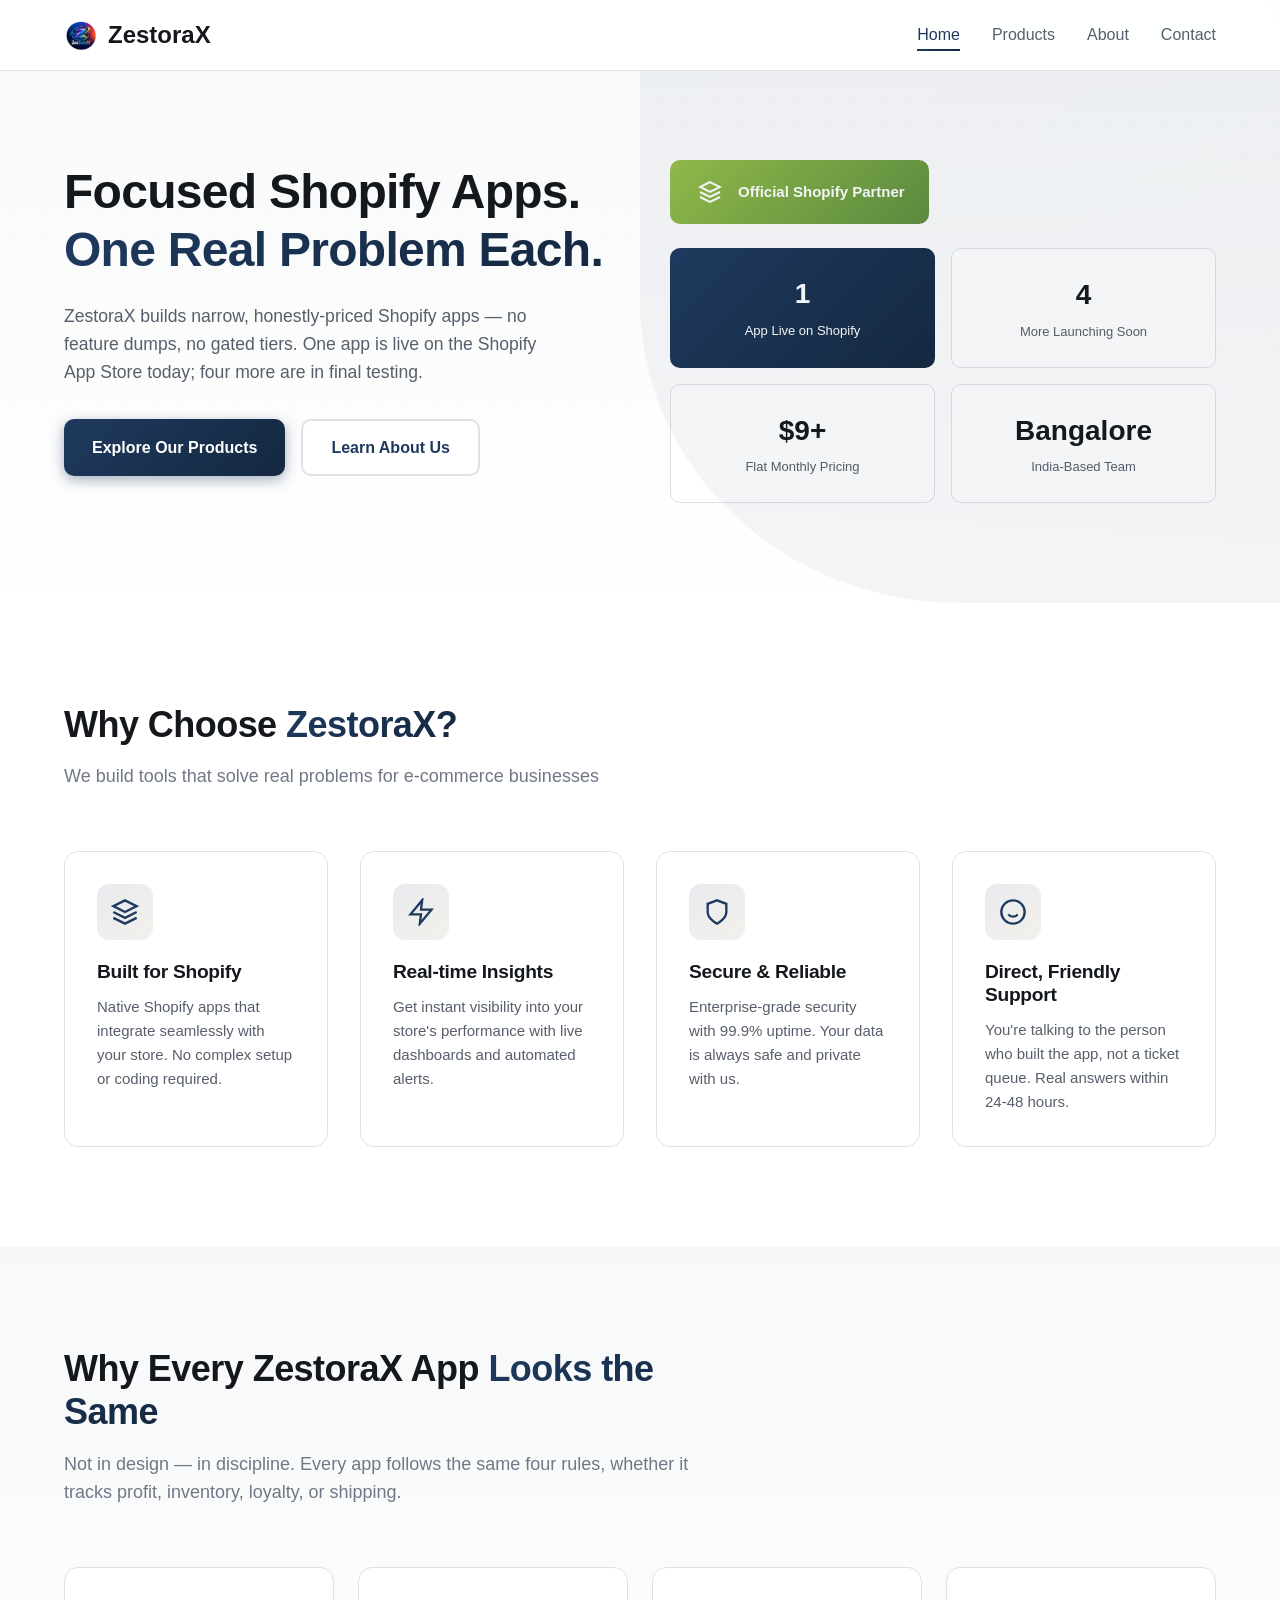
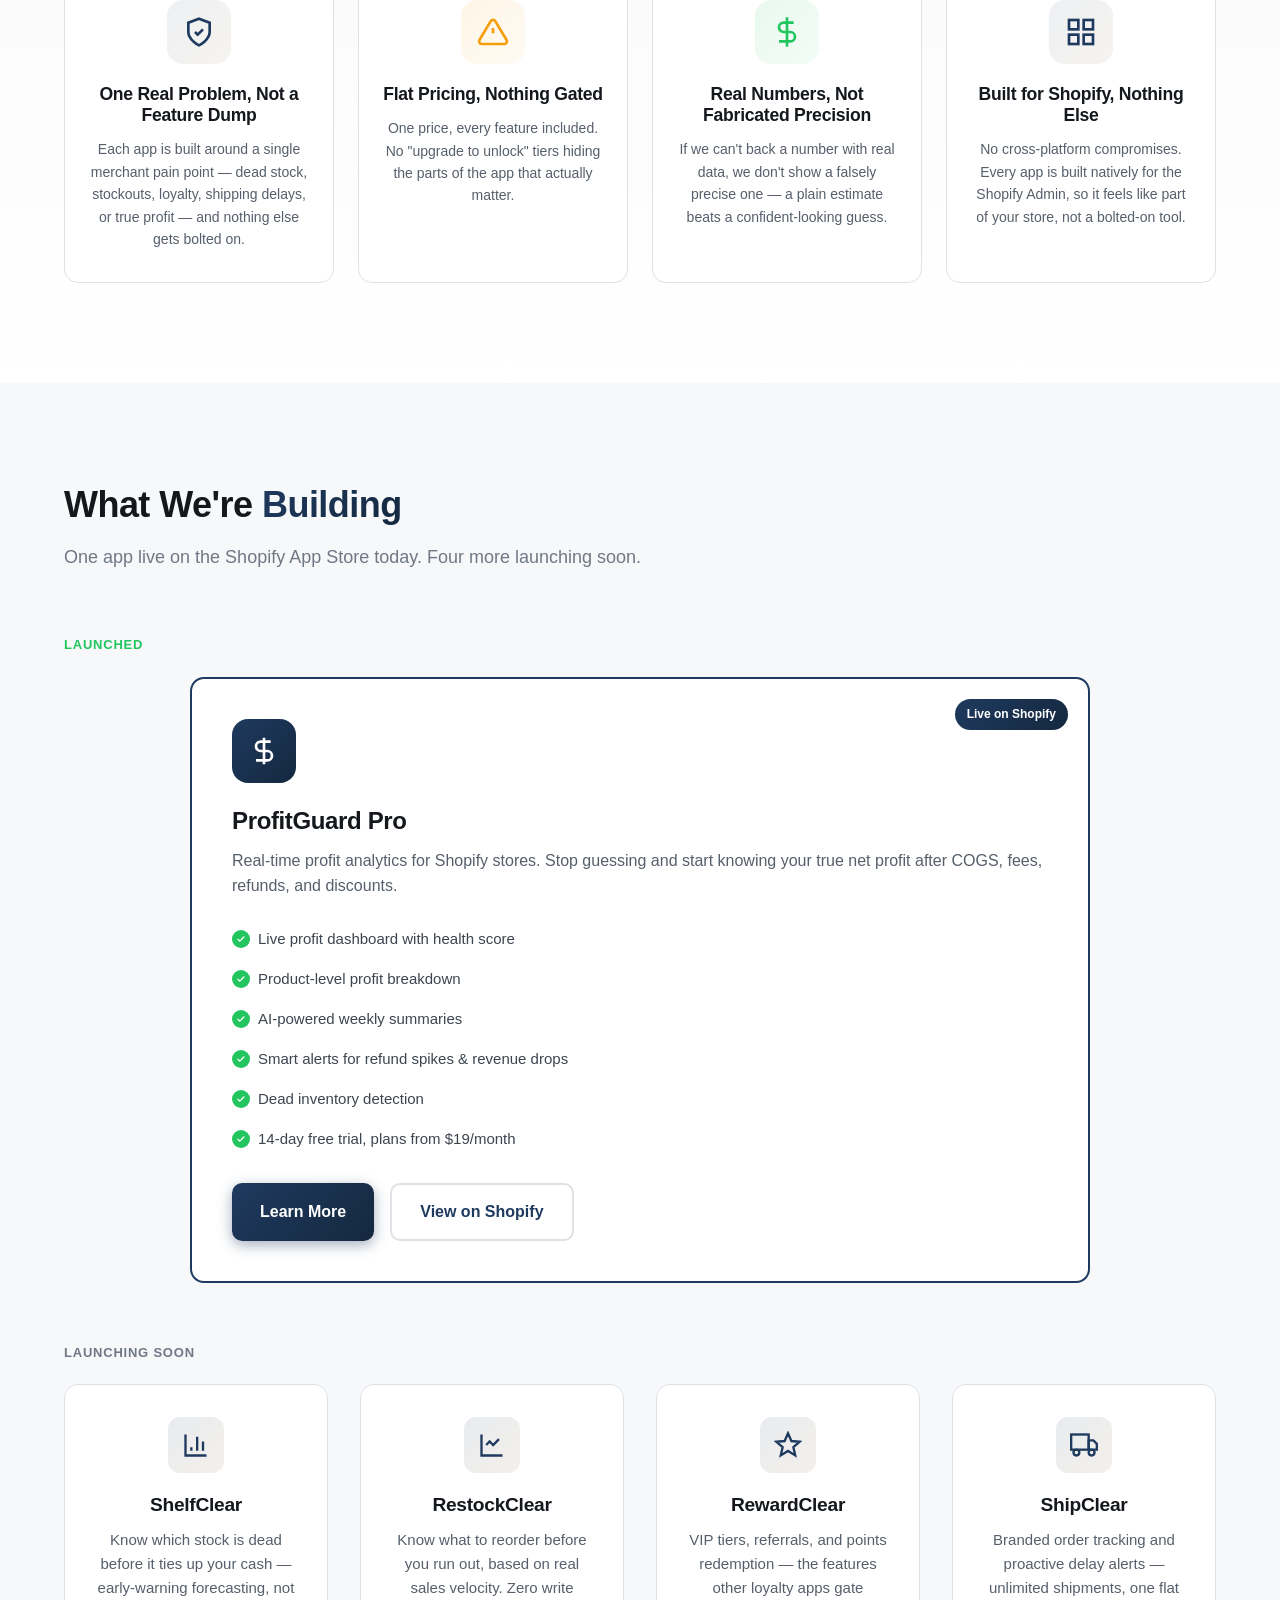
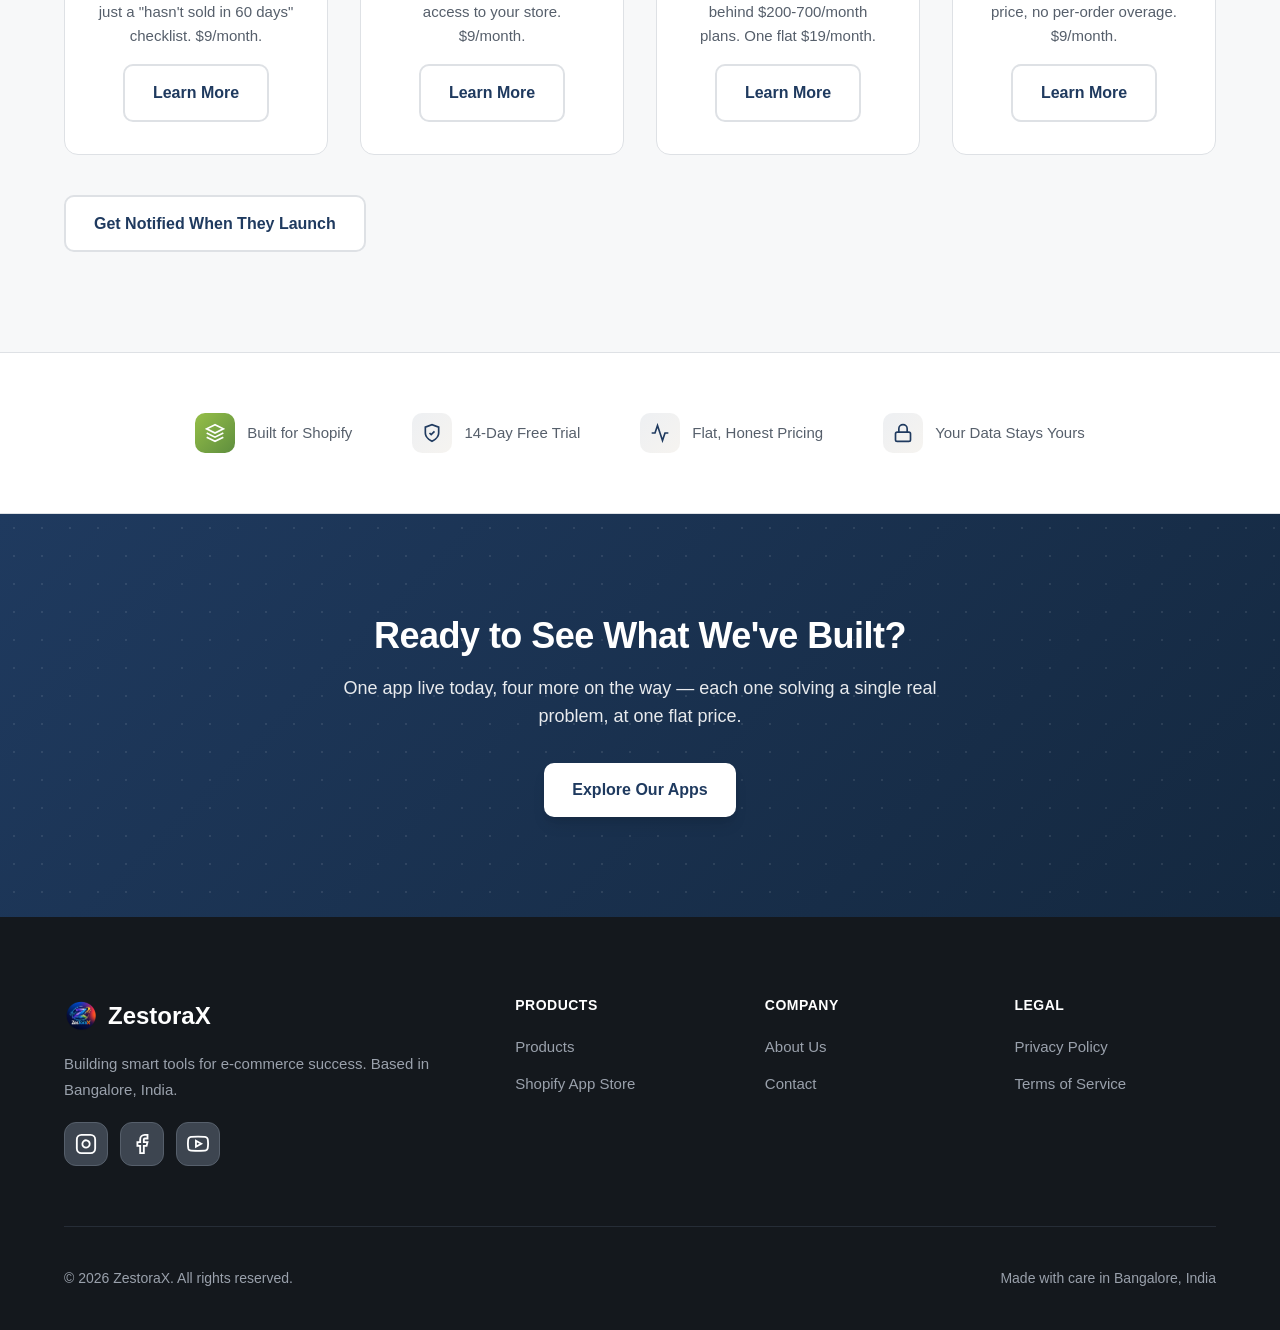
<file: index.html>
<!DOCTYPE html>
<html lang="en">
<head>
    <meta charset="UTF-8">
    <meta name="viewport" content="width=device-width, initial-scale=1.0">
    <meta name="p:domain_verify" content="7755a6f31425435336e4b94a59b1b089"/>
    <meta name="description" content="ZestoraX builds focused Shopify apps, each solving one real merchant problem: profit analytics, dead stock, stockout prevention, loyalty rewards, and order tracking.">
    <meta name="keywords" content="ZestoraX, Shopify apps, e-commerce tools, ProfitGuard Pro, ShelfClear, RestockClear, RewardClear, ShipClear">
    <title>ZestoraX - Smart Tools for E-commerce Success</title>
    <link rel="stylesheet" href="css/styles.css">
    <link rel="icon" type="image/x-icon" href="images/favicon.ico">
    <link rel="apple-touch-icon" href="images/logo.png">
</head>
<body>
    <!-- Navigation -->
    <nav class="navbar">
        <div class="container">
            <a href="index.html" class="logo">
                <img src="images/logo.png" alt="ZestoraX" class="logo-img">
                <span class="logo-text">ZestoraX</span>
            </a>
            <button class="mobile-menu-btn" aria-label="Toggle menu">
                <span></span>
                <span></span>
                <span></span>
            </button>
            <ul class="nav-links">
                <li><a href="index.html" class="active">Home</a></li>
                <li><a href="products.html">Products</a></li>
                <li><a href="about.html">About</a></li>
                <li><a href="contact.html">Contact</a></li>
            </ul>
        </div>
    </nav>

    <!-- Hero Section -->
    <section class="hero hero-split">
        <div class="hero-bg"></div>
        <div class="container">
            <div class="hero-grid">
                <div class="hero-content">
                    <h1 class="hero-title">
                        Focused Shopify Apps.<br>
                        <span class="gradient-text">One Real Problem Each.</span>
                    </h1>
                    <p class="hero-subtitle">
                        ZestoraX builds narrow, honestly-priced Shopify apps — no feature dumps, no gated tiers. One app is live on the Shopify App Store today; four more are in final testing.
                    </p>
                    <div class="hero-buttons">
                        <a href="products.html" class="btn btn-primary">Explore Our Products</a>
                        <a href="about.html" class="btn btn-secondary">Learn About Us</a>
                    </div>
                </div>
                <div class="hero-right">
                    <!-- Shopify Badge -->
                    <div class="shopify-badge-large">
                        <div class="badge-icon">
                            <svg viewBox="0 0 24 24" fill="none" stroke="currentColor" stroke-width="2">
                                <path d="M12 2L2 7l10 5 10-5-10-5zM2 17l10 5 10-5M2 12l10 5 10-5"/>
                            </svg>
                        </div>
                        <span>Official Shopify Partner</span>
                    </div>
                    <!-- Stats -->
                    <div class="hero-metrics">
                        <div class="metric-card highlight">
                            <div class="metric-value">1</div>
                            <div class="metric-label">App Live on Shopify</div>
                        </div>
                        <div class="metric-card">
                            <div class="metric-value">4</div>
                            <div class="metric-label">More Launching Soon</div>
                        </div>
                        <div class="metric-card">
                            <div class="metric-value">$9+</div>
                            <div class="metric-label">Flat Monthly Pricing</div>
                        </div>
                        <div class="metric-card">
                            <div class="metric-value">Bangalore</div>
                            <div class="metric-label">India-Based Team</div>
                        </div>
                    </div>
                </div>
            </div>
        </div>
    </section>

    <!-- What We Do Section -->
    <section class="features">
        <div class="container">
            <div class="section-header">
                <h2>Why Choose <span class="gradient-text">ZestoraX?</span></h2>
                <p>We build tools that solve real problems for e-commerce businesses</p>
            </div>
            <div class="features-grid">
                <div class="feature-card">
                    <div class="feature-icon">
                        <svg viewBox="0 0 24 24" fill="none" stroke="currentColor" stroke-width="2">
                            <path d="M12 2L2 7l10 5 10-5-10-5zM2 17l10 5 10-5M2 12l10 5 10-5"/>
                        </svg>
                    </div>
                    <h3>Built for Shopify</h3>
                    <p>Native Shopify apps that integrate seamlessly with your store. No complex setup or coding required.</p>
                </div>
                <div class="feature-card">
                    <div class="feature-icon">
                        <svg viewBox="0 0 24 24" fill="none" stroke="currentColor" stroke-width="2">
                            <path d="M13 2L3 14h9l-1 8 10-12h-9l1-8z"/>
                        </svg>
                    </div>
                    <h3>Real-time Insights</h3>
                    <p>Get instant visibility into your store's performance with live dashboards and automated alerts.</p>
                </div>
                <div class="feature-card">
                    <div class="feature-icon">
                        <svg viewBox="0 0 24 24" fill="none" stroke="currentColor" stroke-width="2">
                            <path d="M12 22s8-4 8-10V5l-8-3-8 3v7c0 6 8 10 8 10z"/>
                        </svg>
                    </div>
                    <h3>Secure & Reliable</h3>
                    <p>Enterprise-grade security with 99.9% uptime. Your data is always safe and private with us.</p>
                </div>
                <div class="feature-card">
                    <div class="feature-icon">
                        <svg viewBox="0 0 24 24" fill="none" stroke="currentColor" stroke-width="2">
                            <circle cx="12" cy="12" r="10"/>
                            <path d="M8 14s1.5 2 4 2 4-2 4-2M9 9h.01M15 9h.01"/>
                        </svg>
                    </div>
                    <h3>Direct, Friendly Support</h3>
                    <p>You're talking to the person who built the app, not a ticket queue. Real answers within 24-48 hours.</p>
                </div>
            </div>
        </div>
    </section>

    <!-- Our Approach Section -->
    <section class="revenue-protection">
        <div class="container">
            <div class="section-header">
                <h2>Why Every ZestoraX App <span class="gradient-text">Looks the Same</span></h2>
                <p>Not in design — in discipline. Every app follows the same four rules, whether it tracks profit, inventory, loyalty, or shipping.</p>
            </div>
            <div class="protection-grid">
                <div class="protection-card">
                    <div class="protection-icon">
                        <svg viewBox="0 0 24 24" fill="none" stroke="currentColor" stroke-width="2">
                            <path d="M12 22s8-4 8-10V5l-8-3-8 3v7c0 6 8 10 8 10z"/>
                            <path d="M9 12l2 2 4-4"/>
                        </svg>
                    </div>
                    <h3>One Real Problem, Not a Feature Dump</h3>
                    <p>Each app is built around a single merchant pain point — dead stock, stockouts, loyalty, shipping delays, or true profit — and nothing else gets bolted on.</p>
                </div>
                <div class="protection-card">
                    <div class="protection-icon warning">
                        <svg viewBox="0 0 24 24" fill="none" stroke="currentColor" stroke-width="2">
                            <path d="M10.29 3.86L1.82 18a2 2 0 0 0 1.71 3h16.94a2 2 0 0 0 1.71-3L13.71 3.86a2 2 0 0 0-3.42 0z"/>
                            <line x1="12" y1="9" x2="12" y2="13"/>
                            <line x1="12" y1="17" x2="12.01" y2="17"/>
                        </svg>
                    </div>
                    <h3>Flat Pricing, Nothing Gated</h3>
                    <p>One price, every feature included. No "upgrade to unlock" tiers hiding the parts of the app that actually matter.</p>
                </div>
                <div class="protection-card">
                    <div class="protection-icon success">
                        <svg viewBox="0 0 24 24" fill="none" stroke="currentColor" stroke-width="2">
                            <line x1="12" y1="1" x2="12" y2="23"/>
                            <path d="M17 5H9.5a3.5 3.5 0 0 0 0 7h5a3.5 3.5 0 0 1 0 7H6"/>
                        </svg>
                    </div>
                    <h3>Real Numbers, Not Fabricated Precision</h3>
                    <p>If we can't back a number with real data, we don't show a falsely precise one — a plain estimate beats a confident-looking guess.</p>
                </div>
                <div class="protection-card">
                    <div class="protection-icon">
                        <svg viewBox="0 0 24 24" fill="none" stroke="currentColor" stroke-width="2">
                            <rect x="3" y="3" width="7" height="7"/>
                            <rect x="14" y="3" width="7" height="7"/>
                            <rect x="14" y="14" width="7" height="7"/>
                            <rect x="3" y="14" width="7" height="7"/>
                        </svg>
                    </div>
                    <h3>Built for Shopify, Nothing Else</h3>
                    <p>No cross-platform compromises. Every app is built natively for the Shopify Admin, so it feels like part of your store, not a bolted-on tool.</p>
                </div>
            </div>
        </div>
    </section>

    <!-- What We're Building: Launched + Launching Soon -->
    <section class="products-preview">
        <div class="container">
            <div class="section-header">
                <h2>What We're <span class="gradient-text">Building</span></h2>
                <p>One app live on the Shopify App Store today. Four more launching soon.</p>
            </div>

            <div class="row-label" style="margin-bottom: 20px;">
                <span style="font-size: 13px; font-weight: 700; letter-spacing: 0.06em; text-transform: uppercase; color: var(--accent);">Launched</span>
            </div>
            <div class="product-showcase" style="grid-template-columns: 1fr; margin-bottom: 56px;">
                <div class="product-card featured">
                    <div class="product-badge">Live on Shopify</div>
                    <div class="product-icon">
                        <svg viewBox="0 0 24 24" fill="none" stroke="currentColor" stroke-width="2">
                            <path d="M12 2v20M17 5H9.5a3.5 3.5 0 0 0 0 7h5a3.5 3.5 0 0 1 0 7H6"/>
                        </svg>
                    </div>
                    <h3>ProfitGuard Pro</h3>
                    <p>Real-time profit analytics for Shopify stores. Stop guessing and start knowing your true net profit after COGS, fees, refunds, and discounts.</p>
                    <ul class="product-features">
                        <li>Live profit dashboard with health score</li>
                        <li>Product-level profit breakdown</li>
                        <li>AI-powered weekly summaries</li>
                        <li>Smart alerts for refund spikes & revenue drops</li>
                        <li>Dead inventory detection</li>
                        <li>14-day free trial, plans from $19/month</li>
                    </ul>
                    <div style="display: flex; gap: 16px; flex-wrap: wrap;">
                        <a href="profitguard-pro.html" class="btn btn-primary">Learn More</a>
                        <a href="https://apps.shopify.com/profitguard-2" class="btn btn-secondary" target="_blank">View on Shopify</a>
                    </div>
                </div>
            </div>

            <div class="row-label" style="margin-bottom: 20px;">
                <span style="font-size: 13px; font-weight: 700; letter-spacing: 0.06em; text-transform: uppercase; color: var(--gray-500);">Launching Soon</span>
            </div>
            <div class="features-grid">
                <div class="feature-card" style="text-align: center;">
                    <div class="feature-icon" style="margin: 0 auto 20px;">
                        <svg viewBox="0 0 24 24" fill="none" stroke="currentColor" stroke-width="2">
                            <path d="M3 3v18h18"/><path d="M18 17V9M13 17V5M8 17v-3"/>
                        </svg>
                    </div>
                    <h3>ShelfClear</h3>
                    <p>Know which stock is dead before it ties up your cash — early-warning forecasting, not just a "hasn't sold in 60 days" checklist. $9/month.</p>
                    <div style="margin-top: 16px;"><a href="shelfclear.html" class="btn btn-secondary">Learn More</a></div>
                </div>
                <div class="feature-card" style="text-align: center;">
                    <div class="feature-icon" style="margin: 0 auto 20px;">
                        <svg viewBox="0 0 24 24" fill="none" stroke="currentColor" stroke-width="2">
                            <path d="M3 3v18h18"/><path d="M7 12l3-3 3 3 5-5"/>
                        </svg>
                    </div>
                    <h3>RestockClear</h3>
                    <p>Know what to reorder before you run out, based on real sales velocity. Zero write access to your store. $9/month.</p>
                    <div style="margin-top: 16px;"><a href="restockclear.html" class="btn btn-secondary">Learn More</a></div>
                </div>
                <div class="feature-card" style="text-align: center;">
                    <div class="feature-icon" style="margin: 0 auto 20px;">
                        <svg viewBox="0 0 24 24" fill="none" stroke="currentColor" stroke-width="2">
                            <path d="M12 2l2.9 6.6 7.1.6-5.4 4.7 1.6 7-6.2-3.8-6.2 3.8 1.6-7-5.4-4.7 7.1-.6z"/>
                        </svg>
                    </div>
                    <h3>RewardClear</h3>
                    <p>VIP tiers, referrals, and points redemption — the features other loyalty apps gate behind $200-700/month plans. One flat $19/month.</p>
                    <div style="margin-top: 16px;"><a href="rewardclear.html" class="btn btn-secondary">Learn More</a></div>
                </div>
                <div class="feature-card" style="text-align: center;">
                    <div class="feature-icon" style="margin: 0 auto 20px;">
                        <svg viewBox="0 0 24 24" fill="none" stroke="currentColor" stroke-width="2">
                            <rect x="1" y="3" width="15" height="13"/><path d="M16 8h4l3 3v5h-7V8z"/><circle cx="5.5" cy="18.5" r="2.5"/><circle cx="18.5" cy="18.5" r="2.5"/>
                        </svg>
                    </div>
                    <h3>ShipClear</h3>
                    <p>Branded order tracking and proactive delay alerts — unlimited shipments, one flat price, no per-order overage. $9/month.</p>
                    <div style="margin-top: 16px;"><a href="shipclear.html" class="btn btn-secondary">Learn More</a></div>
                </div>
            </div>
            <div style="margin-top: 40px;">
                <a href="contact.html" class="btn btn-secondary">Get Notified When They Launch</a>
            </div>
        </div>
    </section>

    <!-- Trust Section -->
    <section class="trust-section">
        <div class="container">
            <div class="trust-grid">
                <div class="trust-badge shopify-trusted">
                    <div class="trust-icon">
                        <svg viewBox="0 0 24 24" fill="none" stroke="currentColor" stroke-width="2">
                            <path d="M12 2L2 7l10 5 10-5-10-5zM2 17l10 5 10-5M2 12l10 5 10-5"/>
                        </svg>
                    </div>
                    <span>Built for Shopify</span>
                </div>
                <div class="trust-badge">
                    <div class="trust-icon">
                        <svg viewBox="0 0 24 24" fill="none" stroke="currentColor" stroke-width="2">
                            <path d="M12 22s8-4 8-10V5l-8-3-8 3v7c0 6 8 10 8 10z"/>
                            <path d="M9 12l2 2 4-4"/>
                        </svg>
                    </div>
                    <span>14-Day Free Trial</span>
                </div>
                <div class="trust-badge">
                    <div class="trust-icon">
                        <svg viewBox="0 0 24 24" fill="none" stroke="currentColor" stroke-width="2">
                            <polyline points="22 12 18 12 15 21 9 3 6 12 2 12"/>
                        </svg>
                    </div>
                    <span>Flat, Honest Pricing</span>
                </div>
                <div class="trust-badge">
                    <div class="trust-icon">
                        <svg viewBox="0 0 24 24" fill="none" stroke="currentColor" stroke-width="2">
                            <rect x="3" y="11" width="18" height="11" rx="2" ry="2"/>
                            <path d="M7 11V7a5 5 0 0 1 10 0v4"/>
                        </svg>
                    </div>
                    <span>Your Data Stays Yours</span>
                </div>
            </div>
        </div>
    </section>

    <!-- CTA Section -->
    <section class="cta">
        <div class="container">
            <div class="cta-content">
                <h2>Ready to See What We've Built?</h2>
                <p>One app live today, four more on the way — each one solving a single real problem, at one flat price.</p>
                <a href="products.html" class="btn btn-white">Explore Our Apps</a>
            </div>
        </div>
    </section>

    <!-- Footer -->
    <footer class="footer">
        <div class="container">
            <div class="footer-grid">
                <div class="footer-brand">
                    <a href="index.html" class="logo">
                        <img src="images/logo.png" alt="ZestoraX" class="logo-img">
                        <span class="logo-text">ZestoraX</span>
                    </a>
                    <p>Building smart tools for e-commerce success. Based in Bangalore, India.</p>
                    <!-- Social Media Links -->
                    <div class="social-links">
                        <a href="https://www.instagram.com/zestorax.shop/" target="_blank" aria-label="Instagram" class="social-link">
                            <svg viewBox="0 0 24 24" fill="none" stroke="currentColor" stroke-width="2">
                                <rect x="2" y="2" width="20" height="20" rx="5" ry="5"/>
                                <path d="M16 11.37A4 4 0 1 1 12.63 8 4 4 0 0 1 16 11.37z"/>
                                <line x1="17.5" y1="6.5" x2="17.51" y2="6.5"/>
                            </svg>
                        </a>
                        <a href="https://www.facebook.com/profile.php?id=61576040707644" target="_blank" aria-label="Facebook" class="social-link">
                            <svg viewBox="0 0 24 24" fill="none" stroke="currentColor" stroke-width="2">
                                <path d="M18 2h-3a5 5 0 0 0-5 5v3H7v4h3v8h4v-8h3l1-4h-4V7a1 1 0 0 1 1-1h3z"/>
                            </svg>
                        </a>
                        <a href="https://www.youtube.com/@ZestoraX-m9f" target="_blank" aria-label="YouTube" class="social-link">
                            <svg viewBox="0 0 24 24" fill="none" stroke="currentColor" stroke-width="2">
                                <path d="M22.54 6.42a2.78 2.78 0 0 0-1.94-2C18.88 4 12 4 12 4s-6.88 0-8.6.46a2.78 2.78 0 0 0-1.94 2A29 29 0 0 0 1 11.75a29 29 0 0 0 .46 5.33A2.78 2.78 0 0 0 3.4 19c1.72.46 8.6.46 8.6.46s6.88 0 8.6-.46a2.78 2.78 0 0 0 1.94-2 29 29 0 0 0 .46-5.25 29 29 0 0 0-.46-5.33z"/>
                                <polygon points="9.75 15.02 15.5 11.75 9.75 8.48 9.75 15.02"/>
                            </svg>
                        </a>
                    </div>
                </div>
                <div class="footer-links">
                    <h4>Products</h4>
                    <ul>
                        <li><a href="products.html">Products</a></li>
                        <li><a href="https://apps.shopify.com/profitguard-2" target="_blank">Shopify App Store</a></li>
                    </ul>
                </div>
                <div class="footer-links">
                    <h4>Company</h4>
                    <ul>
                        <li><a href="about.html">About Us</a></li>
                        <li><a href="contact.html">Contact</a></li>
                    </ul>
                </div>
                <div class="footer-links">
                    <h4>Legal</h4>
                    <ul>
                        <li><a href="privacy.html">Privacy Policy</a></li>
                        <li><a href="terms.html">Terms of Service</a></li>
                    </ul>
                </div>
            </div>
            <div class="footer-bottom">
                <p>&copy; 2026 ZestoraX. All rights reserved.</p>
                <p>Made with care in Bangalore, India</p>
            </div>
        </div>
    </footer>

    <script src="js/main.js"></script>
</body>
</html>
</file>
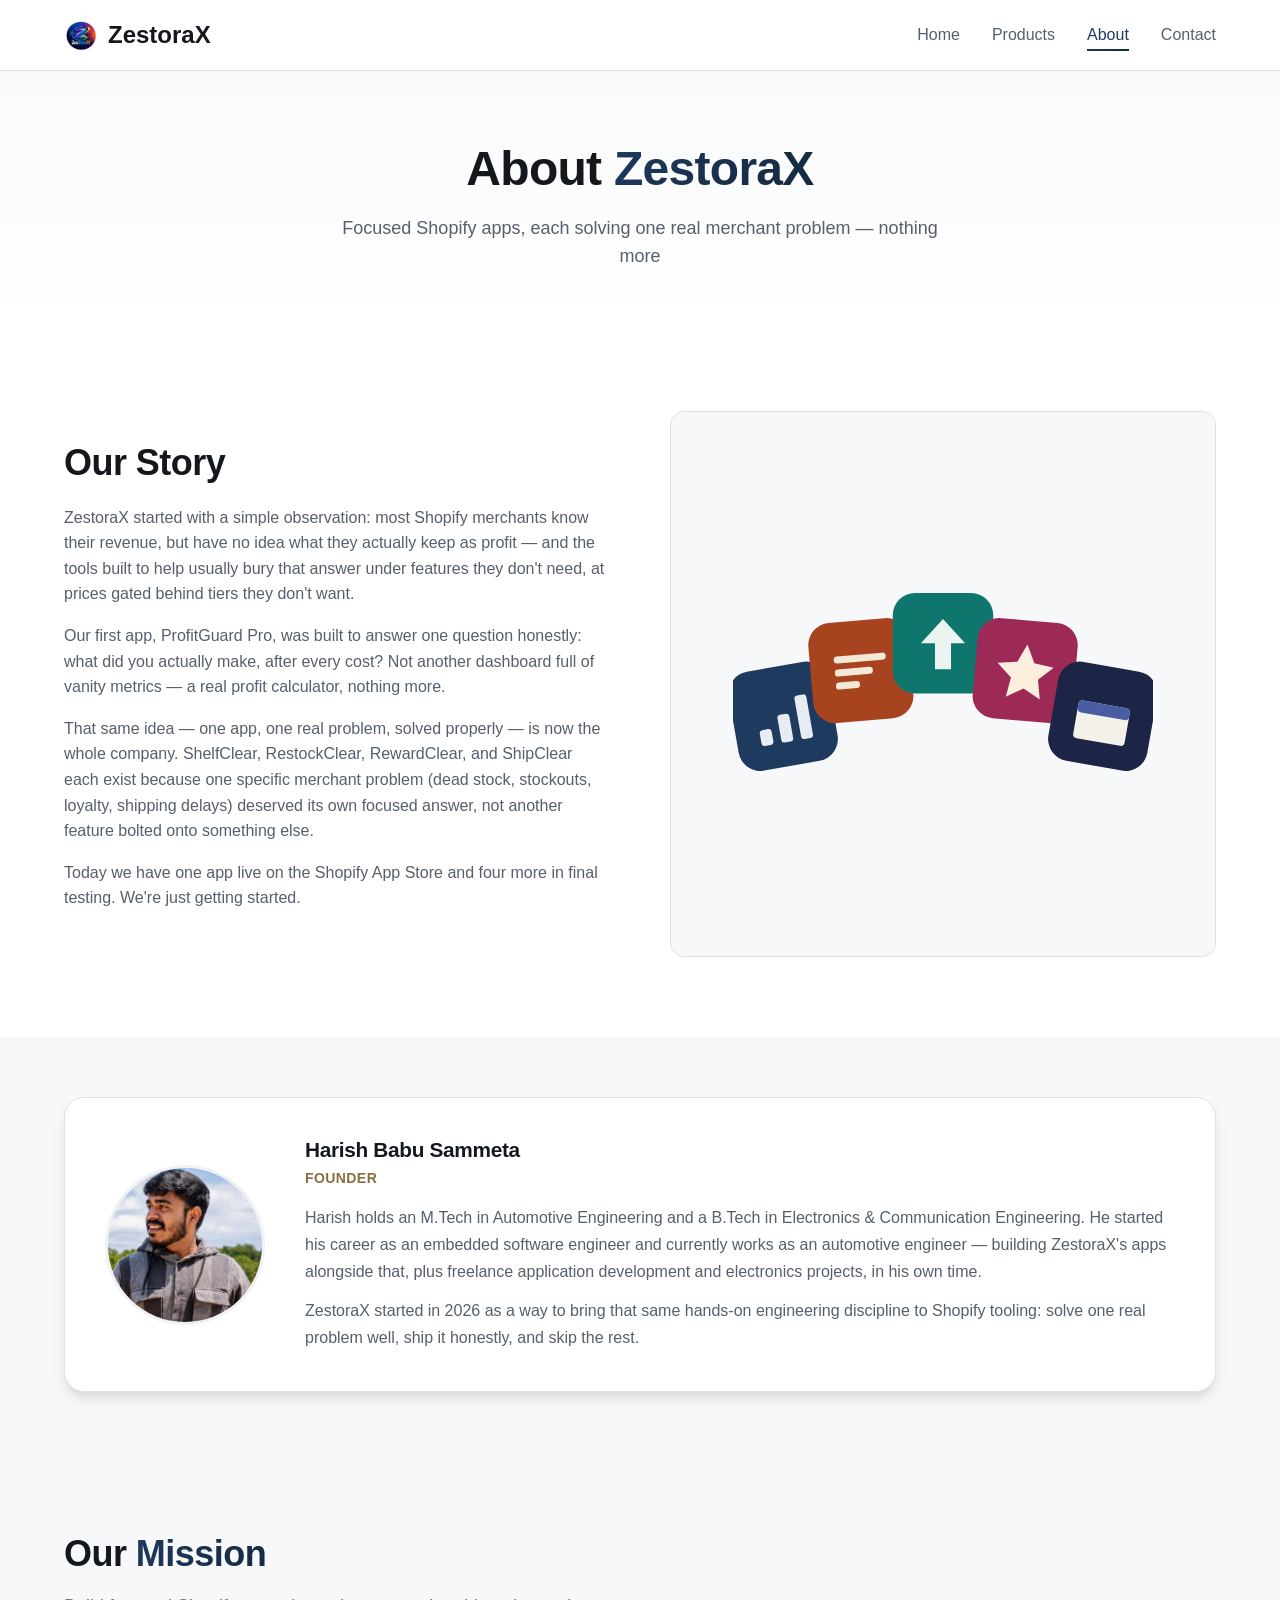
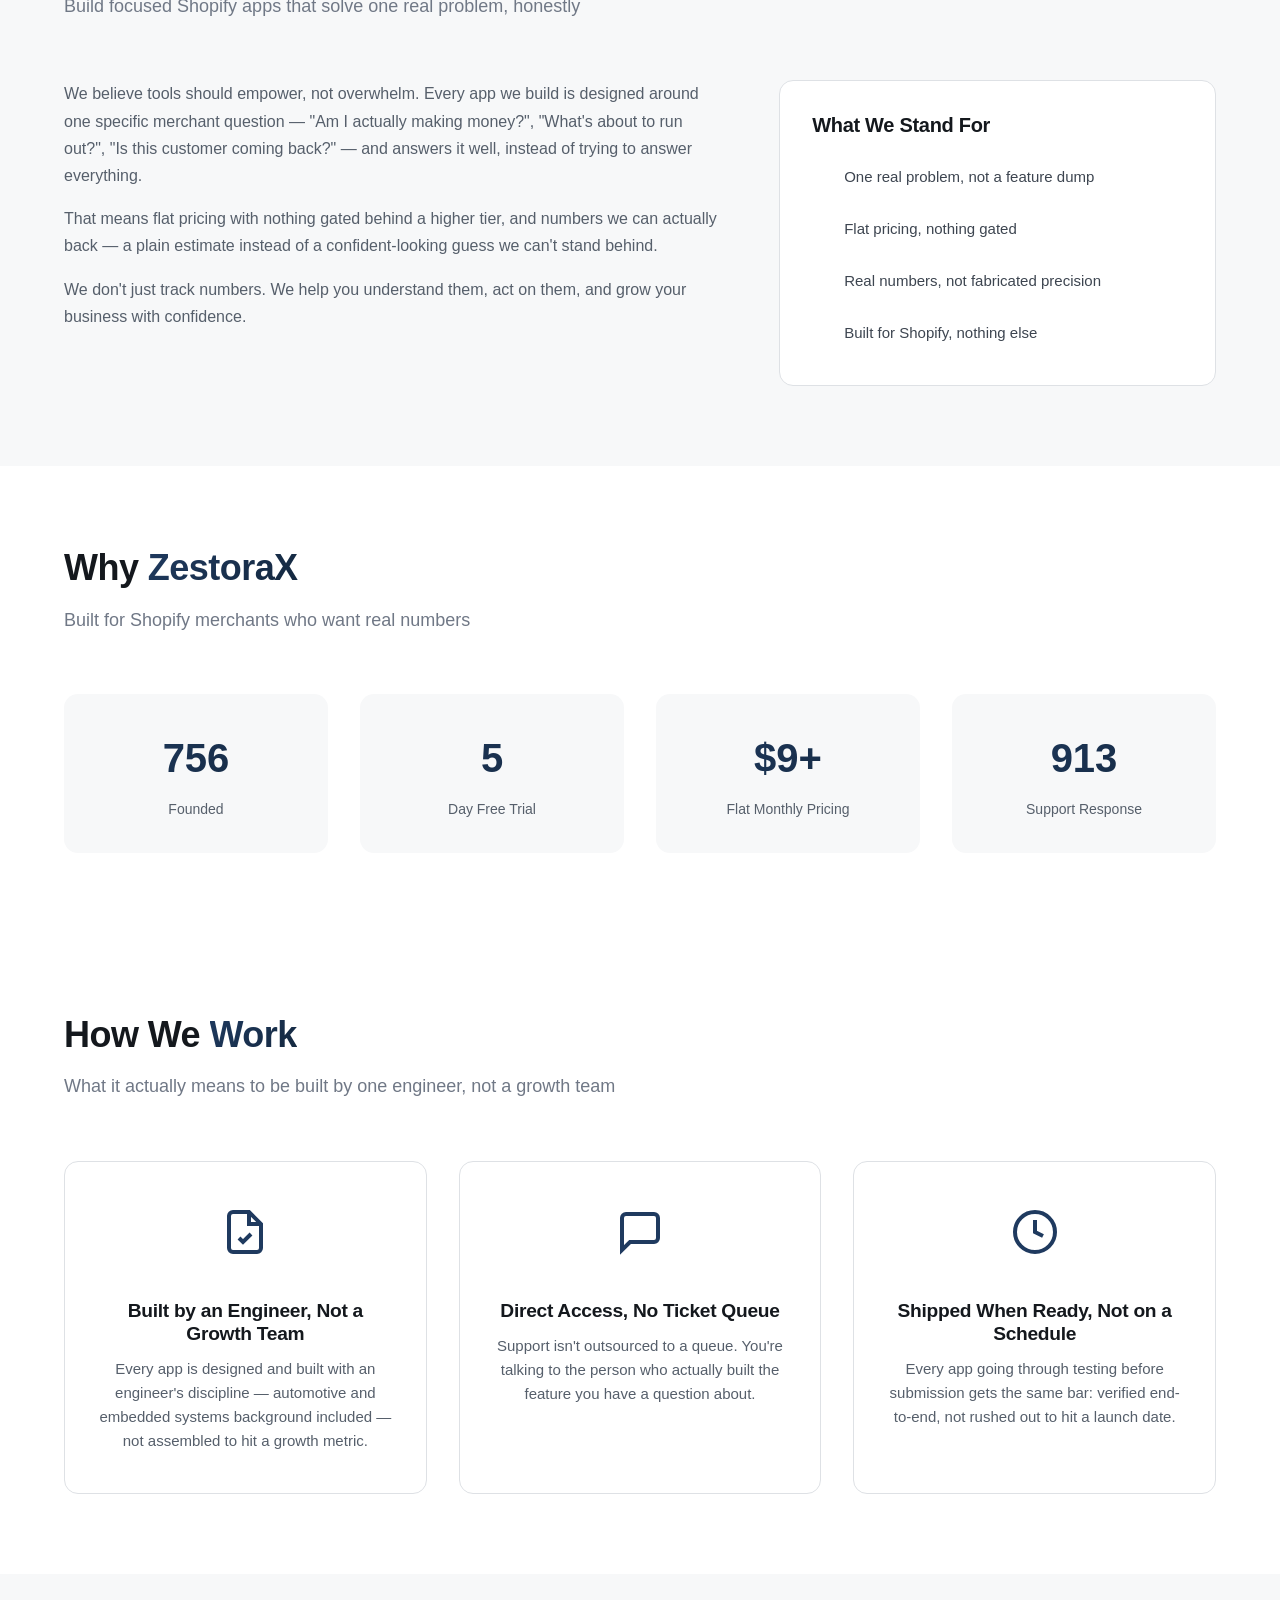
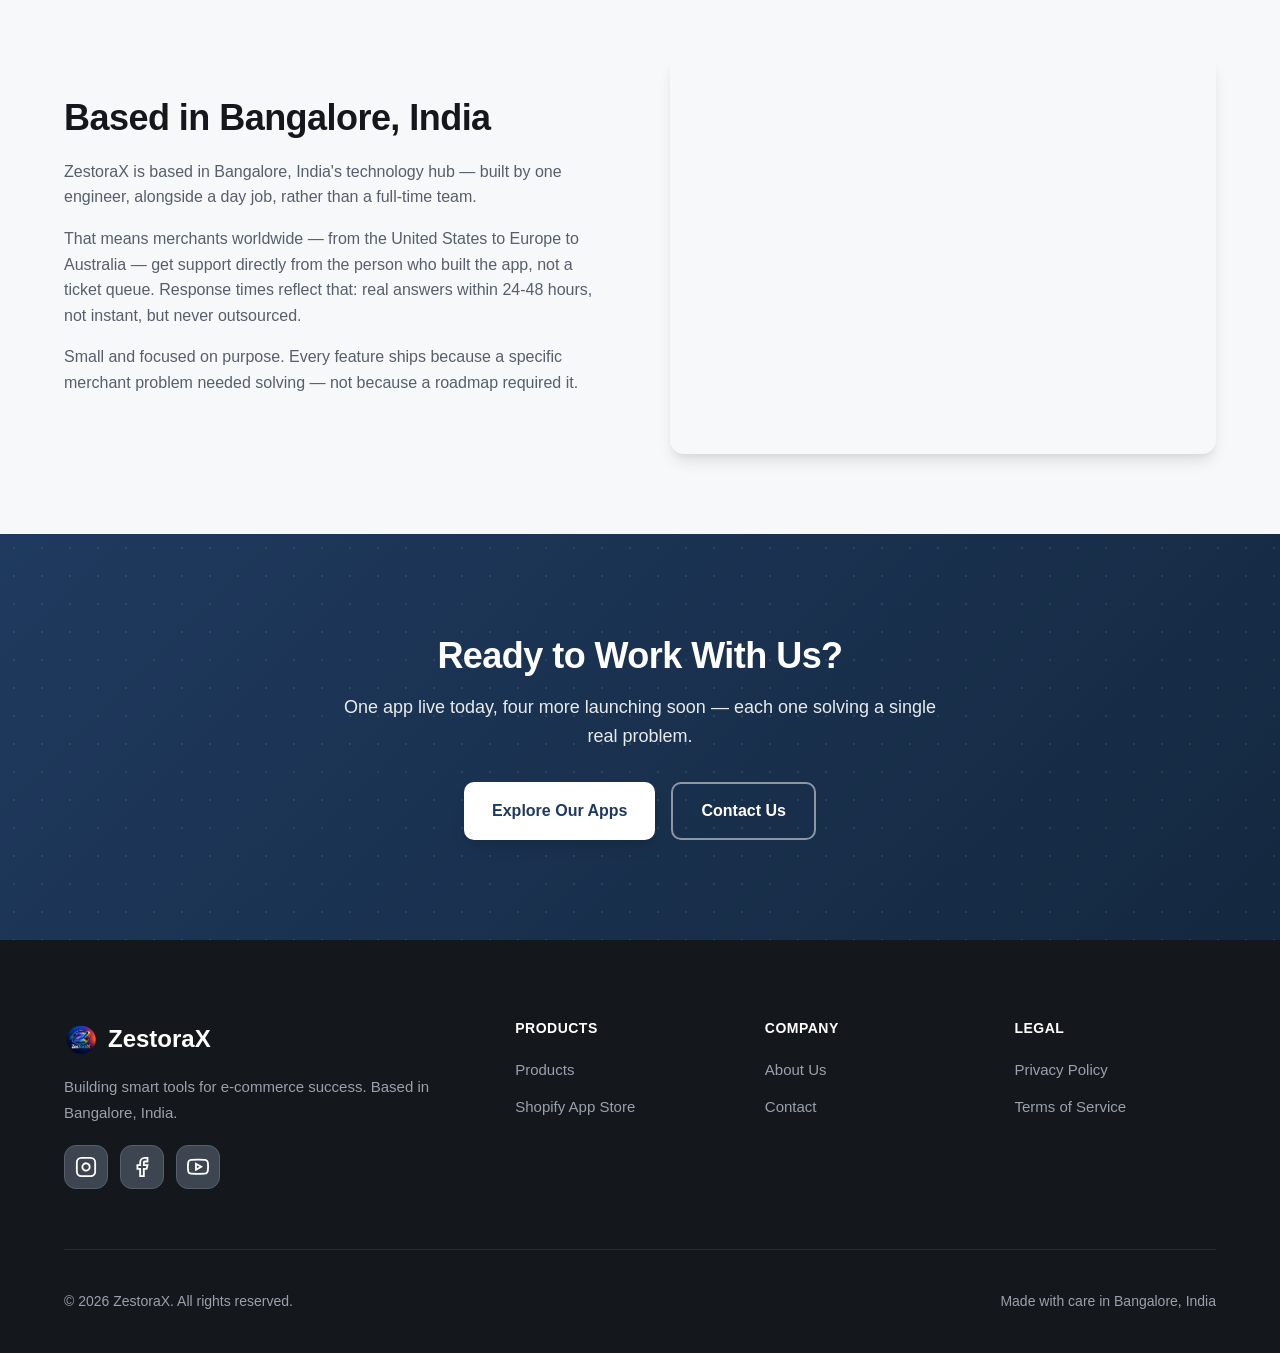
<file: about.html>
<!DOCTYPE html>
<html lang="en">
<head>
    <meta charset="UTF-8">
    <meta name="viewport" content="width=device-width, initial-scale=1.0">
    <meta name="description" content="About ZestoraX - We build focused Shopify apps, each solving one real merchant problem. Based in Bangalore, India.">
    <meta name="keywords" content="ZestoraX, about us, Shopify apps, e-commerce tools, Bangalore">
    <title>About Us - ZestoraX | E-commerce Tools for Shopify</title>
    <link rel="stylesheet" href="css/styles.css">
    <link rel="icon" type="image/x-icon" href="images/favicon.ico">
    <link rel="apple-touch-icon" href="images/logo.png">
</head>
<body>
    <!-- Navigation -->
    <nav class="navbar">
        <div class="container">
            <a href="index.html" class="logo">
                <img src="images/logo.png" alt="ZestoraX" class="logo-img">
                <span class="logo-text">ZestoraX</span>
            </a>
            <button class="mobile-menu-btn" aria-label="Toggle menu">
                <span></span>
                <span></span>
                <span></span>
            </button>
            <ul class="nav-links">
                <li><a href="index.html">Home</a></li>
                <li><a href="products.html">Products</a></li>
                <li><a href="about.html" class="active">About</a></li>
                <li><a href="contact.html">Contact</a></li>
            </ul>
        </div>
    </nav>

    <!-- Page Header -->
    <section class="page-header">
        <div class="container">
            <h1>About <span class="gradient-text">ZestoraX</span></h1>
            <p>Focused Shopify apps, each solving one real merchant problem — nothing more</p>
        </div>
    </section>

    <!-- Our Story Section -->
    <section class="about-content">
        <div class="container">
            <div class="about-grid">
                <div class="about-text">
                    <h2>Our Story</h2>
                    <p>
                        ZestoraX started with a simple observation: most Shopify merchants know their revenue, but have no idea what they actually keep as profit — and the tools built to help usually bury that answer under features they don't need, at prices gated behind tiers they don't want.
                    </p>
                    <p>
                        Our first app, ProfitGuard Pro, was built to answer one question honestly: what did you actually make, after every cost? Not another dashboard full of vanity metrics — a real profit calculator, nothing more.
                    </p>
                    <p>
                        That same idea — one app, one real problem, solved properly — is now the whole company. ShelfClear, RestockClear, RewardClear, and ShipClear each exist because one specific merchant problem (dead stock, stockouts, loyalty, shipping delays) deserved its own focused answer, not another feature bolted onto something else.
                    </p>
                    <p>
                        Today we have one app live on the Shopify App Store and four more in final testing. We're just getting started.
                    </p>
                </div>
                <div class="about-image" style="background: var(--gray-50); border: 1px solid var(--gray-200); display: flex; align-items: center; justify-content: center; padding: 40px; aspect-ratio: 1;">
                    <svg viewBox="0 0 460 200" style="width: 100%; height: auto; max-width: 420px;" role="img" aria-label="The five ZestoraX app icons: ProfitGuard Pro, ShelfClear, RestockClear, RewardClear, and ShipClear">
                        <!-- ProfitGuard Pro: ascending bars (profit growing) -->
                        <g transform="translate(0,80) scale(1.1) rotate(-10,50,50)">
                            <rect width="100" height="100" rx="22" fill="#1F3A5F"/>
                            <rect x="24" y="60" width="12" height="16" rx="3" fill="#E7ECF2"/>
                            <rect x="44" y="48" width="12" height="28" rx="3" fill="#E7ECF2"/>
                            <rect x="64" y="32" width="12" height="44" rx="3" fill="#E7ECF2"/>
                        </g>
                        <!-- ShelfClear: emptying-shelf bars -->
                        <g transform="translate(85,30) scale(1.1) rotate(-5,50,50)">
                            <rect width="100" height="100" rx="22" fill="#A8431F"/>
                            <rect x="24" y="34" width="52" height="7" rx="3.5" fill="#F4E9D7"/>
                            <rect x="24" y="47" width="38" height="7" rx="3.5" fill="#F4E9D7"/>
                            <rect x="24" y="60" width="24" height="7" rx="3.5" fill="#F4E9D7"/>
                        </g>
                        <!-- RestockClear: upward arrow -->
                        <g transform="translate(175,0) scale(1.1)">
                            <rect width="100" height="100" rx="22" fill="#0F766E"/>
                            <path d="M50 26 L72 50 L58 50 L58 76 L42 76 L42 50 L28 50 Z" fill="#EAF5F1"/>
                        </g>
                        <!-- RewardClear: star -->
                        <g transform="translate(265,30) scale(1.1) rotate(5,50,50)">
                            <rect width="100" height="100" rx="22" fill="#9D2957"/>
                            <path d="M50 24 L58.5 42 L78 44.6 L63.5 58 L67 77.5 L50 68 L33 77.5 L36.5 58 L22 44.6 L41.5 42 Z" fill="#FBEEDD"/>
                        </g>
                        <!-- ShipClear: package -->
                        <g transform="translate(350,80) scale(1.1) rotate(10,50,50)">
                            <rect width="100" height="100" rx="22" fill="#1D2547"/>
                            <rect x="24" y="38" width="52" height="38" rx="4" fill="#F3F1EA"/>
                            <rect x="24" y="38" width="52" height="12" rx="4" fill="#4A5DA3"/>
                        </g>
                    </svg>
                </div>
            </div>
        </div>
    </section>

    <!-- Founder Section -->
    <section class="about-content" style="background: var(--gray-50); padding-top: 60px; padding-bottom: 60px;">
        <div class="container">
            <div class="founder-card">
                <div class="founder-photo">
                    <img src="images/founder/1000273731.jpg" alt="Harish Babu Sammeta">
                </div>
                <div class="founder-info">
                    <h3>Harish Babu Sammeta</h3>
                    <span class="founder-title">Founder</span>
                    <p>
                        Harish holds an M.Tech in Automotive Engineering and a B.Tech in Electronics &amp; Communication Engineering. He started his career as an embedded software engineer and currently works as an automotive engineer — building ZestoraX's apps alongside that, plus freelance application development and electronics projects, in his own time.
                    </p>
                    <p>
                        ZestoraX started in 2026 as a way to bring that same hands-on engineering discipline to Shopify tooling: solve one real problem well, ship it honestly, and skip the rest.
                    </p>
                </div>
            </div>
        </div>
    </section>

    <!-- Mission Section -->
    <section class="values-section">
        <div class="container">
            <div class="section-header">
                <h2>Our <span class="gradient-text">Mission</span></h2>
                <p>Build focused Shopify apps that solve one real problem, honestly</p>
            </div>
            <div class="mission-grid">
                <div class="mission-content">
                    <p>
                        We believe tools should empower, not overwhelm. Every app we build is designed around one specific merchant question — "Am I actually making money?", "What's about to run out?", "Is this customer coming back?" — and answers it well, instead of trying to answer everything.
                    </p>
                    <p>
                        That means flat pricing with nothing gated behind a higher tier, and numbers we can actually back — a plain estimate instead of a confident-looking guess we can't stand behind.
                    </p>
                    <p>
                        We don't just track numbers. We help you understand them, act on them, and grow your business with confidence.
                    </p>
                </div>
                <div class="mission-values">
                    <h3>What We Stand For</h3>
                    <ul class="feature-list">
                        <li>One real problem, not a feature dump</li>
                        <li>Flat pricing, nothing gated</li>
                        <li>Real numbers, not fabricated precision</li>
                        <li>Built for Shopify, nothing else</li>
                    </ul>
                </div>
            </div>
        </div>
    </section>

    <!-- Company Stats Section -->
    <section class="company-stats">
        <div class="container">
            <div class="section-header">
                <h2>Why <span class="gradient-text">ZestoraX</span></h2>
                <p>Built for Shopify merchants who want real numbers</p>
            </div>
            <div class="stats-grid">
                <div class="stat-card">
                    <div class="stat-value">2026</div>
                    <div class="stat-label">Founded</div>
                </div>
                <div class="stat-card">
                    <div class="stat-value">14</div>
                    <div class="stat-label">Day Free Trial</div>
                </div>
                <div class="stat-card">
                    <div class="stat-value">$9+</div>
                    <div class="stat-label">Flat Monthly Pricing</div>
                </div>
                <div class="stat-card">
                    <div class="stat-value">24-48hr</div>
                    <div class="stat-label">Support Response</div>
                </div>
            </div>
        </div>
    </section>

    <!-- Values Section -->
    <section class="values-section" style="background: var(--white);">
        <div class="container">
            <div class="section-header">
                <h2>How We <span class="gradient-text">Work</span></h2>
                <p>What it actually means to be built by one engineer, not a growth team</p>
            </div>
            <div class="values-grid">
                <div class="value-card">
                    <div class="icon">
                        <svg viewBox="0 0 24 24" fill="none" stroke="currentColor" stroke-width="2" style="width: 48px; height: 48px; stroke: var(--primary);">
                            <path d="M14 2H6a2 2 0 0 0-2 2v16a2 2 0 0 0 2 2h12a2 2 0 0 0 2-2V8z"/>
                            <polyline points="14 2 14 8 20 8"/>
                            <path d="M9 15l2 2 4-4"/>
                        </svg>
                    </div>
                    <h3>Built by an Engineer, Not a Growth Team</h3>
                    <p>Every app is designed and built with an engineer's discipline — automotive and embedded systems background included — not assembled to hit a growth metric.</p>
                </div>
                <div class="value-card">
                    <div class="icon">
                        <svg viewBox="0 0 24 24" fill="none" stroke="currentColor" stroke-width="2" style="width: 48px; height: 48px; stroke: var(--primary);">
                            <path d="M21 15a2 2 0 0 1-2 2H7l-4 4V5a2 2 0 0 1 2-2h14a2 2 0 0 1 2 2z"/>
                        </svg>
                    </div>
                    <h3>Direct Access, No Ticket Queue</h3>
                    <p>Support isn't outsourced to a queue. You're talking to the person who actually built the feature you have a question about.</p>
                </div>
                <div class="value-card">
                    <div class="icon">
                        <svg viewBox="0 0 24 24" fill="none" stroke="currentColor" stroke-width="2" style="width: 48px; height: 48px; stroke: var(--primary);">
                            <circle cx="12" cy="12" r="10"/>
                            <path d="M12 6v6l4 2"/>
                        </svg>
                    </div>
                    <h3>Shipped When Ready, Not on a Schedule</h3>
                    <p>Every app going through testing before submission gets the same bar: verified end-to-end, not rushed out to hit a launch date.</p>
                </div>
            </div>
        </div>
    </section>

    <!-- Location Section -->
    <section class="about-content" style="background: var(--gray-50);">
        <div class="container">
            <div class="about-grid">
                <div class="about-text">
                    <h2>Based in Bangalore, India</h2>
                    <p>
                        ZestoraX is based in Bangalore, India's technology hub — built by one engineer, alongside a day job, rather than a full-time team.
                    </p>
                    <p>
                        That means merchants worldwide — from the United States to Europe to Australia — get support directly from the person who built the app, not a ticket queue. Response times reflect that: real answers within 24-48 hours, not instant, but never outsourced.
                    </p>
                    <p>
                        Small and focused on purpose. Every feature ships because a specific merchant problem needed solving — not because a roadmap required it.
                    </p>
                </div>
                <div class="map-container">
                    <iframe
                        src="https://www.google.com/maps/embed?pb=!1m18!1m12!1m3!1d497699.9973874144!2d77.35074421903857!3d12.95384772557481!2m3!1f0!2f0!3f0!3m2!1i1024!2i768!4f13.1!3m3!1m2!1s0x3bae1670c9b44e6d%3A0xf8dfc3e8517e4fe0!2sBengaluru%2C%20Karnataka%2C%20India!5e0!3m2!1sen!2sus!4v1699000000000!5m2!1sen!2sus"
                        width="100%"
                        height="100%"
                        style="border:0; border-radius: 16px;"
                        allowfullscreen=""
                        loading="lazy"
                        referrerpolicy="no-referrer-when-downgrade">
                    </iframe>
                </div>
            </div>
        </div>
    </section>

    <!-- CTA Section -->
    <section class="cta">
        <div class="container">
            <div class="cta-content">
                <h2>Ready to Work With Us?</h2>
                <p>One app live today, four more launching soon — each one solving a single real problem.</p>
                <div style="display: flex; gap: 16px; justify-content: center; flex-wrap: wrap;">
                    <a href="products.html" class="btn btn-white">Explore Our Apps</a>
                    <a href="contact.html" class="btn btn-outline-light">Contact Us</a>
                </div>
            </div>
        </div>
    </section>

    <!-- Footer -->
    <footer class="footer">
        <div class="container">
            <div class="footer-grid">
                <div class="footer-brand">
                    <a href="index.html" class="logo">
                        <img src="images/logo.png" alt="ZestoraX" class="logo-img">
                        <span class="logo-text">ZestoraX</span>
                    </a>
                    <p>Building smart tools for e-commerce success. Based in Bangalore, India.</p>
                    <!-- Social Media Links -->
                    <div class="social-links">
                        <a href="https://www.instagram.com/zestorax.shop/" target="_blank" aria-label="Instagram" class="social-link">
                            <svg viewBox="0 0 24 24" fill="none" stroke="currentColor" stroke-width="2">
                                <rect x="2" y="2" width="20" height="20" rx="5" ry="5"/>
                                <path d="M16 11.37A4 4 0 1 1 12.63 8 4 4 0 0 1 16 11.37z"/>
                                <line x1="17.5" y1="6.5" x2="17.51" y2="6.5"/>
                            </svg>
                        </a>
                        <a href="https://www.facebook.com/profile.php?id=61576040707644" target="_blank" aria-label="Facebook" class="social-link">
                            <svg viewBox="0 0 24 24" fill="none" stroke="currentColor" stroke-width="2">
                                <path d="M18 2h-3a5 5 0 0 0-5 5v3H7v4h3v8h4v-8h3l1-4h-4V7a1 1 0 0 1 1-1h3z"/>
                            </svg>
                        </a>
                        <a href="https://www.youtube.com/@ZestoraX-m9f" target="_blank" aria-label="YouTube" class="social-link">
                            <svg viewBox="0 0 24 24" fill="none" stroke="currentColor" stroke-width="2">
                                <path d="M22.54 6.42a2.78 2.78 0 0 0-1.94-2C18.88 4 12 4 12 4s-6.88 0-8.6.46a2.78 2.78 0 0 0-1.94 2A29 29 0 0 0 1 11.75a29 29 0 0 0 .46 5.33A2.78 2.78 0 0 0 3.4 19c1.72.46 8.6.46 8.6.46s6.88 0 8.6-.46a2.78 2.78 0 0 0 1.94-2 29 29 0 0 0 .46-5.25 29 29 0 0 0-.46-5.33z"/>
                                <polygon points="9.75 15.02 15.5 11.75 9.75 8.48 9.75 15.02"/>
                            </svg>
                        </a>
                    </div>
                </div>
                <div class="footer-links">
                    <h4>Products</h4>
                    <ul>
                        <li><a href="products.html">Products</a></li>
                        <li><a href="https://apps.shopify.com/profitguard-2" target="_blank">Shopify App Store</a></li>
                    </ul>
                </div>
                <div class="footer-links">
                    <h4>Company</h4>
                    <ul>
                        <li><a href="about.html">About Us</a></li>
                        <li><a href="contact.html">Contact</a></li>
                    </ul>
                </div>
                <div class="footer-links">
                    <h4>Legal</h4>
                    <ul>
                        <li><a href="privacy.html">Privacy Policy</a></li>
                        <li><a href="terms.html">Terms of Service</a></li>
                    </ul>
                </div>
            </div>
            <div class="footer-bottom">
                <p>&copy; 2026 ZestoraX. All rights reserved.</p>
                <p>Made with care in Bangalore, India</p>
            </div>
        </div>
    </footer>

    <script src="js/main.js"></script>
</body>
</html>
</file>
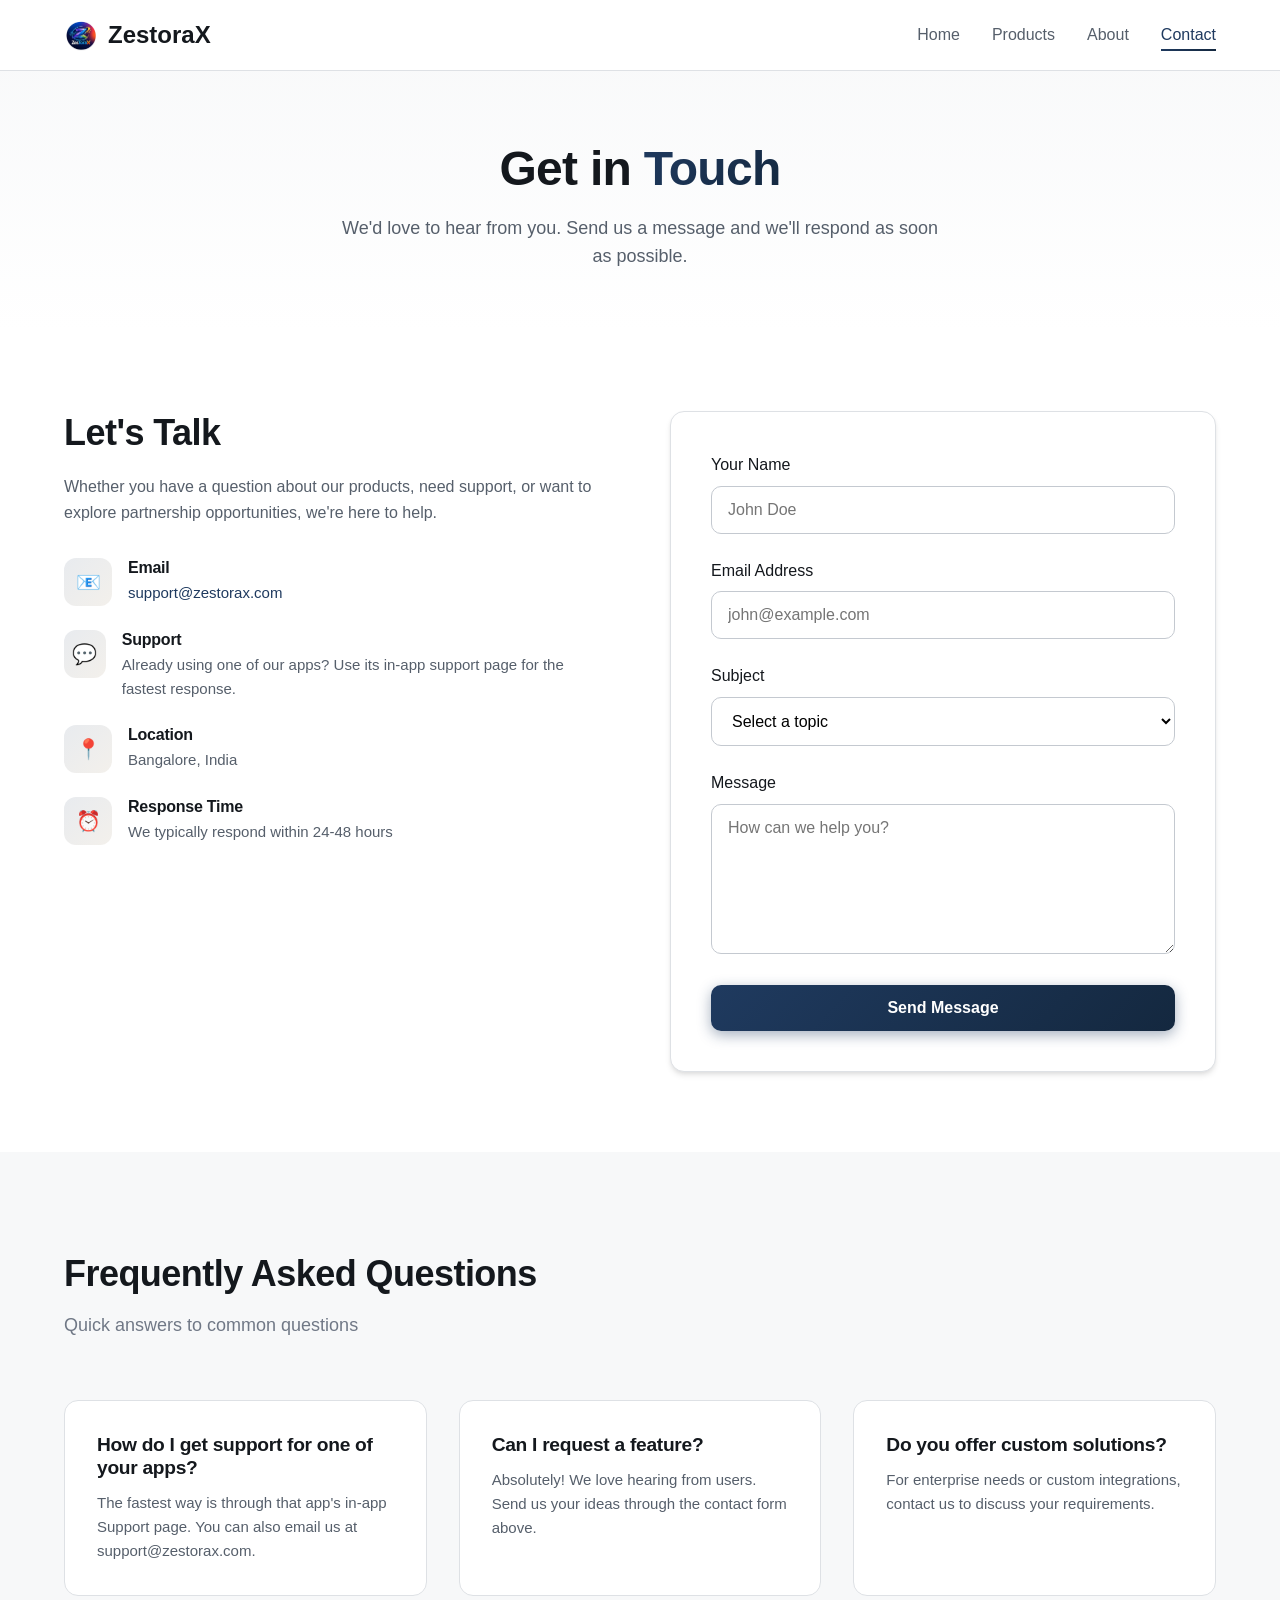
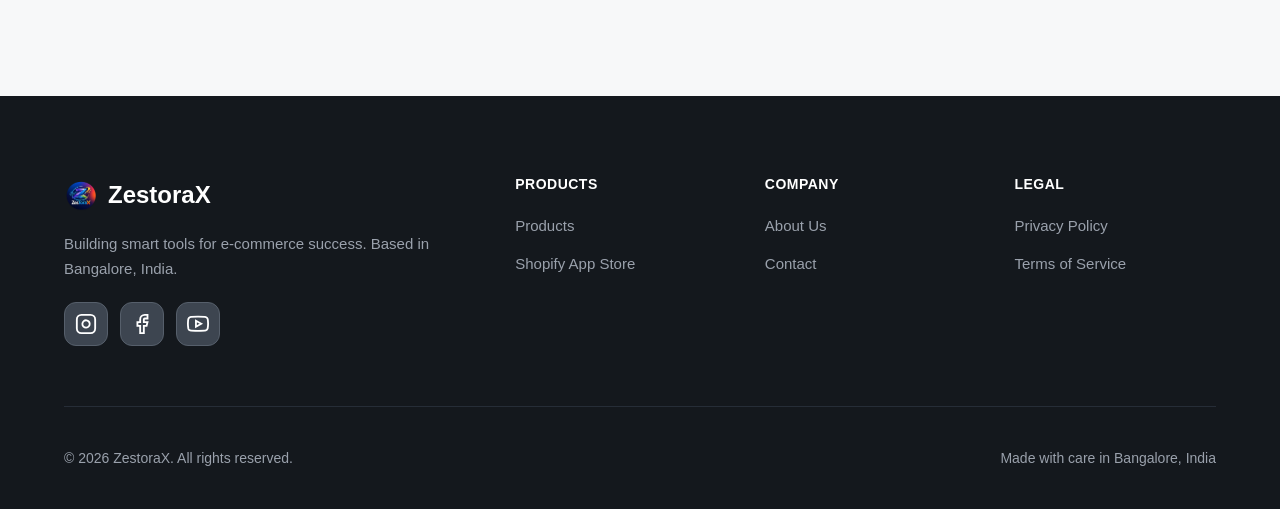
<file: contact.html>
<!DOCTYPE html>
<html lang="en">
<head>
    <meta charset="UTF-8">
    <meta name="viewport" content="width=device-width, initial-scale=1.0">
    <meta name="description" content="Contact ZestoraX - Get in touch for support, partnerships, or general inquiries.">
    <title>Contact Us - ZestoraX</title>
    <link rel="stylesheet" href="css/styles.css">
    <link rel="icon" type="image/x-icon" href="images/favicon.ico">
    <link rel="apple-touch-icon" href="images/logo.png">
</head>
<body>
    <!-- Navigation -->
    <nav class="navbar">
        <div class="container">
            <a href="index.html" class="logo">
                <img src="images/logo.png" alt="ZestoraX" class="logo-img">
                <span class="logo-text">ZestoraX</span>
            </a>
            <button class="mobile-menu-btn" aria-label="Toggle menu">
                <span></span>
                <span></span>
                <span></span>
            </button>
            <ul class="nav-links">
                <li><a href="index.html">Home</a></li>
                <li><a href="products.html">Products</a></li>
                <li><a href="about.html">About</a></li>
                <li><a href="contact.html" class="active">Contact</a></li>
            </ul>
        </div>
    </nav>

    <!-- Page Header -->
    <section class="page-header">
        <div class="container">
            <h1>Get in <span class="gradient-text">Touch</span></h1>
            <p>We'd love to hear from you. Send us a message and we'll respond as soon as possible.</p>
        </div>
    </section>

    <!-- Contact Content -->
    <section class="contact-content">
        <div class="container">
            <div class="contact-grid">
                <div class="contact-info">
                    <h2>Let's Talk</h2>
                    <p>
                        Whether you have a question about our products, need support, or want to explore partnership opportunities, we're here to help.
                    </p>

                    <div class="contact-methods">
                        <div class="contact-method">
                            <div class="icon">📧</div>
                            <div>
                                <h4>Email</h4>
                                <p><a href="mailto:support@zestorax.com">support@zestorax.com</a></p>
                            </div>
                        </div>
                        <div class="contact-method">
                            <div class="icon">💬</div>
                            <div>
                                <h4>Support</h4>
                                <p>Already using one of our apps? Use its in-app support page for the fastest response.</p>
                            </div>
                        </div>
                        <div class="contact-method">
                            <div class="icon">📍</div>
                            <div>
                                <h4>Location</h4>
                                <p>Bangalore, India</p>
                            </div>
                        </div>
                        <div class="contact-method">
                            <div class="icon">⏰</div>
                            <div>
                                <h4>Response Time</h4>
                                <p>We typically respond within 24-48 hours</p>
                            </div>
                        </div>
                    </div>
                </div>

                <div class="contact-form">
                    <form id="contactForm" action="https://formspree.io/f/xykqqkln" method="POST">
                        <div class="form-group">
                            <label for="name">Your Name</label>
                            <input type="text" id="name" name="name" required placeholder="John Doe">
                        </div>
                        <div class="form-group">
                            <label for="email">Email Address</label>
                            <input type="email" id="email" name="email" required placeholder="john@example.com">
                        </div>
                        <div class="form-group">
                            <label for="subject">Subject</label>
                            <select id="subject" name="subject" required>
                                <option value="">Select a topic</option>
                                <option value="support">Product Support</option>
                                <option value="sales">Sales Inquiry</option>
                                <option value="partnership">Partnership</option>
                                <option value="feedback">Feedback</option>
                                <option value="other">Other</option>
                            </select>
                        </div>
                        <div class="form-group">
                            <label for="message">Message</label>
                            <textarea id="message" name="message" required placeholder="How can we help you?"></textarea>
                        </div>
                        <button type="submit" class="btn btn-primary">Send Message</button>
                    </form>
                </div>
            </div>
        </div>
    </section>

    <!-- FAQ Section -->
    <section class="features" style="background: var(--gray-50);">
        <div class="container">
            <div class="section-header">
                <h2>Frequently Asked Questions</h2>
                <p>Quick answers to common questions</p>
            </div>
            <div class="features-grid">
                <div class="feature-card">
                    <h3>How do I get support for one of your apps?</h3>
                    <p>The fastest way is through that app's in-app Support page. You can also email us at support@zestorax.com.</p>
                </div>
                <div class="feature-card">
                    <h3>Can I request a feature?</h3>
                    <p>Absolutely! We love hearing from users. Send us your ideas through the contact form above.</p>
                </div>
                <div class="feature-card">
                    <h3>Do you offer custom solutions?</h3>
                    <p>For enterprise needs or custom integrations, contact us to discuss your requirements.</p>
                </div>
            </div>
        </div>
    </section>

    <!-- Footer -->
    <footer class="footer">
        <div class="container">
            <div class="footer-grid">
                <div class="footer-brand">
                    <a href="index.html" class="logo">
                        <img src="images/logo.png" alt="ZestoraX" class="logo-img">
                        <span class="logo-text">ZestoraX</span>
                    </a>
                    <p>Building smart tools for e-commerce success. Based in Bangalore, India.</p>
                    <!-- Social Media Links -->
                    <div class="social-links">
                        <a href="https://www.instagram.com/zestorax.shop/" target="_blank" aria-label="Instagram" class="social-link">
                            <svg viewBox="0 0 24 24" fill="none" stroke="currentColor" stroke-width="2">
                                <rect x="2" y="2" width="20" height="20" rx="5" ry="5"/>
                                <path d="M16 11.37A4 4 0 1 1 12.63 8 4 4 0 0 1 16 11.37z"/>
                                <line x1="17.5" y1="6.5" x2="17.51" y2="6.5"/>
                            </svg>
                        </a>
                        <a href="https://www.facebook.com/profile.php?id=61576040707644" target="_blank" aria-label="Facebook" class="social-link">
                            <svg viewBox="0 0 24 24" fill="none" stroke="currentColor" stroke-width="2">
                                <path d="M18 2h-3a5 5 0 0 0-5 5v3H7v4h3v8h4v-8h3l1-4h-4V7a1 1 0 0 1 1-1h3z"/>
                            </svg>
                        </a>
                        <a href="https://www.youtube.com/@ZestoraX-m9f" target="_blank" aria-label="YouTube" class="social-link">
                            <svg viewBox="0 0 24 24" fill="none" stroke="currentColor" stroke-width="2">
                                <path d="M22.54 6.42a2.78 2.78 0 0 0-1.94-2C18.88 4 12 4 12 4s-6.88 0-8.6.46a2.78 2.78 0 0 0-1.94 2A29 29 0 0 0 1 11.75a29 29 0 0 0 .46 5.33A2.78 2.78 0 0 0 3.4 19c1.72.46 8.6.46 8.6.46s6.88 0 8.6-.46a2.78 2.78 0 0 0 1.94-2 29 29 0 0 0 .46-5.25 29 29 0 0 0-.46-5.33z"/>
                                <polygon points="9.75 15.02 15.5 11.75 9.75 8.48 9.75 15.02"/>
                            </svg>
                        </a>
                    </div>
                </div>
                <div class="footer-links">
                    <h4>Products</h4>
                    <ul>
                        <li><a href="products.html">Products</a></li>
                        <li><a href="https://apps.shopify.com/profitguard-2" target="_blank">Shopify App Store</a></li>
                    </ul>
                </div>
                <div class="footer-links">
                    <h4>Company</h4>
                    <ul>
                        <li><a href="about.html">About Us</a></li>
                        <li><a href="contact.html">Contact</a></li>
                    </ul>
                </div>
                <div class="footer-links">
                    <h4>Legal</h4>
                    <ul>
                        <li><a href="privacy.html">Privacy Policy</a></li>
                        <li><a href="terms.html">Terms of Service</a></li>
                    </ul>
                </div>
            </div>
            <div class="footer-bottom">
                <p>&copy; 2026 ZestoraX. All rights reserved.</p>
                <p>Made with care in Bangalore, India</p>
            </div>
        </div>
    </footer>

    <script src="js/main.js"></script>
</body>
</html>
</file>
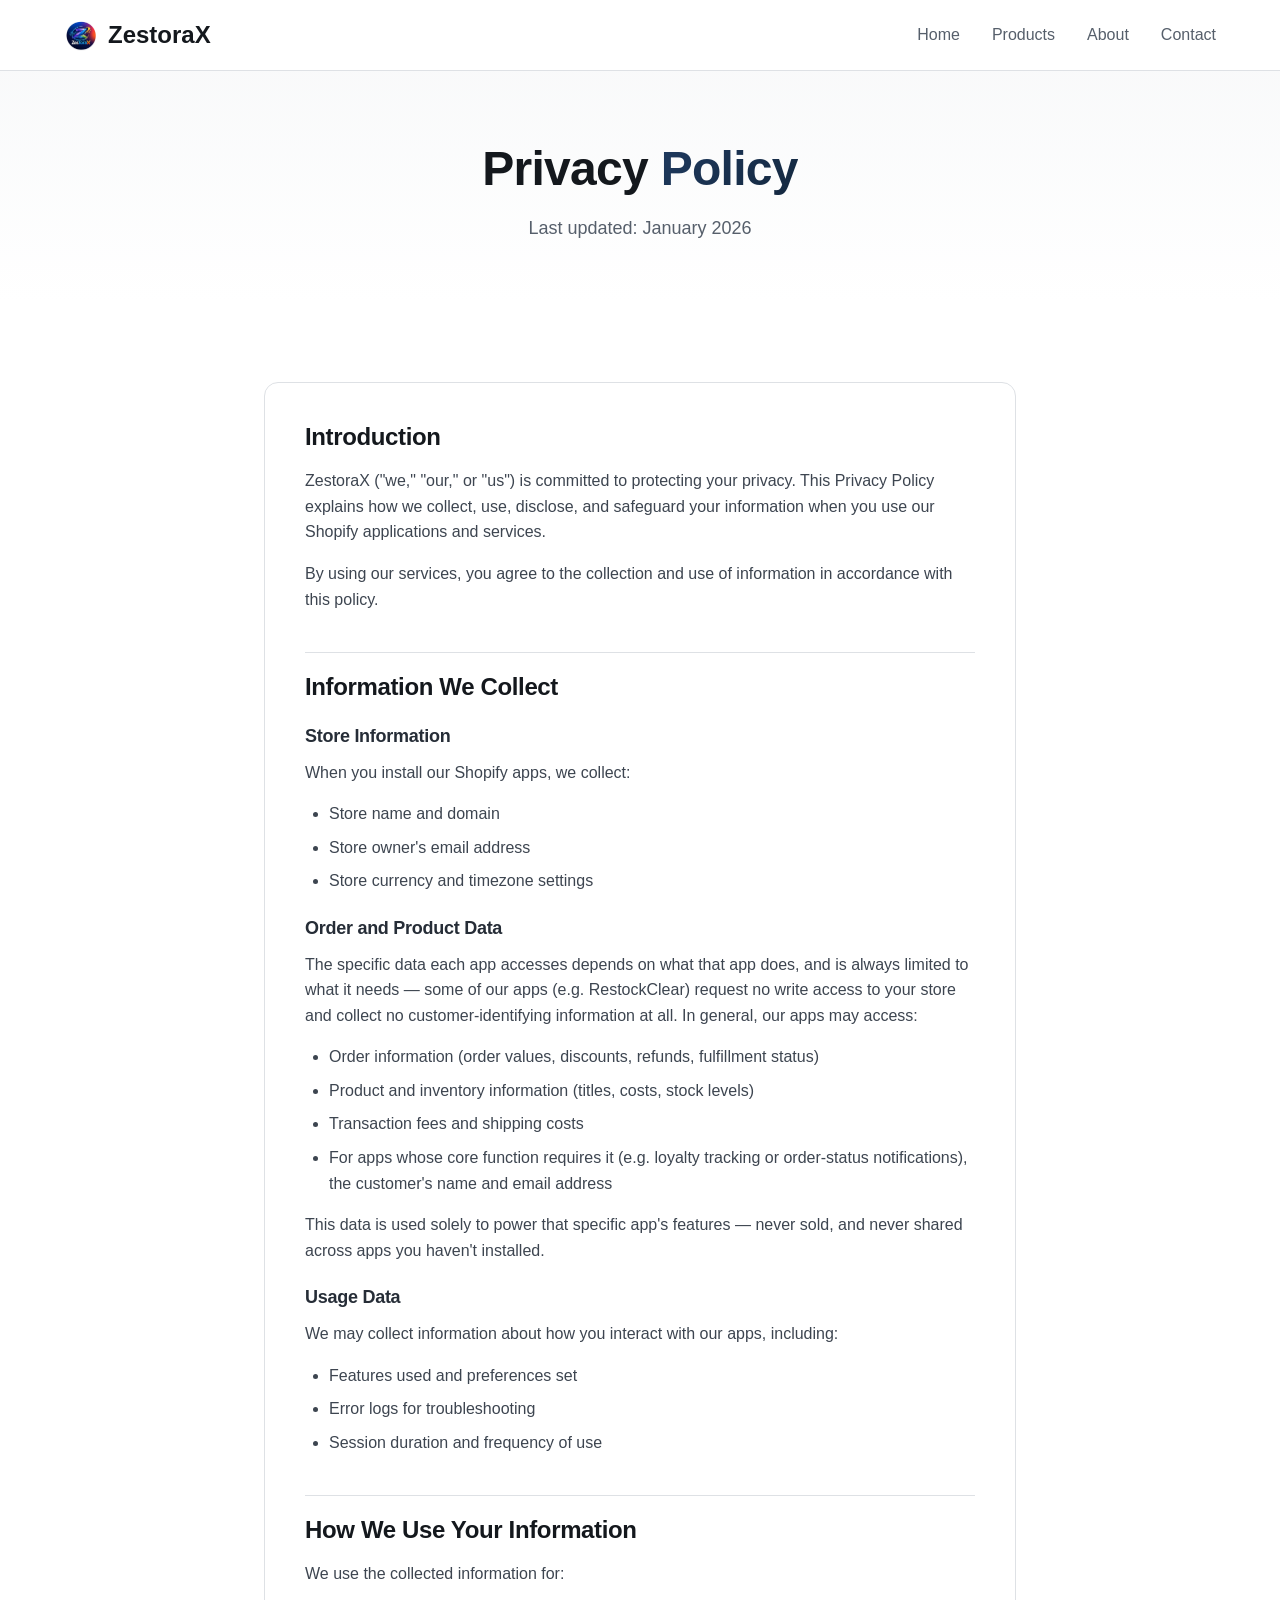
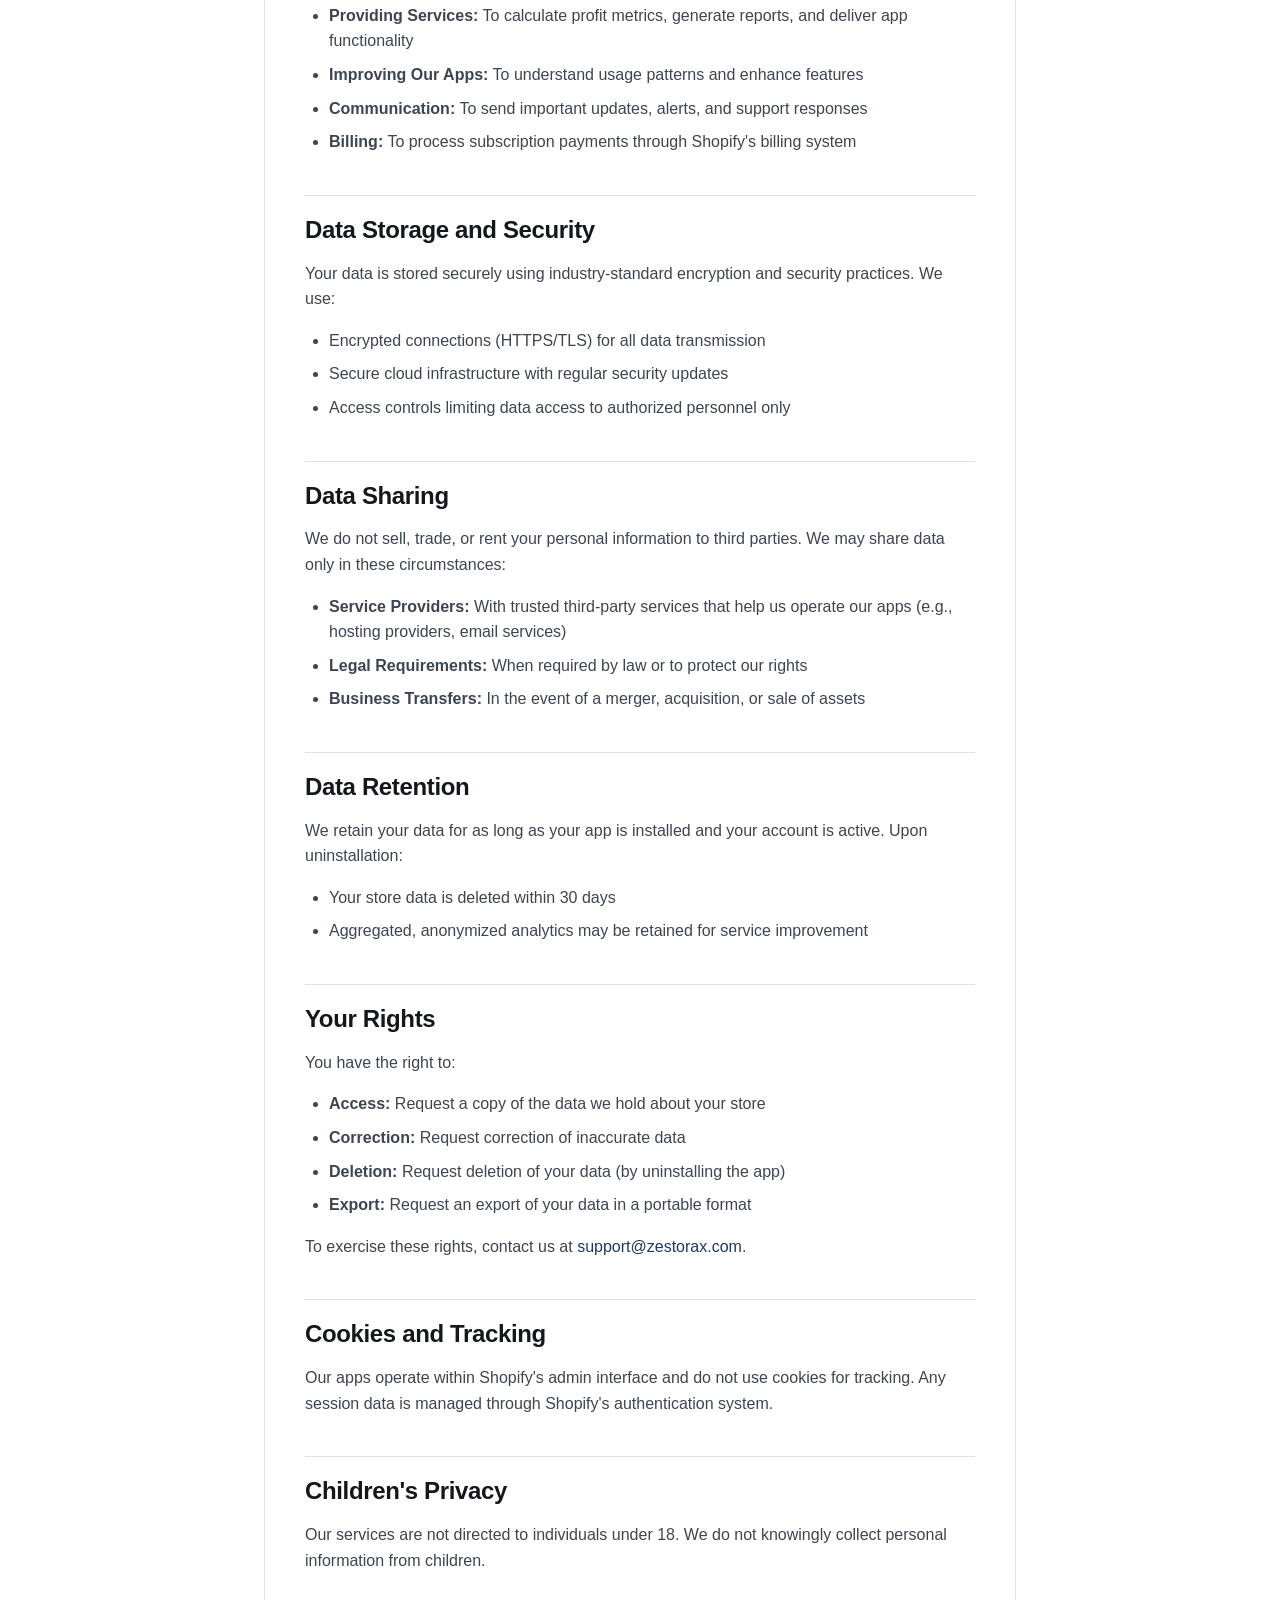
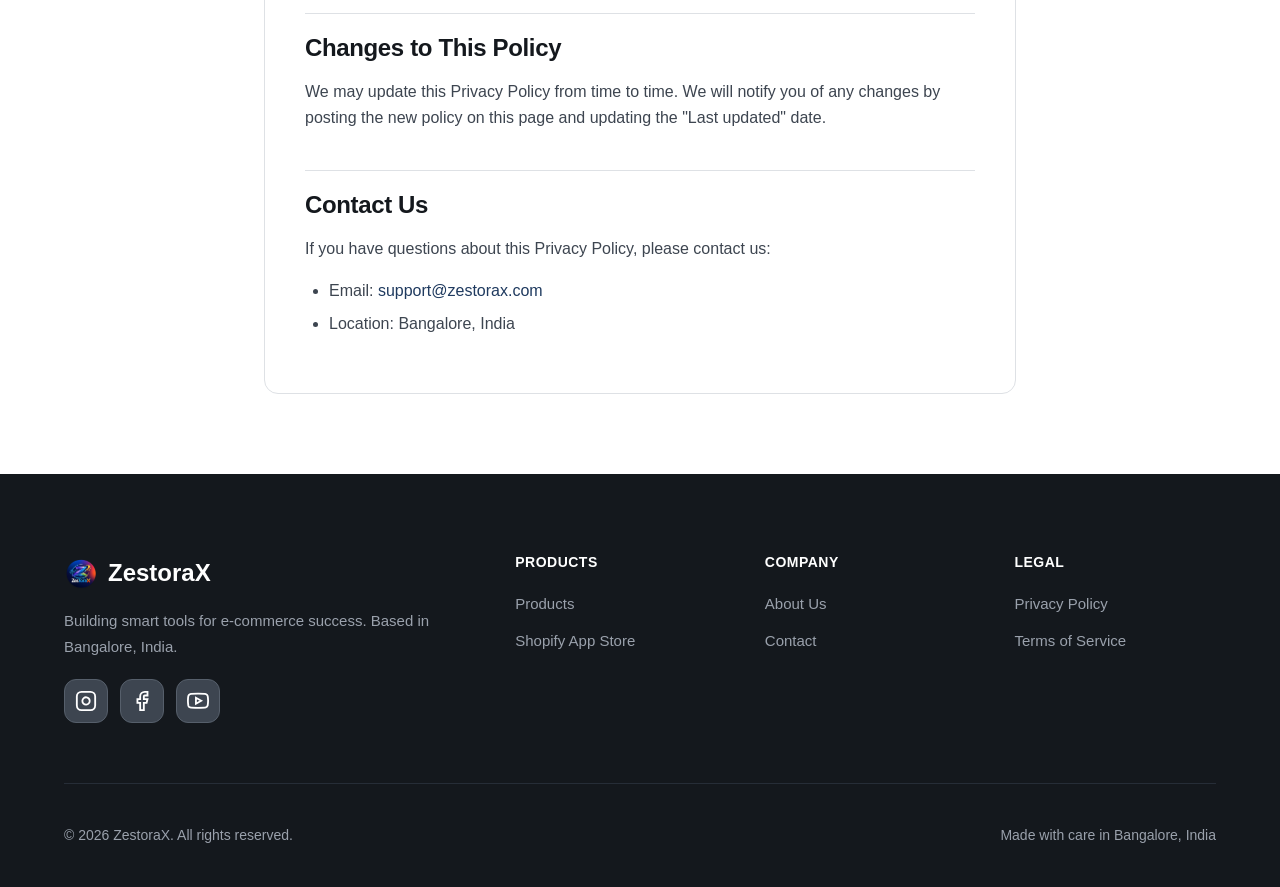
<file: privacy.html>
<!DOCTYPE html>
<html lang="en">
<head>
    <meta charset="UTF-8">
    <meta name="viewport" content="width=device-width, initial-scale=1.0">
    <meta name="description" content="ZestoraX Privacy Policy - Learn how we collect, use, and protect your data.">
    <title>Privacy Policy - ZestoraX</title>
    <link rel="stylesheet" href="css/styles.css">
    <link rel="icon" type="image/x-icon" href="images/favicon.ico">
    <link rel="apple-touch-icon" href="images/logo.png">
</head>
<body>
    <!-- Navigation -->
    <nav class="navbar">
        <div class="container">
            <a href="index.html" class="logo">
                <img src="images/logo.png" alt="ZestoraX" class="logo-img">
                <span class="logo-text">ZestoraX</span>
            </a>
            <button class="mobile-menu-btn" aria-label="Toggle menu">
                <span></span>
                <span></span>
                <span></span>
            </button>
            <ul class="nav-links">
                <li><a href="index.html">Home</a></li>
                <li><a href="products.html">Products</a></li>
                <li><a href="about.html">About</a></li>
                <li><a href="contact.html">Contact</a></li>
            </ul>
        </div>
    </nav>

    <!-- Page Header -->
    <section class="page-header">
        <div class="container">
            <h1>Privacy <span class="gradient-text">Policy</span></h1>
            <p>Last updated: January 2026</p>
        </div>
    </section>

    <!-- Privacy Content -->
    <section class="legal-content">
        <div class="container">
            <div class="legal-text">
                <h2>Introduction</h2>
                <p>
                    ZestoraX ("we," "our," or "us") is committed to protecting your privacy. This Privacy Policy explains how we collect, use, disclose, and safeguard your information when you use our Shopify applications and services.
                </p>
                <p>
                    By using our services, you agree to the collection and use of information in accordance with this policy.
                </p>

                <h2>Information We Collect</h2>
                <h3>Store Information</h3>
                <p>When you install our Shopify apps, we collect:</p>
                <ul>
                    <li>Store name and domain</li>
                    <li>Store owner's email address</li>
                    <li>Store currency and timezone settings</li>
                </ul>

                <h3>Order and Product Data</h3>
                <p>
                    The specific data each app accesses depends on what that app does, and is always limited to what it needs — some of our apps (e.g. RestockClear) request no write access to your store and collect no customer-identifying information at all. In general, our apps may access:
                </p>
                <ul>
                    <li>Order information (order values, discounts, refunds, fulfillment status)</li>
                    <li>Product and inventory information (titles, costs, stock levels)</li>
                    <li>Transaction fees and shipping costs</li>
                    <li>For apps whose core function requires it (e.g. loyalty tracking or order-status notifications), the customer's name and email address</li>
                </ul>
                <p>This data is used solely to power that specific app's features — never sold, and never shared across apps you haven't installed.</p>

                <h3>Usage Data</h3>
                <p>We may collect information about how you interact with our apps, including:</p>
                <ul>
                    <li>Features used and preferences set</li>
                    <li>Error logs for troubleshooting</li>
                    <li>Session duration and frequency of use</li>
                </ul>

                <h2>How We Use Your Information</h2>
                <p>We use the collected information for:</p>
                <ul>
                    <li><strong>Providing Services:</strong> To calculate profit metrics, generate reports, and deliver app functionality</li>
                    <li><strong>Improving Our Apps:</strong> To understand usage patterns and enhance features</li>
                    <li><strong>Communication:</strong> To send important updates, alerts, and support responses</li>
                    <li><strong>Billing:</strong> To process subscription payments through Shopify's billing system</li>
                </ul>

                <h2>Data Storage and Security</h2>
                <p>
                    Your data is stored securely using industry-standard encryption and security practices. We use:
                </p>
                <ul>
                    <li>Encrypted connections (HTTPS/TLS) for all data transmission</li>
                    <li>Secure cloud infrastructure with regular security updates</li>
                    <li>Access controls limiting data access to authorized personnel only</li>
                </ul>

                <h2>Data Sharing</h2>
                <p>We do not sell, trade, or rent your personal information to third parties. We may share data only in these circumstances:</p>
                <ul>
                    <li><strong>Service Providers:</strong> With trusted third-party services that help us operate our apps (e.g., hosting providers, email services)</li>
                    <li><strong>Legal Requirements:</strong> When required by law or to protect our rights</li>
                    <li><strong>Business Transfers:</strong> In the event of a merger, acquisition, or sale of assets</li>
                </ul>

                <h2>Data Retention</h2>
                <p>
                    We retain your data for as long as your app is installed and your account is active. Upon uninstallation:
                </p>
                <ul>
                    <li>Your store data is deleted within 30 days</li>
                    <li>Aggregated, anonymized analytics may be retained for service improvement</li>
                </ul>

                <h2>Your Rights</h2>
                <p>You have the right to:</p>
                <ul>
                    <li><strong>Access:</strong> Request a copy of the data we hold about your store</li>
                    <li><strong>Correction:</strong> Request correction of inaccurate data</li>
                    <li><strong>Deletion:</strong> Request deletion of your data (by uninstalling the app)</li>
                    <li><strong>Export:</strong> Request an export of your data in a portable format</li>
                </ul>
                <p>To exercise these rights, contact us at <a href="mailto:support@zestorax.com">support@zestorax.com</a>.</p>

                <h2>Cookies and Tracking</h2>
                <p>
                    Our apps operate within Shopify's admin interface and do not use cookies for tracking. Any session data is managed through Shopify's authentication system.
                </p>

                <h2>Children's Privacy</h2>
                <p>
                    Our services are not directed to individuals under 18. We do not knowingly collect personal information from children.
                </p>

                <h2>Changes to This Policy</h2>
                <p>
                    We may update this Privacy Policy from time to time. We will notify you of any changes by posting the new policy on this page and updating the "Last updated" date.
                </p>

                <h2>Contact Us</h2>
                <p>
                    If you have questions about this Privacy Policy, please contact us:
                </p>
                <ul>
                    <li>Email: <a href="mailto:support@zestorax.com">support@zestorax.com</a></li>
                    <li>Location: Bangalore, India</li>
                </ul>
            </div>
        </div>
    </section>

    <!-- Footer -->
    <footer class="footer">
        <div class="container">
            <div class="footer-grid">
                <div class="footer-brand">
                    <a href="index.html" class="logo">
                        <img src="images/logo.png" alt="ZestoraX" class="logo-img">
                        <span class="logo-text">ZestoraX</span>
                    </a>
                    <p>Building smart tools for e-commerce success. Based in Bangalore, India.</p>
                    <!-- Social Media Links -->
                    <div class="social-links">
                        <a href="https://www.instagram.com/zestorax.shop/" target="_blank" aria-label="Instagram" class="social-link">
                            <svg viewBox="0 0 24 24" fill="none" stroke="currentColor" stroke-width="2">
                                <rect x="2" y="2" width="20" height="20" rx="5" ry="5"/>
                                <path d="M16 11.37A4 4 0 1 1 12.63 8 4 4 0 0 1 16 11.37z"/>
                                <line x1="17.5" y1="6.5" x2="17.51" y2="6.5"/>
                            </svg>
                        </a>
                        <a href="https://www.facebook.com/profile.php?id=61576040707644" target="_blank" aria-label="Facebook" class="social-link">
                            <svg viewBox="0 0 24 24" fill="none" stroke="currentColor" stroke-width="2">
                                <path d="M18 2h-3a5 5 0 0 0-5 5v3H7v4h3v8h4v-8h3l1-4h-4V7a1 1 0 0 1 1-1h3z"/>
                            </svg>
                        </a>
                        <a href="https://www.youtube.com/@ZestoraX-m9f" target="_blank" aria-label="YouTube" class="social-link">
                            <svg viewBox="0 0 24 24" fill="none" stroke="currentColor" stroke-width="2">
                                <path d="M22.54 6.42a2.78 2.78 0 0 0-1.94-2C18.88 4 12 4 12 4s-6.88 0-8.6.46a2.78 2.78 0 0 0-1.94 2A29 29 0 0 0 1 11.75a29 29 0 0 0 .46 5.33A2.78 2.78 0 0 0 3.4 19c1.72.46 8.6.46 8.6.46s6.88 0 8.6-.46a2.78 2.78 0 0 0 1.94-2 29 29 0 0 0 .46-5.25 29 29 0 0 0-.46-5.33z"/>
                                <polygon points="9.75 15.02 15.5 11.75 9.75 8.48 9.75 15.02"/>
                            </svg>
                        </a>
                    </div>
                </div>
                <div class="footer-links">
                    <h4>Products</h4>
                    <ul>
                        <li><a href="products.html">Products</a></li>
                        <li><a href="https://apps.shopify.com/profitguard-2" target="_blank">Shopify App Store</a></li>
                    </ul>
                </div>
                <div class="footer-links">
                    <h4>Company</h4>
                    <ul>
                        <li><a href="about.html">About Us</a></li>
                        <li><a href="contact.html">Contact</a></li>
                    </ul>
                </div>
                <div class="footer-links">
                    <h4>Legal</h4>
                    <ul>
                        <li><a href="privacy.html">Privacy Policy</a></li>
                        <li><a href="terms.html">Terms of Service</a></li>
                    </ul>
                </div>
            </div>
            <div class="footer-bottom">
                <p>&copy; 2026 ZestoraX. All rights reserved.</p>
                <p>Made with care in Bangalore, India</p>
            </div>
        </div>
    </footer>

    <script src="js/main.js"></script>
</body>
</html>
</file>
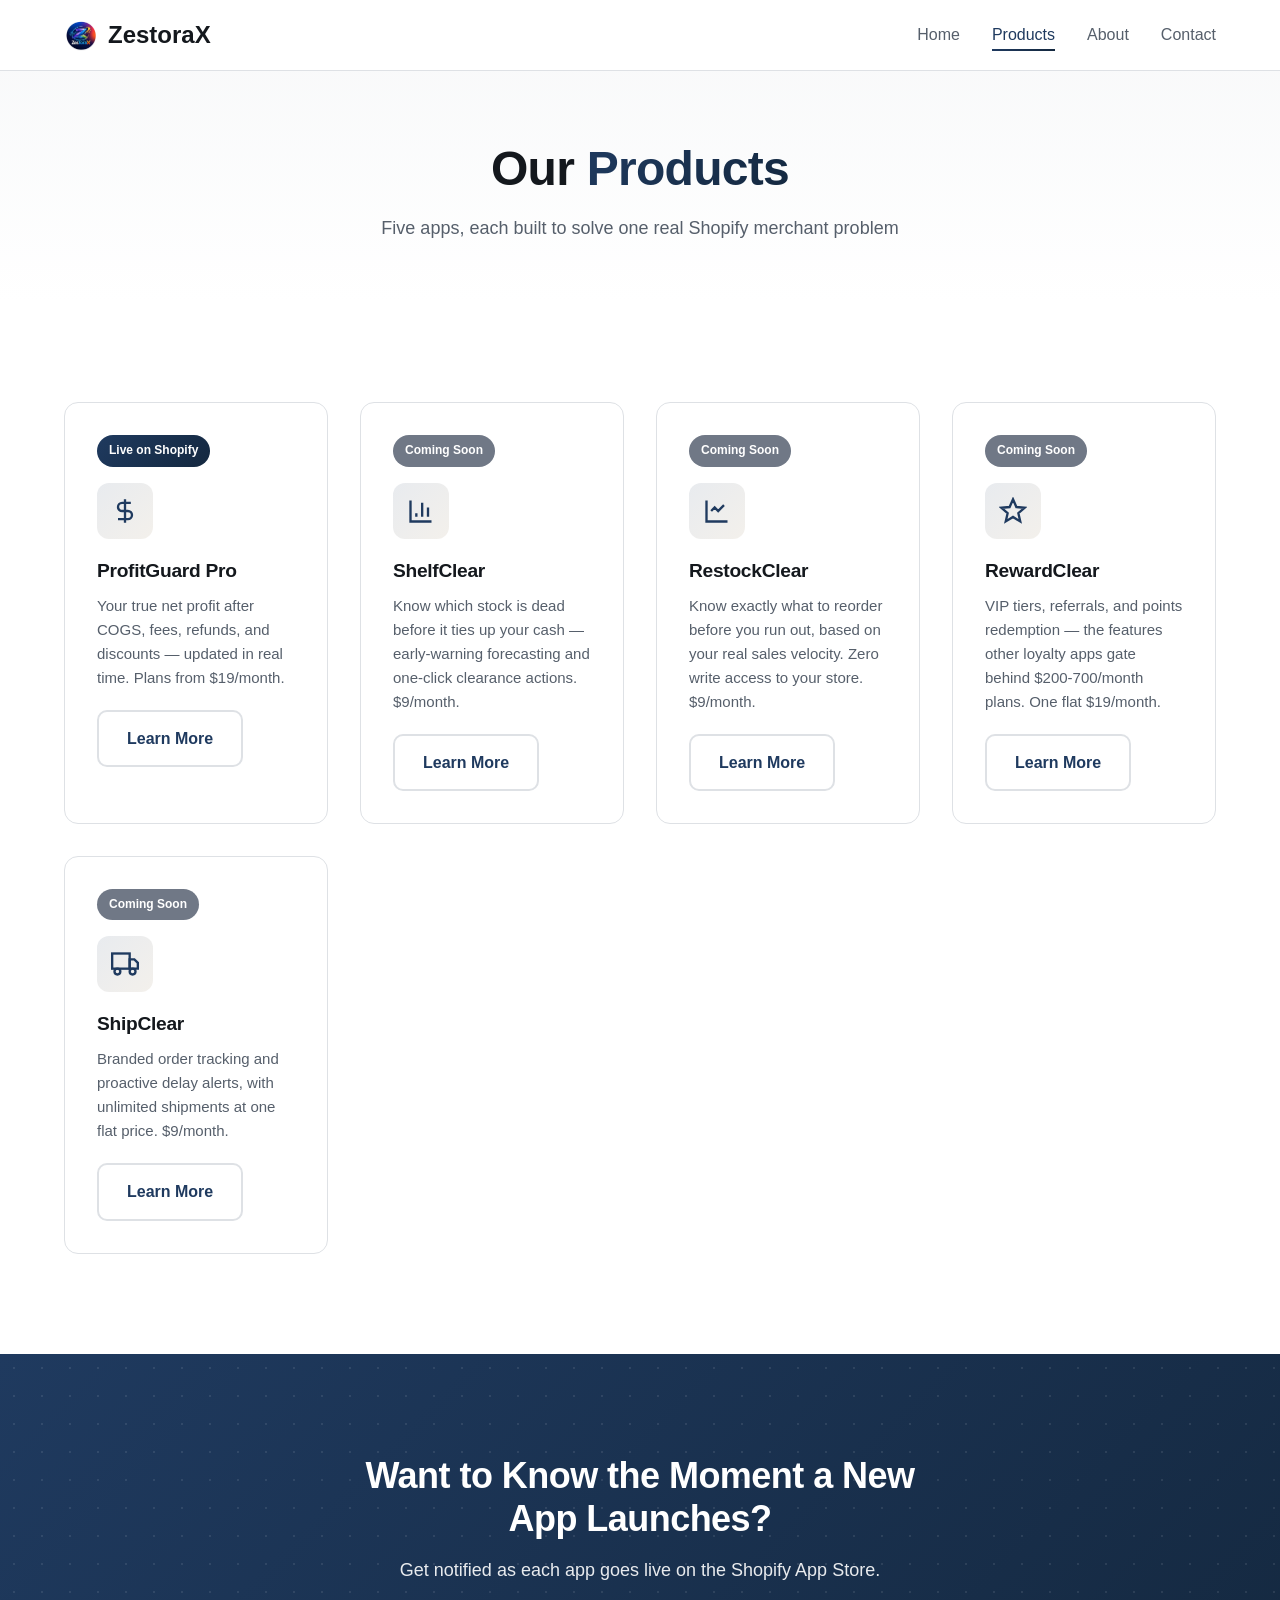
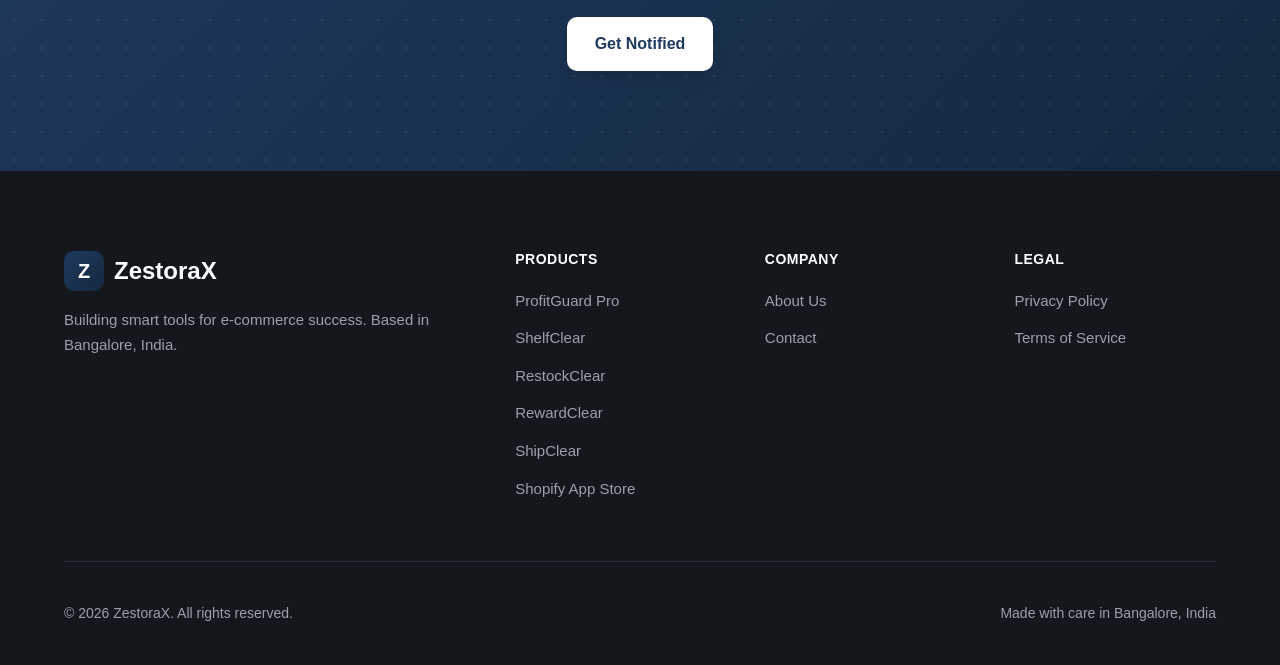
<file: products.html>
<!DOCTYPE html>
<html lang="en">
<head>
    <meta charset="UTF-8">
    <meta name="viewport" content="width=device-width, initial-scale=1.0">
    <meta name="description" content="ZestoraX Products - Five Shopify apps built to solve one real merchant problem each: profit analytics, dead stock, stockout prevention, loyalty rewards, and order tracking.">
    <meta name="keywords" content="ZestoraX products, Shopify apps, ProfitGuard Pro, ShelfClear, RestockClear, RewardClear, ShipClear">
    <title>Products - ZestoraX | Shopify Apps for E-commerce</title>
    <link rel="stylesheet" href="css/styles.css">
    <link rel="icon" type="image/x-icon" href="images/favicon.ico">
    <link rel="apple-touch-icon" href="images/logo.png">
</head>
<body>
    <!-- Navigation -->
    <nav class="navbar">
        <div class="container">
            <a href="index.html" class="logo">
                <img src="images/logo.png" alt="ZestoraX" class="logo-img">
                <span class="logo-text">ZestoraX</span>
            </a>
            <button class="mobile-menu-btn" aria-label="Toggle menu">
                <span></span>
                <span></span>
                <span></span>
            </button>
            <ul class="nav-links">
                <li><a href="index.html">Home</a></li>
                <li><a href="products.html" class="active">Products</a></li>
                <li><a href="about.html">About</a></li>
                <li><a href="contact.html">Contact</a></li>
            </ul>
        </div>
    </nav>

    <!-- Page Header -->
    <section class="page-header">
        <div class="container">
            <h1>Our <span class="gradient-text">Products</span></h1>
            <p>Five apps, each built to solve one real Shopify merchant problem</p>
        </div>
    </section>

    <!-- Products Grid -->
    <section class="features" style="background: var(--white);">
        <div class="container">
            <div class="features-grid">

                <div class="feature-card">
                    <div class="product-badge" style="position: static; display: inline-block; margin-bottom: 16px;">Live on Shopify</div>
                    <div class="feature-icon">
                        <svg viewBox="0 0 24 24" fill="none" stroke="currentColor" stroke-width="2"><path d="M12 2v20M17 5H9.5a3.5 3.5 0 0 0 0 7h5a3.5 3.5 0 0 1 0 7H6"/></svg>
                    </div>
                    <h3>ProfitGuard Pro</h3>
                    <p>Your true net profit after COGS, fees, refunds, and discounts — updated in real time. Plans from $19/month.</p>
                    <div style="margin-top: 20px;">
                        <a href="profitguard-pro.html" class="btn btn-secondary">Learn More</a>
                    </div>
                </div>

                <div class="feature-card">
                    <div class="product-badge" style="position: static; display: inline-block; margin-bottom: 16px; background: var(--gray-500);">Coming Soon</div>
                    <div class="feature-icon">
                        <svg viewBox="0 0 24 24" fill="none" stroke="currentColor" stroke-width="2"><path d="M3 3v18h18"/><path d="M18 17V9M13 17V5M8 17v-3"/></svg>
                    </div>
                    <h3>ShelfClear</h3>
                    <p>Know which stock is dead before it ties up your cash — early-warning forecasting and one-click clearance actions. $9/month.</p>
                    <div style="margin-top: 20px;">
                        <a href="shelfclear.html" class="btn btn-secondary">Learn More</a>
                    </div>
                </div>

                <div class="feature-card">
                    <div class="product-badge" style="position: static; display: inline-block; margin-bottom: 16px; background: var(--gray-500);">Coming Soon</div>
                    <div class="feature-icon">
                        <svg viewBox="0 0 24 24" fill="none" stroke="currentColor" stroke-width="2"><path d="M3 3v18h18"/><path d="M7 12l3-3 3 3 5-5"/></svg>
                    </div>
                    <h3>RestockClear</h3>
                    <p>Know exactly what to reorder before you run out, based on your real sales velocity. Zero write access to your store. $9/month.</p>
                    <div style="margin-top: 20px;">
                        <a href="restockclear.html" class="btn btn-secondary">Learn More</a>
                    </div>
                </div>

                <div class="feature-card">
                    <div class="product-badge" style="position: static; display: inline-block; margin-bottom: 16px; background: var(--gray-500);">Coming Soon</div>
                    <div class="feature-icon">
                        <svg viewBox="0 0 24 24" fill="none" stroke="currentColor" stroke-width="2"><path d="M12 2l2.9 6.6 7.1.6-5.4 4.7 1.6 7-6.2-3.8-6.2 3.8 1.6-7-5.4-4.7 7.1-.6z"/></svg>
                    </div>
                    <h3>RewardClear</h3>
                    <p>VIP tiers, referrals, and points redemption — the features other loyalty apps gate behind $200-700/month plans. One flat $19/month.</p>
                    <div style="margin-top: 20px;">
                        <a href="rewardclear.html" class="btn btn-secondary">Learn More</a>
                    </div>
                </div>

                <div class="feature-card">
                    <div class="product-badge" style="position: static; display: inline-block; margin-bottom: 16px; background: var(--gray-500);">Coming Soon</div>
                    <div class="feature-icon">
                        <svg viewBox="0 0 24 24" fill="none" stroke="currentColor" stroke-width="2"><rect x="1" y="3" width="15" height="13"/><path d="M16 8h4l3 3v5h-7V8z"/><circle cx="5.5" cy="18.5" r="2.5"/><circle cx="18.5" cy="18.5" r="2.5"/></svg>
                    </div>
                    <h3>ShipClear</h3>
                    <p>Branded order tracking and proactive delay alerts, with unlimited shipments at one flat price. $9/month.</p>
                    <div style="margin-top: 20px;">
                        <a href="shipclear.html" class="btn btn-secondary">Learn More</a>
                    </div>
                </div>

            </div>
        </div>
    </section>

    <!-- CTA -->
    <section class="cta">
        <div class="container">
            <div class="cta-content">
                <h2>Want to Know the Moment a New App Launches?</h2>
                <p>Get notified as each app goes live on the Shopify App Store.</p>
                <a href="contact.html" class="btn btn-white">
                    Get Notified
                </a>
            </div>
        </div>
    </section>

    <!-- Footer -->
    <footer class="footer">
        <div class="container">
            <div class="footer-grid">
                <div class="footer-brand">
                    <a href="index.html" class="logo">
                        <span class="logo-icon">Z</span>
                        <span class="logo-text">ZestoraX</span>
                    </a>
                    <p>Building smart tools for e-commerce success. Based in Bangalore, India.</p>
                </div>
                <div class="footer-links">
                    <h4>Products</h4>
                    <ul>
                        <li><a href="profitguard-pro.html">ProfitGuard Pro</a></li>
                        <li><a href="shelfclear.html">ShelfClear</a></li>
                        <li><a href="restockclear.html">RestockClear</a></li>
                        <li><a href="rewardclear.html">RewardClear</a></li>
                        <li><a href="shipclear.html">ShipClear</a></li>
                        <li><a href="https://apps.shopify.com/profitguard-2" target="_blank">Shopify App Store</a></li>
                    </ul>
                </div>
                <div class="footer-links">
                    <h4>Company</h4>
                    <ul>
                        <li><a href="about.html">About Us</a></li>
                        <li><a href="contact.html">Contact</a></li>
                    </ul>
                </div>
                <div class="footer-links">
                    <h4>Legal</h4>
                    <ul>
                        <li><a href="privacy.html">Privacy Policy</a></li>
                        <li><a href="terms.html">Terms of Service</a></li>
                    </ul>
                </div>
            </div>
            <div class="footer-bottom">
                <p>&copy; 2026 ZestoraX. All rights reserved.</p>
                <p>Made with care in Bangalore, India</p>
            </div>
        </div>
    </footer>

    <script src="js/main.js"></script>
</body>
</html>
</file>
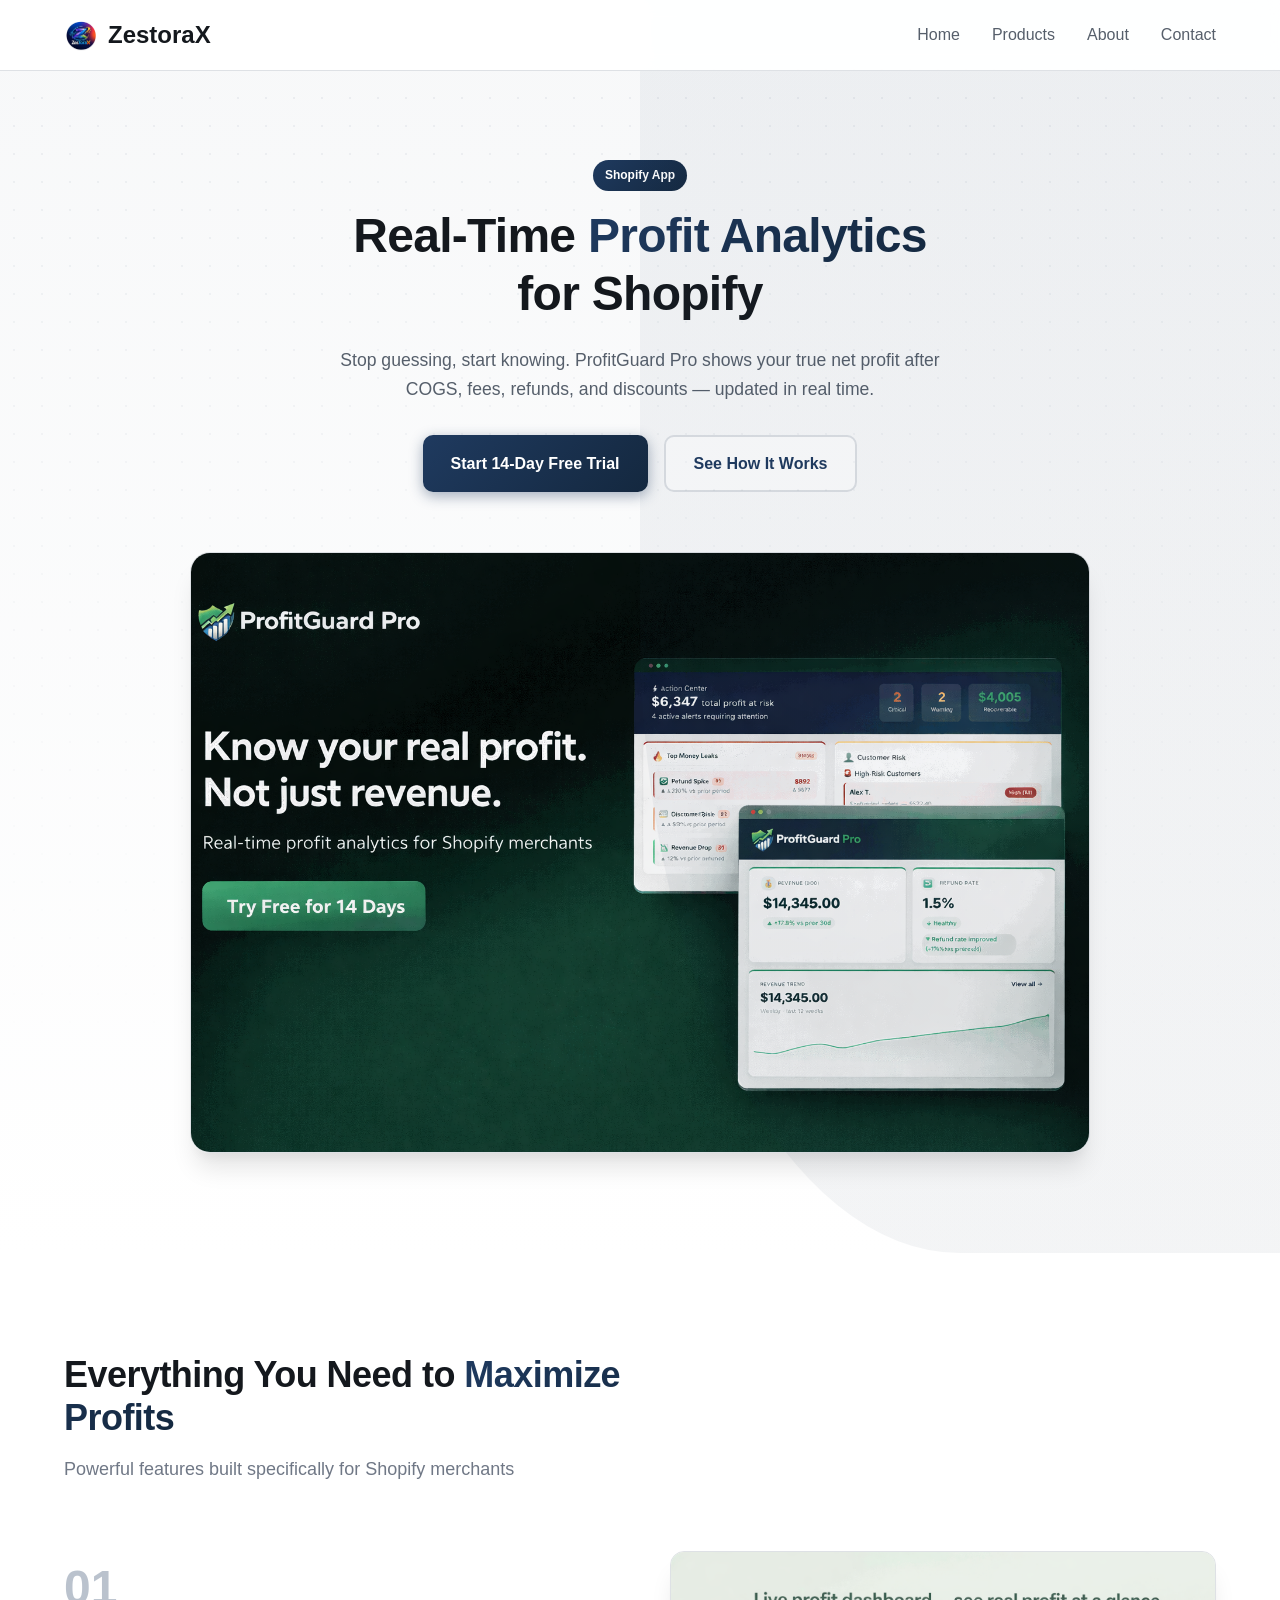
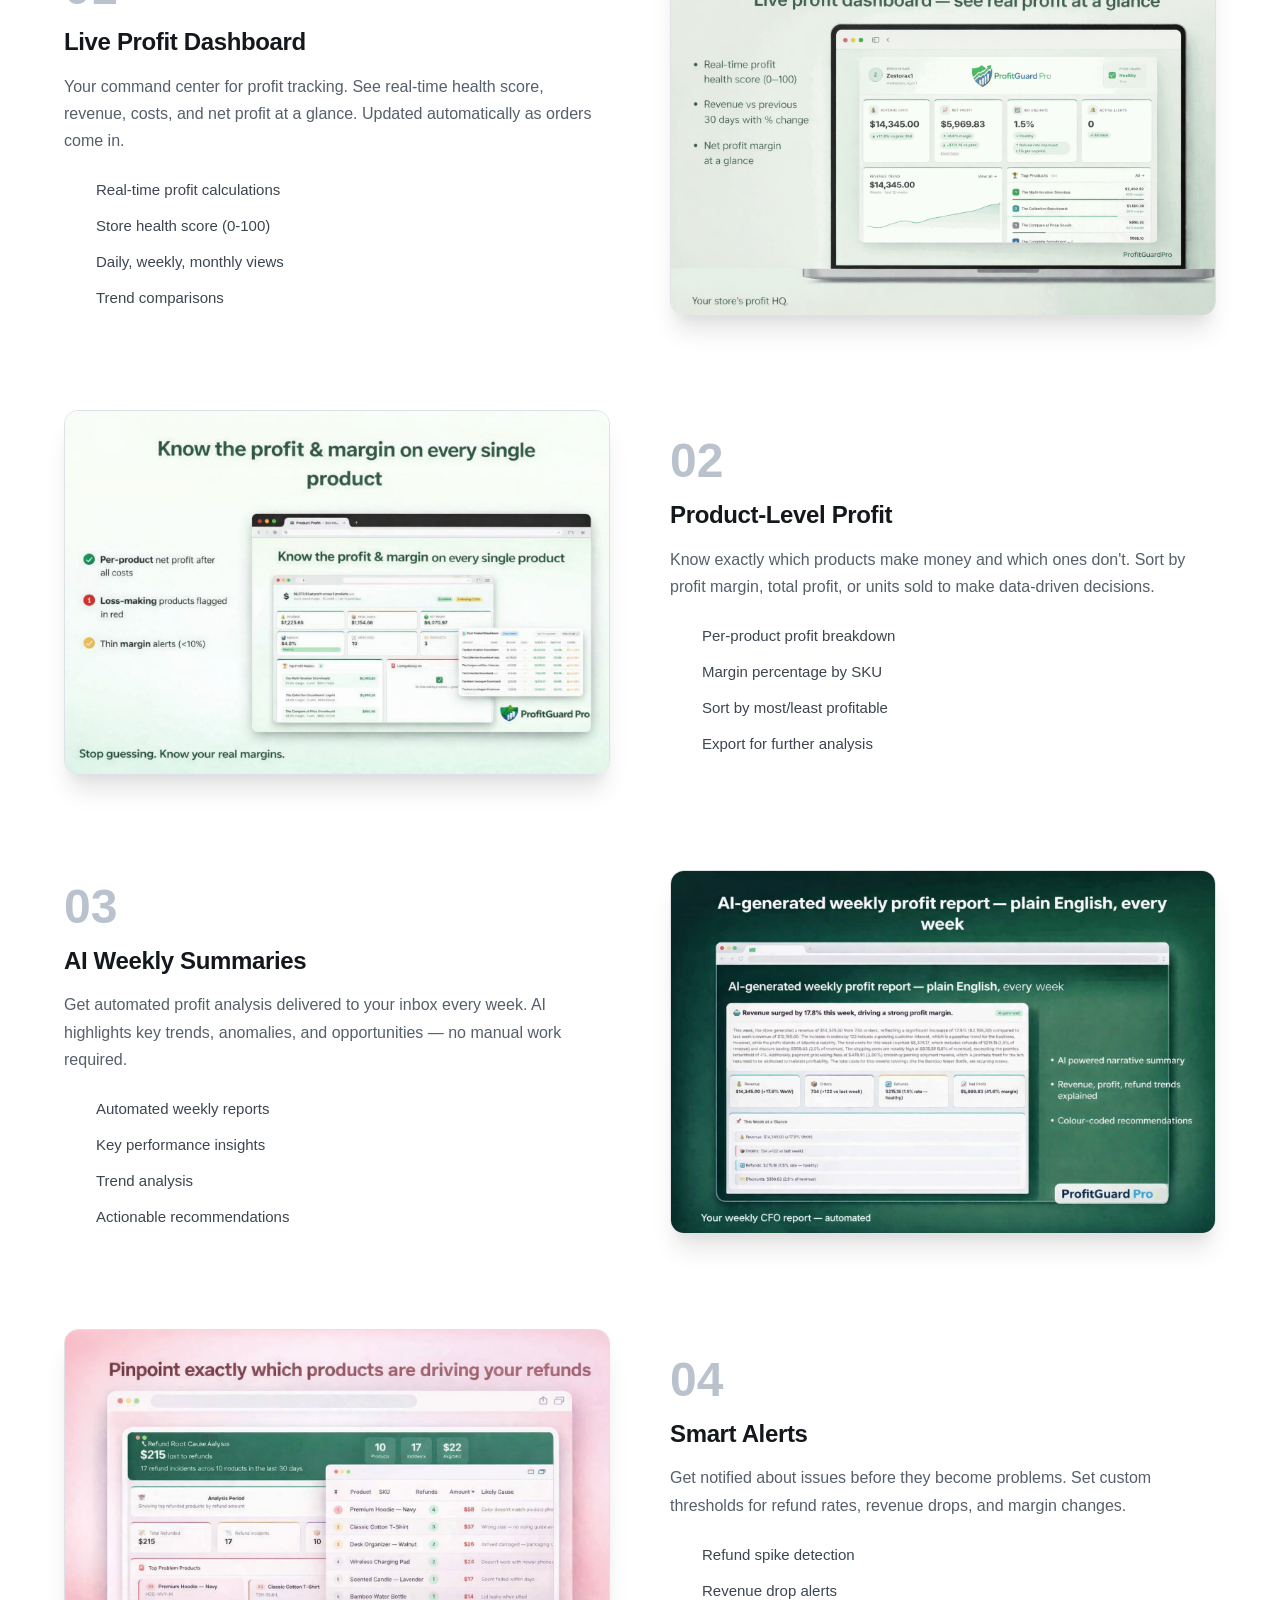
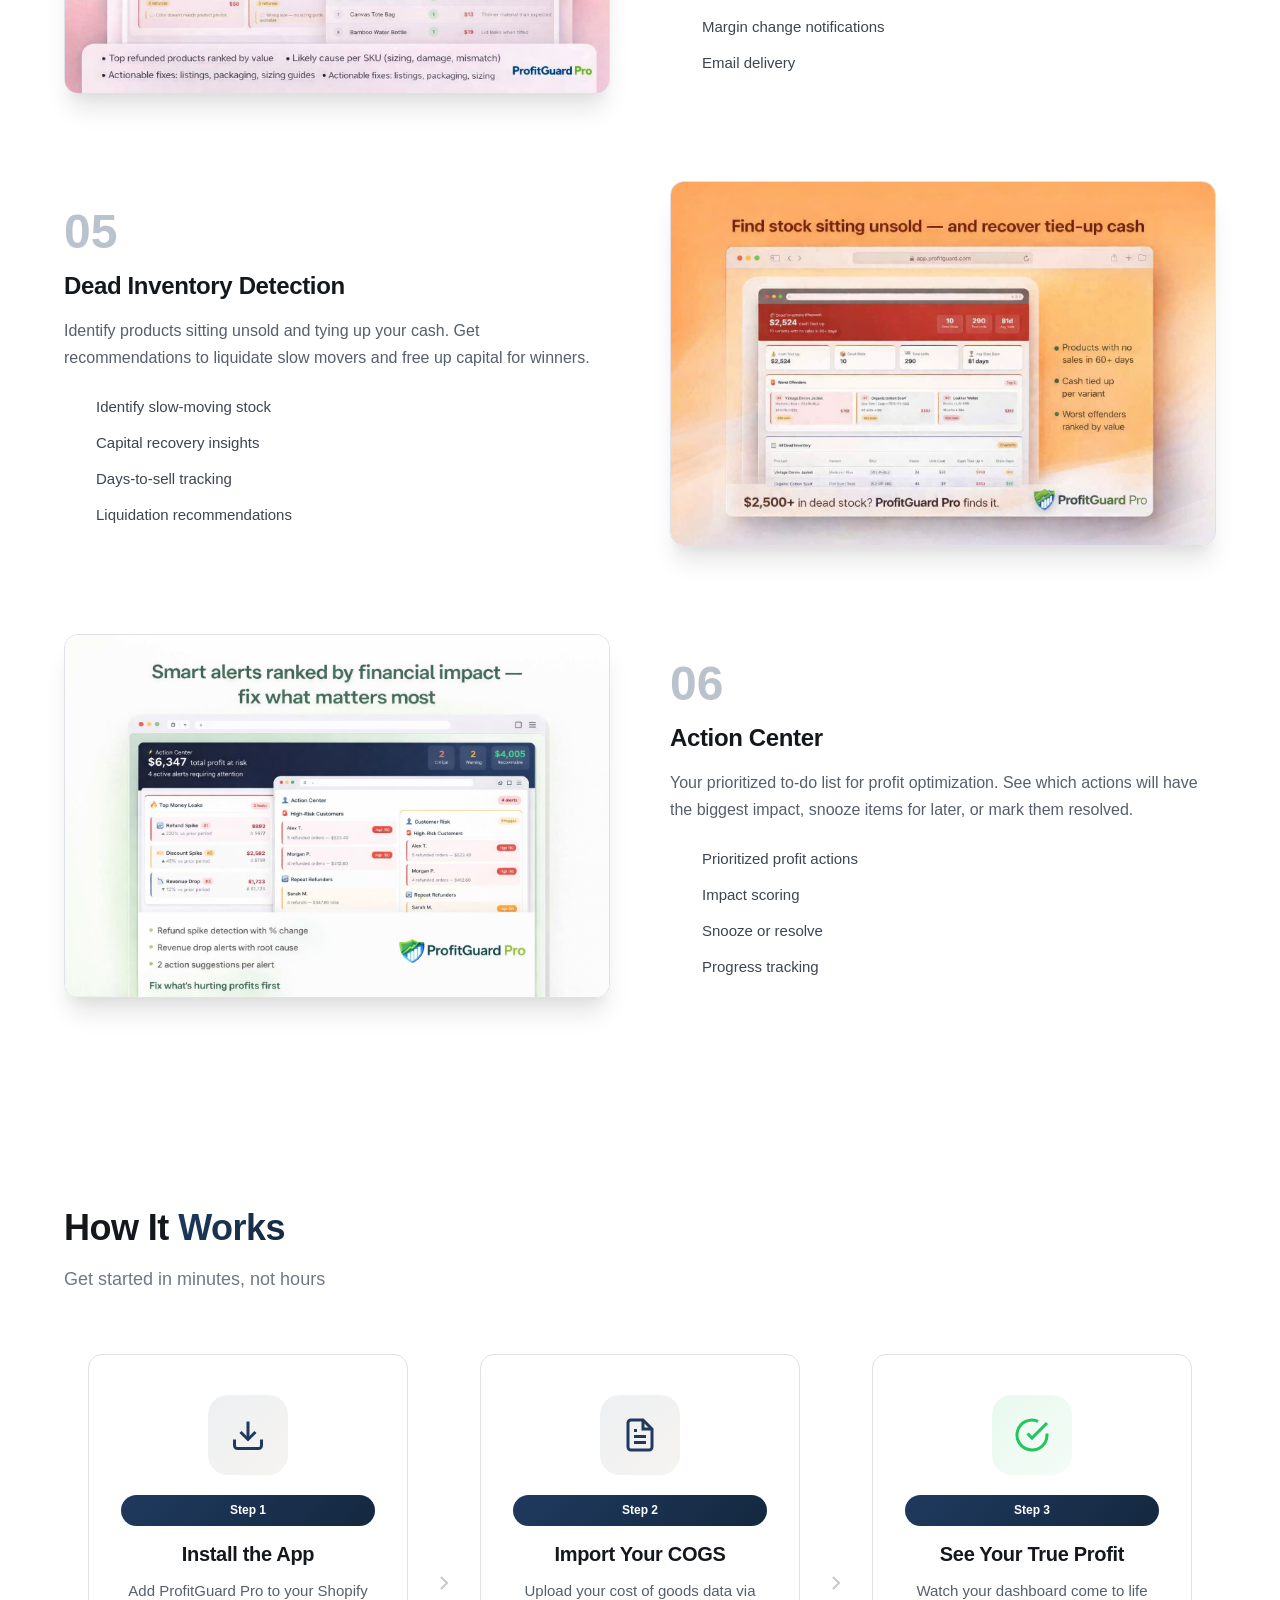
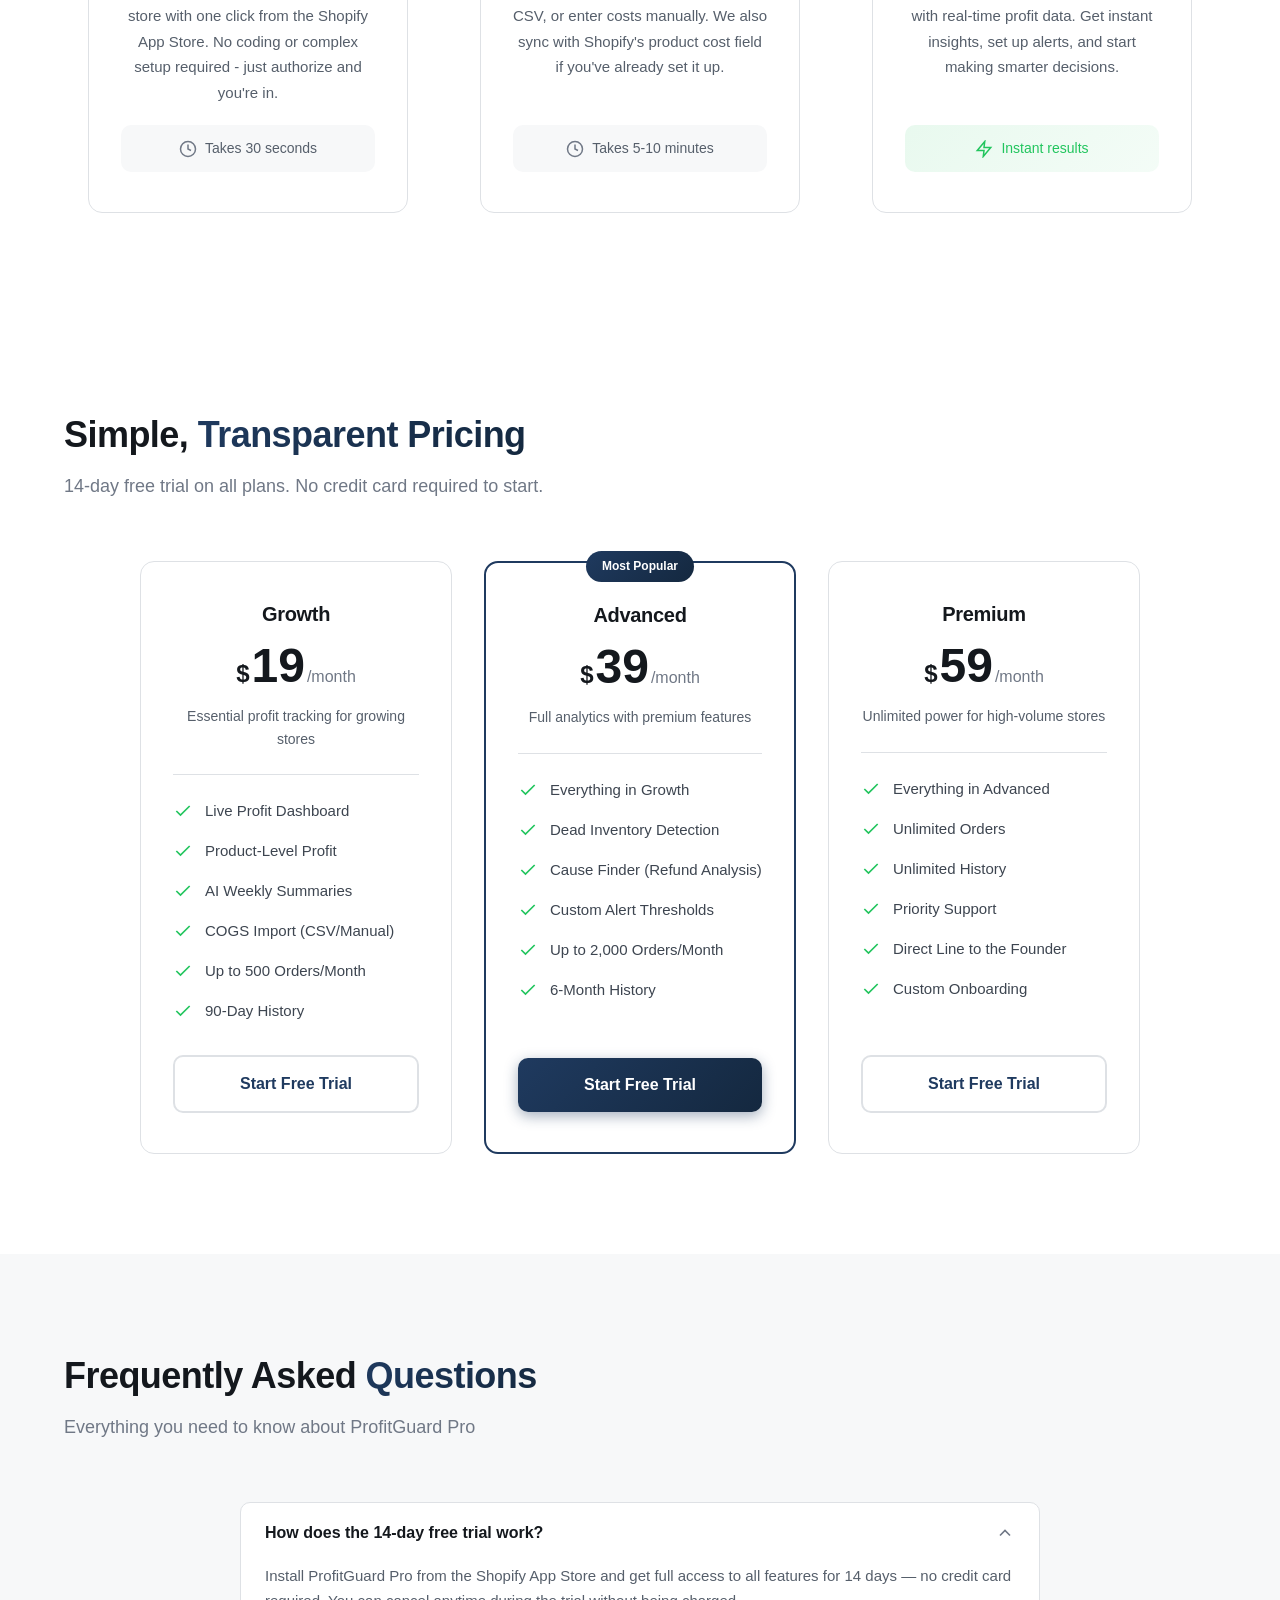
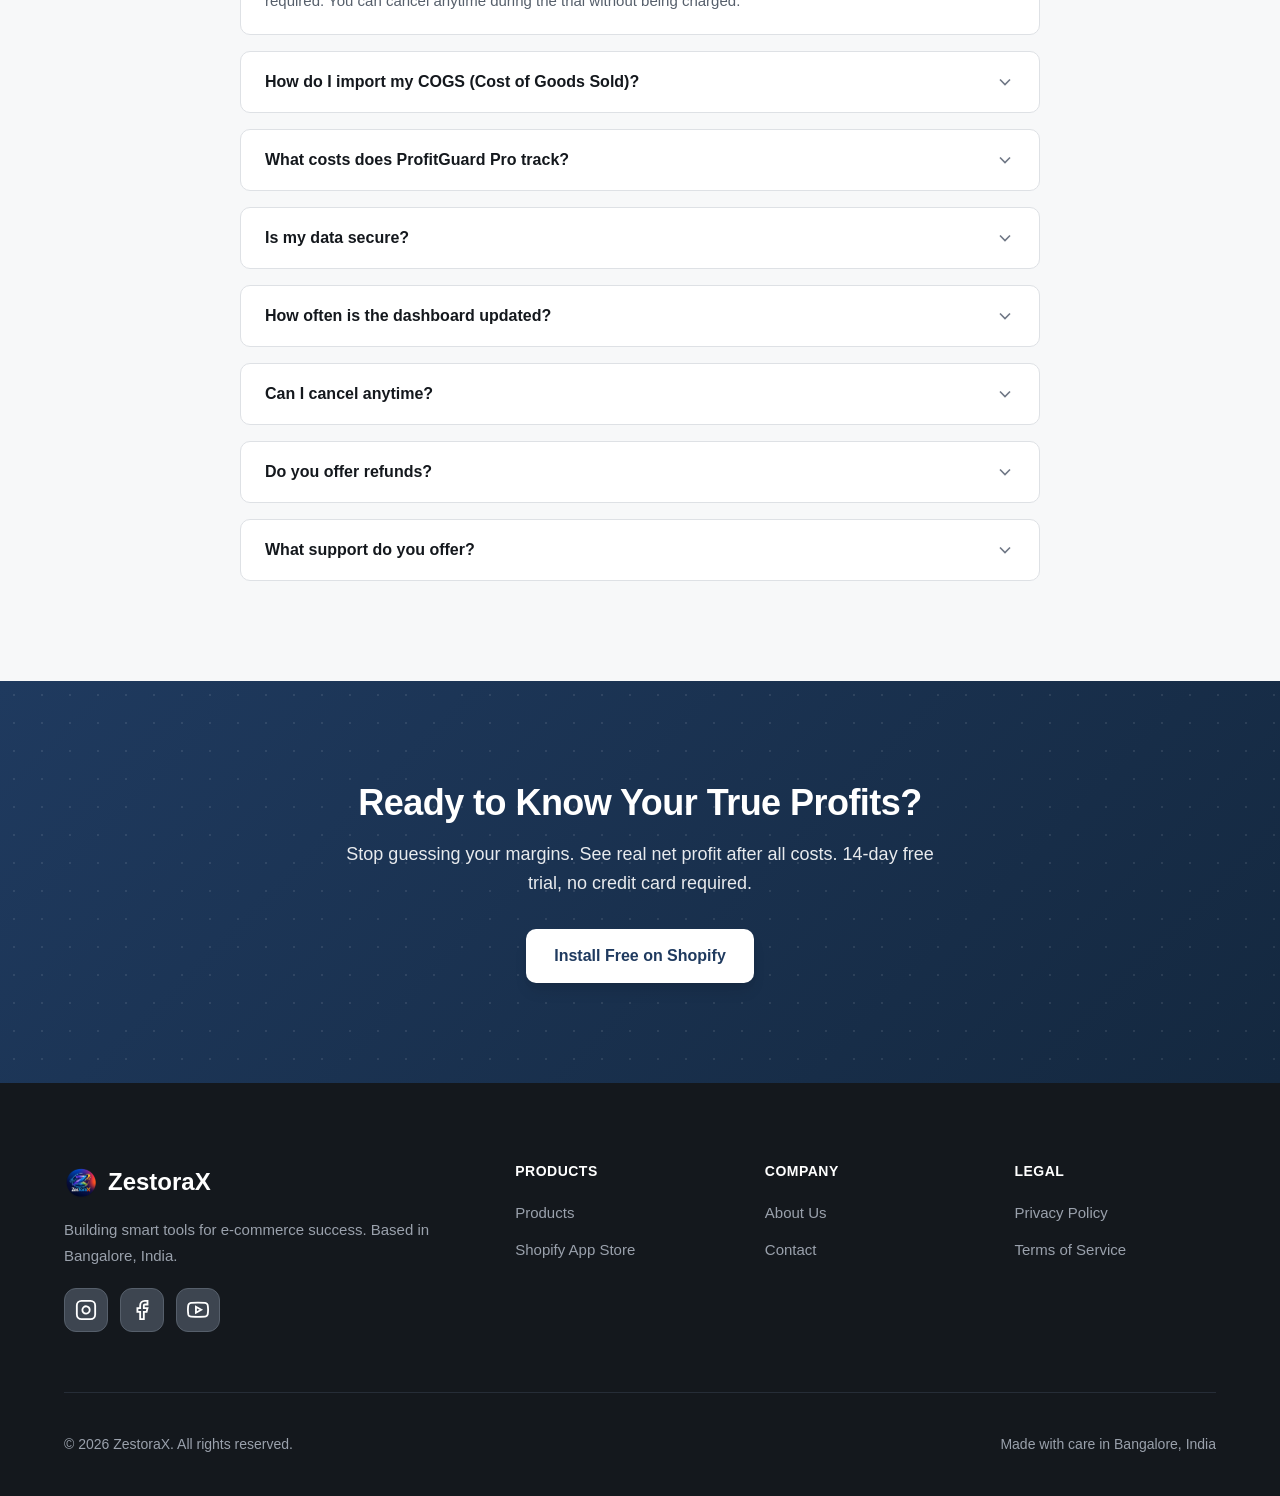
<file: profitguard-pro.html>
<!DOCTYPE html>
<html lang="en">
<head>
    <meta charset="UTF-8">
    <meta name="viewport" content="width=device-width, initial-scale=1.0">
    <meta name="description" content="ProfitGuard Pro - Real-time profit analytics for Shopify. Track true net profit after COGS, fees, refunds, and discounts. AI-powered insights and smart alerts.">
    <meta name="keywords" content="ProfitGuard Pro, Shopify profit analytics, COGS tracking, profit dashboard, Shopify app, ZestoraX">
    <title>ProfitGuard Pro - Real-Time Profit Analytics for Shopify | ZestoraX</title>
    <link rel="stylesheet" href="css/styles.css">
    <link rel="icon" type="image/x-icon" href="images/favicon.ico">
    <link rel="apple-touch-icon" href="images/logo.png">
</head>
<body>
    <!-- Navigation -->
    <nav class="navbar">
        <div class="container">
            <a href="index.html" class="logo">
                <img src="images/logo.png" alt="ZestoraX" class="logo-img">
                <span class="logo-text">ZestoraX</span>
            </a>
            <button class="mobile-menu-btn" aria-label="Toggle menu">
                <span></span>
                <span></span>
                <span></span>
            </button>
            <ul class="nav-links">
                <li><a href="index.html">Home</a></li>
                <li><a href="products.html">Products</a></li>
                <li><a href="about.html">About</a></li>
                <li><a href="contact.html">Contact</a></li>
            </ul>
        </div>
    </nav>

    <!-- Hero Section with Large Screenshot -->
    <section class="hero">
        <div class="hero-bg"></div>
        <div class="container">
            <div class="hero-content" style="max-width: 800px; margin: 0 auto; text-align: center;">
                <div class="product-badge" style="position: static; display: inline-block; margin-bottom: 16px;">Shopify App</div>
                <h1 class="hero-title">
                    Real-Time <span class="gradient-text">Profit Analytics</span><br>
                    for Shopify
                </h1>
                <p class="hero-subtitle" style="max-width: 600px; margin: 0 auto 32px;">
                    Stop guessing, start knowing. ProfitGuard Pro shows your true net profit after COGS, fees, refunds, and discounts — updated in real time.
                </p>
                <div class="hero-buttons" style="justify-content: center;">
                    <a href="https://apps.shopify.com/profitguard-2" class="btn btn-primary" target="_blank">
                        Start 14-Day Free Trial
                    </a>
                    <a href="#how-it-works" class="btn btn-secondary">
                        See How It Works
                    </a>
                </div>
            </div>
            <div class="hero-large-screenshot" style="margin-top: 60px;">
                <img src="images/dashboard-hero.png" alt="ProfitGuard Pro Dashboard" class="screenshot-image">
            </div>
        </div>
    </section>

    <!-- Features Overview -->
    <section class="features-showcase">
        <div class="container">
            <div class="section-header">
                <h2>Everything You Need to <span class="gradient-text">Maximize Profits</span></h2>
                <p>Powerful features built specifically for Shopify merchants</p>
            </div>

            <div class="feature-showcase-grid">
                <!-- Feature 1: Live Profit Dashboard -->
                <div class="feature-showcase-item">
                    <div class="feature-showcase-content">
                        <div class="feature-number">01</div>
                        <h3>Live Profit Dashboard</h3>
                        <p>Your command center for profit tracking. See real-time health score, revenue, costs, and net profit at a glance. Updated automatically as orders come in.</p>
                        <ul class="feature-list">
                            <li>Real-time profit calculations</li>
                            <li>Store health score (0-100)</li>
                            <li>Daily, weekly, monthly views</li>
                            <li>Trend comparisons</li>
                        </ul>
                    </div>
                    <div class="feature-showcase-image">
                        <img src="images/Dashboard.png" alt="Live Profit Dashboard" class="screenshot-image">
                    </div>
                </div>

                <!-- Feature 2: Product-Level Analytics -->
                <div class="feature-showcase-item reverse">
                    <div class="feature-showcase-content">
                        <div class="feature-number">02</div>
                        <h3>Product-Level Profit</h3>
                        <p>Know exactly which products make money and which ones don't. Sort by profit margin, total profit, or units sold to make data-driven decisions.</p>
                        <ul class="feature-list">
                            <li>Per-product profit breakdown</li>
                            <li>Margin percentage by SKU</li>
                            <li>Sort by most/least profitable</li>
                            <li>Export for further analysis</li>
                        </ul>
                    </div>
                    <div class="feature-showcase-image">
                        <img src="images/product-analytics.png" alt="Product-Level Profit Analytics" class="screenshot-image">
                    </div>
                </div>

                <!-- Feature 3: AI Weekly Summaries -->
                <div class="feature-showcase-item">
                    <div class="feature-showcase-content">
                        <div class="feature-number">03</div>
                        <h3>AI Weekly Summaries</h3>
                        <p>Get automated profit analysis delivered to your inbox every week. AI highlights key trends, anomalies, and opportunities — no manual work required.</p>
                        <ul class="feature-list">
                            <li>Automated weekly reports</li>
                            <li>Key performance insights</li>
                            <li>Trend analysis</li>
                            <li>Actionable recommendations</li>
                        </ul>
                    </div>
                    <div class="feature-showcase-image">
                        <img src="images/ai-summary.png" alt="AI Weekly Summaries" class="screenshot-image">
                    </div>
                </div>

                <!-- Feature 4: Smart Alerts -->
                <div class="feature-showcase-item reverse">
                    <div class="feature-showcase-content">
                        <div class="feature-number">04</div>
                        <h3>Smart Alerts</h3>
                        <p>Get notified about issues before they become problems. Set custom thresholds for refund rates, revenue drops, and margin changes.</p>
                        <ul class="feature-list">
                            <li>Refund spike detection</li>
                            <li>Revenue drop alerts</li>
                            <li>Margin change notifications</li>
                            <li>Email delivery</li>
                        </ul>
                    </div>
                    <div class="feature-showcase-image">
                        <img src="images/cause-finder.png" alt="Smart Alerts & Cause Finder" class="screenshot-image">
                    </div>
                </div>

                <!-- Feature 5: Dead Inventory Detection -->
                <div class="feature-showcase-item">
                    <div class="feature-showcase-content">
                        <div class="feature-number">05</div>
                        <h3>Dead Inventory Detection</h3>
                        <p>Identify products sitting unsold and tying up your cash. Get recommendations to liquidate slow movers and free up capital for winners.</p>
                        <ul class="feature-list">
                            <li>Identify slow-moving stock</li>
                            <li>Capital recovery insights</li>
                            <li>Days-to-sell tracking</li>
                            <li>Liquidation recommendations</li>
                        </ul>
                    </div>
                    <div class="feature-showcase-image">
                        <img src="images/dead-inventory.png" alt="Dead Inventory Detection" class="screenshot-image">
                    </div>
                </div>

                <!-- Feature 6: Action Center -->
                <div class="feature-showcase-item reverse">
                    <div class="feature-showcase-content">
                        <div class="feature-number">06</div>
                        <h3>Action Center</h3>
                        <p>Your prioritized to-do list for profit optimization. See which actions will have the biggest impact, snooze items for later, or mark them resolved.</p>
                        <ul class="feature-list">
                            <li>Prioritized profit actions</li>
                            <li>Impact scoring</li>
                            <li>Snooze or resolve</li>
                            <li>Progress tracking</li>
                        </ul>
                    </div>
                    <div class="feature-showcase-image">
                        <img src="images/action-center.png" alt="Action Center" class="screenshot-image">
                    </div>
                </div>
            </div>
        </div>
    </section>

    <!-- How It Works Section -->
    <section id="how-it-works" class="how-it-works">
        <div class="container">
            <div class="section-header">
                <h2>How It <span class="gradient-text">Works</span></h2>
                <p>Get started in minutes, not hours</p>
            </div>
            <div class="steps-grid-enhanced">
                <div class="step-card-enhanced">
                    <div class="step-icon">
                        <svg viewBox="0 0 24 24" fill="none" stroke="currentColor" stroke-width="2">
                            <path d="M21 15v4a2 2 0 0 1-2 2H5a2 2 0 0 1-2-2v-4"/>
                            <polyline points="7 10 12 15 17 10"/>
                            <line x1="12" y1="15" x2="12" y2="3"/>
                        </svg>
                    </div>
                    <div class="step-number-badge">Step 1</div>
                    <h3>Install the App</h3>
                    <p>Add ProfitGuard Pro to your Shopify store with one click from the Shopify App Store. No coding or complex setup required - just authorize and you're in.</p>
                    <div class="step-time">
                        <svg viewBox="0 0 24 24" fill="none" stroke="currentColor" stroke-width="2">
                            <circle cx="12" cy="12" r="10"/>
                            <polyline points="12 6 12 12 16 14"/>
                        </svg>
                        <span>Takes 30 seconds</span>
                    </div>
                </div>
                <div class="step-connector">
                    <svg viewBox="0 0 24 24" fill="none" stroke="currentColor" stroke-width="2">
                        <polyline points="9 18 15 12 9 6"/>
                    </svg>
                </div>
                <div class="step-card-enhanced">
                    <div class="step-icon">
                        <svg viewBox="0 0 24 24" fill="none" stroke="currentColor" stroke-width="2">
                            <path d="M14 2H6a2 2 0 0 0-2 2v16a2 2 0 0 0 2 2h12a2 2 0 0 0 2-2V8z"/>
                            <polyline points="14 2 14 8 20 8"/>
                            <line x1="16" y1="13" x2="8" y2="13"/>
                            <line x1="16" y1="17" x2="8" y2="17"/>
                            <polyline points="10 9 9 9 8 9"/>
                        </svg>
                    </div>
                    <div class="step-number-badge">Step 2</div>
                    <h3>Import Your COGS</h3>
                    <p>Upload your cost of goods data via CSV, or enter costs manually. We also sync with Shopify's product cost field if you've already set it up.</p>
                    <div class="step-time">
                        <svg viewBox="0 0 24 24" fill="none" stroke="currentColor" stroke-width="2">
                            <circle cx="12" cy="12" r="10"/>
                            <polyline points="12 6 12 12 16 14"/>
                        </svg>
                        <span>Takes 5-10 minutes</span>
                    </div>
                </div>
                <div class="step-connector">
                    <svg viewBox="0 0 24 24" fill="none" stroke="currentColor" stroke-width="2">
                        <polyline points="9 18 15 12 9 6"/>
                    </svg>
                </div>
                <div class="step-card-enhanced">
                    <div class="step-icon success">
                        <svg viewBox="0 0 24 24" fill="none" stroke="currentColor" stroke-width="2">
                            <path d="M22 11.08V12a10 10 0 1 1-5.93-9.14"/>
                            <polyline points="22 4 12 14.01 9 11.01"/>
                        </svg>
                    </div>
                    <div class="step-number-badge">Step 3</div>
                    <h3>See Your True Profit</h3>
                    <p>Watch your dashboard come to life with real-time profit data. Get instant insights, set up alerts, and start making smarter decisions.</p>
                    <div class="step-time highlight">
                        <svg viewBox="0 0 24 24" fill="none" stroke="currentColor" stroke-width="2">
                            <path d="M13 2L3 14h9l-1 8 10-12h-9l1-8z"/>
                        </svg>
                        <span>Instant results</span>
                    </div>
                </div>
            </div>
        </div>
    </section>

    <!-- Pricing Section -->
    <section class="pricing-section">
        <div class="container">
            <div class="section-header">
                <h2>Simple, <span class="gradient-text">Transparent Pricing</span></h2>
                <p>14-day free trial on all plans. No credit card required to start.</p>
            </div>
            <div class="pricing-grid">
                <div class="pricing-card">
                    <div class="pricing-header">
                        <h3>Growth</h3>
                        <div class="pricing-price">
                            <span class="currency">$</span>
                            <span class="amount">19</span>
                            <span class="period">/month</span>
                        </div>
                        <p class="pricing-description">Essential profit tracking for growing stores</p>
                    </div>
                    <ul class="pricing-features">
                        <li>
                            <svg viewBox="0 0 24 24" fill="none" stroke="currentColor" stroke-width="2"><polyline points="20 6 9 17 4 12"/></svg>
                            Live Profit Dashboard
                        </li>
                        <li>
                            <svg viewBox="0 0 24 24" fill="none" stroke="currentColor" stroke-width="2"><polyline points="20 6 9 17 4 12"/></svg>
                            Product-Level Profit
                        </li>
                        <li>
                            <svg viewBox="0 0 24 24" fill="none" stroke="currentColor" stroke-width="2"><polyline points="20 6 9 17 4 12"/></svg>
                            AI Weekly Summaries
                        </li>
                        <li>
                            <svg viewBox="0 0 24 24" fill="none" stroke="currentColor" stroke-width="2"><polyline points="20 6 9 17 4 12"/></svg>
                            COGS Import (CSV/Manual)
                        </li>
                        <li>
                            <svg viewBox="0 0 24 24" fill="none" stroke="currentColor" stroke-width="2"><polyline points="20 6 9 17 4 12"/></svg>
                            Up to 500 Orders/Month
                        </li>
                        <li>
                            <svg viewBox="0 0 24 24" fill="none" stroke="currentColor" stroke-width="2"><polyline points="20 6 9 17 4 12"/></svg>
                            90-Day History
                        </li>
                    </ul>
                    <a href="https://apps.shopify.com/profitguard-2" class="btn btn-secondary" target="_blank">Start Free Trial</a>
                </div>
                <div class="pricing-card popular">
                    <div class="popular-badge">Most Popular</div>
                    <div class="pricing-header">
                        <h3>Advanced</h3>
                        <div class="pricing-price">
                            <span class="currency">$</span>
                            <span class="amount">39</span>
                            <span class="period">/month</span>
                        </div>
                        <p class="pricing-description">Full analytics with premium features</p>
                    </div>
                    <ul class="pricing-features">
                        <li>
                            <svg viewBox="0 0 24 24" fill="none" stroke="currentColor" stroke-width="2"><polyline points="20 6 9 17 4 12"/></svg>
                            Everything in Growth
                        </li>
                        <li>
                            <svg viewBox="0 0 24 24" fill="none" stroke="currentColor" stroke-width="2"><polyline points="20 6 9 17 4 12"/></svg>
                            Dead Inventory Detection
                        </li>
                        <li>
                            <svg viewBox="0 0 24 24" fill="none" stroke="currentColor" stroke-width="2"><polyline points="20 6 9 17 4 12"/></svg>
                            Cause Finder (Refund Analysis)
                        </li>
                        <li>
                            <svg viewBox="0 0 24 24" fill="none" stroke="currentColor" stroke-width="2"><polyline points="20 6 9 17 4 12"/></svg>
                            Custom Alert Thresholds
                        </li>
                        <li>
                            <svg viewBox="0 0 24 24" fill="none" stroke="currentColor" stroke-width="2"><polyline points="20 6 9 17 4 12"/></svg>
                            Up to 2,000 Orders/Month
                        </li>
                        <li>
                            <svg viewBox="0 0 24 24" fill="none" stroke="currentColor" stroke-width="2"><polyline points="20 6 9 17 4 12"/></svg>
                            6-Month History
                        </li>
                    </ul>
                    <a href="https://apps.shopify.com/profitguard-2" class="btn btn-primary" target="_blank">Start Free Trial</a>
                </div>
                <div class="pricing-card">
                    <div class="pricing-header">
                        <h3>Premium</h3>
                        <div class="pricing-price">
                            <span class="currency">$</span>
                            <span class="amount">59</span>
                            <span class="period">/month</span>
                        </div>
                        <p class="pricing-description">Unlimited power for high-volume stores</p>
                    </div>
                    <ul class="pricing-features">
                        <li>
                            <svg viewBox="0 0 24 24" fill="none" stroke="currentColor" stroke-width="2"><polyline points="20 6 9 17 4 12"/></svg>
                            Everything in Advanced
                        </li>
                        <li>
                            <svg viewBox="0 0 24 24" fill="none" stroke="currentColor" stroke-width="2"><polyline points="20 6 9 17 4 12"/></svg>
                            Unlimited Orders
                        </li>
                        <li>
                            <svg viewBox="0 0 24 24" fill="none" stroke="currentColor" stroke-width="2"><polyline points="20 6 9 17 4 12"/></svg>
                            Unlimited History
                        </li>
                        <li>
                            <svg viewBox="0 0 24 24" fill="none" stroke="currentColor" stroke-width="2"><polyline points="20 6 9 17 4 12"/></svg>
                            Priority Support
                        </li>
                        <li>
                            <svg viewBox="0 0 24 24" fill="none" stroke="currentColor" stroke-width="2"><polyline points="20 6 9 17 4 12"/></svg>
                            Direct Line to the Founder
                        </li>
                        <li>
                            <svg viewBox="0 0 24 24" fill="none" stroke="currentColor" stroke-width="2"><polyline points="20 6 9 17 4 12"/></svg>
                            Custom Onboarding
                        </li>
                    </ul>
                    <a href="https://apps.shopify.com/profitguard-2" class="btn btn-secondary" target="_blank">Start Free Trial</a>
                </div>
            </div>
        </div>
    </section>

    <!-- FAQ Section -->
    <section class="faq-section">
        <div class="container">
            <div class="section-header">
                <h2>Frequently Asked <span class="gradient-text">Questions</span></h2>
                <p>Everything you need to know about ProfitGuard Pro</p>
            </div>
            <div class="faq-grid">
                <div class="faq-item active">
                    <button class="faq-question">
                        How does the 14-day free trial work?
                        <svg viewBox="0 0 24 24" fill="none" stroke="currentColor" stroke-width="2">
                            <polyline points="6 9 12 15 18 9"/>
                        </svg>
                    </button>
                    <div class="faq-answer">
                        Install ProfitGuard Pro from the Shopify App Store and get full access to all features for 14 days — no credit card required. You can cancel anytime during the trial without being charged.
                    </div>
                </div>
                <div class="faq-item">
                    <button class="faq-question">
                        How do I import my COGS (Cost of Goods Sold)?
                        <svg viewBox="0 0 24 24" fill="none" stroke="currentColor" stroke-width="2">
                            <polyline points="6 9 12 15 18 9"/>
                        </svg>
                    </button>
                    <div class="faq-answer">
                        You can import COGS via CSV upload with your SKU and cost data, or enter costs manually for each product. We also sync automatically with your Shopify product cost field if you've already set it up.
                    </div>
                </div>
                <div class="faq-item">
                    <button class="faq-question">
                        What costs does ProfitGuard Pro track?
                        <svg viewBox="0 0 24 24" fill="none" stroke="currentColor" stroke-width="2">
                            <polyline points="6 9 12 15 18 9"/>
                        </svg>
                    </button>
                    <div class="faq-answer">
                        We track COGS (cost of goods sold), payment processing fees, shipping costs, discounts, refunds, and transaction fees. This gives you a complete picture of your true net profit on every order.
                    </div>
                </div>
                <div class="faq-item">
                    <button class="faq-question">
                        Is my data secure?
                        <svg viewBox="0 0 24 24" fill="none" stroke="currentColor" stroke-width="2">
                            <polyline points="6 9 12 15 18 9"/>
                        </svg>
                    </button>
                    <div class="faq-answer">
                        Absolutely. We use bank-level encryption and follow Shopify's security best practices. Your data is never shared or sold to third parties. We only access the data needed to calculate your profits.
                    </div>
                </div>
                <div class="faq-item">
                    <button class="faq-question">
                        How often is the dashboard updated?
                        <svg viewBox="0 0 24 24" fill="none" stroke="currentColor" stroke-width="2">
                            <polyline points="6 9 12 15 18 9"/>
                        </svg>
                    </button>
                    <div class="faq-answer">
                        Your dashboard updates in real-time as new orders come in. We sync with your Shopify store automatically, so you always see the latest data without any manual refreshing.
                    </div>
                </div>
                <div class="faq-item">
                    <button class="faq-question">
                        Can I cancel anytime?
                        <svg viewBox="0 0 24 24" fill="none" stroke="currentColor" stroke-width="2">
                            <polyline points="6 9 12 15 18 9"/>
                        </svg>
                    </button>
                    <div class="faq-answer">
                        Yes, you can cancel your subscription at any time directly from the Shopify App Store. No long-term contracts, no cancellation fees. If you cancel, you'll have access until the end of your current billing period.
                    </div>
                </div>
                <div class="faq-item">
                    <button class="faq-question">
                        Do you offer refunds?
                        <svg viewBox="0 0 24 24" fill="none" stroke="currentColor" stroke-width="2">
                            <polyline points="6 9 12 15 18 9"/>
                        </svg>
                    </button>
                    <div class="faq-answer">
                        We offer a 14-day free trial so you can fully test the app before paying. If you're not satisfied within the first 30 days of your paid subscription, contact us and we'll work with you on a refund.
                    </div>
                </div>
                <div class="faq-item">
                    <button class="faq-question">
                        What support do you offer?
                        <svg viewBox="0 0 24 24" fill="none" stroke="currentColor" stroke-width="2">
                            <polyline points="6 9 12 15 18 9"/>
                        </svg>
                    </button>
                    <div class="faq-answer">
                        All plans include email support with responses within 24 hours. Advanced and Premium plans include priority support with faster response times. Premium customers get a dedicated account manager.
                    </div>
                </div>
            </div>
        </div>
    </section>

    <!-- Final CTA Section -->
    <section class="cta">
        <div class="container">
            <div class="cta-content">
                <h2>Ready to Know Your True Profits?</h2>
                <p>Stop guessing your margins. See real net profit after all costs. 14-day free trial, no credit card required.</p>
                <a href="https://apps.shopify.com/profitguard-2" class="btn btn-white" target="_blank">
                    Install Free on Shopify
                </a>
            </div>
        </div>
    </section>

    <!-- Footer -->
    <footer class="footer">
        <div class="container">
            <div class="footer-grid">
                <div class="footer-brand">
                    <a href="index.html" class="logo">
                        <img src="images/logo.png" alt="ZestoraX" class="logo-img">
                        <span class="logo-text">ZestoraX</span>
                    </a>
                    <p>Building smart tools for e-commerce success. Based in Bangalore, India.</p>
                    <!-- Social Media Links -->
                    <div class="social-links">
                        <a href="https://www.instagram.com/zestorax.shop/" target="_blank" aria-label="Instagram" class="social-link">
                            <svg viewBox="0 0 24 24" fill="none" stroke="currentColor" stroke-width="2">
                                <rect x="2" y="2" width="20" height="20" rx="5" ry="5"/>
                                <path d="M16 11.37A4 4 0 1 1 12.63 8 4 4 0 0 1 16 11.37z"/>
                                <line x1="17.5" y1="6.5" x2="17.51" y2="6.5"/>
                            </svg>
                        </a>
                        <a href="https://www.facebook.com/profile.php?id=61576040707644" target="_blank" aria-label="Facebook" class="social-link">
                            <svg viewBox="0 0 24 24" fill="none" stroke="currentColor" stroke-width="2">
                                <path d="M18 2h-3a5 5 0 0 0-5 5v3H7v4h3v8h4v-8h3l1-4h-4V7a1 1 0 0 1 1-1h3z"/>
                            </svg>
                        </a>
                        <a href="https://www.youtube.com/@ZestoraX-m9f" target="_blank" aria-label="YouTube" class="social-link">
                            <svg viewBox="0 0 24 24" fill="none" stroke="currentColor" stroke-width="2">
                                <path d="M22.54 6.42a2.78 2.78 0 0 0-1.94-2C18.88 4 12 4 12 4s-6.88 0-8.6.46a2.78 2.78 0 0 0-1.94 2A29 29 0 0 0 1 11.75a29 29 0 0 0 .46 5.33A2.78 2.78 0 0 0 3.4 19c1.72.46 8.6.46 8.6.46s6.88 0 8.6-.46a2.78 2.78 0 0 0 1.94-2 29 29 0 0 0 .46-5.25 29 29 0 0 0-.46-5.33z"/>
                                <polygon points="9.75 15.02 15.5 11.75 9.75 8.48 9.75 15.02"/>
                            </svg>
                        </a>
                    </div>
                </div>
                <div class="footer-links">
                    <h4>Products</h4>
                    <ul>
                        <li><a href="products.html">Products</a></li>
                        <li><a href="https://apps.shopify.com/profitguard-2" target="_blank">Shopify App Store</a></li>
                    </ul>
                </div>
                <div class="footer-links">
                    <h4>Company</h4>
                    <ul>
                        <li><a href="about.html">About Us</a></li>
                        <li><a href="contact.html">Contact</a></li>
                    </ul>
                </div>
                <div class="footer-links">
                    <h4>Legal</h4>
                    <ul>
                        <li><a href="privacy.html">Privacy Policy</a></li>
                        <li><a href="terms.html">Terms of Service</a></li>
                    </ul>
                </div>
            </div>
            <div class="footer-bottom">
                <p>&copy; 2026 ZestoraX. All rights reserved.</p>
                <p>Made with care in Bangalore, India</p>
            </div>
        </div>
    </footer>

    <script src="js/main.js"></script>
</body>
</html>
</file>
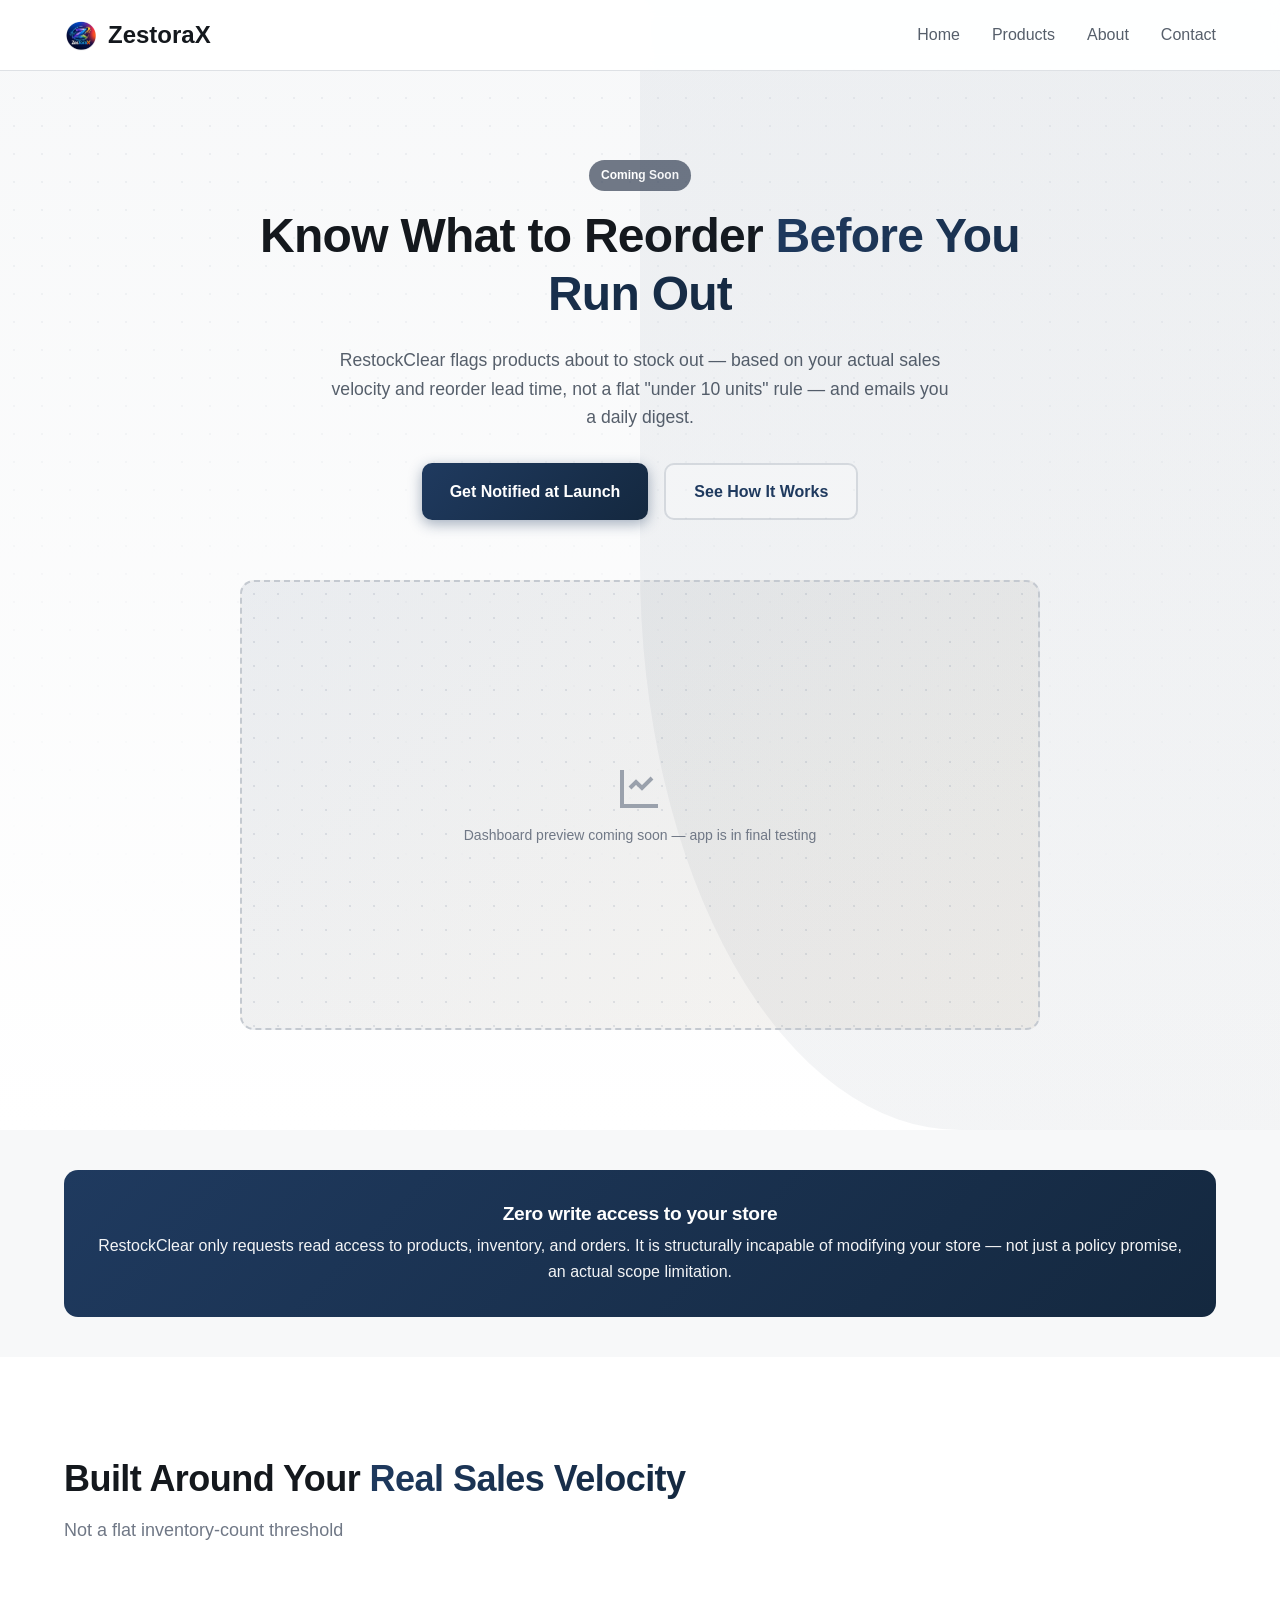
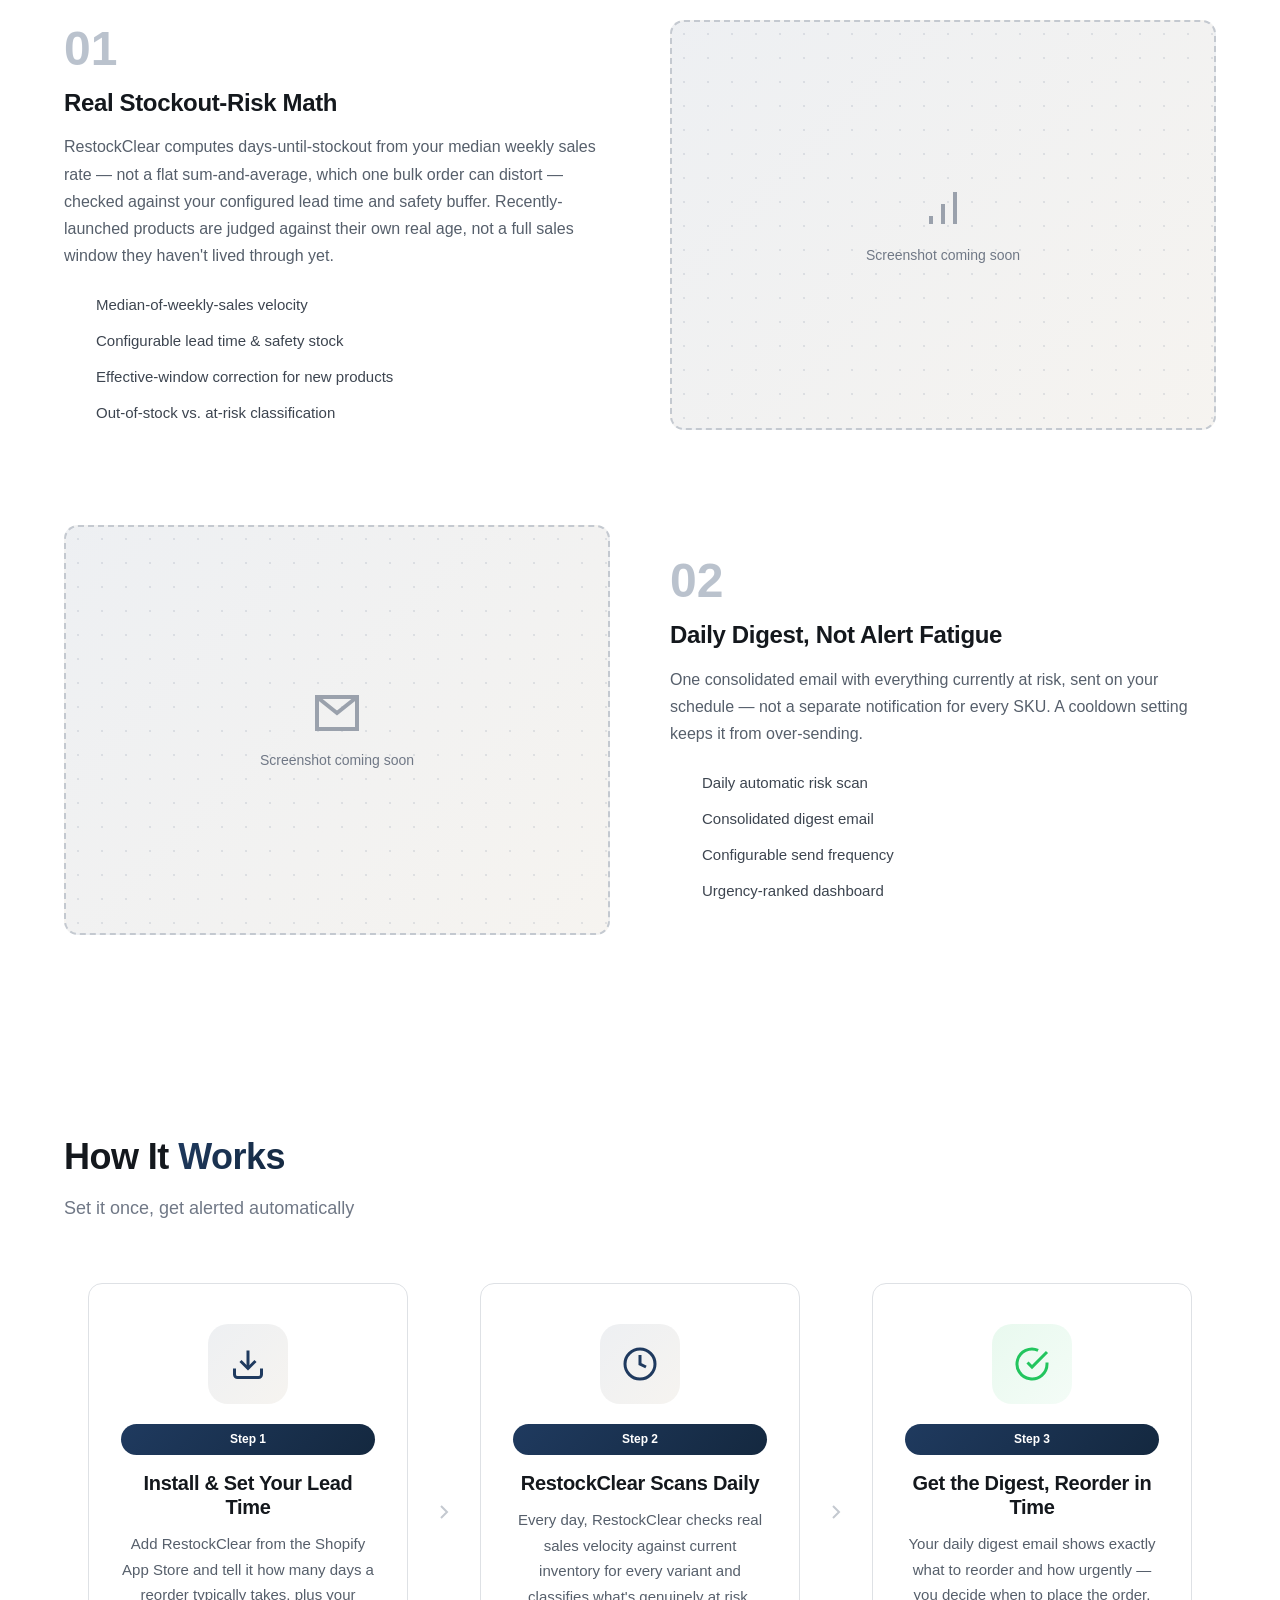
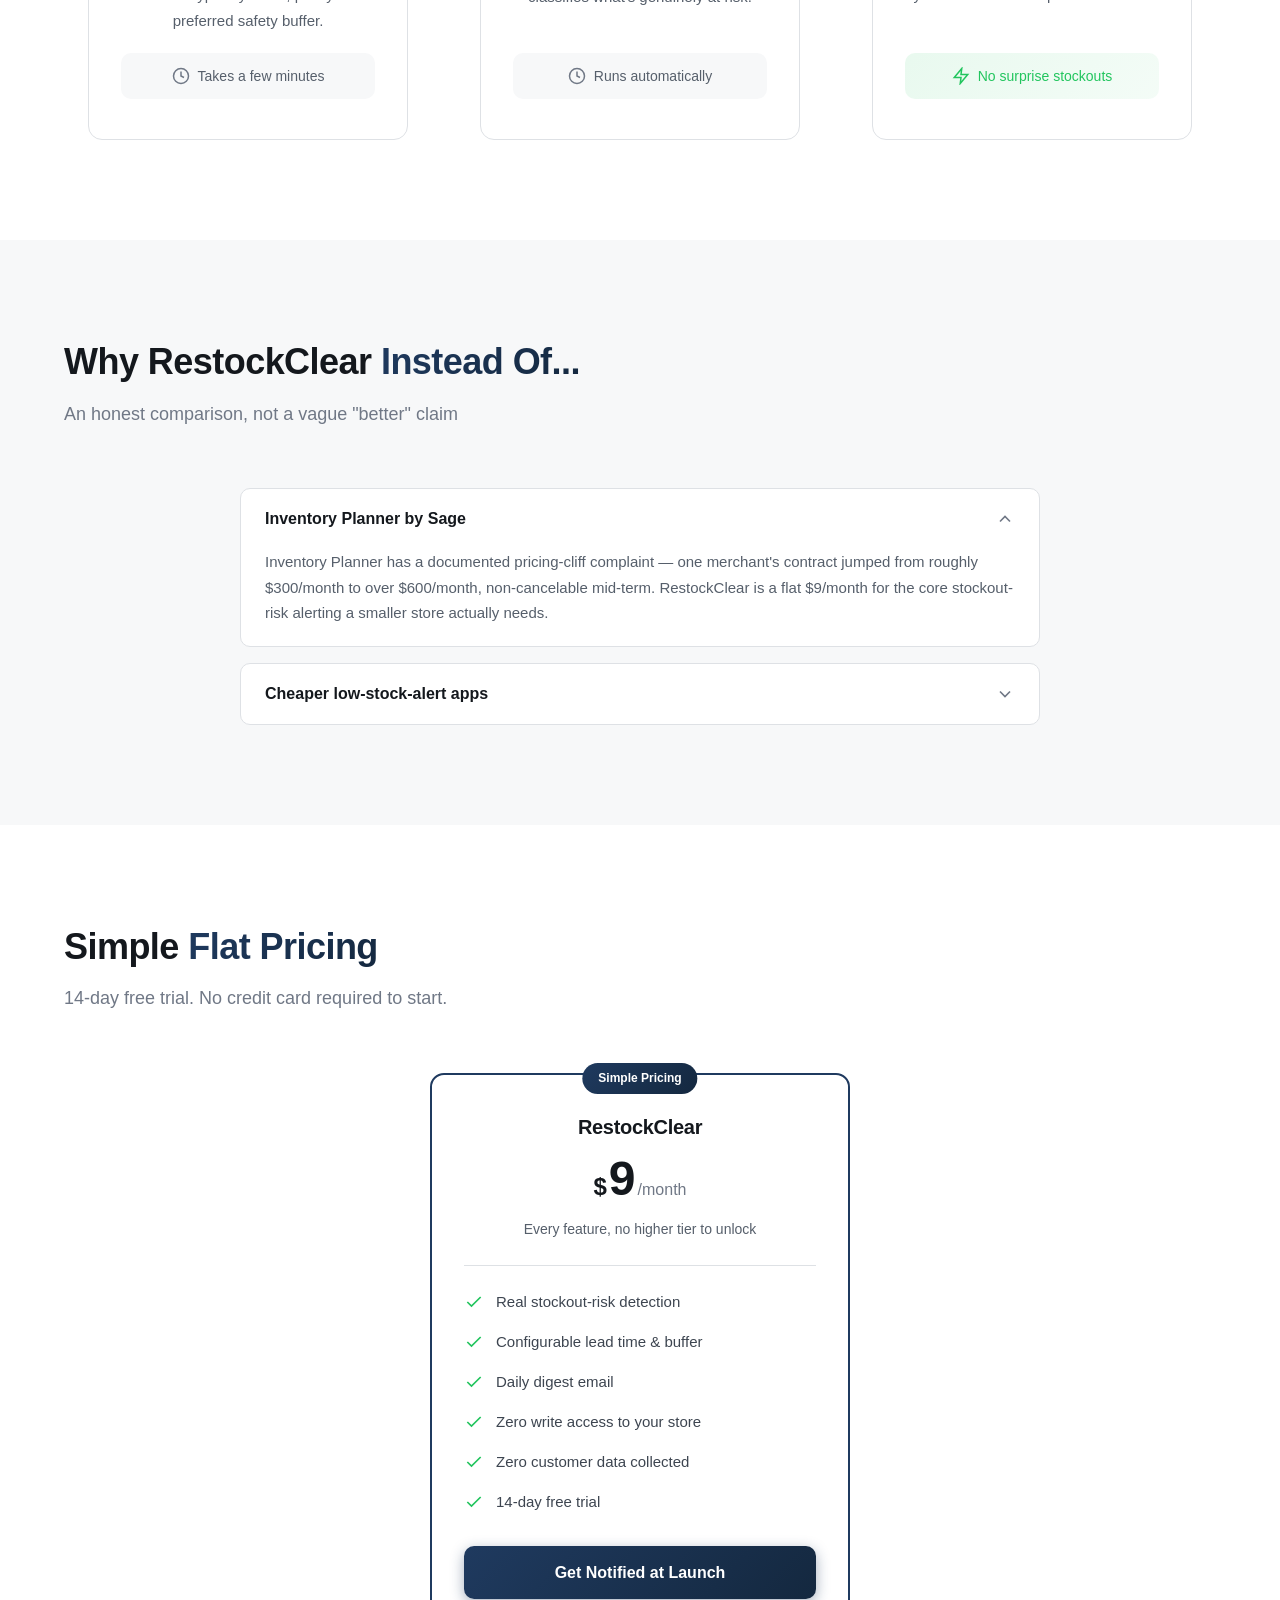
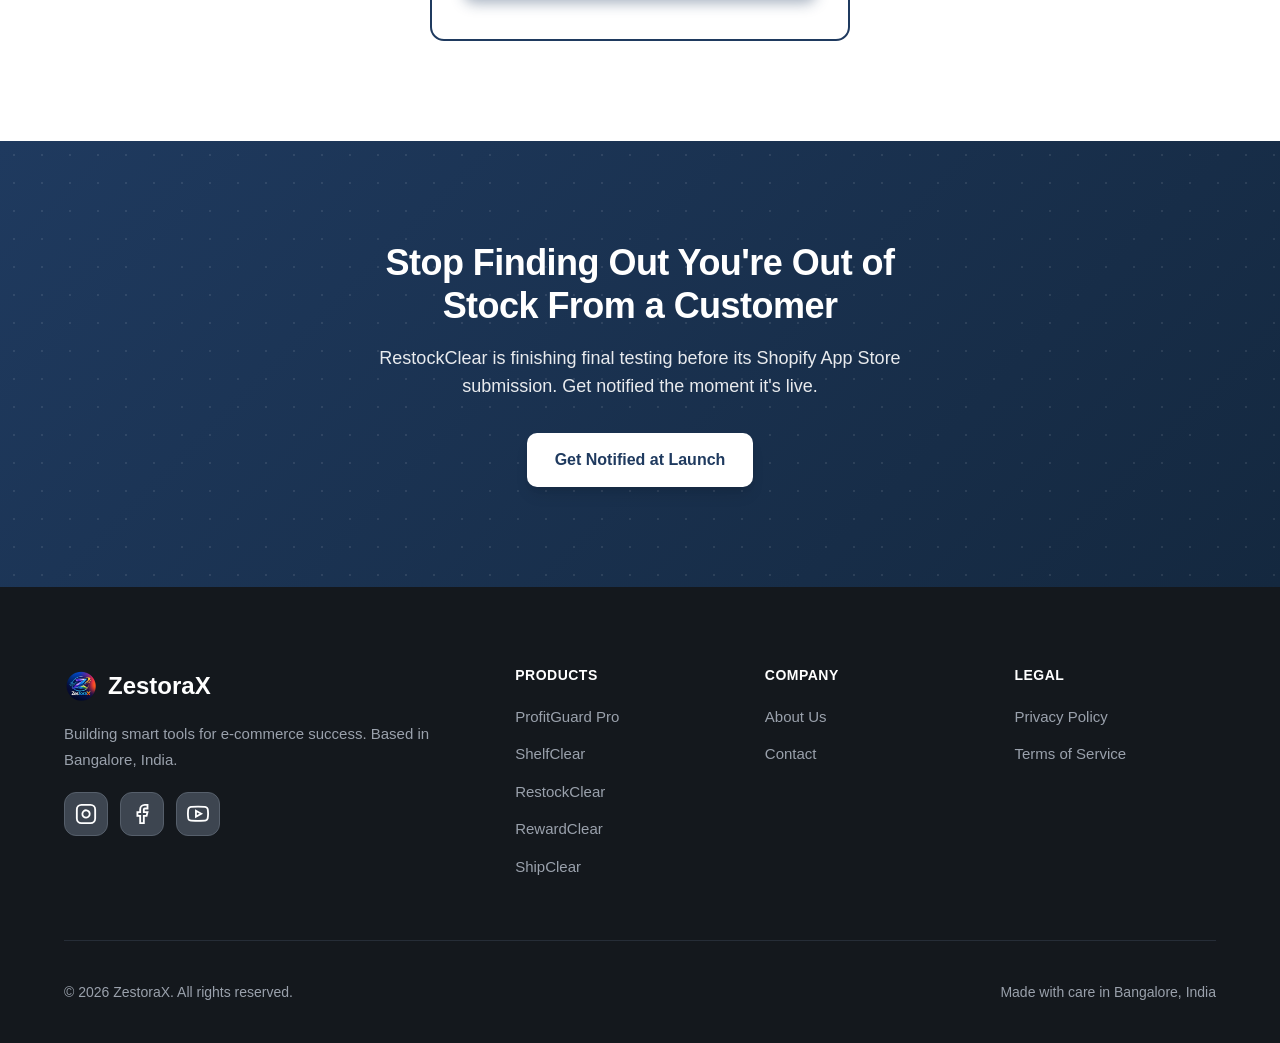
<file: restockclear.html>
<!DOCTYPE html>
<html lang="en">
<head>
    <meta charset="UTF-8">
    <meta name="viewport" content="width=device-width, initial-scale=1.0">
    <meta name="description" content="RestockClear - Know exactly what to reorder before you run out. Stockout-risk alerts and daily digest emails for Shopify, with zero write access to your store.">
    <meta name="keywords" content="RestockClear, Shopify low stock alert, reorder alerts, stockout prevention, ZestoraX">
    <title>RestockClear - Know What to Reorder Before You Run Out | ZestoraX</title>
    <link rel="stylesheet" href="css/styles.css">
    <link rel="icon" type="image/x-icon" href="images/favicon.ico">
    <link rel="apple-touch-icon" href="images/logo.png">
</head>
<body>
    <!-- Navigation -->
    <nav class="navbar">
        <div class="container">
            <a href="index.html" class="logo">
                <img src="images/logo.png" alt="ZestoraX" class="logo-img">
                <span class="logo-text">ZestoraX</span>
            </a>
            <button class="mobile-menu-btn" aria-label="Toggle menu">
                <span></span>
                <span></span>
                <span></span>
            </button>
            <ul class="nav-links">
                <li><a href="index.html">Home</a></li>
                <li><a href="products.html">Products</a></li>
                <li><a href="about.html">About</a></li>
                <li><a href="contact.html">Contact</a></li>
            </ul>
        </div>
    </nav>

    <!-- Hero -->
    <section class="hero">
        <div class="hero-bg"></div>
        <div class="container">
            <div class="hero-content" style="max-width: 800px; margin: 0 auto; text-align: center;">
                <div class="product-badge" style="position: static; display: inline-block; margin-bottom: 16px; background: var(--gray-500);">Coming Soon</div>
                <h1 class="hero-title">
                    Know What to Reorder <span class="gradient-text">Before You Run Out</span>
                </h1>
                <p class="hero-subtitle" style="max-width: 620px; margin: 0 auto 32px;">
                    RestockClear flags products about to stock out — based on your actual sales velocity and
                    reorder lead time, not a flat "under 10 units" rule — and emails you a daily digest.
                </p>
                <div class="hero-buttons" style="justify-content: center;">
                    <a href="contact.html" class="btn btn-primary">
                        Get Notified at Launch
                    </a>
                    <a href="#how-it-works" class="btn btn-secondary">
                        See How It Works
                    </a>
                </div>
            </div>
            <div class="hero-large-screenshot" style="margin-top: 60px;">
                <div class="screenshot-placeholder">
                    <div class="placeholder-content">
                        <svg viewBox="0 0 24 24" fill="none" stroke="currentColor" stroke-width="2"><path d="M3 3v18h18"/><path d="M7 12l3-3 3 3 5-5"/></svg>
                        <span>Dashboard preview coming soon — app is in final testing</span>
                    </div>
                </div>
            </div>
        </div>
    </section>

    <!-- Trust banner -->
    <section class="faq-section" style="padding-top: 40px; padding-bottom: 40px;">
        <div class="container">
            <div style="background: var(--gradient); border-radius: var(--radius-lg); padding: 32px; color: white; text-align: center;">
                <h3 style="margin: 0 0 8px; color: white;">Zero write access to your store</h3>
                <p style="margin: 0; opacity: 0.95;">RestockClear only requests read access to products, inventory, and orders. It is structurally incapable of modifying your store — not just a policy promise, an actual scope limitation.</p>
            </div>
        </div>
    </section>

    <!-- Features -->
    <section class="features-showcase">
        <div class="container">
            <div class="section-header">
                <h2>Built Around Your <span class="gradient-text">Real Sales Velocity</span></h2>
                <p>Not a flat inventory-count threshold</p>
            </div>

            <div class="feature-showcase-grid">
                <div class="feature-showcase-item">
                    <div class="feature-showcase-content">
                        <div class="feature-number">01</div>
                        <h3>Real Stockout-Risk Math</h3>
                        <p>RestockClear computes days-until-stockout from your median weekly sales rate — not a flat sum-and-average, which one bulk order can distort — checked against your configured lead time and safety buffer. Recently-launched products are judged against their own real age, not a full sales window they haven't lived through yet.</p>
                        <ul class="feature-list">
                            <li>Median-of-weekly-sales velocity</li>
                            <li>Configurable lead time & safety stock</li>
                            <li>Effective-window correction for new products</li>
                            <li>Out-of-stock vs. at-risk classification</li>
                        </ul>
                    </div>
                    <div class="feature-showcase-image">
                        <div class="screenshot-placeholder">
                            <div class="placeholder-content">
                                <svg viewBox="0 0 24 24" fill="none" stroke="currentColor" stroke-width="2"><path d="M12 20V10M18 20V4M6 20v-4"/></svg>
                                <span>Screenshot coming soon</span>
                            </div>
                        </div>
                    </div>
                </div>

                <div class="feature-showcase-item reverse">
                    <div class="feature-showcase-content">
                        <div class="feature-number">02</div>
                        <h3>Daily Digest, Not Alert Fatigue</h3>
                        <p>One consolidated email with everything currently at risk, sent on your schedule — not a separate notification for every SKU. A cooldown setting keeps it from over-sending.</p>
                        <ul class="feature-list">
                            <li>Daily automatic risk scan</li>
                            <li>Consolidated digest email</li>
                            <li>Configurable send frequency</li>
                            <li>Urgency-ranked dashboard</li>
                        </ul>
                    </div>
                    <div class="feature-showcase-image">
                        <div class="screenshot-placeholder">
                            <div class="placeholder-content">
                                <svg viewBox="0 0 24 24" fill="none" stroke="currentColor" stroke-width="2"><path d="M22 4H2v16h20V4z"/><path d="M22 4l-10 8L2 4"/></svg>
                                <span>Screenshot coming soon</span>
                            </div>
                        </div>
                    </div>
                </div>
            </div>
        </div>
    </section>

    <!-- How It Works -->
    <section id="how-it-works" class="how-it-works">
        <div class="container">
            <div class="section-header">
                <h2>How It <span class="gradient-text">Works</span></h2>
                <p>Set it once, get alerted automatically</p>
            </div>
            <div class="steps-grid-enhanced">
                <div class="step-card-enhanced">
                    <div class="step-icon">
                        <svg viewBox="0 0 24 24" fill="none" stroke="currentColor" stroke-width="2"><path d="M21 15v4a2 2 0 0 1-2 2H5a2 2 0 0 1-2-2v-4"/><polyline points="7 10 12 15 17 10"/><line x1="12" y1="15" x2="12" y2="3"/></svg>
                    </div>
                    <div class="step-number-badge">Step 1</div>
                    <h3>Install & Set Your Lead Time</h3>
                    <p>Add RestockClear from the Shopify App Store and tell it how many days a reorder typically takes, plus your preferred safety buffer.</p>
                    <div class="step-time">
                        <svg viewBox="0 0 24 24" fill="none" stroke="currentColor" stroke-width="2"><circle cx="12" cy="12" r="10"/><polyline points="12 6 12 12 16 14"/></svg>
                        <span>Takes a few minutes</span>
                    </div>
                </div>
                <div class="step-connector">
                    <svg viewBox="0 0 24 24" fill="none" stroke="currentColor" stroke-width="2"><polyline points="9 18 15 12 9 6"/></svg>
                </div>
                <div class="step-card-enhanced">
                    <div class="step-icon">
                        <svg viewBox="0 0 24 24" fill="none" stroke="currentColor" stroke-width="2"><circle cx="12" cy="12" r="10"/><path d="M12 6v6l4 2"/></svg>
                    </div>
                    <div class="step-number-badge">Step 2</div>
                    <h3>RestockClear Scans Daily</h3>
                    <p>Every day, RestockClear checks real sales velocity against current inventory for every variant and classifies what's genuinely at risk.</p>
                    <div class="step-time">
                        <svg viewBox="0 0 24 24" fill="none" stroke="currentColor" stroke-width="2"><circle cx="12" cy="12" r="10"/><polyline points="12 6 12 12 16 14"/></svg>
                        <span>Runs automatically</span>
                    </div>
                </div>
                <div class="step-connector">
                    <svg viewBox="0 0 24 24" fill="none" stroke="currentColor" stroke-width="2"><polyline points="9 18 15 12 9 6"/></svg>
                </div>
                <div class="step-card-enhanced">
                    <div class="step-icon success">
                        <svg viewBox="0 0 24 24" fill="none" stroke="currentColor" stroke-width="2"><path d="M22 11.08V12a10 10 0 1 1-5.93-9.14"/><polyline points="22 4 12 14.01 9 11.01"/></svg>
                    </div>
                    <div class="step-number-badge">Step 3</div>
                    <h3>Get the Digest, Reorder in Time</h3>
                    <p>Your daily digest email shows exactly what to reorder and how urgently — you decide when to place the order.</p>
                    <div class="step-time highlight">
                        <svg viewBox="0 0 24 24" fill="none" stroke="currentColor" stroke-width="2"><path d="M13 2L3 14h9l-1 8 10-12h-9l1-8z"/></svg>
                        <span>No surprise stockouts</span>
                    </div>
                </div>
            </div>
        </div>
    </section>

    <!-- Why RestockClear -->
    <section class="faq-section" style="background: var(--gray-50);">
        <div class="container">
            <div class="section-header">
                <h2>Why RestockClear <span class="gradient-text">Instead Of...</span></h2>
                <p>An honest comparison, not a vague "better" claim</p>
            </div>
            <div class="faq-grid">
                <div class="faq-item active">
                    <button class="faq-question">
                        Inventory Planner by Sage
                        <svg viewBox="0 0 24 24" fill="none" stroke="currentColor" stroke-width="2"><polyline points="6 9 12 15 18 9"/></svg>
                    </button>
                    <div class="faq-answer">
                        Inventory Planner has a documented pricing-cliff complaint — one merchant's contract jumped from roughly $300/month to over $600/month, non-cancelable mid-term. RestockClear is a flat $9/month for the core stockout-risk alerting a smaller store actually needs.
                    </div>
                </div>
                <div class="faq-item">
                    <button class="faq-question">
                        Cheaper low-stock-alert apps
                        <svg viewBox="0 0 24 24" fill="none" stroke="currentColor" stroke-width="2"><polyline points="6 9 12 15 18 9"/></svg>
                    </button>
                    <div class="faq-answer">
                        We'll be direct: this is a crowded, low-price category, and several alert apps exist in RestockClear's same price band. Where RestockClear differs is the math underneath — a median-of-weekly-sales velocity model with an effective-window correction for new products, not a flat inventory-count threshold — and zero write scopes, so it's structurally incapable of touching your store even if it wanted to.
                    </div>
                </div>
            </div>
        </div>
    </section>

    <!-- Pricing -->
    <section class="pricing-section">
        <div class="container">
            <div class="section-header">
                <h2>Simple <span class="gradient-text">Flat Pricing</span></h2>
                <p>14-day free trial. No credit card required to start.</p>
            </div>
            <div class="pricing-grid" style="grid-template-columns: 1fr; max-width: 420px; margin: 0 auto;">
                <div class="pricing-card popular">
                    <div class="popular-badge">Simple Pricing</div>
                    <div class="pricing-header">
                        <h3>RestockClear</h3>
                        <div class="pricing-price">
                            <span class="currency">$</span>
                            <span class="amount">9</span>
                            <span class="period">/month</span>
                        </div>
                        <p class="pricing-description">Every feature, no higher tier to unlock</p>
                    </div>
                    <ul class="pricing-features">
                        <li><svg viewBox="0 0 24 24" fill="none" stroke="currentColor" stroke-width="2"><polyline points="20 6 9 17 4 12"/></svg>Real stockout-risk detection</li>
                        <li><svg viewBox="0 0 24 24" fill="none" stroke="currentColor" stroke-width="2"><polyline points="20 6 9 17 4 12"/></svg>Configurable lead time & buffer</li>
                        <li><svg viewBox="0 0 24 24" fill="none" stroke="currentColor" stroke-width="2"><polyline points="20 6 9 17 4 12"/></svg>Daily digest email</li>
                        <li><svg viewBox="0 0 24 24" fill="none" stroke="currentColor" stroke-width="2"><polyline points="20 6 9 17 4 12"/></svg>Zero write access to your store</li>
                        <li><svg viewBox="0 0 24 24" fill="none" stroke="currentColor" stroke-width="2"><polyline points="20 6 9 17 4 12"/></svg>Zero customer data collected</li>
                        <li><svg viewBox="0 0 24 24" fill="none" stroke="currentColor" stroke-width="2"><polyline points="20 6 9 17 4 12"/></svg>14-day free trial</li>
                    </ul>
                    <a href="contact.html" class="btn btn-primary">Get Notified at Launch</a>
                </div>
            </div>
        </div>
    </section>

    <!-- Final CTA -->
    <section class="cta">
        <div class="container">
            <div class="cta-content">
                <h2>Stop Finding Out You're Out of Stock From a Customer</h2>
                <p>RestockClear is finishing final testing before its Shopify App Store submission. Get notified the moment it's live.</p>
                <a href="contact.html" class="btn btn-white">
                    Get Notified at Launch
                </a>
            </div>
        </div>
    </section>

    <!-- Footer -->
    <footer class="footer">
        <div class="container">
            <div class="footer-grid">
                <div class="footer-brand">
                    <a href="index.html" class="logo">
                        <img src="images/logo.png" alt="ZestoraX" class="logo-img">
                        <span class="logo-text">ZestoraX</span>
                    </a>
                    <p>Building smart tools for e-commerce success. Based in Bangalore, India.</p>
                    <div class="social-links">
                        <a href="https://www.instagram.com/zestorax.shop/" target="_blank" aria-label="Instagram" class="social-link">
                            <svg viewBox="0 0 24 24" fill="none" stroke="currentColor" stroke-width="2"><rect x="2" y="2" width="20" height="20" rx="5" ry="5"/><path d="M16 11.37A4 4 0 1 1 12.63 8 4 4 0 0 1 16 11.37z"/><line x1="17.5" y1="6.5" x2="17.51" y2="6.5"/></svg>
                        </a>
                        <a href="https://www.facebook.com/profile.php?id=61576040707644" target="_blank" aria-label="Facebook" class="social-link">
                            <svg viewBox="0 0 24 24" fill="none" stroke="currentColor" stroke-width="2"><path d="M18 2h-3a5 5 0 0 0-5 5v3H7v4h3v8h4v-8h3l1-4h-4V7a1 1 0 0 1 1-1h3z"/></svg>
                        </a>
                        <a href="https://www.youtube.com/@ZestoraX-m9f" target="_blank" aria-label="YouTube" class="social-link">
                            <svg viewBox="0 0 24 24" fill="none" stroke="currentColor" stroke-width="2"><path d="M22.54 6.42a2.78 2.78 0 0 0-1.94-2C18.88 4 12 4 12 4s-6.88 0-8.6.46a2.78 2.78 0 0 0-1.94 2A29 29 0 0 0 1 11.75a29 29 0 0 0 .46 5.33A2.78 2.78 0 0 0 3.4 19c1.72.46 8.6.46 8.6.46s6.88 0 8.6-.46a2.78 2.78 0 0 0 1.94-2 29 29 0 0 0 .46-5.25 29 29 0 0 0-.46-5.33z"/><polygon points="9.75 15.02 15.5 11.75 9.75 8.48 9.75 15.02"/></svg>
                        </a>
                    </div>
                </div>
                <div class="footer-links">
                    <h4>Products</h4>
                    <ul>
                        <li><a href="profitguard-pro.html">ProfitGuard Pro</a></li>
                        <li><a href="shelfclear.html">ShelfClear</a></li>
                        <li><a href="restockclear.html">RestockClear</a></li>
                        <li><a href="rewardclear.html">RewardClear</a></li>
                        <li><a href="shipclear.html">ShipClear</a></li>
                    </ul>
                </div>
                <div class="footer-links">
                    <h4>Company</h4>
                    <ul>
                        <li><a href="about.html">About Us</a></li>
                        <li><a href="contact.html">Contact</a></li>
                    </ul>
                </div>
                <div class="footer-links">
                    <h4>Legal</h4>
                    <ul>
                        <li><a href="privacy.html">Privacy Policy</a></li>
                        <li><a href="terms.html">Terms of Service</a></li>
                    </ul>
                </div>
            </div>
            <div class="footer-bottom">
                <p>&copy; 2026 ZestoraX. All rights reserved.</p>
                <p>Made with care in Bangalore, India</p>
            </div>
        </div>
    </footer>

    <script src="js/main.js"></script>
</body>
</html>
</file>
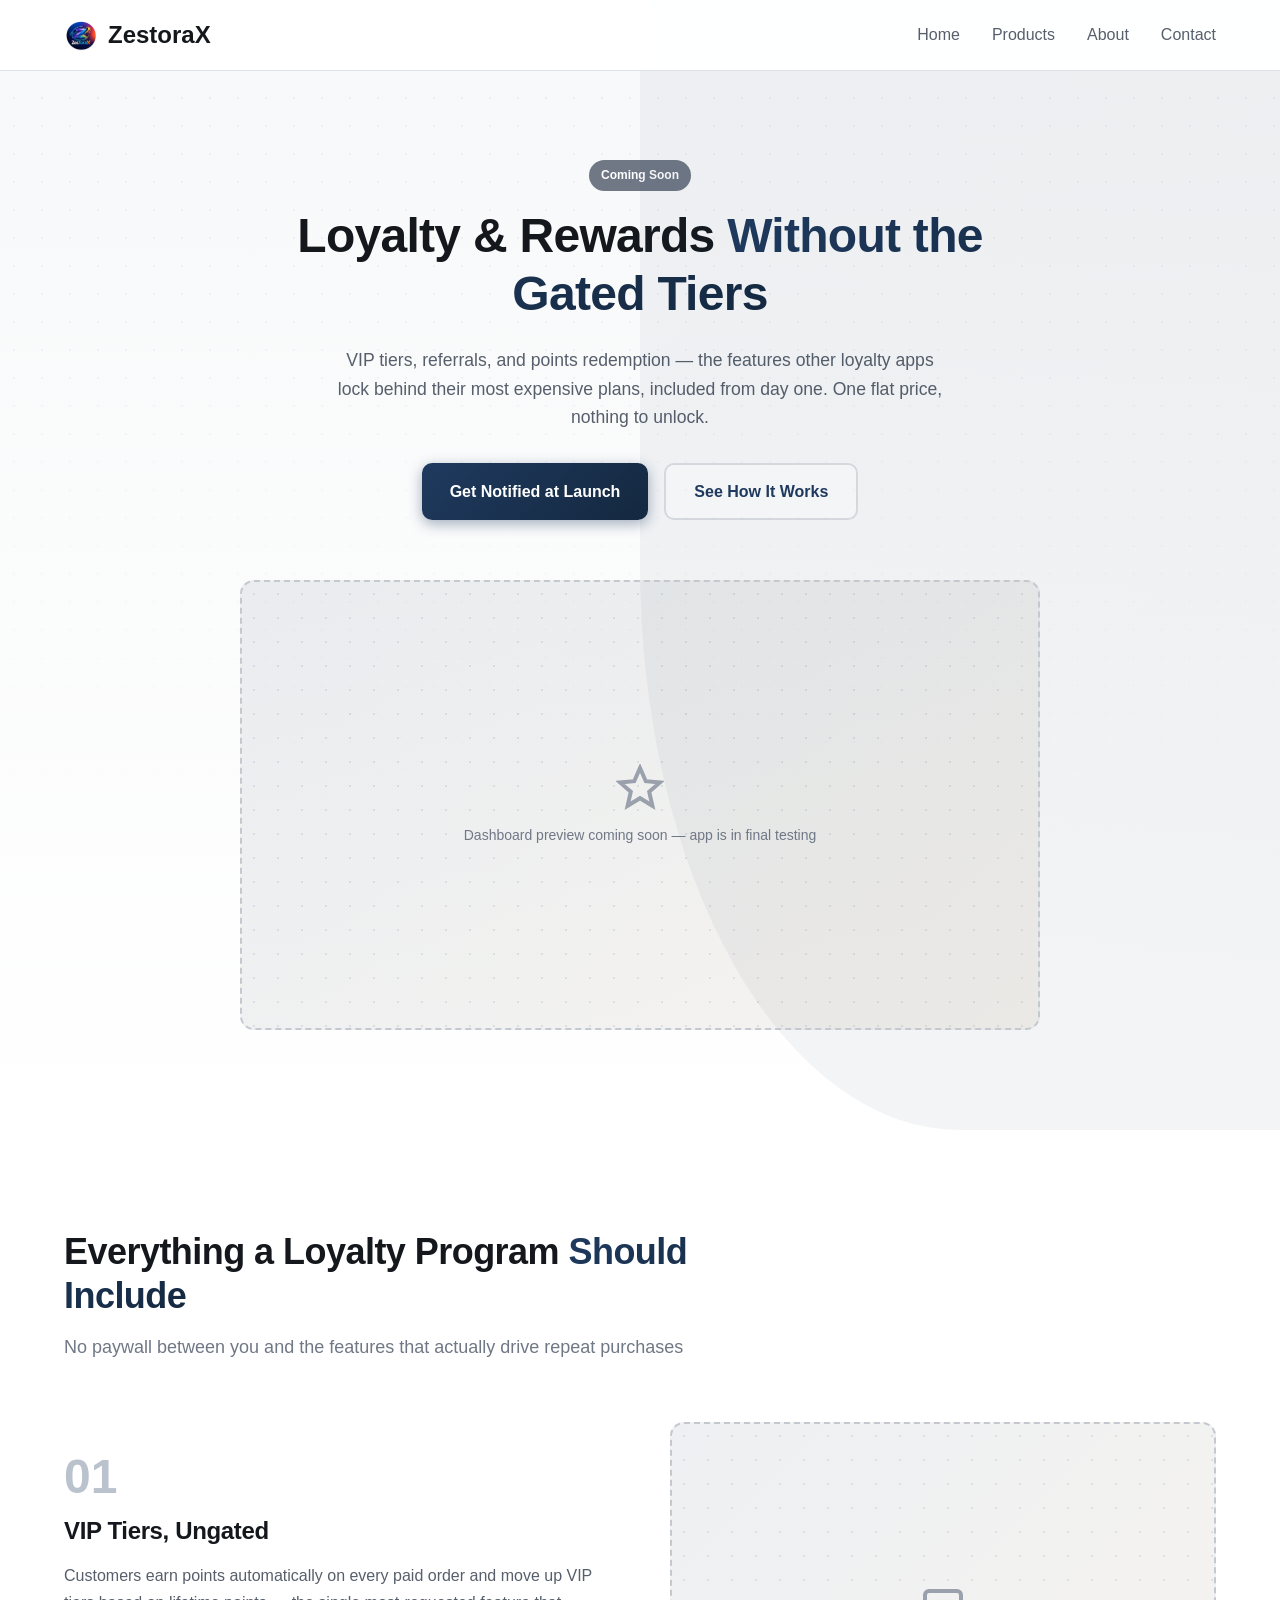
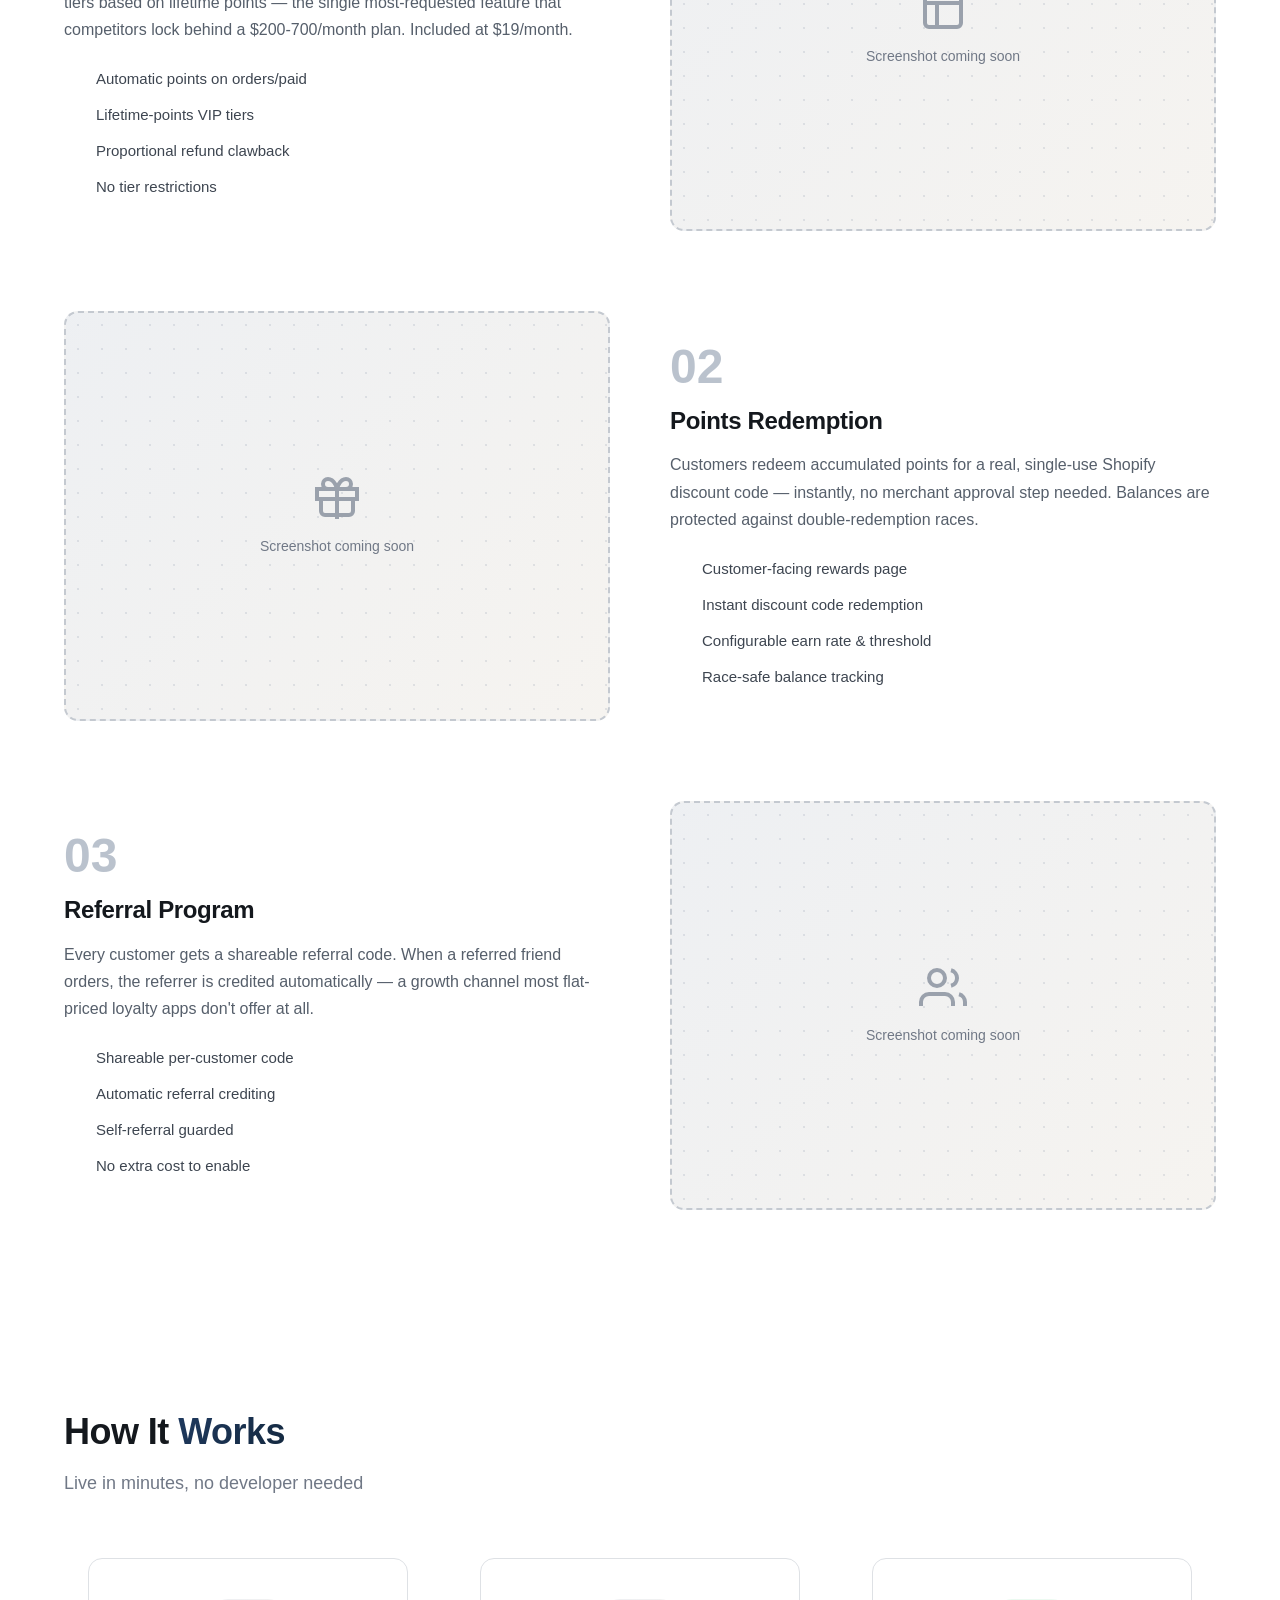
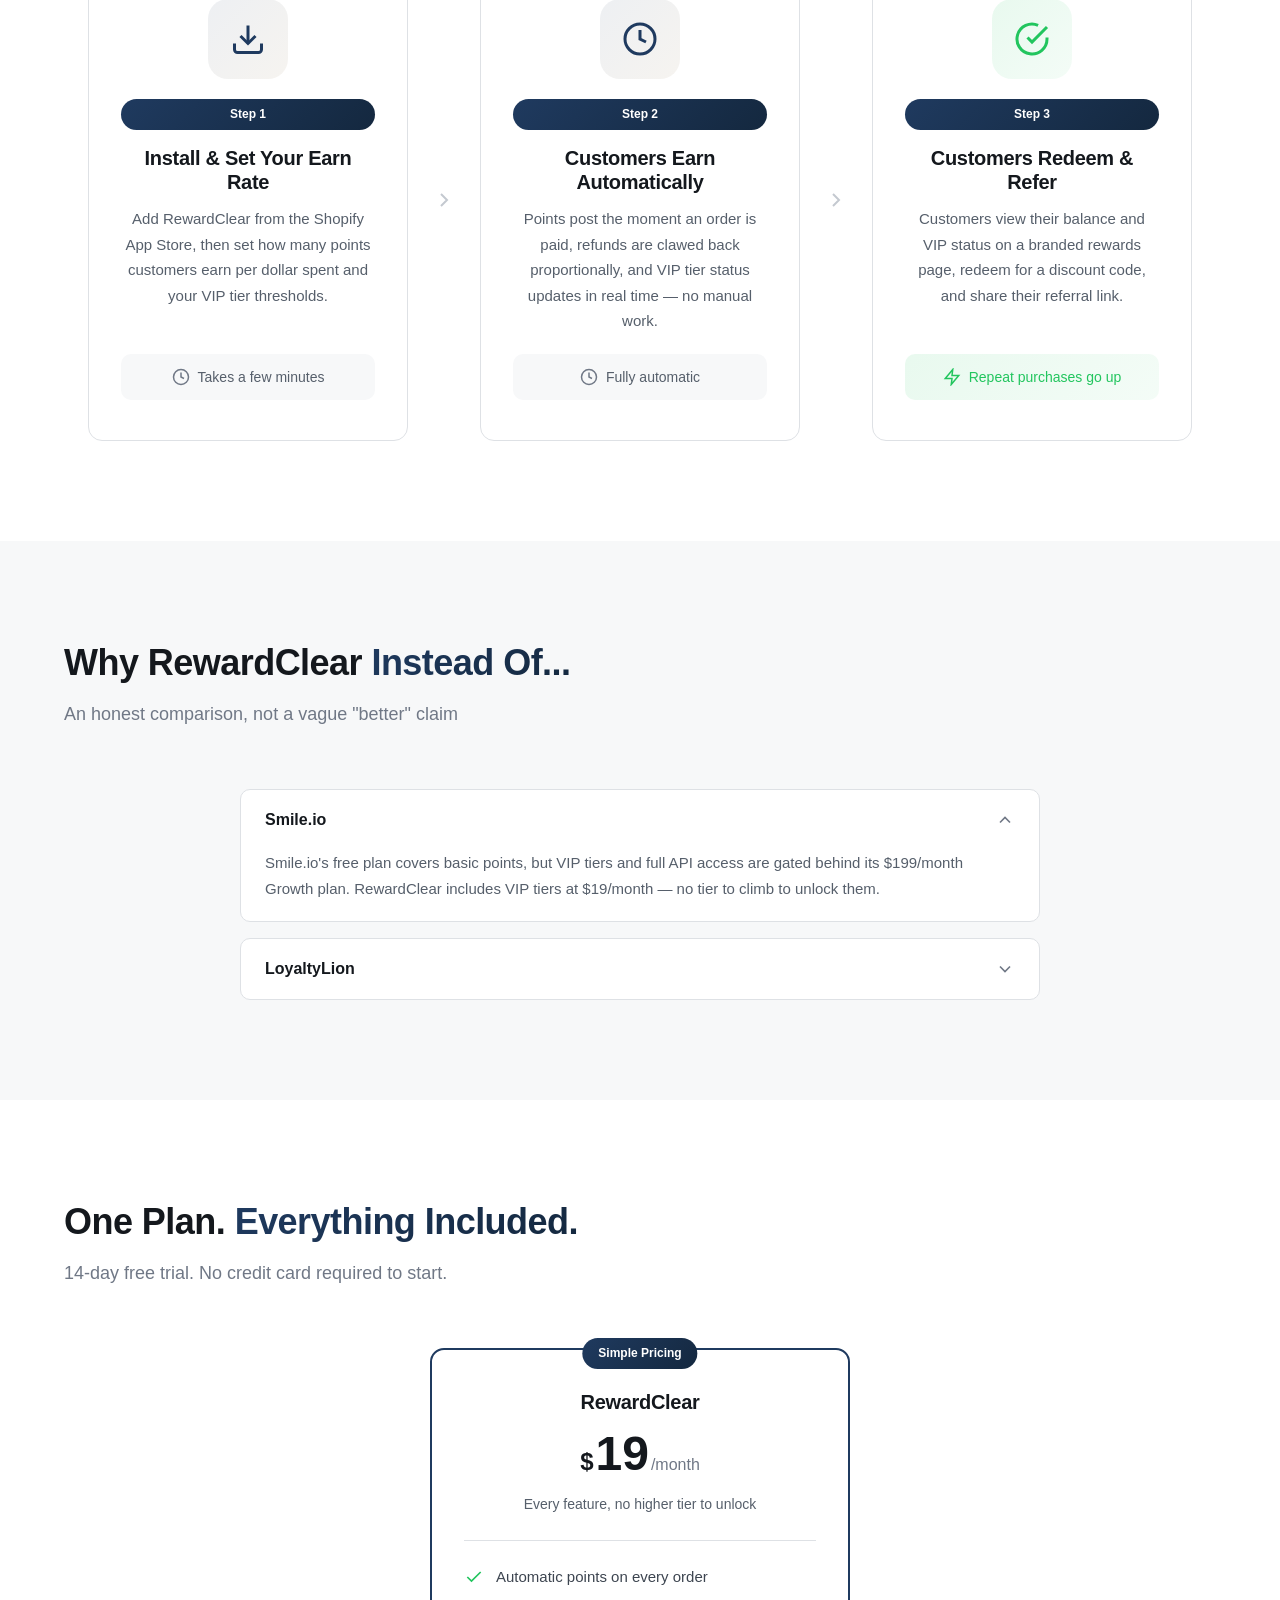
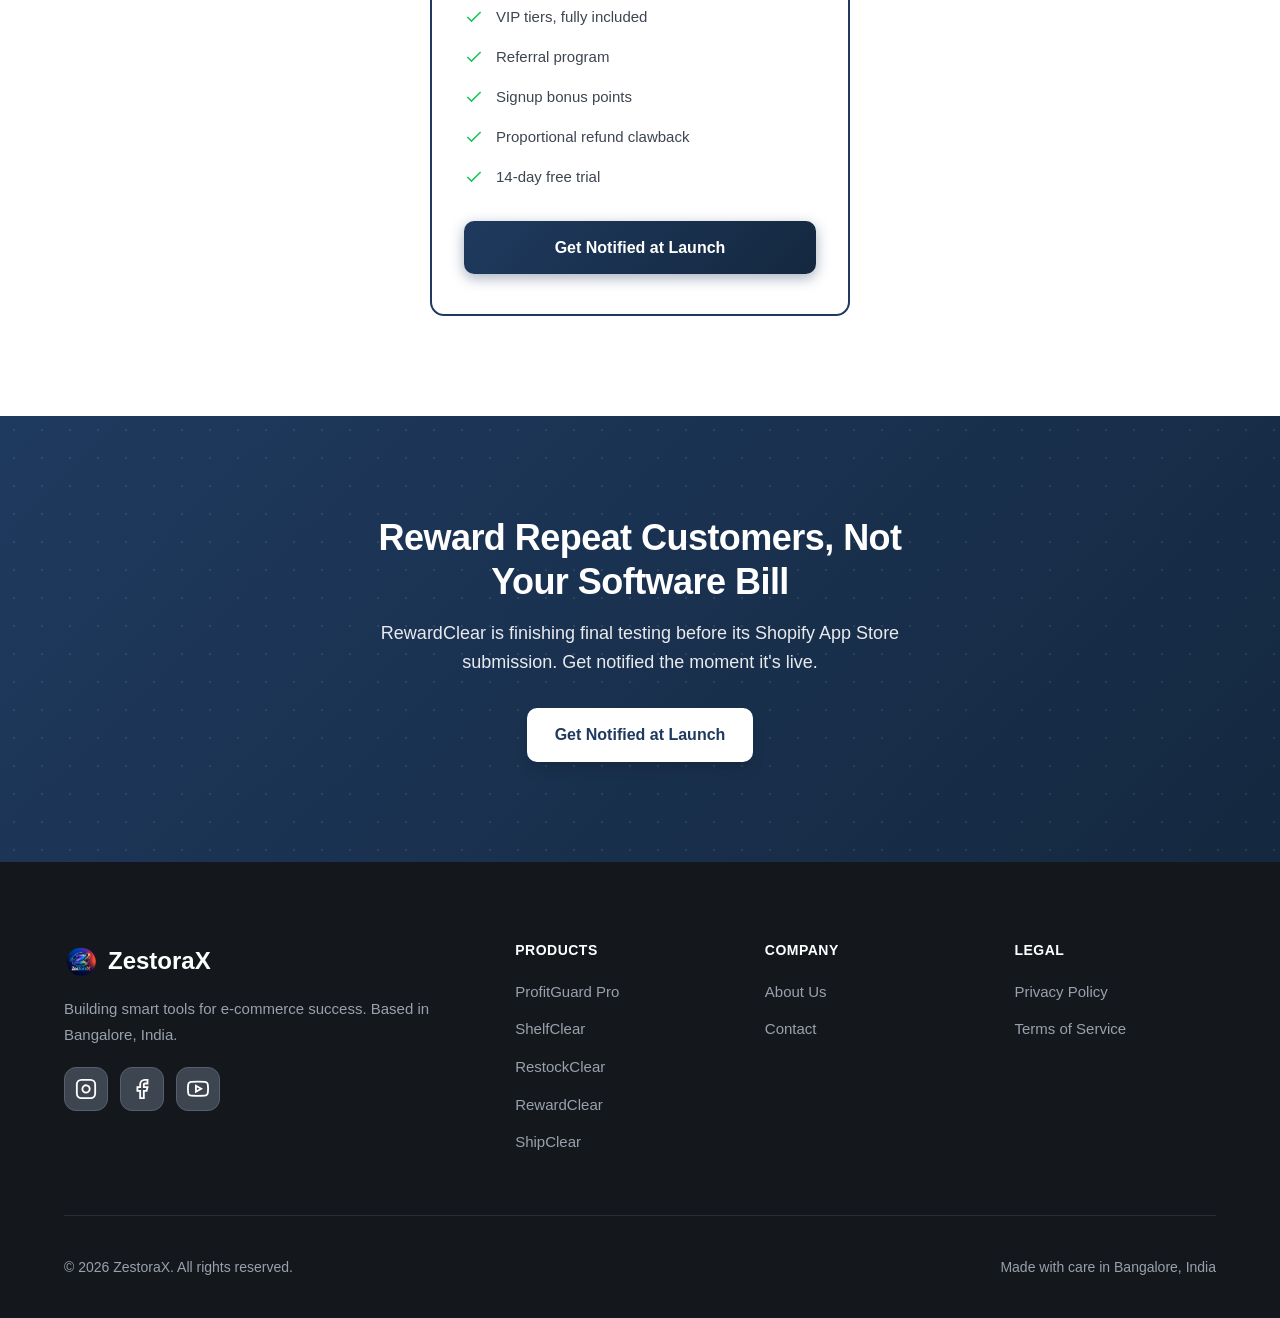
<file: rewardclear.html>
<!DOCTYPE html>
<html lang="en">
<head>
    <meta charset="UTF-8">
    <meta name="viewport" content="width=device-width, initial-scale=1.0">
    <meta name="description" content="RewardClear - Flat-priced loyalty & rewards for Shopify. VIP tiers, referrals, and points redemption with nothing gated behind a higher tier. $19/month, everything included.">
    <meta name="keywords" content="RewardClear, Shopify loyalty app, Shopify rewards program, VIP tiers, referral program, ZestoraX">
    <title>RewardClear - Flat-Priced Loyalty & Rewards for Shopify | ZestoraX</title>
    <link rel="stylesheet" href="css/styles.css">
    <link rel="icon" type="image/x-icon" href="images/favicon.ico">
    <link rel="apple-touch-icon" href="images/logo.png">
</head>
<body>
    <!-- Navigation -->
    <nav class="navbar">
        <div class="container">
            <a href="index.html" class="logo">
                <img src="images/logo.png" alt="ZestoraX" class="logo-img">
                <span class="logo-text">ZestoraX</span>
            </a>
            <button class="mobile-menu-btn" aria-label="Toggle menu">
                <span></span>
                <span></span>
                <span></span>
            </button>
            <ul class="nav-links">
                <li><a href="index.html">Home</a></li>
                <li><a href="products.html">Products</a></li>
                <li><a href="about.html">About</a></li>
                <li><a href="contact.html">Contact</a></li>
            </ul>
        </div>
    </nav>

    <!-- Hero Section -->
    <section class="hero">
        <div class="hero-bg"></div>
        <div class="container">
            <div class="hero-content" style="max-width: 800px; margin: 0 auto; text-align: center;">
                <div class="product-badge" style="position: static; display: inline-block; margin-bottom: 16px; background: var(--gray-500);">Coming Soon</div>
                <h1 class="hero-title">
                    Loyalty & Rewards <span class="gradient-text">Without the Gated Tiers</span>
                </h1>
                <p class="hero-subtitle" style="max-width: 620px; margin: 0 auto 32px;">
                    VIP tiers, referrals, and points redemption — the features other loyalty apps lock behind
                    their most expensive plans, included from day one. One flat price, nothing to unlock.
                </p>
                <div class="hero-buttons" style="justify-content: center;">
                    <a href="contact.html" class="btn btn-primary">
                        Get Notified at Launch
                    </a>
                    <a href="#how-it-works" class="btn btn-secondary">
                        See How It Works
                    </a>
                </div>
            </div>
            <div class="hero-large-screenshot" style="margin-top: 60px;">
                <div class="screenshot-placeholder">
                    <div class="placeholder-content">
                        <svg viewBox="0 0 24 24" fill="none" stroke="currentColor" stroke-width="2">
                            <path d="M12 2l2.9 6.6 7.1.6-5.4 4.7 1.6 7-6.2-3.8-6.2 3.8 1.6-7-5.4-4.7 7.1-.6z"/>
                        </svg>
                        <span>Dashboard preview coming soon — app is in final testing</span>
                    </div>
                </div>
            </div>
        </div>
    </section>

    <!-- Features Overview -->
    <section class="features-showcase">
        <div class="container">
            <div class="section-header">
                <h2>Everything a Loyalty Program <span class="gradient-text">Should Include</span></h2>
                <p>No paywall between you and the features that actually drive repeat purchases</p>
            </div>

            <div class="feature-showcase-grid">
                <div class="feature-showcase-item">
                    <div class="feature-showcase-content">
                        <div class="feature-number">01</div>
                        <h3>VIP Tiers, Ungated</h3>
                        <p>Customers earn points automatically on every paid order and move up VIP tiers based on lifetime points — the single most-requested feature that competitors lock behind a $200-700/month plan. Included at $19/month.</p>
                        <ul class="feature-list">
                            <li>Automatic points on orders/paid</li>
                            <li>Lifetime-points VIP tiers</li>
                            <li>Proportional refund clawback</li>
                            <li>No tier restrictions</li>
                        </ul>
                    </div>
                    <div class="feature-showcase-image">
                        <div class="screenshot-placeholder">
                            <div class="placeholder-content">
                                <svg viewBox="0 0 24 24" fill="none" stroke="currentColor" stroke-width="2"><rect x="3" y="3" width="18" height="18" rx="2"/><path d="M3 9h18M9 21V9"/></svg>
                                <span>Screenshot coming soon</span>
                            </div>
                        </div>
                    </div>
                </div>

                <div class="feature-showcase-item reverse">
                    <div class="feature-showcase-content">
                        <div class="feature-number">02</div>
                        <h3>Points Redemption</h3>
                        <p>Customers redeem accumulated points for a real, single-use Shopify discount code — instantly, no merchant approval step needed. Balances are protected against double-redemption races.</p>
                        <ul class="feature-list">
                            <li>Customer-facing rewards page</li>
                            <li>Instant discount code redemption</li>
                            <li>Configurable earn rate & threshold</li>
                            <li>Race-safe balance tracking</li>
                        </ul>
                    </div>
                    <div class="feature-showcase-image">
                        <div class="screenshot-placeholder">
                            <div class="placeholder-content">
                                <svg viewBox="0 0 24 24" fill="none" stroke="currentColor" stroke-width="2"><path d="M20 12v6a2 2 0 0 1-2 2H6a2 2 0 0 1-2-2v-6"/><path d="M2 7h20v5H2z"/><path d="M12 22V7M12 7H7.5a2.5 2.5 0 0 1 0-5C11 2 12 7 12 7zM12 7h4.5a2.5 2.5 0 0 0 0-5C13 2 12 7 12 7z"/></svg>
                                <span>Screenshot coming soon</span>
                            </div>
                        </div>
                    </div>
                </div>

                <div class="feature-showcase-item">
                    <div class="feature-showcase-content">
                        <div class="feature-number">03</div>
                        <h3>Referral Program</h3>
                        <p>Every customer gets a shareable referral code. When a referred friend orders, the referrer is credited automatically — a growth channel most flat-priced loyalty apps don't offer at all.</p>
                        <ul class="feature-list">
                            <li>Shareable per-customer code</li>
                            <li>Automatic referral crediting</li>
                            <li>Self-referral guarded</li>
                            <li>No extra cost to enable</li>
                        </ul>
                    </div>
                    <div class="feature-showcase-image">
                        <div class="screenshot-placeholder">
                            <div class="placeholder-content">
                                <svg viewBox="0 0 24 24" fill="none" stroke="currentColor" stroke-width="2"><path d="M17 21v-2a4 4 0 0 0-4-4H5a4 4 0 0 0-4 4v2"/><circle cx="9" cy="7" r="4"/><path d="M23 21v-2a4 4 0 0 0-3-3.87M16 3.13a4 4 0 0 1 0 7.75"/></svg>
                                <span>Screenshot coming soon</span>
                            </div>
                        </div>
                    </div>
                </div>
            </div>
        </div>
    </section>

    <!-- How It Works -->
    <section id="how-it-works" class="how-it-works">
        <div class="container">
            <div class="section-header">
                <h2>How It <span class="gradient-text">Works</span></h2>
                <p>Live in minutes, no developer needed</p>
            </div>
            <div class="steps-grid-enhanced">
                <div class="step-card-enhanced">
                    <div class="step-icon">
                        <svg viewBox="0 0 24 24" fill="none" stroke="currentColor" stroke-width="2"><path d="M21 15v4a2 2 0 0 1-2 2H5a2 2 0 0 1-2-2v-4"/><polyline points="7 10 12 15 17 10"/><line x1="12" y1="15" x2="12" y2="3"/></svg>
                    </div>
                    <div class="step-number-badge">Step 1</div>
                    <h3>Install & Set Your Earn Rate</h3>
                    <p>Add RewardClear from the Shopify App Store, then set how many points customers earn per dollar spent and your VIP tier thresholds.</p>
                    <div class="step-time">
                        <svg viewBox="0 0 24 24" fill="none" stroke="currentColor" stroke-width="2"><circle cx="12" cy="12" r="10"/><polyline points="12 6 12 12 16 14"/></svg>
                        <span>Takes a few minutes</span>
                    </div>
                </div>
                <div class="step-connector">
                    <svg viewBox="0 0 24 24" fill="none" stroke="currentColor" stroke-width="2"><polyline points="9 18 15 12 9 6"/></svg>
                </div>
                <div class="step-card-enhanced">
                    <div class="step-icon">
                        <svg viewBox="0 0 24 24" fill="none" stroke="currentColor" stroke-width="2"><circle cx="12" cy="12" r="10"/><path d="M12 6v6l4 2"/></svg>
                    </div>
                    <div class="step-number-badge">Step 2</div>
                    <h3>Customers Earn Automatically</h3>
                    <p>Points post the moment an order is paid, refunds are clawed back proportionally, and VIP tier status updates in real time — no manual work.</p>
                    <div class="step-time">
                        <svg viewBox="0 0 24 24" fill="none" stroke="currentColor" stroke-width="2"><circle cx="12" cy="12" r="10"/><polyline points="12 6 12 12 16 14"/></svg>
                        <span>Fully automatic</span>
                    </div>
                </div>
                <div class="step-connector">
                    <svg viewBox="0 0 24 24" fill="none" stroke="currentColor" stroke-width="2"><polyline points="9 18 15 12 9 6"/></svg>
                </div>
                <div class="step-card-enhanced">
                    <div class="step-icon success">
                        <svg viewBox="0 0 24 24" fill="none" stroke="currentColor" stroke-width="2"><path d="M22 11.08V12a10 10 0 1 1-5.93-9.14"/><polyline points="22 4 12 14.01 9 11.01"/></svg>
                    </div>
                    <div class="step-number-badge">Step 3</div>
                    <h3>Customers Redeem & Refer</h3>
                    <p>Customers view their balance and VIP status on a branded rewards page, redeem for a discount code, and share their referral link.</p>
                    <div class="step-time highlight">
                        <svg viewBox="0 0 24 24" fill="none" stroke="currentColor" stroke-width="2"><path d="M13 2L3 14h9l-1 8 10-12h-9l1-8z"/></svg>
                        <span>Repeat purchases go up</span>
                    </div>
                </div>
            </div>
        </div>
    </section>

    <!-- Why RewardClear -->
    <section class="faq-section" style="background: var(--gray-50);">
        <div class="container">
            <div class="section-header">
                <h2>Why RewardClear <span class="gradient-text">Instead Of...</span></h2>
                <p>An honest comparison, not a vague "better" claim</p>
            </div>
            <div class="faq-grid">
                <div class="faq-item active">
                    <button class="faq-question">
                        Smile.io
                        <svg viewBox="0 0 24 24" fill="none" stroke="currentColor" stroke-width="2"><polyline points="6 9 12 15 18 9"/></svg>
                    </button>
                    <div class="faq-answer">
                        Smile.io's free plan covers basic points, but VIP tiers and full API access are gated behind its $199/month Growth plan. RewardClear includes VIP tiers at $19/month — no tier to climb to unlock them.
                    </div>
                </div>
                <div class="faq-item">
                    <button class="faq-question">
                        LoyaltyLion
                        <svg viewBox="0 0 24 24" fill="none" stroke="currentColor" stroke-width="2"><polyline points="6 9 12 15 18 9"/></svg>
                    </button>
                    <div class="faq-answer">
                        LoyaltyLion starts around $399/month, and custom earn rules or full API access can each add roughly $1,000/month on top. RewardClear is a single flat $19/month with everything included, built for stores that don't need Shopify Plus-scale complexity.
                    </div>
                </div>
            </div>
        </div>
    </section>

    <!-- Pricing -->
    <section class="pricing-section">
        <div class="container">
            <div class="section-header">
                <h2>One Plan. <span class="gradient-text">Everything Included.</span></h2>
                <p>14-day free trial. No credit card required to start.</p>
            </div>
            <div class="pricing-grid" style="grid-template-columns: 1fr; max-width: 420px; margin: 0 auto;">
                <div class="pricing-card popular">
                    <div class="popular-badge">Simple Pricing</div>
                    <div class="pricing-header">
                        <h3>RewardClear</h3>
                        <div class="pricing-price">
                            <span class="currency">$</span>
                            <span class="amount">19</span>
                            <span class="period">/month</span>
                        </div>
                        <p class="pricing-description">Every feature, no higher tier to unlock</p>
                    </div>
                    <ul class="pricing-features">
                        <li><svg viewBox="0 0 24 24" fill="none" stroke="currentColor" stroke-width="2"><polyline points="20 6 9 17 4 12"/></svg>Automatic points on every order</li>
                        <li><svg viewBox="0 0 24 24" fill="none" stroke="currentColor" stroke-width="2"><polyline points="20 6 9 17 4 12"/></svg>VIP tiers, fully included</li>
                        <li><svg viewBox="0 0 24 24" fill="none" stroke="currentColor" stroke-width="2"><polyline points="20 6 9 17 4 12"/></svg>Referral program</li>
                        <li><svg viewBox="0 0 24 24" fill="none" stroke="currentColor" stroke-width="2"><polyline points="20 6 9 17 4 12"/></svg>Signup bonus points</li>
                        <li><svg viewBox="0 0 24 24" fill="none" stroke="currentColor" stroke-width="2"><polyline points="20 6 9 17 4 12"/></svg>Proportional refund clawback</li>
                        <li><svg viewBox="0 0 24 24" fill="none" stroke="currentColor" stroke-width="2"><polyline points="20 6 9 17 4 12"/></svg>14-day free trial</li>
                    </ul>
                    <a href="contact.html" class="btn btn-primary">Get Notified at Launch</a>
                </div>
            </div>
        </div>
    </section>

    <!-- Final CTA -->
    <section class="cta">
        <div class="container">
            <div class="cta-content">
                <h2>Reward Repeat Customers, Not Your Software Bill</h2>
                <p>RewardClear is finishing final testing before its Shopify App Store submission. Get notified the moment it's live.</p>
                <a href="contact.html" class="btn btn-white">
                    Get Notified at Launch
                </a>
            </div>
        </div>
    </section>

    <!-- Footer -->
    <footer class="footer">
        <div class="container">
            <div class="footer-grid">
                <div class="footer-brand">
                    <a href="index.html" class="logo">
                        <img src="images/logo.png" alt="ZestoraX" class="logo-img">
                        <span class="logo-text">ZestoraX</span>
                    </a>
                    <p>Building smart tools for e-commerce success. Based in Bangalore, India.</p>
                    <div class="social-links">
                        <a href="https://www.instagram.com/zestorax.shop/" target="_blank" aria-label="Instagram" class="social-link">
                            <svg viewBox="0 0 24 24" fill="none" stroke="currentColor" stroke-width="2"><rect x="2" y="2" width="20" height="20" rx="5" ry="5"/><path d="M16 11.37A4 4 0 1 1 12.63 8 4 4 0 0 1 16 11.37z"/><line x1="17.5" y1="6.5" x2="17.51" y2="6.5"/></svg>
                        </a>
                        <a href="https://www.facebook.com/profile.php?id=61576040707644" target="_blank" aria-label="Facebook" class="social-link">
                            <svg viewBox="0 0 24 24" fill="none" stroke="currentColor" stroke-width="2"><path d="M18 2h-3a5 5 0 0 0-5 5v3H7v4h3v8h4v-8h3l1-4h-4V7a1 1 0 0 1 1-1h3z"/></svg>
                        </a>
                        <a href="https://www.youtube.com/@ZestoraX-m9f" target="_blank" aria-label="YouTube" class="social-link">
                            <svg viewBox="0 0 24 24" fill="none" stroke="currentColor" stroke-width="2"><path d="M22.54 6.42a2.78 2.78 0 0 0-1.94-2C18.88 4 12 4 12 4s-6.88 0-8.6.46a2.78 2.78 0 0 0-1.94 2A29 29 0 0 0 1 11.75a29 29 0 0 0 .46 5.33A2.78 2.78 0 0 0 3.4 19c1.72.46 8.6.46 8.6.46s6.88 0 8.6-.46a2.78 2.78 0 0 0 1.94-2 29 29 0 0 0 .46-5.25 29 29 0 0 0-.46-5.33z"/><polygon points="9.75 15.02 15.5 11.75 9.75 8.48 9.75 15.02"/></svg>
                        </a>
                    </div>
                </div>
                <div class="footer-links">
                    <h4>Products</h4>
                    <ul>
                        <li><a href="profitguard-pro.html">ProfitGuard Pro</a></li>
                        <li><a href="shelfclear.html">ShelfClear</a></li>
                        <li><a href="restockclear.html">RestockClear</a></li>
                        <li><a href="rewardclear.html">RewardClear</a></li>
                        <li><a href="shipclear.html">ShipClear</a></li>
                    </ul>
                </div>
                <div class="footer-links">
                    <h4>Company</h4>
                    <ul>
                        <li><a href="about.html">About Us</a></li>
                        <li><a href="contact.html">Contact</a></li>
                    </ul>
                </div>
                <div class="footer-links">
                    <h4>Legal</h4>
                    <ul>
                        <li><a href="privacy.html">Privacy Policy</a></li>
                        <li><a href="terms.html">Terms of Service</a></li>
                    </ul>
                </div>
            </div>
            <div class="footer-bottom">
                <p>&copy; 2026 ZestoraX. All rights reserved.</p>
                <p>Made with care in Bangalore, India</p>
            </div>
        </div>
    </footer>

    <script src="js/main.js"></script>
</body>
</html>
</file>
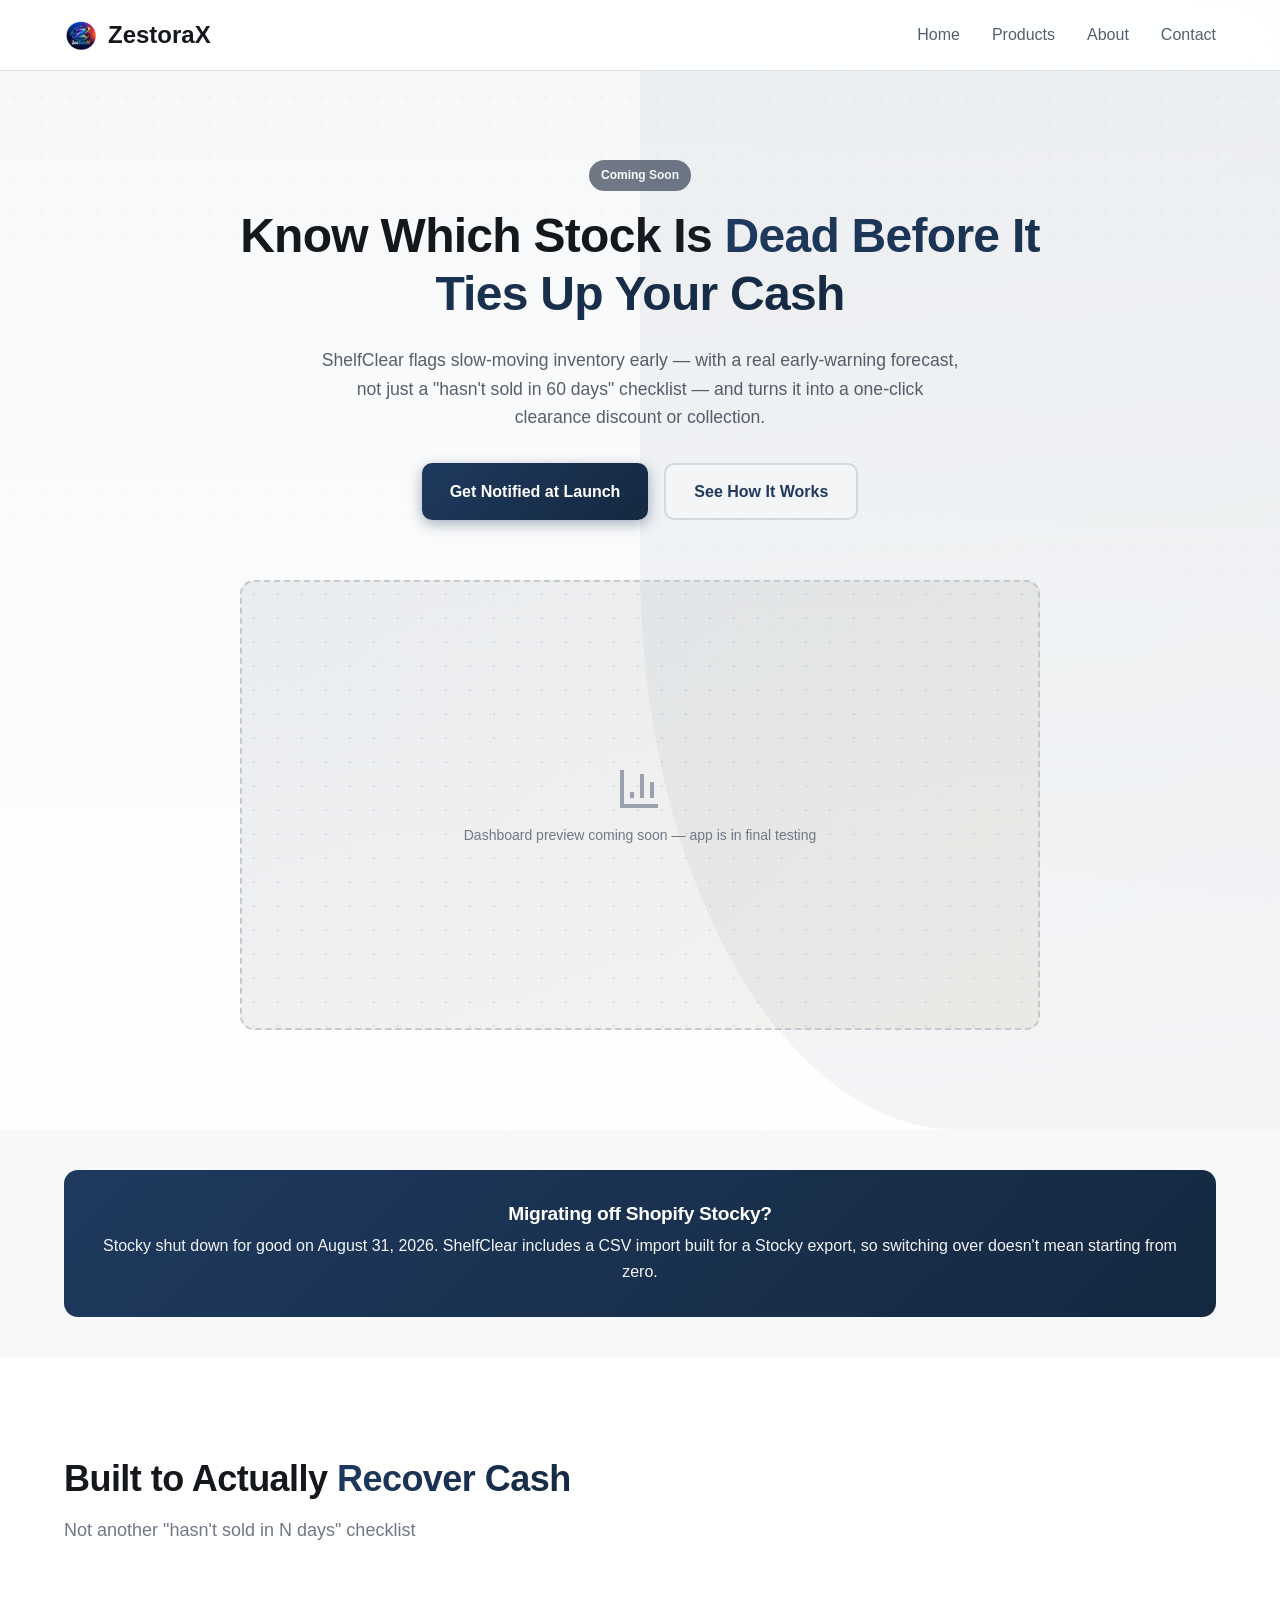
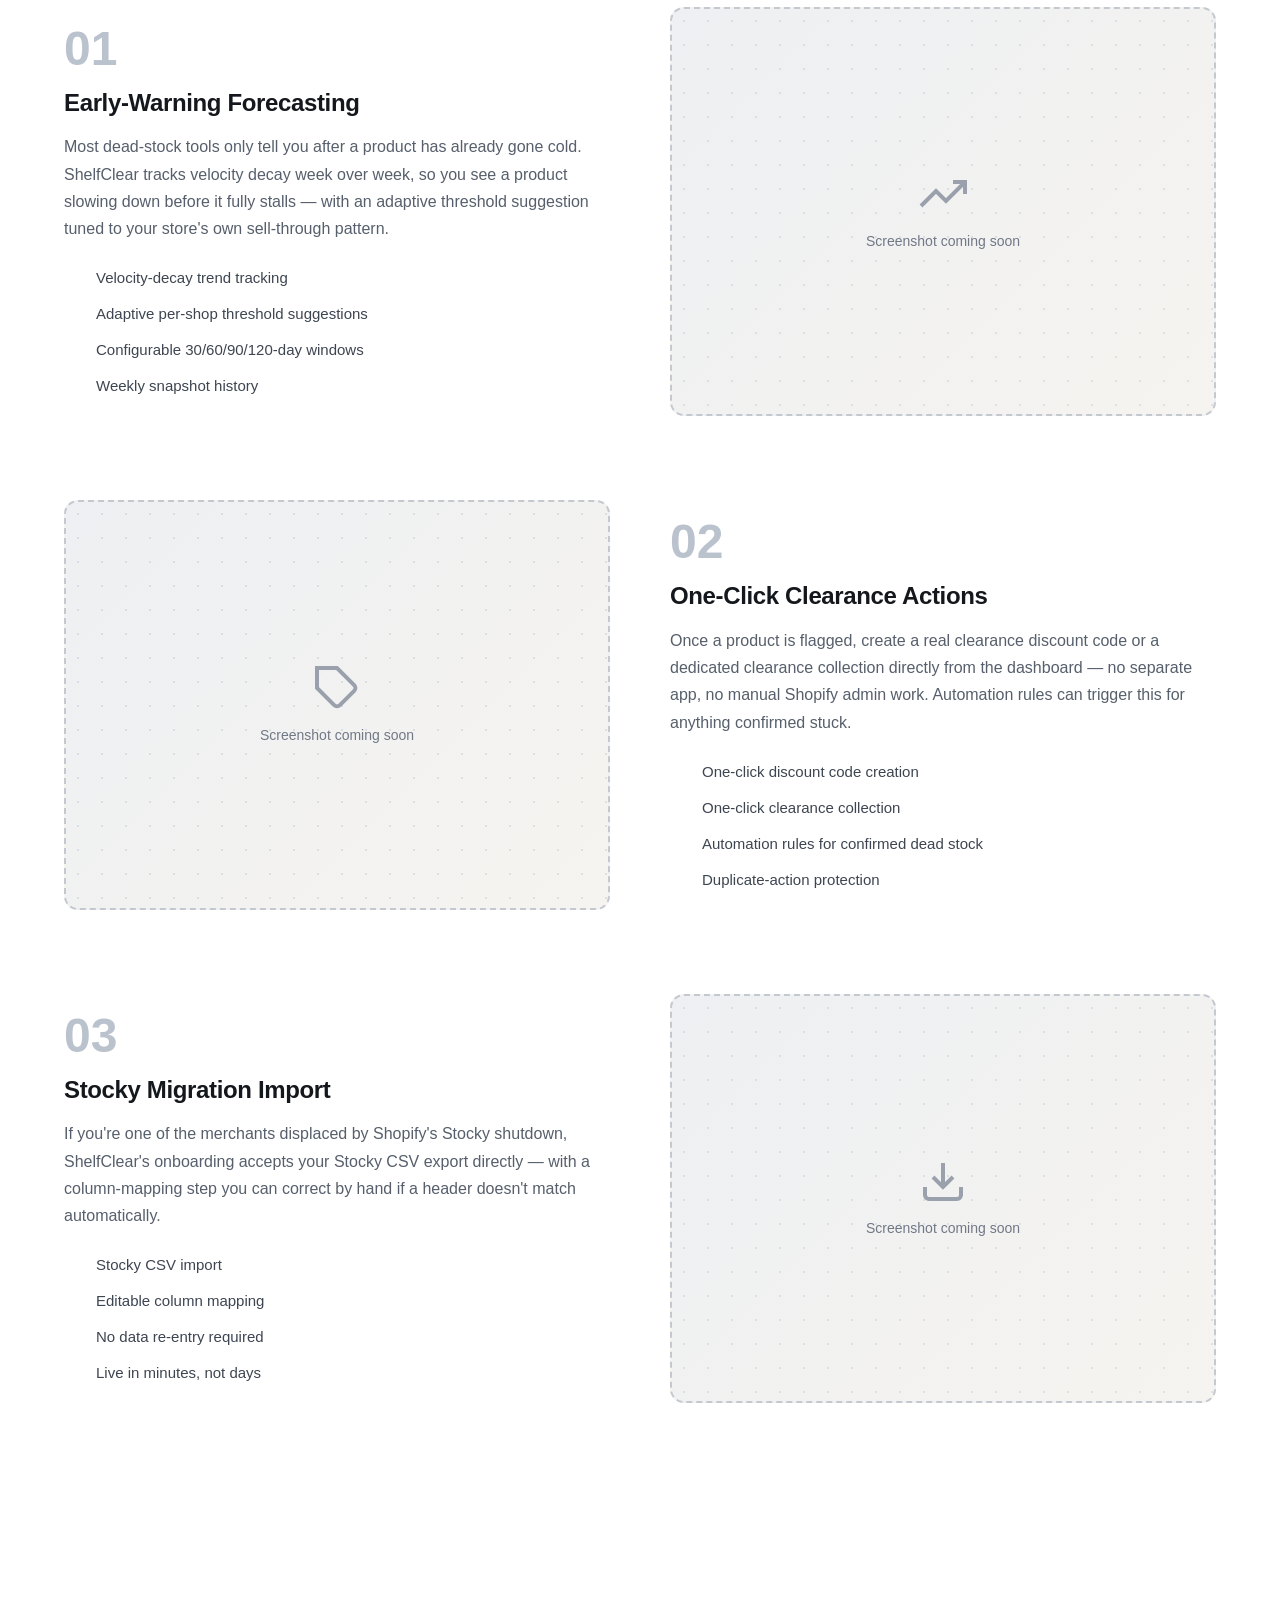
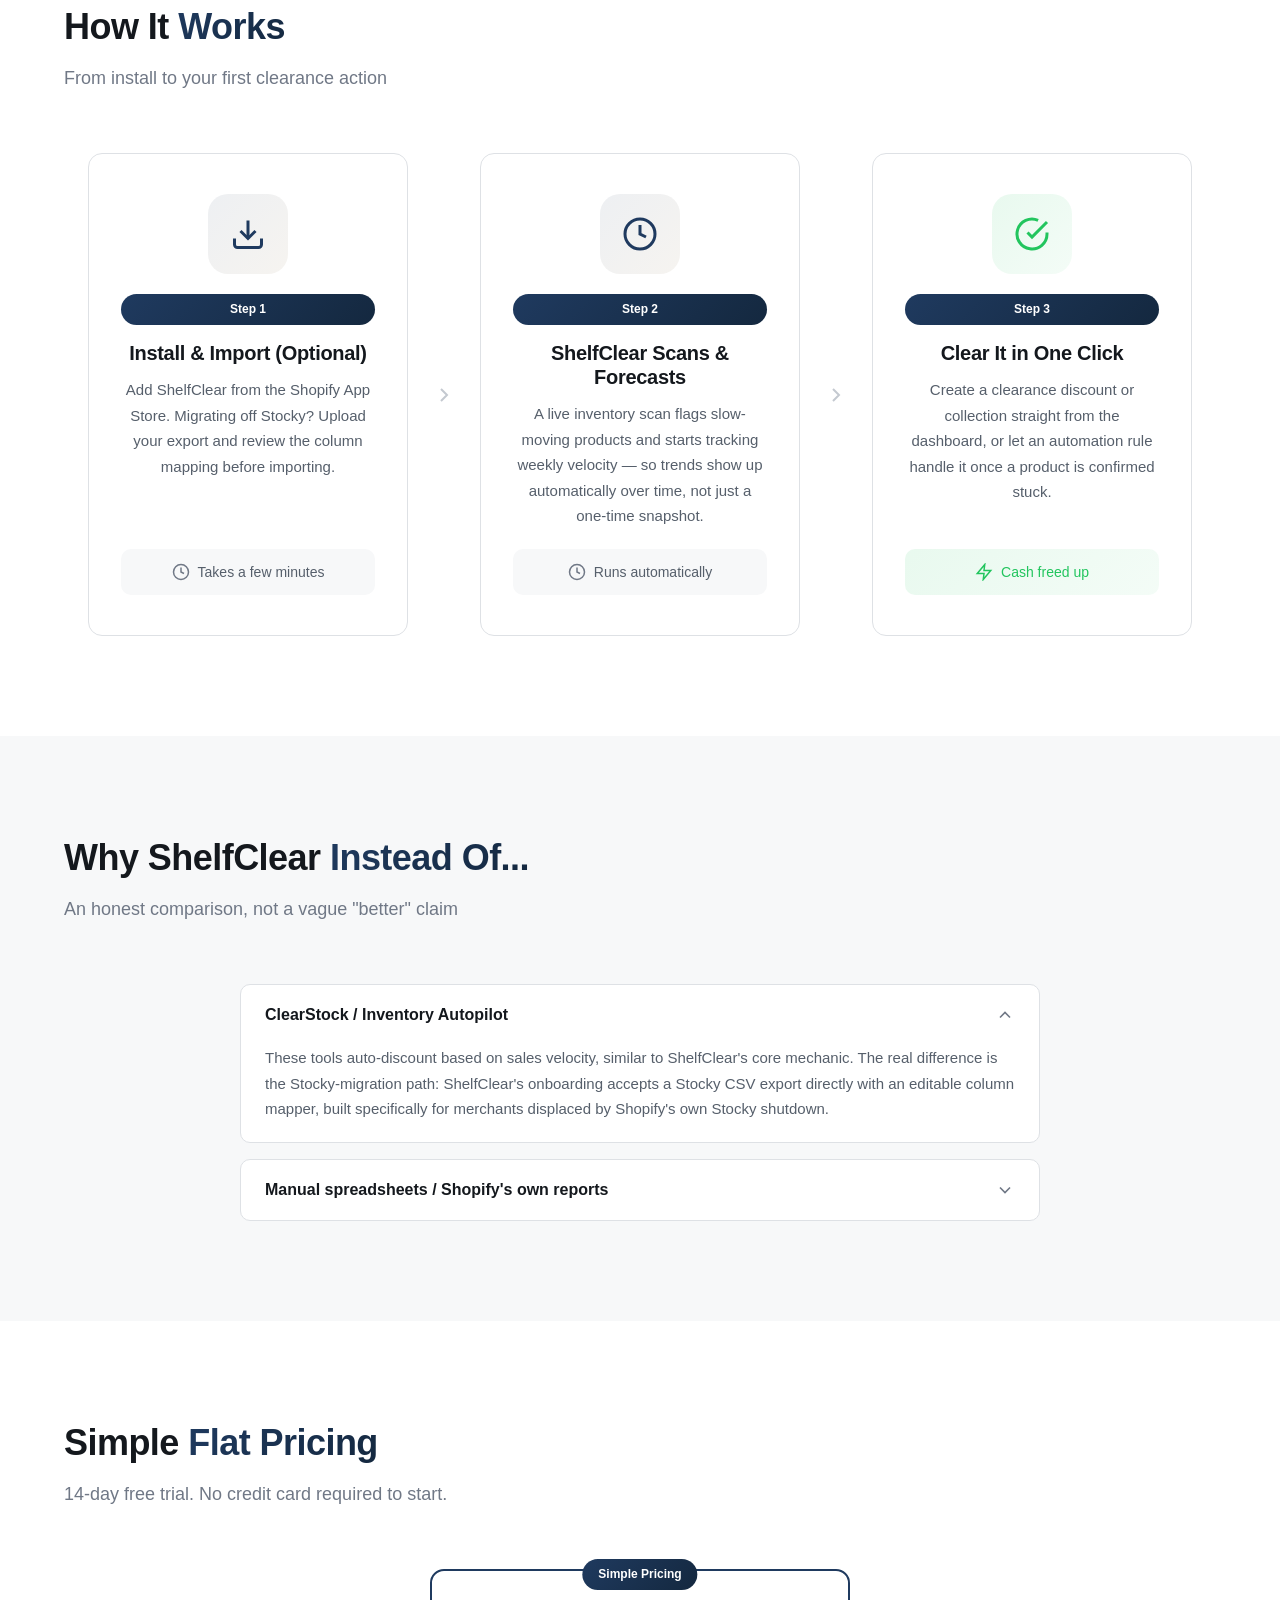
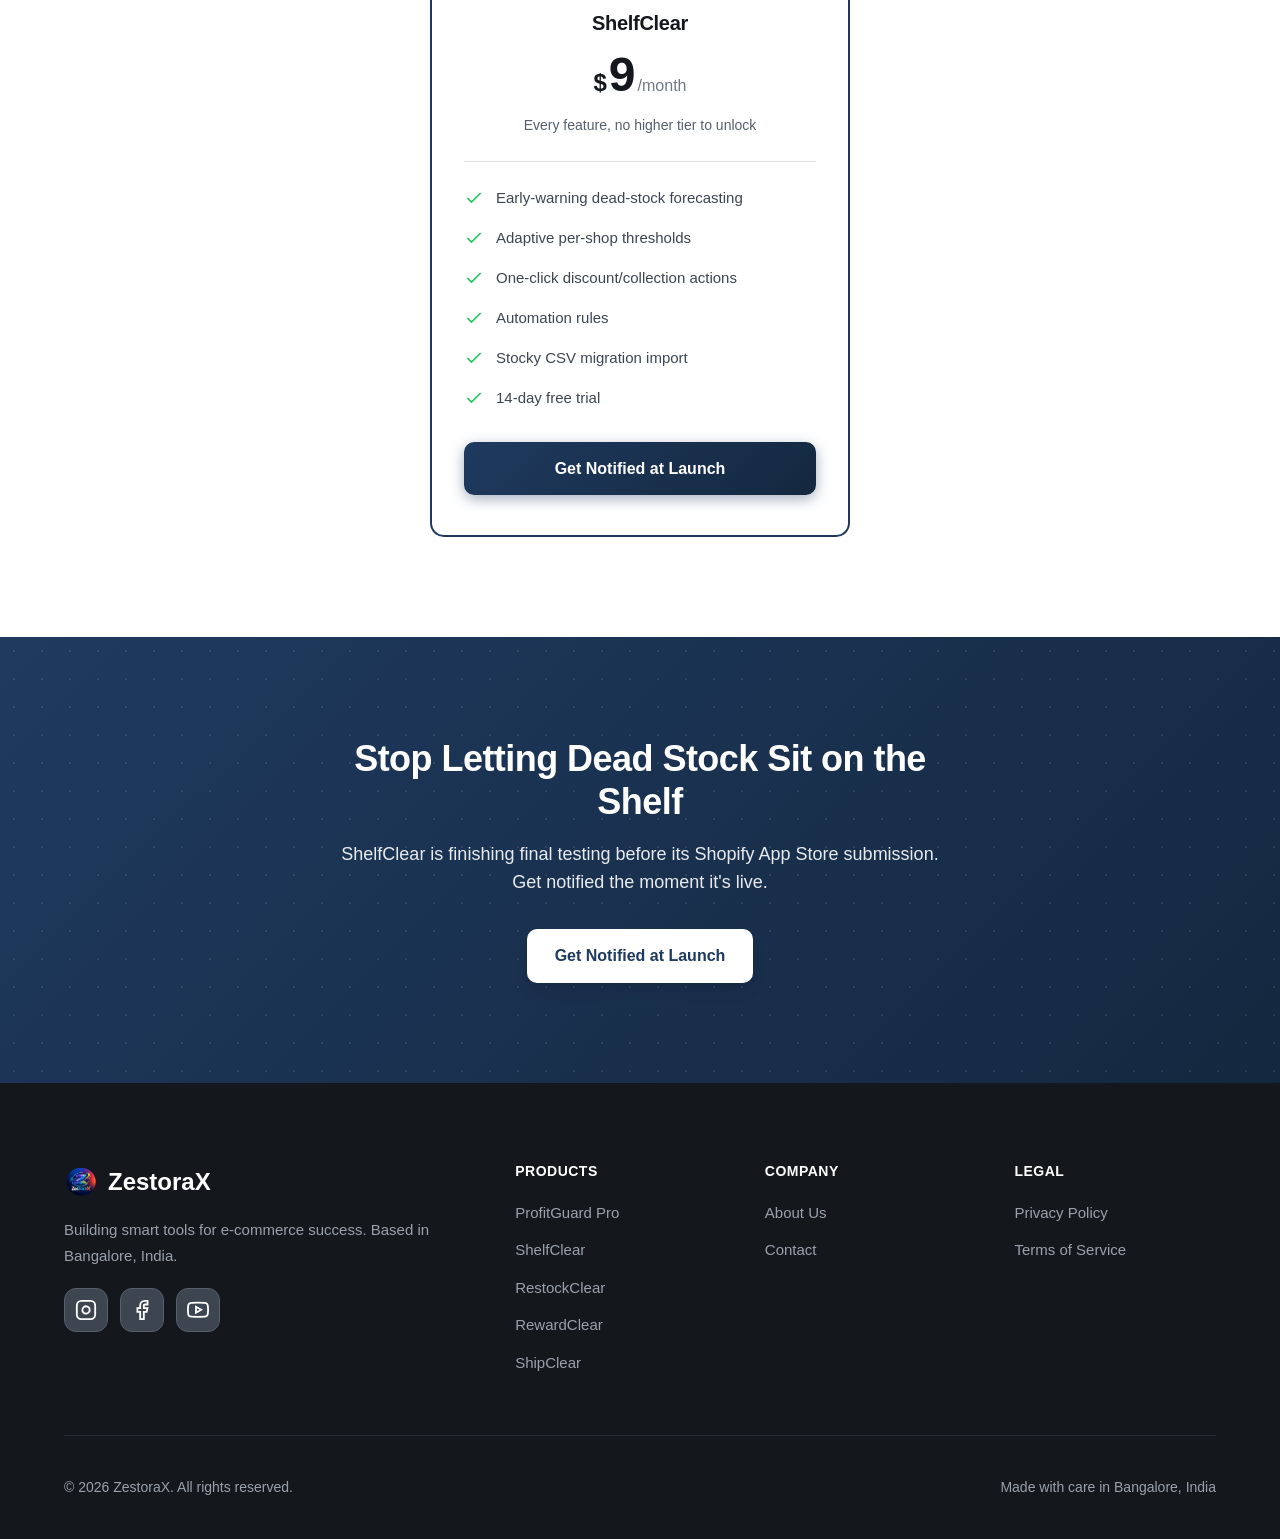
<file: shelfclear.html>
<!DOCTYPE html>
<html lang="en">
<head>
    <meta charset="UTF-8">
    <meta name="viewport" content="width=device-width, initial-scale=1.0">
    <meta name="description" content="ShelfClear - Turn dead stock into cash before Shopify's Stocky shuts down. Early-warning forecasting, adaptive thresholds, and one-click clearance actions for slow-moving inventory.">
    <meta name="keywords" content="ShelfClear, Shopify dead stock, slow moving inventory, Stocky replacement, clearance app, ZestoraX">
    <title>ShelfClear - Clear Dead Stock Before It Ties Up Your Cash | ZestoraX</title>
    <link rel="stylesheet" href="css/styles.css">
    <link rel="icon" type="image/x-icon" href="images/favicon.ico">
    <link rel="apple-touch-icon" href="images/logo.png">
</head>
<body>
    <!-- Navigation -->
    <nav class="navbar">
        <div class="container">
            <a href="index.html" class="logo">
                <img src="images/logo.png" alt="ZestoraX" class="logo-img">
                <span class="logo-text">ZestoraX</span>
            </a>
            <button class="mobile-menu-btn" aria-label="Toggle menu">
                <span></span>
                <span></span>
                <span></span>
            </button>
            <ul class="nav-links">
                <li><a href="index.html">Home</a></li>
                <li><a href="products.html">Products</a></li>
                <li><a href="about.html">About</a></li>
                <li><a href="contact.html">Contact</a></li>
            </ul>
        </div>
    </nav>

    <!-- Hero -->
    <section class="hero">
        <div class="hero-bg"></div>
        <div class="container">
            <div class="hero-content" style="max-width: 800px; margin: 0 auto; text-align: center;">
                <div class="product-badge" style="position: static; display: inline-block; margin-bottom: 16px; background: var(--gray-500);">Coming Soon</div>
                <h1 class="hero-title">
                    Know Which Stock Is <span class="gradient-text">Dead Before It Ties Up Your Cash</span>
                </h1>
                <p class="hero-subtitle" style="max-width: 640px; margin: 0 auto 32px;">
                    ShelfClear flags slow-moving inventory early — with a real early-warning forecast, not just
                    a "hasn't sold in 60 days" checklist — and turns it into a one-click clearance discount or collection.
                </p>
                <div class="hero-buttons" style="justify-content: center;">
                    <a href="contact.html" class="btn btn-primary">
                        Get Notified at Launch
                    </a>
                    <a href="#how-it-works" class="btn btn-secondary">
                        See How It Works
                    </a>
                </div>
            </div>
            <div class="hero-large-screenshot" style="margin-top: 60px;">
                <div class="screenshot-placeholder">
                    <div class="placeholder-content">
                        <svg viewBox="0 0 24 24" fill="none" stroke="currentColor" stroke-width="2"><path d="M3 3v18h18"/><path d="M18 17V9M13 17V5M8 17v-3"/></svg>
                        <span>Dashboard preview coming soon — app is in final testing</span>
                    </div>
                </div>
            </div>
        </div>
    </section>

    <!-- Migrating from Stocky banner -->
    <section class="faq-section" style="padding-top: 40px; padding-bottom: 40px;">
        <div class="container">
            <div style="background: var(--gradient); border-radius: var(--radius-lg); padding: 32px; color: white; text-align: center;">
                <h3 style="margin: 0 0 8px; color: white;">Migrating off Shopify Stocky?</h3>
                <p style="margin: 0; opacity: 0.95;">Stocky shut down for good on August 31, 2026. ShelfClear includes a CSV import built for a Stocky export, so switching over doesn't mean starting from zero.</p>
            </div>
        </div>
    </section>

    <!-- Features -->
    <section class="features-showcase">
        <div class="container">
            <div class="section-header">
                <h2>Built to Actually <span class="gradient-text">Recover Cash</span></h2>
                <p>Not another "hasn't sold in N days" checklist</p>
            </div>

            <div class="feature-showcase-grid">
                <div class="feature-showcase-item">
                    <div class="feature-showcase-content">
                        <div class="feature-number">01</div>
                        <h3>Early-Warning Forecasting</h3>
                        <p>Most dead-stock tools only tell you after a product has already gone cold. ShelfClear tracks velocity decay week over week, so you see a product slowing down before it fully stalls — with an adaptive threshold suggestion tuned to your store's own sell-through pattern.</p>
                        <ul class="feature-list">
                            <li>Velocity-decay trend tracking</li>
                            <li>Adaptive per-shop threshold suggestions</li>
                            <li>Configurable 30/60/90/120-day windows</li>
                            <li>Weekly snapshot history</li>
                        </ul>
                    </div>
                    <div class="feature-showcase-image">
                        <div class="screenshot-placeholder">
                            <div class="placeholder-content">
                                <svg viewBox="0 0 24 24" fill="none" stroke="currentColor" stroke-width="2"><path d="M23 6l-9.5 9.5-5-5L1 18"/><path d="M17 6h6v6"/></svg>
                                <span>Screenshot coming soon</span>
                            </div>
                        </div>
                    </div>
                </div>

                <div class="feature-showcase-item reverse">
                    <div class="feature-showcase-content">
                        <div class="feature-number">02</div>
                        <h3>One-Click Clearance Actions</h3>
                        <p>Once a product is flagged, create a real clearance discount code or a dedicated clearance collection directly from the dashboard — no separate app, no manual Shopify admin work. Automation rules can trigger this for anything confirmed stuck.</p>
                        <ul class="feature-list">
                            <li>One-click discount code creation</li>
                            <li>One-click clearance collection</li>
                            <li>Automation rules for confirmed dead stock</li>
                            <li>Duplicate-action protection</li>
                        </ul>
                    </div>
                    <div class="feature-showcase-image">
                        <div class="screenshot-placeholder">
                            <div class="placeholder-content">
                                <svg viewBox="0 0 24 24" fill="none" stroke="currentColor" stroke-width="2"><path d="M20.59 13.41L13.42 20.58a2 2 0 0 1-2.83 0L2 12V2h10l8.59 8.59a2 2 0 0 1 0 2.82z"/><line x1="7" y1="7" x2="7.01" y2="7"/></svg>
                                <span>Screenshot coming soon</span>
                            </div>
                        </div>
                    </div>
                </div>

                <div class="feature-showcase-item">
                    <div class="feature-showcase-content">
                        <div class="feature-number">03</div>
                        <h3>Stocky Migration Import</h3>
                        <p>If you're one of the merchants displaced by Shopify's Stocky shutdown, ShelfClear's onboarding accepts your Stocky CSV export directly — with a column-mapping step you can correct by hand if a header doesn't match automatically.</p>
                        <ul class="feature-list">
                            <li>Stocky CSV import</li>
                            <li>Editable column mapping</li>
                            <li>No data re-entry required</li>
                            <li>Live in minutes, not days</li>
                        </ul>
                    </div>
                    <div class="feature-showcase-image">
                        <div class="screenshot-placeholder">
                            <div class="placeholder-content">
                                <svg viewBox="0 0 24 24" fill="none" stroke="currentColor" stroke-width="2"><path d="M21 15v4a2 2 0 0 1-2 2H5a2 2 0 0 1-2-2v-4"/><polyline points="7 10 12 15 17 10"/><line x1="12" y1="15" x2="12" y2="3"/></svg>
                                <span>Screenshot coming soon</span>
                            </div>
                        </div>
                    </div>
                </div>
            </div>
        </div>
    </section>

    <!-- How It Works -->
    <section id="how-it-works" class="how-it-works">
        <div class="container">
            <div class="section-header">
                <h2>How It <span class="gradient-text">Works</span></h2>
                <p>From install to your first clearance action</p>
            </div>
            <div class="steps-grid-enhanced">
                <div class="step-card-enhanced">
                    <div class="step-icon">
                        <svg viewBox="0 0 24 24" fill="none" stroke="currentColor" stroke-width="2"><path d="M21 15v4a2 2 0 0 1-2 2H5a2 2 0 0 1-2-2v-4"/><polyline points="7 10 12 15 17 10"/><line x1="12" y1="15" x2="12" y2="3"/></svg>
                    </div>
                    <div class="step-number-badge">Step 1</div>
                    <h3>Install & Import (Optional)</h3>
                    <p>Add ShelfClear from the Shopify App Store. Migrating off Stocky? Upload your export and review the column mapping before importing.</p>
                    <div class="step-time">
                        <svg viewBox="0 0 24 24" fill="none" stroke="currentColor" stroke-width="2"><circle cx="12" cy="12" r="10"/><polyline points="12 6 12 12 16 14"/></svg>
                        <span>Takes a few minutes</span>
                    </div>
                </div>
                <div class="step-connector">
                    <svg viewBox="0 0 24 24" fill="none" stroke="currentColor" stroke-width="2"><polyline points="9 18 15 12 9 6"/></svg>
                </div>
                <div class="step-card-enhanced">
                    <div class="step-icon">
                        <svg viewBox="0 0 24 24" fill="none" stroke="currentColor" stroke-width="2"><circle cx="12" cy="12" r="10"/><path d="M12 6v6l4 2"/></svg>
                    </div>
                    <div class="step-number-badge">Step 2</div>
                    <h3>ShelfClear Scans & Forecasts</h3>
                    <p>A live inventory scan flags slow-moving products and starts tracking weekly velocity — so trends show up automatically over time, not just a one-time snapshot.</p>
                    <div class="step-time">
                        <svg viewBox="0 0 24 24" fill="none" stroke="currentColor" stroke-width="2"><circle cx="12" cy="12" r="10"/><polyline points="12 6 12 12 16 14"/></svg>
                        <span>Runs automatically</span>
                    </div>
                </div>
                <div class="step-connector">
                    <svg viewBox="0 0 24 24" fill="none" stroke="currentColor" stroke-width="2"><polyline points="9 18 15 12 9 6"/></svg>
                </div>
                <div class="step-card-enhanced">
                    <div class="step-icon success">
                        <svg viewBox="0 0 24 24" fill="none" stroke="currentColor" stroke-width="2"><path d="M22 11.08V12a10 10 0 1 1-5.93-9.14"/><polyline points="22 4 12 14.01 9 11.01"/></svg>
                    </div>
                    <div class="step-number-badge">Step 3</div>
                    <h3>Clear It in One Click</h3>
                    <p>Create a clearance discount or collection straight from the dashboard, or let an automation rule handle it once a product is confirmed stuck.</p>
                    <div class="step-time highlight">
                        <svg viewBox="0 0 24 24" fill="none" stroke="currentColor" stroke-width="2"><path d="M13 2L3 14h9l-1 8 10-12h-9l1-8z"/></svg>
                        <span>Cash freed up</span>
                    </div>
                </div>
            </div>
        </div>
    </section>

    <!-- Why ShelfClear -->
    <section class="faq-section" style="background: var(--gray-50);">
        <div class="container">
            <div class="section-header">
                <h2>Why ShelfClear <span class="gradient-text">Instead Of...</span></h2>
                <p>An honest comparison, not a vague "better" claim</p>
            </div>
            <div class="faq-grid">
                <div class="faq-item active">
                    <button class="faq-question">
                        ClearStock / Inventory Autopilot
                        <svg viewBox="0 0 24 24" fill="none" stroke="currentColor" stroke-width="2"><polyline points="6 9 12 15 18 9"/></svg>
                    </button>
                    <div class="faq-answer">
                        These tools auto-discount based on sales velocity, similar to ShelfClear's core mechanic. The real difference is the Stocky-migration path: ShelfClear's onboarding accepts a Stocky CSV export directly with an editable column mapper, built specifically for merchants displaced by Shopify's own Stocky shutdown.
                    </div>
                </div>
                <div class="faq-item">
                    <button class="faq-question">
                        Manual spreadsheets / Shopify's own reports
                        <svg viewBox="0 0 24 24" fill="none" stroke="currentColor" stroke-width="2"><polyline points="6 9 12 15 18 9"/></svg>
                    </button>
                    <div class="faq-answer">
                        Shopify's built-in reports show what already happened, not what to do next. ShelfClear tracks week-over-week velocity decay and suggests an adaptive threshold, so slowing products get flagged before they're fully dead — and gives you a one-click action instead of a spreadsheet export.
                    </div>
                </div>
            </div>
        </div>
    </section>

    <!-- Pricing -->
    <section class="pricing-section">
        <div class="container">
            <div class="section-header">
                <h2>Simple <span class="gradient-text">Flat Pricing</span></h2>
                <p>14-day free trial. No credit card required to start.</p>
            </div>
            <div class="pricing-grid" style="grid-template-columns: 1fr; max-width: 420px; margin: 0 auto;">
                <div class="pricing-card popular">
                    <div class="popular-badge">Simple Pricing</div>
                    <div class="pricing-header">
                        <h3>ShelfClear</h3>
                        <div class="pricing-price">
                            <span class="currency">$</span>
                            <span class="amount">9</span>
                            <span class="period">/month</span>
                        </div>
                        <p class="pricing-description">Every feature, no higher tier to unlock</p>
                    </div>
                    <ul class="pricing-features">
                        <li><svg viewBox="0 0 24 24" fill="none" stroke="currentColor" stroke-width="2"><polyline points="20 6 9 17 4 12"/></svg>Early-warning dead-stock forecasting</li>
                        <li><svg viewBox="0 0 24 24" fill="none" stroke="currentColor" stroke-width="2"><polyline points="20 6 9 17 4 12"/></svg>Adaptive per-shop thresholds</li>
                        <li><svg viewBox="0 0 24 24" fill="none" stroke="currentColor" stroke-width="2"><polyline points="20 6 9 17 4 12"/></svg>One-click discount/collection actions</li>
                        <li><svg viewBox="0 0 24 24" fill="none" stroke="currentColor" stroke-width="2"><polyline points="20 6 9 17 4 12"/></svg>Automation rules</li>
                        <li><svg viewBox="0 0 24 24" fill="none" stroke="currentColor" stroke-width="2"><polyline points="20 6 9 17 4 12"/></svg>Stocky CSV migration import</li>
                        <li><svg viewBox="0 0 24 24" fill="none" stroke="currentColor" stroke-width="2"><polyline points="20 6 9 17 4 12"/></svg>14-day free trial</li>
                    </ul>
                    <a href="contact.html" class="btn btn-primary">Get Notified at Launch</a>
                </div>
            </div>
        </div>
    </section>

    <!-- Final CTA -->
    <section class="cta">
        <div class="container">
            <div class="cta-content">
                <h2>Stop Letting Dead Stock Sit on the Shelf</h2>
                <p>ShelfClear is finishing final testing before its Shopify App Store submission. Get notified the moment it's live.</p>
                <a href="contact.html" class="btn btn-white">
                    Get Notified at Launch
                </a>
            </div>
        </div>
    </section>

    <!-- Footer -->
    <footer class="footer">
        <div class="container">
            <div class="footer-grid">
                <div class="footer-brand">
                    <a href="index.html" class="logo">
                        <img src="images/logo.png" alt="ZestoraX" class="logo-img">
                        <span class="logo-text">ZestoraX</span>
                    </a>
                    <p>Building smart tools for e-commerce success. Based in Bangalore, India.</p>
                    <div class="social-links">
                        <a href="https://www.instagram.com/zestorax.shop/" target="_blank" aria-label="Instagram" class="social-link">
                            <svg viewBox="0 0 24 24" fill="none" stroke="currentColor" stroke-width="2"><rect x="2" y="2" width="20" height="20" rx="5" ry="5"/><path d="M16 11.37A4 4 0 1 1 12.63 8 4 4 0 0 1 16 11.37z"/><line x1="17.5" y1="6.5" x2="17.51" y2="6.5"/></svg>
                        </a>
                        <a href="https://www.facebook.com/profile.php?id=61576040707644" target="_blank" aria-label="Facebook" class="social-link">
                            <svg viewBox="0 0 24 24" fill="none" stroke="currentColor" stroke-width="2"><path d="M18 2h-3a5 5 0 0 0-5 5v3H7v4h3v8h4v-8h3l1-4h-4V7a1 1 0 0 1 1-1h3z"/></svg>
                        </a>
                        <a href="https://www.youtube.com/@ZestoraX-m9f" target="_blank" aria-label="YouTube" class="social-link">
                            <svg viewBox="0 0 24 24" fill="none" stroke="currentColor" stroke-width="2"><path d="M22.54 6.42a2.78 2.78 0 0 0-1.94-2C18.88 4 12 4 12 4s-6.88 0-8.6.46a2.78 2.78 0 0 0-1.94 2A29 29 0 0 0 1 11.75a29 29 0 0 0 .46 5.33A2.78 2.78 0 0 0 3.4 19c1.72.46 8.6.46 8.6.46s6.88 0 8.6-.46a2.78 2.78 0 0 0 1.94-2 29 29 0 0 0 .46-5.25 29 29 0 0 0-.46-5.33z"/><polygon points="9.75 15.02 15.5 11.75 9.75 8.48 9.75 15.02"/></svg>
                        </a>
                    </div>
                </div>
                <div class="footer-links">
                    <h4>Products</h4>
                    <ul>
                        <li><a href="profitguard-pro.html">ProfitGuard Pro</a></li>
                        <li><a href="shelfclear.html">ShelfClear</a></li>
                        <li><a href="restockclear.html">RestockClear</a></li>
                        <li><a href="rewardclear.html">RewardClear</a></li>
                        <li><a href="shipclear.html">ShipClear</a></li>
                    </ul>
                </div>
                <div class="footer-links">
                    <h4>Company</h4>
                    <ul>
                        <li><a href="about.html">About Us</a></li>
                        <li><a href="contact.html">Contact</a></li>
                    </ul>
                </div>
                <div class="footer-links">
                    <h4>Legal</h4>
                    <ul>
                        <li><a href="privacy.html">Privacy Policy</a></li>
                        <li><a href="terms.html">Terms of Service</a></li>
                    </ul>
                </div>
            </div>
            <div class="footer-bottom">
                <p>&copy; 2026 ZestoraX. All rights reserved.</p>
                <p>Made with care in Bangalore, India</p>
            </div>
        </div>
    </footer>

    <script src="js/main.js"></script>
</body>
</html>
</file>
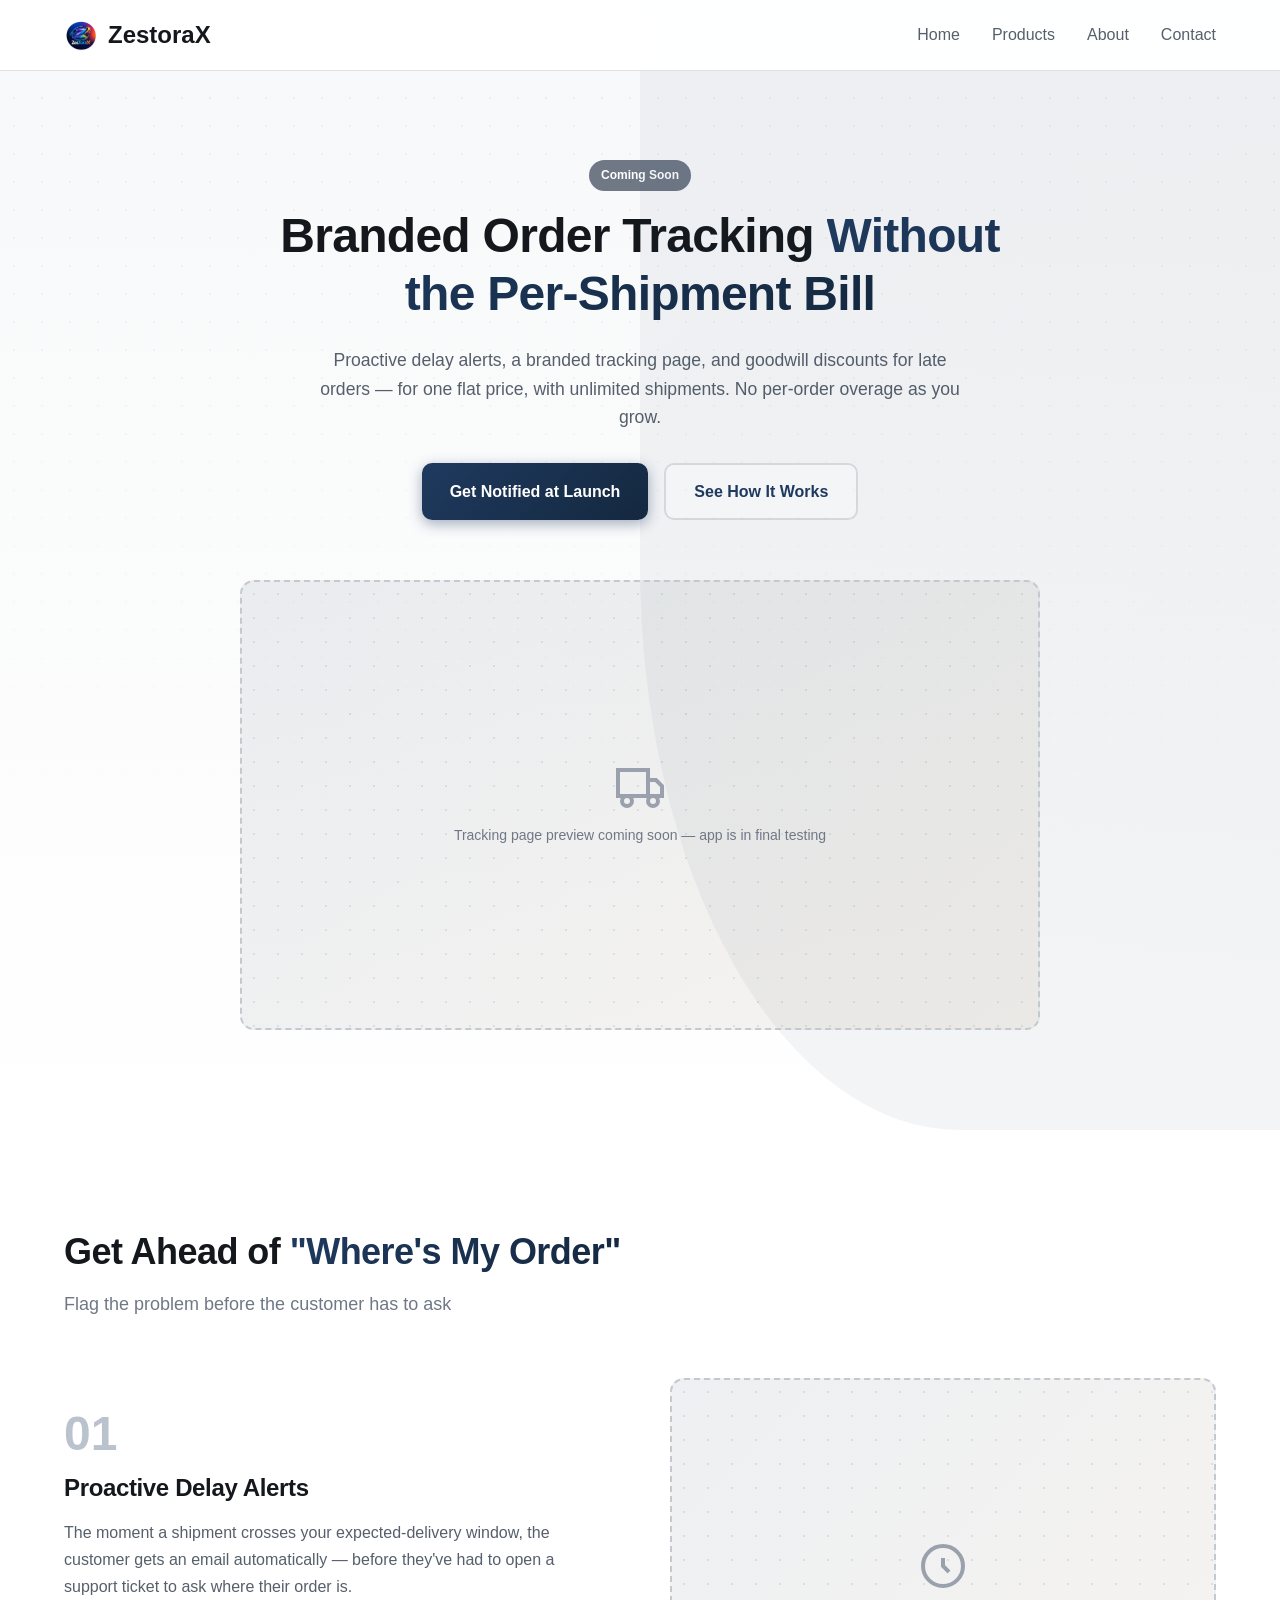
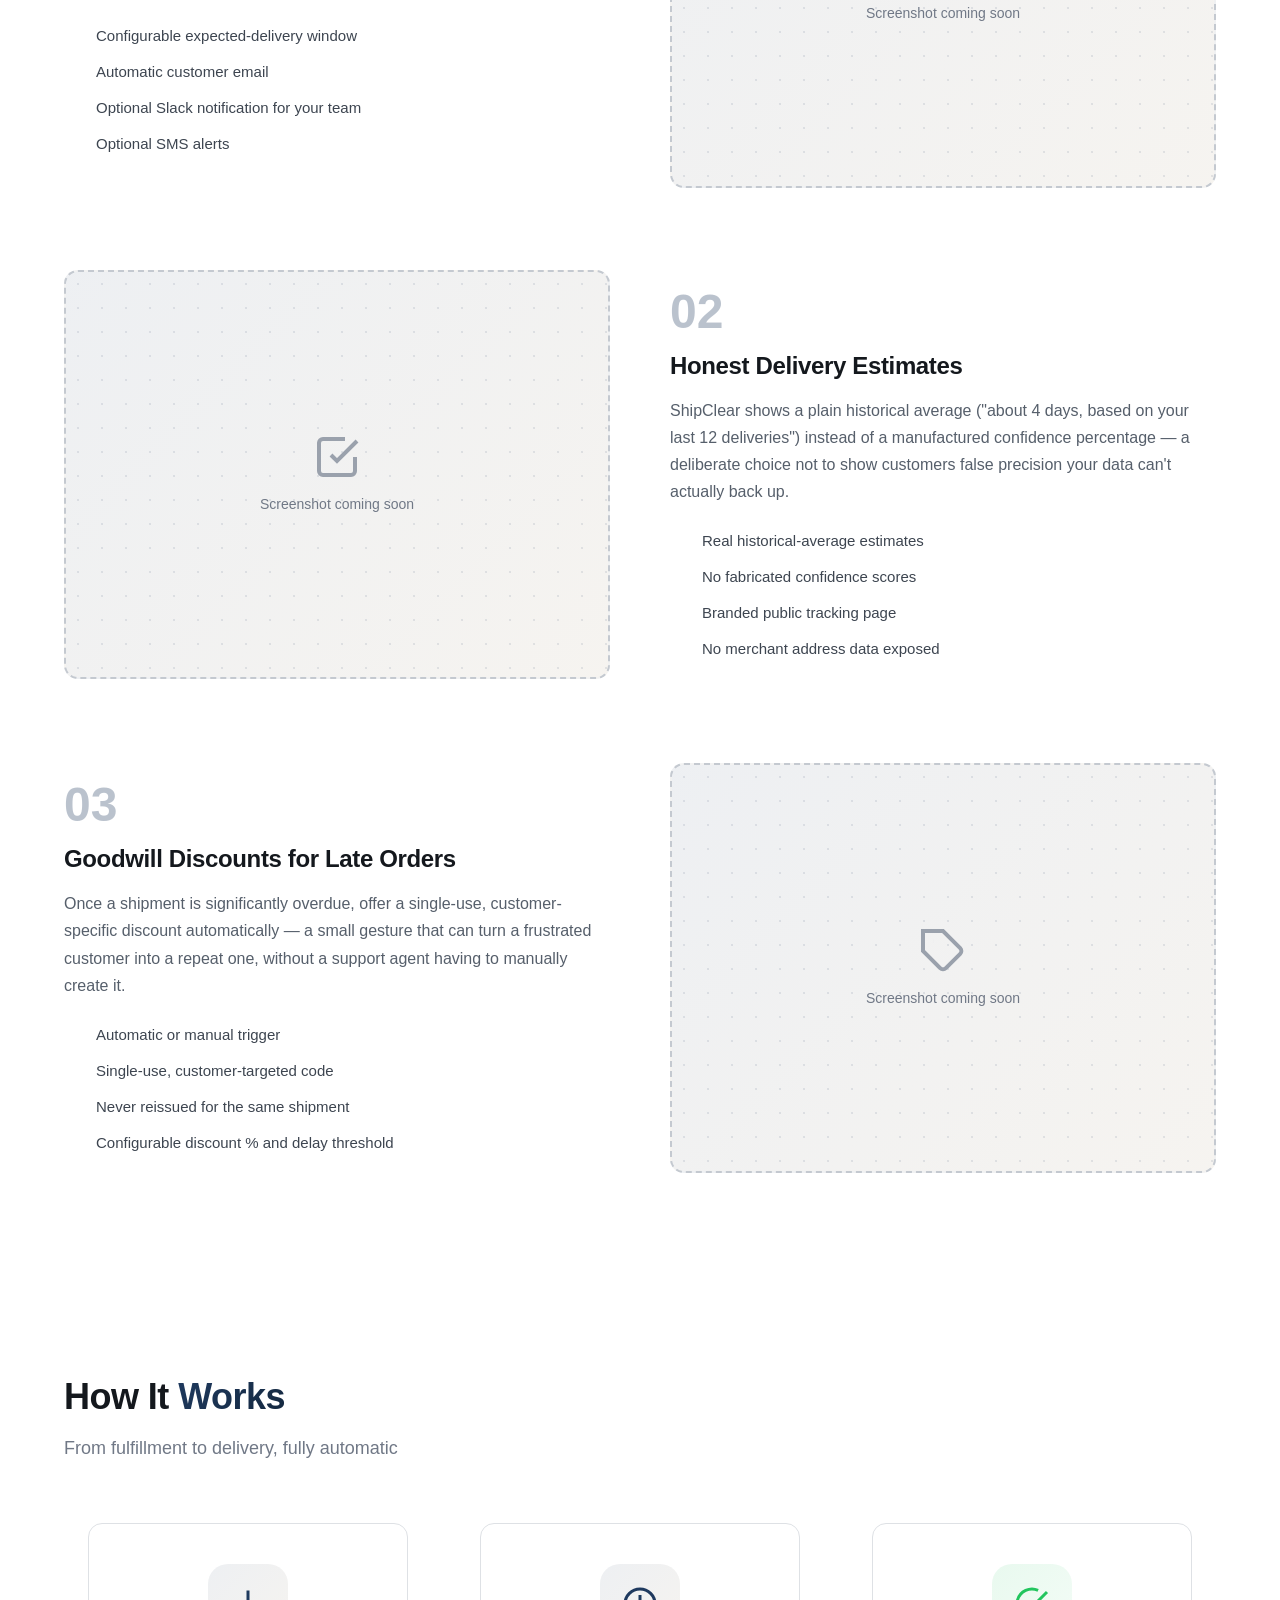
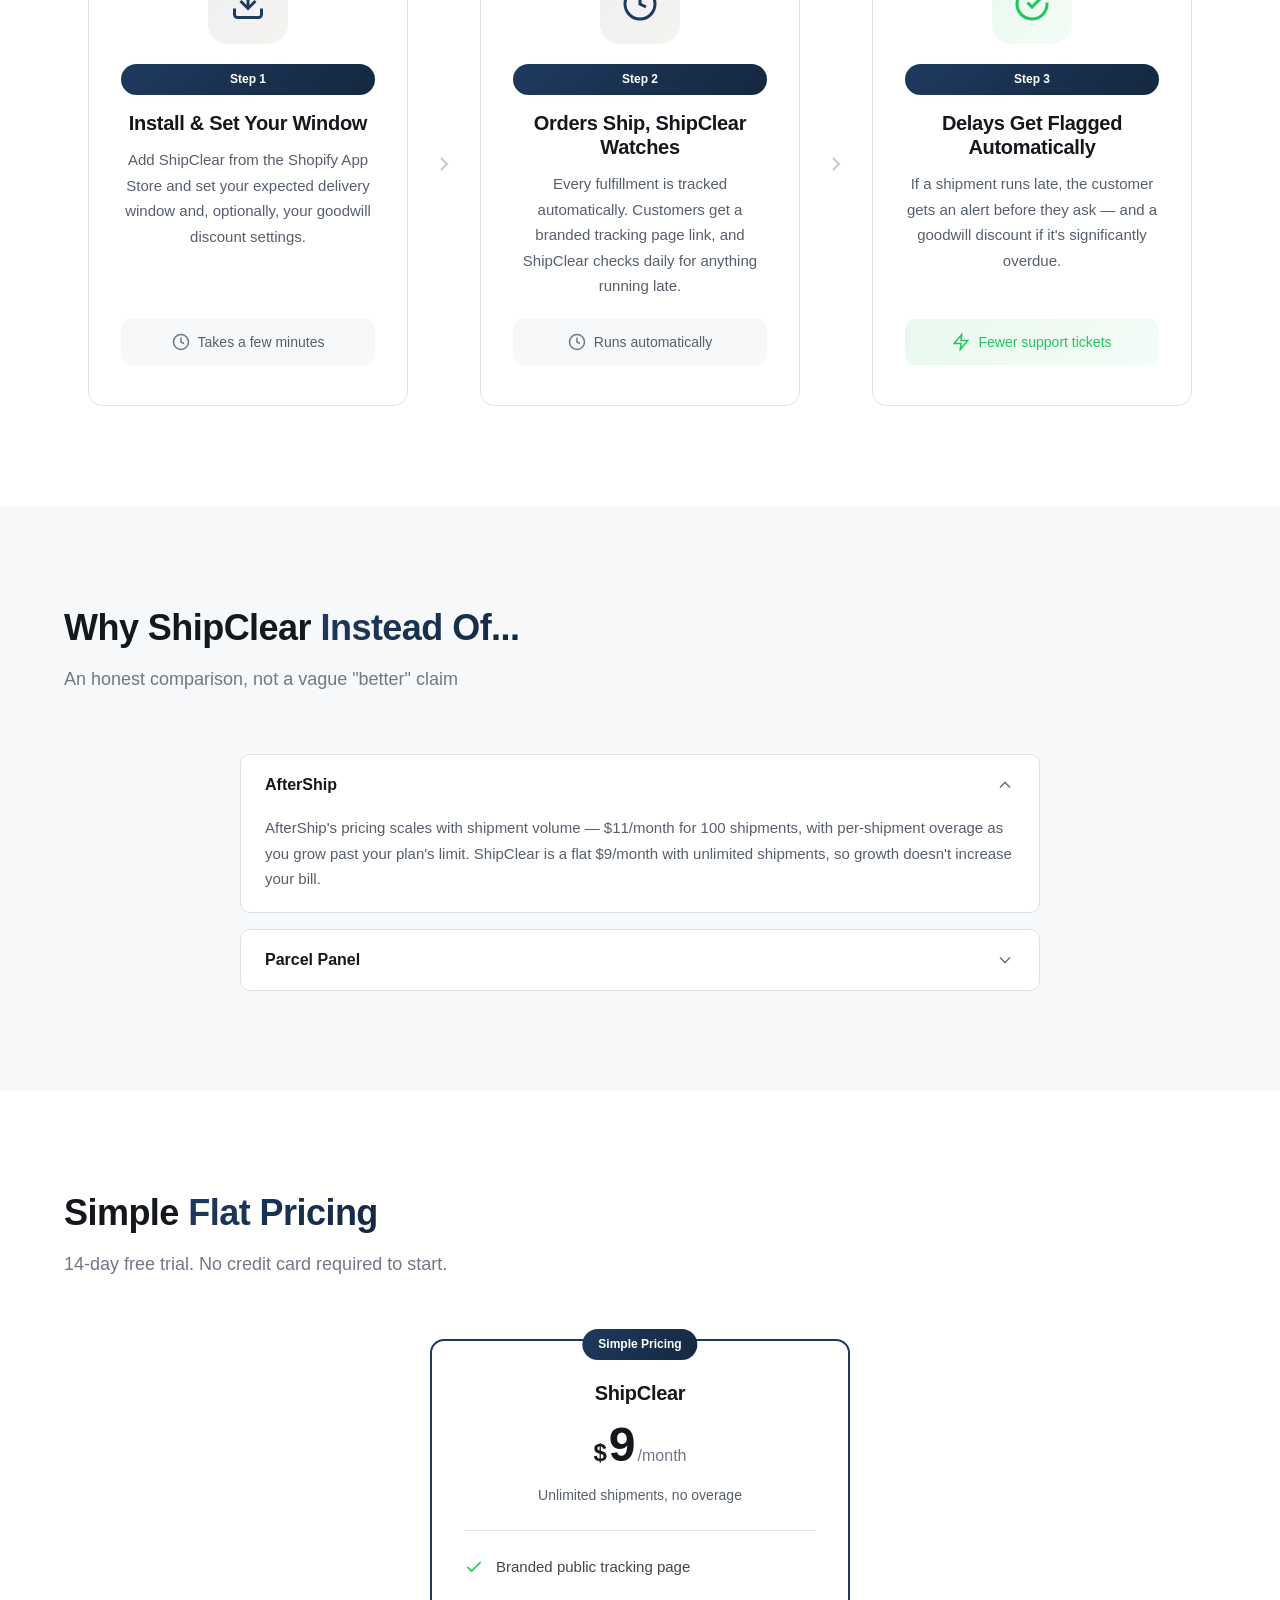
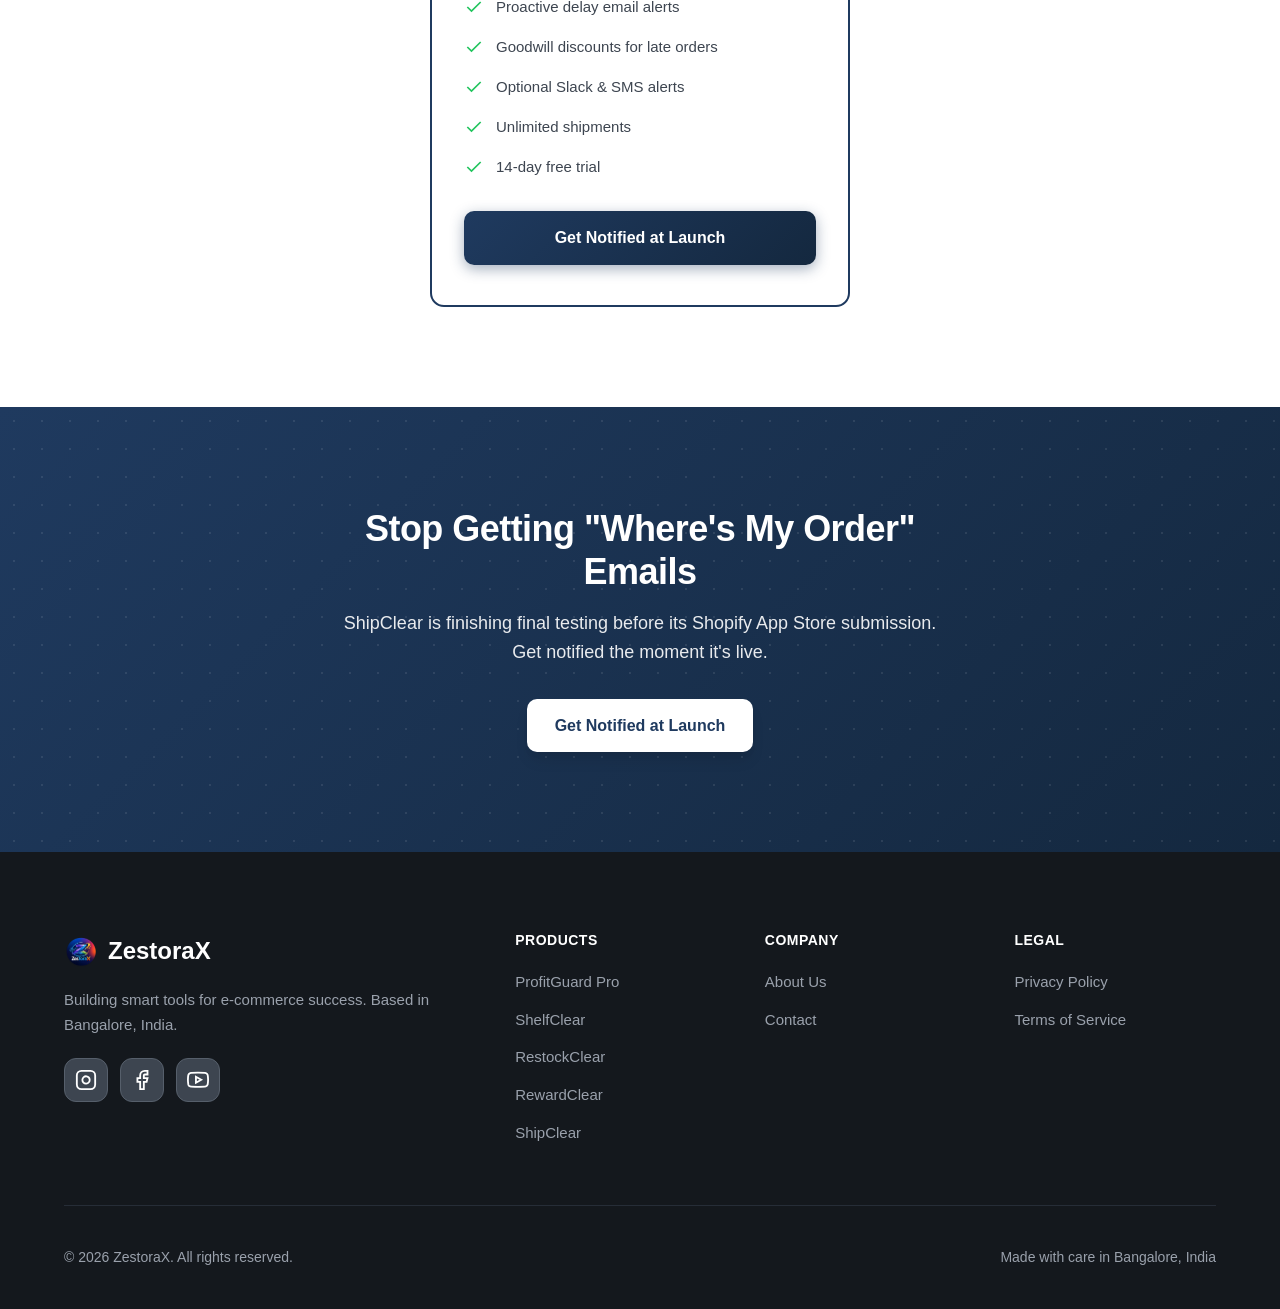
<file: shipclear.html>
<!DOCTYPE html>
<html lang="en">
<head>
    <meta charset="UTF-8">
    <meta name="viewport" content="width=device-width, initial-scale=1.0">
    <meta name="description" content="ShipClear - Branded order tracking and proactive delay alerts for Shopify. Unlimited shipments, one flat price, no per-shipment pricing cliff.">
    <meta name="keywords" content="ShipClear, Shopify order tracking, shipment tracking app, delay alerts, ZestoraX">
    <title>ShipClear - Order Tracking Without the Per-Shipment Pricing Cliff | ZestoraX</title>
    <link rel="stylesheet" href="css/styles.css">
    <link rel="icon" type="image/x-icon" href="images/favicon.ico">
    <link rel="apple-touch-icon" href="images/logo.png">
</head>
<body>
    <!-- Navigation -->
    <nav class="navbar">
        <div class="container">
            <a href="index.html" class="logo">
                <img src="images/logo.png" alt="ZestoraX" class="logo-img">
                <span class="logo-text">ZestoraX</span>
            </a>
            <button class="mobile-menu-btn" aria-label="Toggle menu">
                <span></span>
                <span></span>
                <span></span>
            </button>
            <ul class="nav-links">
                <li><a href="index.html">Home</a></li>
                <li><a href="products.html">Products</a></li>
                <li><a href="about.html">About</a></li>
                <li><a href="contact.html">Contact</a></li>
            </ul>
        </div>
    </nav>

    <!-- Hero -->
    <section class="hero">
        <div class="hero-bg"></div>
        <div class="container">
            <div class="hero-content" style="max-width: 800px; margin: 0 auto; text-align: center;">
                <div class="product-badge" style="position: static; display: inline-block; margin-bottom: 16px; background: var(--gray-500);">Coming Soon</div>
                <h1 class="hero-title">
                    Branded Order Tracking <span class="gradient-text">Without the Per-Shipment Bill</span>
                </h1>
                <p class="hero-subtitle" style="max-width: 640px; margin: 0 auto 32px;">
                    Proactive delay alerts, a branded tracking page, and goodwill discounts for late orders —
                    for one flat price, with unlimited shipments. No per-order overage as you grow.
                </p>
                <div class="hero-buttons" style="justify-content: center;">
                    <a href="contact.html" class="btn btn-primary">
                        Get Notified at Launch
                    </a>
                    <a href="#how-it-works" class="btn btn-secondary">
                        See How It Works
                    </a>
                </div>
            </div>
            <div class="hero-large-screenshot" style="margin-top: 60px;">
                <div class="screenshot-placeholder">
                    <div class="placeholder-content">
                        <svg viewBox="0 0 24 24" fill="none" stroke="currentColor" stroke-width="2"><rect x="1" y="3" width="15" height="13"/><path d="M16 8h4l3 3v5h-7V8z"/><circle cx="5.5" cy="18.5" r="2.5"/><circle cx="18.5" cy="18.5" r="2.5"/></svg>
                        <span>Tracking page preview coming soon — app is in final testing</span>
                    </div>
                </div>
            </div>
        </div>
    </section>

    <!-- Features -->
    <section class="features-showcase">
        <div class="container">
            <div class="section-header">
                <h2>Get Ahead of <span class="gradient-text">"Where's My Order"</span></h2>
                <p>Flag the problem before the customer has to ask</p>
            </div>

            <div class="feature-showcase-grid">
                <div class="feature-showcase-item">
                    <div class="feature-showcase-content">
                        <div class="feature-number">01</div>
                        <h3>Proactive Delay Alerts</h3>
                        <p>The moment a shipment crosses your expected-delivery window, the customer gets an email automatically — before they've had to open a support ticket to ask where their order is.</p>
                        <ul class="feature-list">
                            <li>Configurable expected-delivery window</li>
                            <li>Automatic customer email</li>
                            <li>Optional Slack notification for your team</li>
                            <li>Optional SMS alerts</li>
                        </ul>
                    </div>
                    <div class="feature-showcase-image">
                        <div class="screenshot-placeholder">
                            <div class="placeholder-content">
                                <svg viewBox="0 0 24 24" fill="none" stroke="currentColor" stroke-width="2"><circle cx="12" cy="12" r="10"/><path d="M12 8v4l3 3"/></svg>
                                <span>Screenshot coming soon</span>
                            </div>
                        </div>
                    </div>
                </div>

                <div class="feature-showcase-item reverse">
                    <div class="feature-showcase-content">
                        <div class="feature-number">02</div>
                        <h3>Honest Delivery Estimates</h3>
                        <p>ShipClear shows a plain historical average ("about 4 days, based on your last 12 deliveries") instead of a manufactured confidence percentage — a deliberate choice not to show customers false precision your data can't actually back up.</p>
                        <ul class="feature-list">
                            <li>Real historical-average estimates</li>
                            <li>No fabricated confidence scores</li>
                            <li>Branded public tracking page</li>
                            <li>No merchant address data exposed</li>
                        </ul>
                    </div>
                    <div class="feature-showcase-image">
                        <div class="screenshot-placeholder">
                            <div class="placeholder-content">
                                <svg viewBox="0 0 24 24" fill="none" stroke="currentColor" stroke-width="2"><path d="M9 11l3 3L22 4"/><path d="M21 12v7a2 2 0 0 1-2 2H5a2 2 0 0 1-2-2V5a2 2 0 0 1 2-2h11"/></svg>
                                <span>Screenshot coming soon</span>
                            </div>
                        </div>
                    </div>
                </div>

                <div class="feature-showcase-item">
                    <div class="feature-showcase-content">
                        <div class="feature-number">03</div>
                        <h3>Goodwill Discounts for Late Orders</h3>
                        <p>Once a shipment is significantly overdue, offer a single-use, customer-specific discount automatically — a small gesture that can turn a frustrated customer into a repeat one, without a support agent having to manually create it.</p>
                        <ul class="feature-list">
                            <li>Automatic or manual trigger</li>
                            <li>Single-use, customer-targeted code</li>
                            <li>Never reissued for the same shipment</li>
                            <li>Configurable discount % and delay threshold</li>
                        </ul>
                    </div>
                    <div class="feature-showcase-image">
                        <div class="screenshot-placeholder">
                            <div class="placeholder-content">
                                <svg viewBox="0 0 24 24" fill="none" stroke="currentColor" stroke-width="2"><path d="M20.59 13.41L13.42 20.58a2 2 0 0 1-2.83 0L2 12V2h10l8.59 8.59a2 2 0 0 1 0 2.82z"/><line x1="7" y1="7" x2="7.01" y2="7"/></svg>
                                <span>Screenshot coming soon</span>
                            </div>
                        </div>
                    </div>
                </div>
            </div>
        </div>
    </section>

    <!-- How It Works -->
    <section id="how-it-works" class="how-it-works">
        <div class="container">
            <div class="section-header">
                <h2>How It <span class="gradient-text">Works</span></h2>
                <p>From fulfillment to delivery, fully automatic</p>
            </div>
            <div class="steps-grid-enhanced">
                <div class="step-card-enhanced">
                    <div class="step-icon">
                        <svg viewBox="0 0 24 24" fill="none" stroke="currentColor" stroke-width="2"><path d="M21 15v4a2 2 0 0 1-2 2H5a2 2 0 0 1-2-2v-4"/><polyline points="7 10 12 15 17 10"/><line x1="12" y1="15" x2="12" y2="3"/></svg>
                    </div>
                    <div class="step-number-badge">Step 1</div>
                    <h3>Install & Set Your Window</h3>
                    <p>Add ShipClear from the Shopify App Store and set your expected delivery window and, optionally, your goodwill discount settings.</p>
                    <div class="step-time">
                        <svg viewBox="0 0 24 24" fill="none" stroke="currentColor" stroke-width="2"><circle cx="12" cy="12" r="10"/><polyline points="12 6 12 12 16 14"/></svg>
                        <span>Takes a few minutes</span>
                    </div>
                </div>
                <div class="step-connector">
                    <svg viewBox="0 0 24 24" fill="none" stroke="currentColor" stroke-width="2"><polyline points="9 18 15 12 9 6"/></svg>
                </div>
                <div class="step-card-enhanced">
                    <div class="step-icon">
                        <svg viewBox="0 0 24 24" fill="none" stroke="currentColor" stroke-width="2"><circle cx="12" cy="12" r="10"/><path d="M12 6v6l4 2"/></svg>
                    </div>
                    <div class="step-number-badge">Step 2</div>
                    <h3>Orders Ship, ShipClear Watches</h3>
                    <p>Every fulfillment is tracked automatically. Customers get a branded tracking page link, and ShipClear checks daily for anything running late.</p>
                    <div class="step-time">
                        <svg viewBox="0 0 24 24" fill="none" stroke="currentColor" stroke-width="2"><circle cx="12" cy="12" r="10"/><polyline points="12 6 12 12 16 14"/></svg>
                        <span>Runs automatically</span>
                    </div>
                </div>
                <div class="step-connector">
                    <svg viewBox="0 0 24 24" fill="none" stroke="currentColor" stroke-width="2"><polyline points="9 18 15 12 9 6"/></svg>
                </div>
                <div class="step-card-enhanced">
                    <div class="step-icon success">
                        <svg viewBox="0 0 24 24" fill="none" stroke="currentColor" stroke-width="2"><path d="M22 11.08V12a10 10 0 1 1-5.93-9.14"/><polyline points="22 4 12 14.01 9 11.01"/></svg>
                    </div>
                    <div class="step-number-badge">Step 3</div>
                    <h3>Delays Get Flagged Automatically</h3>
                    <p>If a shipment runs late, the customer gets an alert before they ask — and a goodwill discount if it's significantly overdue.</p>
                    <div class="step-time highlight">
                        <svg viewBox="0 0 24 24" fill="none" stroke="currentColor" stroke-width="2"><path d="M13 2L3 14h9l-1 8 10-12h-9l1-8z"/></svg>
                        <span>Fewer support tickets</span>
                    </div>
                </div>
            </div>
        </div>
    </section>

    <!-- Why ShipClear -->
    <section class="faq-section" style="background: var(--gray-50);">
        <div class="container">
            <div class="section-header">
                <h2>Why ShipClear <span class="gradient-text">Instead Of...</span></h2>
                <p>An honest comparison, not a vague "better" claim</p>
            </div>
            <div class="faq-grid">
                <div class="faq-item active">
                    <button class="faq-question">
                        AfterShip
                        <svg viewBox="0 0 24 24" fill="none" stroke="currentColor" stroke-width="2"><polyline points="6 9 12 15 18 9"/></svg>
                    </button>
                    <div class="faq-answer">
                        AfterShip's pricing scales with shipment volume — $11/month for 100 shipments, with per-shipment overage as you grow past your plan's limit. ShipClear is a flat $9/month with unlimited shipments, so growth doesn't increase your bill.
                    </div>
                </div>
                <div class="faq-item">
                    <button class="faq-question">
                        Parcel Panel
                        <svg viewBox="0 0 24 24" fill="none" stroke="currentColor" stroke-width="2"><polyline points="6 9 12 15 18 9"/></svg>
                    </button>
                    <div class="faq-answer">
                        We'll be direct: Parcel Panel is an established, extremely well-reviewed app in this category. ShipClear is new. Where it differs is the no-fabricated-precision principle on delivery estimates, and unlimited shipments at a flat $9/month regardless of order volume.
                    </div>
                </div>
            </div>
        </div>
    </section>

    <!-- Pricing -->
    <section class="pricing-section">
        <div class="container">
            <div class="section-header">
                <h2>Simple <span class="gradient-text">Flat Pricing</span></h2>
                <p>14-day free trial. No credit card required to start.</p>
            </div>
            <div class="pricing-grid" style="grid-template-columns: 1fr; max-width: 420px; margin: 0 auto;">
                <div class="pricing-card popular">
                    <div class="popular-badge">Simple Pricing</div>
                    <div class="pricing-header">
                        <h3>ShipClear</h3>
                        <div class="pricing-price">
                            <span class="currency">$</span>
                            <span class="amount">9</span>
                            <span class="period">/month</span>
                        </div>
                        <p class="pricing-description">Unlimited shipments, no overage</p>
                    </div>
                    <ul class="pricing-features">
                        <li><svg viewBox="0 0 24 24" fill="none" stroke="currentColor" stroke-width="2"><polyline points="20 6 9 17 4 12"/></svg>Branded public tracking page</li>
                        <li><svg viewBox="0 0 24 24" fill="none" stroke="currentColor" stroke-width="2"><polyline points="20 6 9 17 4 12"/></svg>Proactive delay email alerts</li>
                        <li><svg viewBox="0 0 24 24" fill="none" stroke="currentColor" stroke-width="2"><polyline points="20 6 9 17 4 12"/></svg>Goodwill discounts for late orders</li>
                        <li><svg viewBox="0 0 24 24" fill="none" stroke="currentColor" stroke-width="2"><polyline points="20 6 9 17 4 12"/></svg>Optional Slack & SMS alerts</li>
                        <li><svg viewBox="0 0 24 24" fill="none" stroke="currentColor" stroke-width="2"><polyline points="20 6 9 17 4 12"/></svg>Unlimited shipments</li>
                        <li><svg viewBox="0 0 24 24" fill="none" stroke="currentColor" stroke-width="2"><polyline points="20 6 9 17 4 12"/></svg>14-day free trial</li>
                    </ul>
                    <a href="contact.html" class="btn btn-primary">Get Notified at Launch</a>
                </div>
            </div>
        </div>
    </section>

    <!-- Final CTA -->
    <section class="cta">
        <div class="container">
            <div class="cta-content">
                <h2>Stop Getting "Where's My Order" Emails</h2>
                <p>ShipClear is finishing final testing before its Shopify App Store submission. Get notified the moment it's live.</p>
                <a href="contact.html" class="btn btn-white">
                    Get Notified at Launch
                </a>
            </div>
        </div>
    </section>

    <!-- Footer -->
    <footer class="footer">
        <div class="container">
            <div class="footer-grid">
                <div class="footer-brand">
                    <a href="index.html" class="logo">
                        <img src="images/logo.png" alt="ZestoraX" class="logo-img">
                        <span class="logo-text">ZestoraX</span>
                    </a>
                    <p>Building smart tools for e-commerce success. Based in Bangalore, India.</p>
                    <div class="social-links">
                        <a href="https://www.instagram.com/zestorax.shop/" target="_blank" aria-label="Instagram" class="social-link">
                            <svg viewBox="0 0 24 24" fill="none" stroke="currentColor" stroke-width="2"><rect x="2" y="2" width="20" height="20" rx="5" ry="5"/><path d="M16 11.37A4 4 0 1 1 12.63 8 4 4 0 0 1 16 11.37z"/><line x1="17.5" y1="6.5" x2="17.51" y2="6.5"/></svg>
                        </a>
                        <a href="https://www.facebook.com/profile.php?id=61576040707644" target="_blank" aria-label="Facebook" class="social-link">
                            <svg viewBox="0 0 24 24" fill="none" stroke="currentColor" stroke-width="2"><path d="M18 2h-3a5 5 0 0 0-5 5v3H7v4h3v8h4v-8h3l1-4h-4V7a1 1 0 0 1 1-1h3z"/></svg>
                        </a>
                        <a href="https://www.youtube.com/@ZestoraX-m9f" target="_blank" aria-label="YouTube" class="social-link">
                            <svg viewBox="0 0 24 24" fill="none" stroke="currentColor" stroke-width="2"><path d="M22.54 6.42a2.78 2.78 0 0 0-1.94-2C18.88 4 12 4 12 4s-6.88 0-8.6.46a2.78 2.78 0 0 0-1.94 2A29 29 0 0 0 1 11.75a29 29 0 0 0 .46 5.33A2.78 2.78 0 0 0 3.4 19c1.72.46 8.6.46 8.6.46s6.88 0 8.6-.46a2.78 2.78 0 0 0 1.94-2 29 29 0 0 0 .46-5.25 29 29 0 0 0-.46-5.33z"/><polygon points="9.75 15.02 15.5 11.75 9.75 8.48 9.75 15.02"/></svg>
                        </a>
                    </div>
                </div>
                <div class="footer-links">
                    <h4>Products</h4>
                    <ul>
                        <li><a href="profitguard-pro.html">ProfitGuard Pro</a></li>
                        <li><a href="shelfclear.html">ShelfClear</a></li>
                        <li><a href="restockclear.html">RestockClear</a></li>
                        <li><a href="rewardclear.html">RewardClear</a></li>
                        <li><a href="shipclear.html">ShipClear</a></li>
                    </ul>
                </div>
                <div class="footer-links">
                    <h4>Company</h4>
                    <ul>
                        <li><a href="about.html">About Us</a></li>
                        <li><a href="contact.html">Contact</a></li>
                    </ul>
                </div>
                <div class="footer-links">
                    <h4>Legal</h4>
                    <ul>
                        <li><a href="privacy.html">Privacy Policy</a></li>
                        <li><a href="terms.html">Terms of Service</a></li>
                    </ul>
                </div>
            </div>
            <div class="footer-bottom">
                <p>&copy; 2026 ZestoraX. All rights reserved.</p>
                <p>Made with care in Bangalore, India</p>
            </div>
        </div>
    </footer>

    <script src="js/main.js"></script>
</body>
</html>
</file>
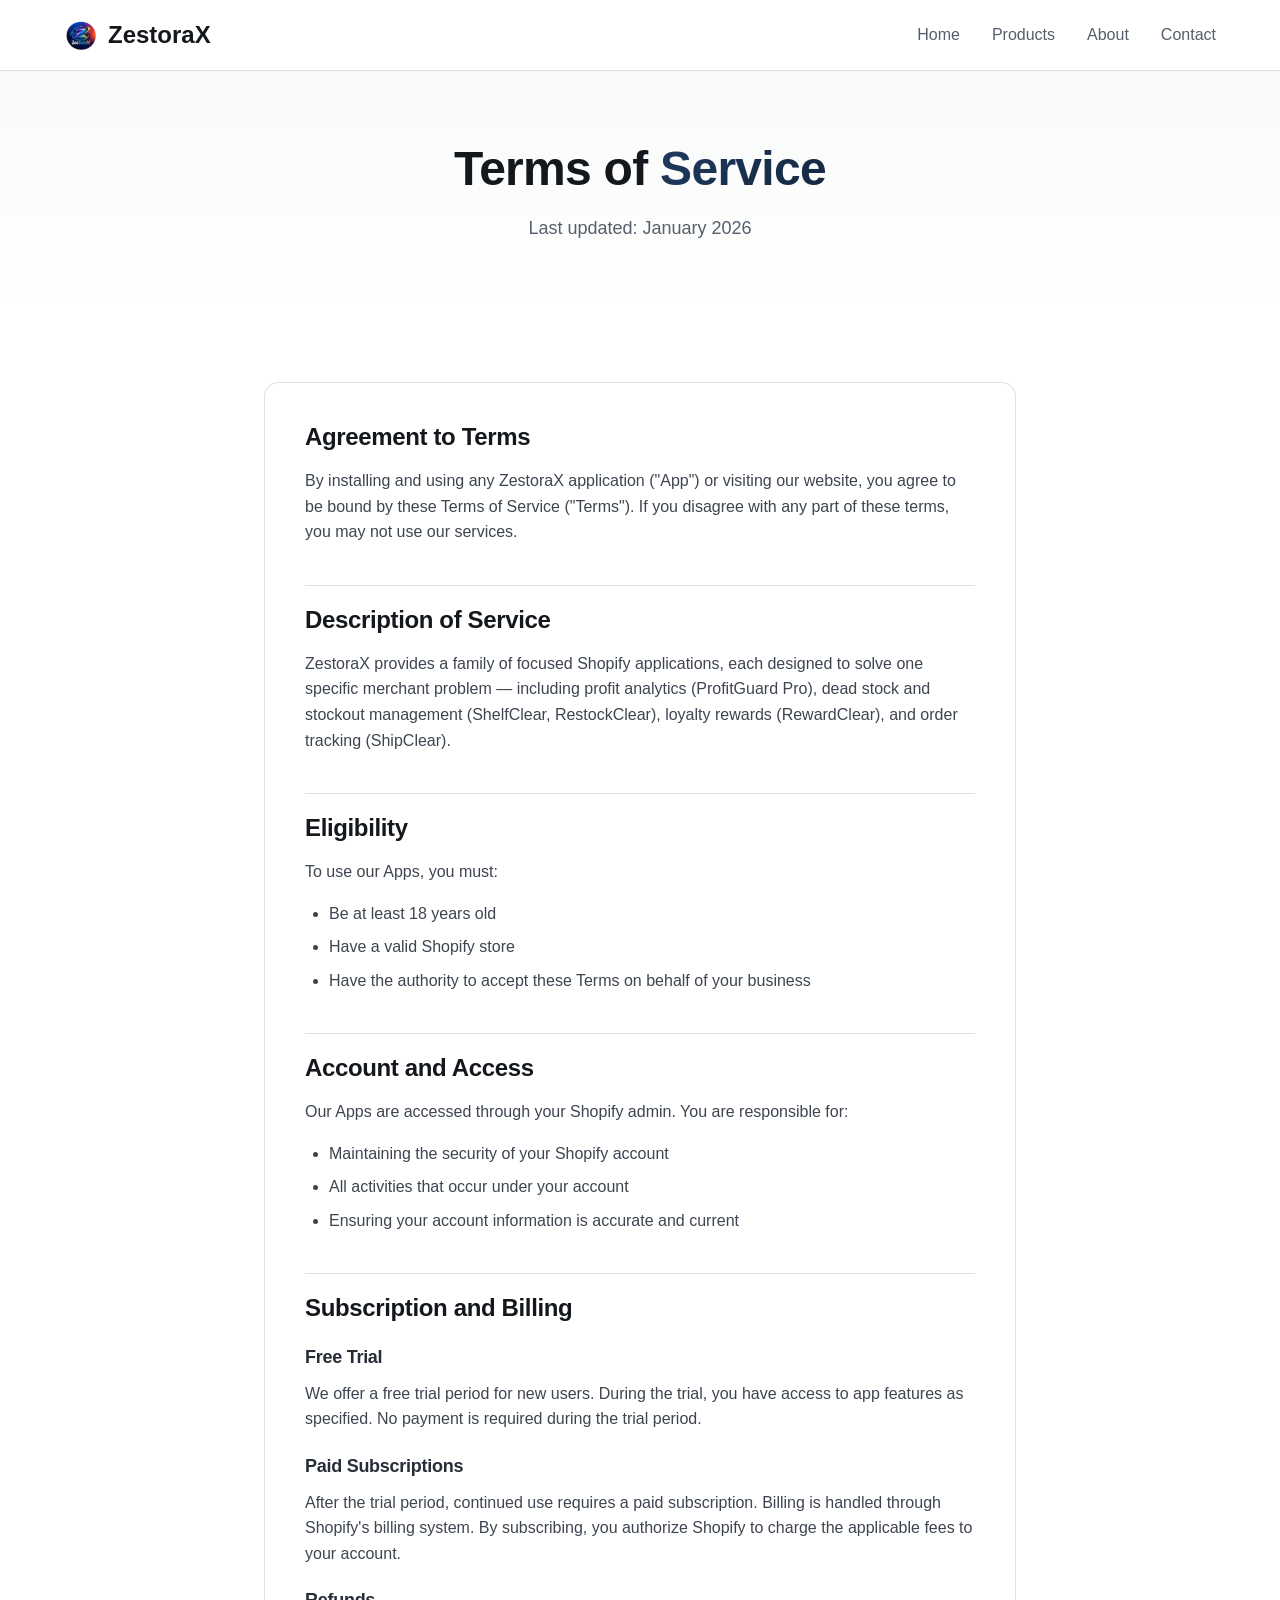
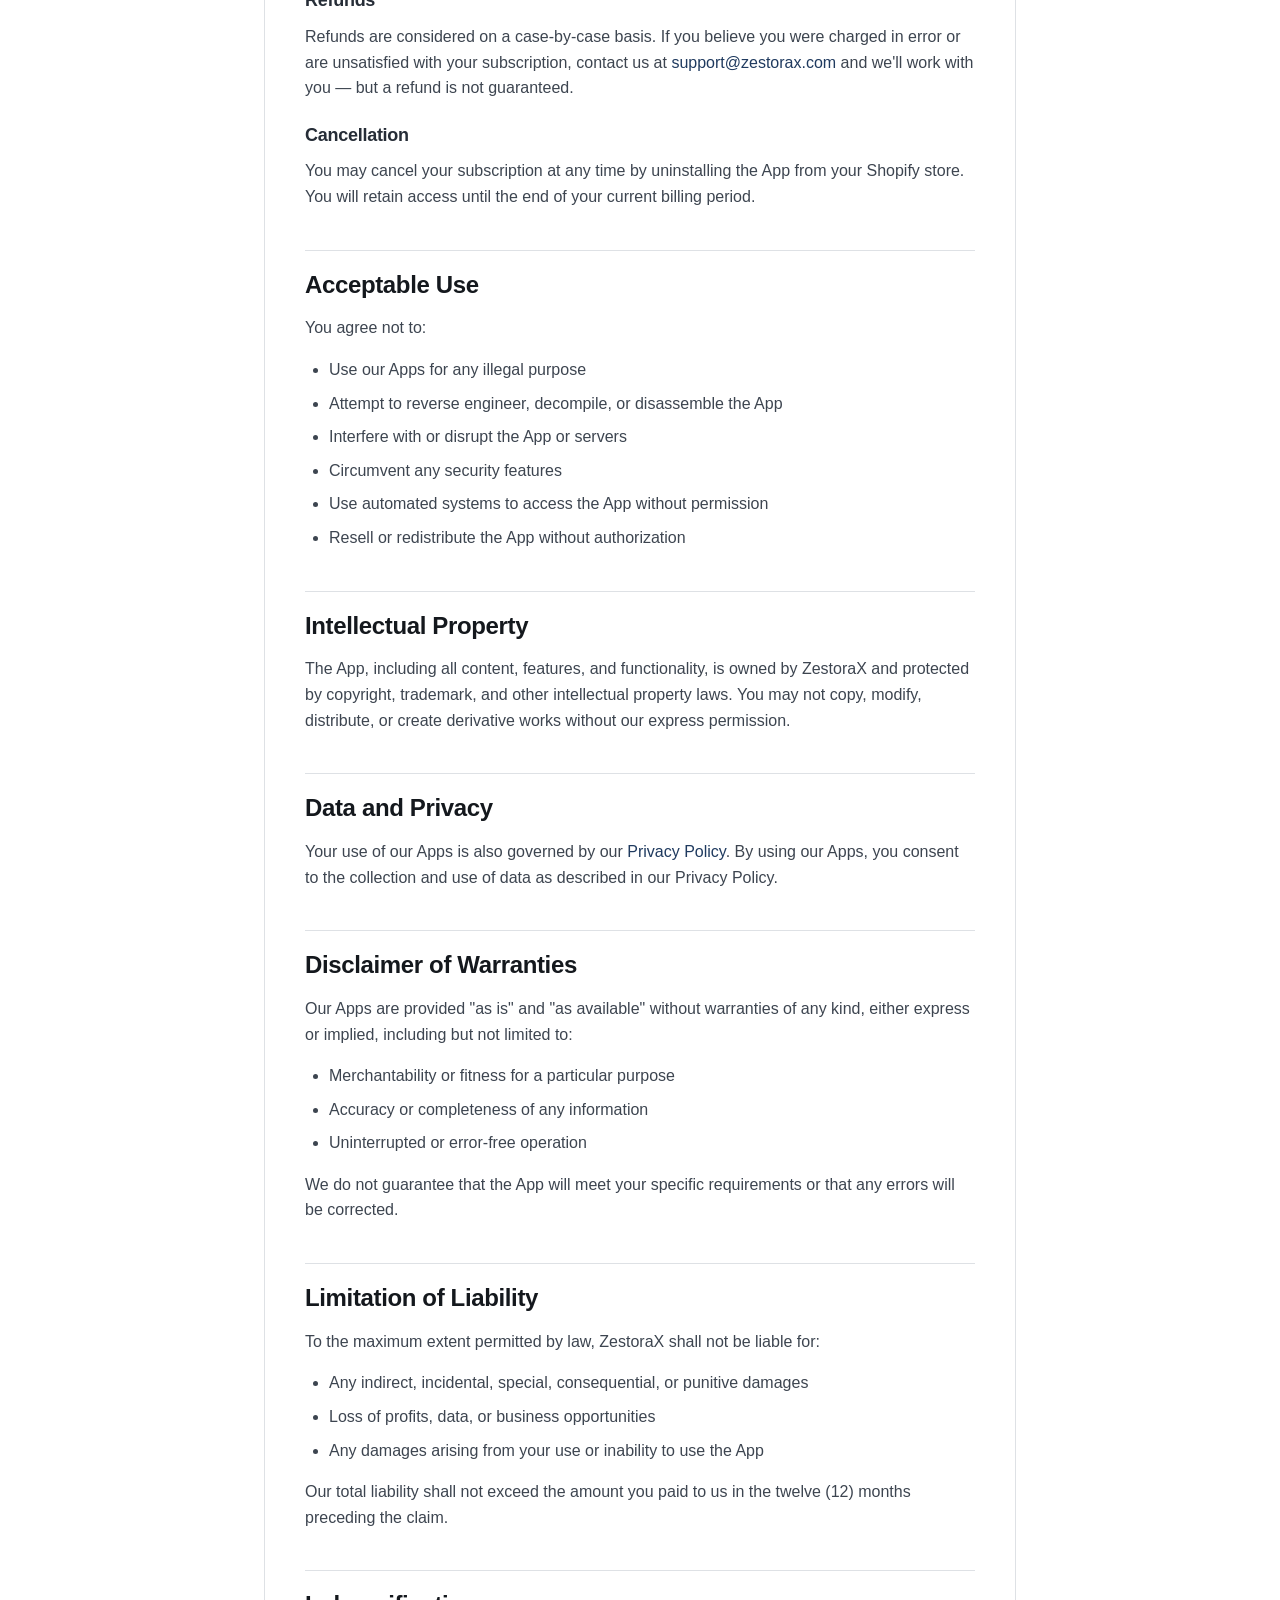
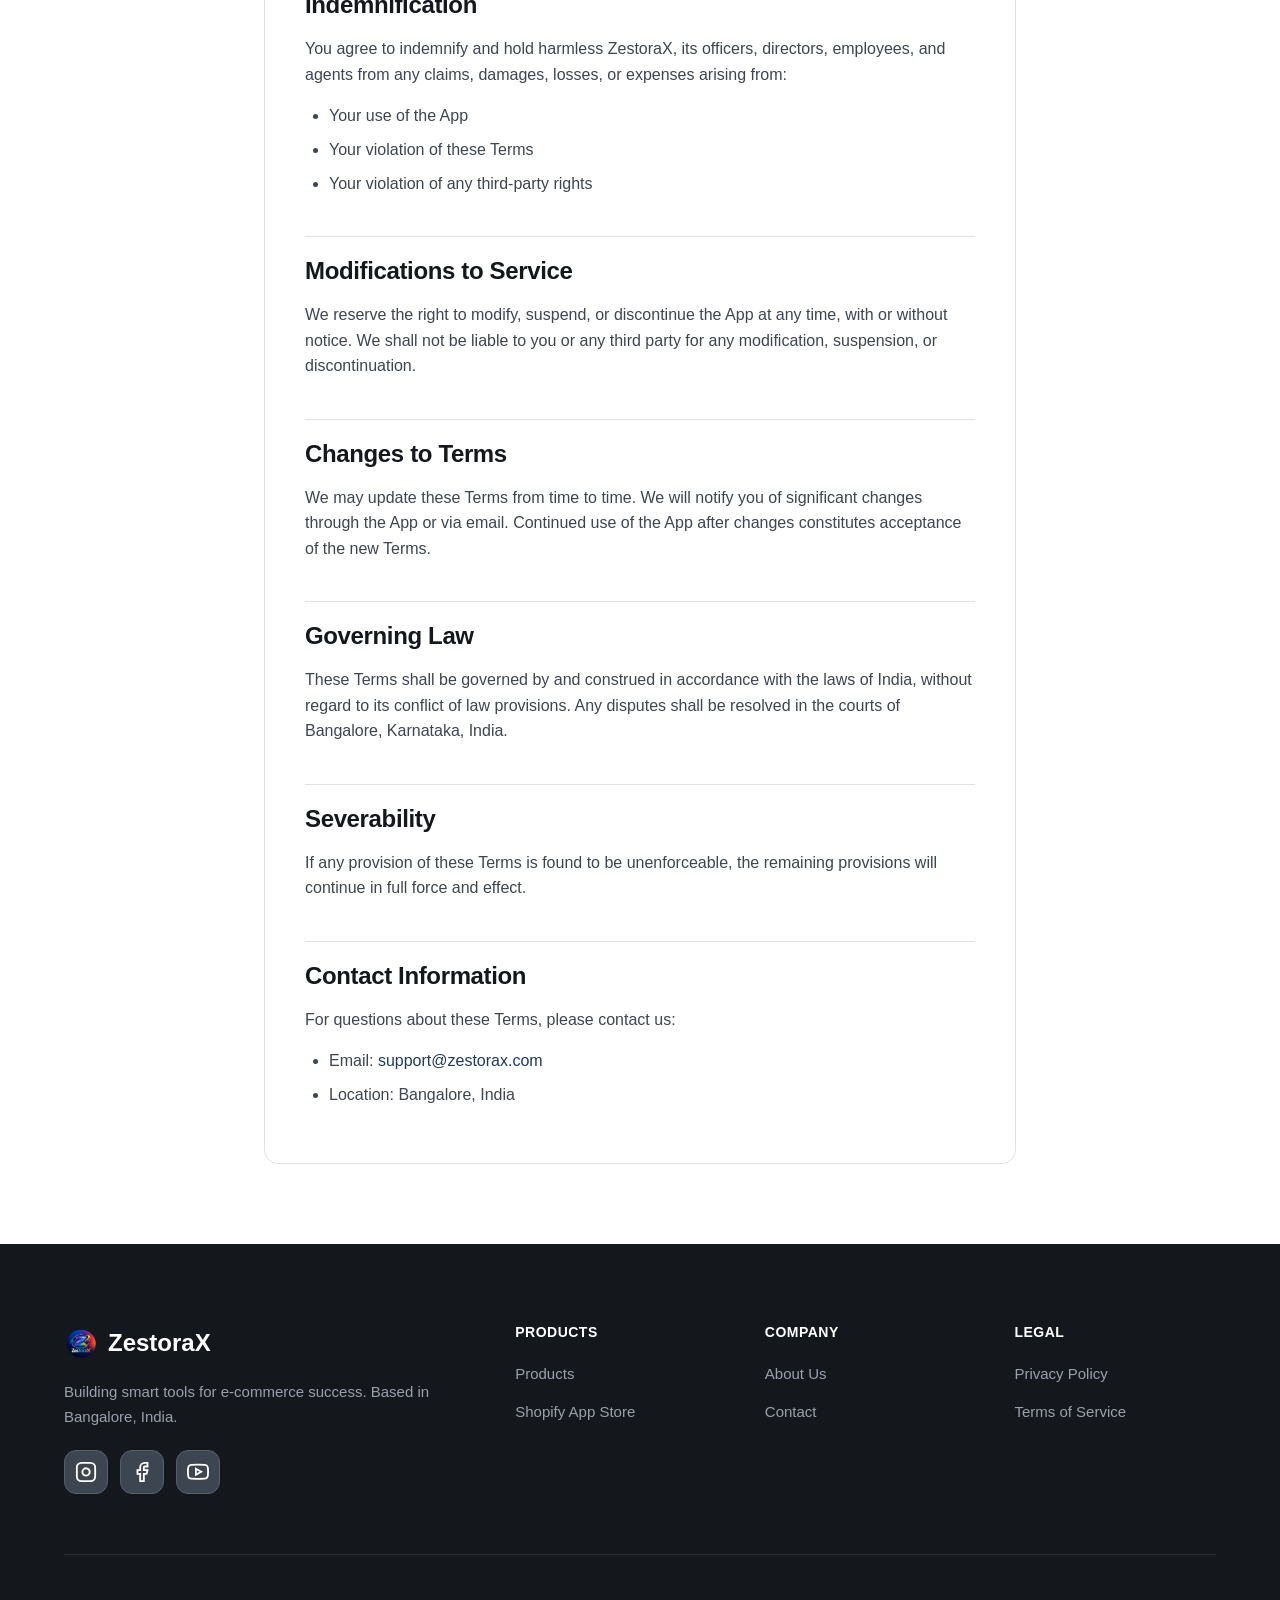
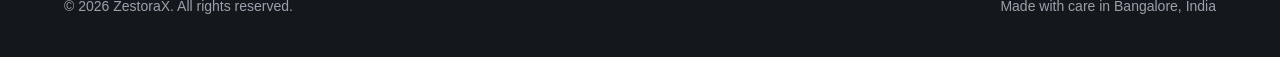
<file: terms.html>
<!DOCTYPE html>
<html lang="en">
<head>
    <meta charset="UTF-8">
    <meta name="viewport" content="width=device-width, initial-scale=1.0">
    <meta name="description" content="ZestoraX Terms of Service - Read our terms and conditions for using our products and services.">
    <title>Terms of Service - ZestoraX</title>
    <link rel="stylesheet" href="css/styles.css">
    <link rel="icon" type="image/x-icon" href="images/favicon.ico">
    <link rel="apple-touch-icon" href="images/logo.png">
</head>
<body>
    <!-- Navigation -->
    <nav class="navbar">
        <div class="container">
            <a href="index.html" class="logo">
                <img src="images/logo.png" alt="ZestoraX" class="logo-img">
                <span class="logo-text">ZestoraX</span>
            </a>
            <button class="mobile-menu-btn" aria-label="Toggle menu">
                <span></span>
                <span></span>
                <span></span>
            </button>
            <ul class="nav-links">
                <li><a href="index.html">Home</a></li>
                <li><a href="products.html">Products</a></li>
                <li><a href="about.html">About</a></li>
                <li><a href="contact.html">Contact</a></li>
            </ul>
        </div>
    </nav>

    <!-- Page Header -->
    <section class="page-header">
        <div class="container">
            <h1>Terms of <span class="gradient-text">Service</span></h1>
            <p>Last updated: January 2026</p>
        </div>
    </section>

    <!-- Terms Content -->
    <section class="legal-content">
        <div class="container">
            <div class="legal-text">
                <h2>Agreement to Terms</h2>
                <p>
                    By installing and using any ZestoraX application ("App") or visiting our website, you agree to be bound by these Terms of Service ("Terms"). If you disagree with any part of these terms, you may not use our services.
                </p>

                <h2>Description of Service</h2>
                <p>
                    ZestoraX provides a family of focused Shopify applications, each designed to solve one specific merchant problem — including profit analytics (ProfitGuard Pro), dead stock and stockout management (ShelfClear, RestockClear), loyalty rewards (RewardClear), and order tracking (ShipClear).
                </p>

                <h2>Eligibility</h2>
                <p>
                    To use our Apps, you must:
                </p>
                <ul>
                    <li>Be at least 18 years old</li>
                    <li>Have a valid Shopify store</li>
                    <li>Have the authority to accept these Terms on behalf of your business</li>
                </ul>

                <h2>Account and Access</h2>
                <p>
                    Our Apps are accessed through your Shopify admin. You are responsible for:
                </p>
                <ul>
                    <li>Maintaining the security of your Shopify account</li>
                    <li>All activities that occur under your account</li>
                    <li>Ensuring your account information is accurate and current</li>
                </ul>

                <h2>Subscription and Billing</h2>
                <h3>Free Trial</h3>
                <p>
                    We offer a free trial period for new users. During the trial, you have access to app features as specified. No payment is required during the trial period.
                </p>

                <h3>Paid Subscriptions</h3>
                <p>
                    After the trial period, continued use requires a paid subscription. Billing is handled through Shopify's billing system. By subscribing, you authorize Shopify to charge the applicable fees to your account.
                </p>

                <h3>Refunds</h3>
                <p>
                    Refunds are considered on a case-by-case basis. If you believe you were charged in error or are unsatisfied with your subscription, contact us at <a href="mailto:support@zestorax.com">support@zestorax.com</a> and we'll work with you — but a refund is not guaranteed.
                </p>

                <h3>Cancellation</h3>
                <p>
                    You may cancel your subscription at any time by uninstalling the App from your Shopify store. You will retain access until the end of your current billing period.
                </p>

                <h2>Acceptable Use</h2>
                <p>You agree not to:</p>
                <ul>
                    <li>Use our Apps for any illegal purpose</li>
                    <li>Attempt to reverse engineer, decompile, or disassemble the App</li>
                    <li>Interfere with or disrupt the App or servers</li>
                    <li>Circumvent any security features</li>
                    <li>Use automated systems to access the App without permission</li>
                    <li>Resell or redistribute the App without authorization</li>
                </ul>

                <h2>Intellectual Property</h2>
                <p>
                    The App, including all content, features, and functionality, is owned by ZestoraX and protected by copyright, trademark, and other intellectual property laws. You may not copy, modify, distribute, or create derivative works without our express permission.
                </p>

                <h2>Data and Privacy</h2>
                <p>
                    Your use of our Apps is also governed by our <a href="privacy.html">Privacy Policy</a>. By using our Apps, you consent to the collection and use of data as described in our Privacy Policy.
                </p>

                <h2>Disclaimer of Warranties</h2>
                <p>
                    Our Apps are provided "as is" and "as available" without warranties of any kind, either express or implied, including but not limited to:
                </p>
                <ul>
                    <li>Merchantability or fitness for a particular purpose</li>
                    <li>Accuracy or completeness of any information</li>
                    <li>Uninterrupted or error-free operation</li>
                </ul>
                <p>
                    We do not guarantee that the App will meet your specific requirements or that any errors will be corrected.
                </p>

                <h2>Limitation of Liability</h2>
                <p>
                    To the maximum extent permitted by law, ZestoraX shall not be liable for:
                </p>
                <ul>
                    <li>Any indirect, incidental, special, consequential, or punitive damages</li>
                    <li>Loss of profits, data, or business opportunities</li>
                    <li>Any damages arising from your use or inability to use the App</li>
                </ul>
                <p>
                    Our total liability shall not exceed the amount you paid to us in the twelve (12) months preceding the claim.
                </p>

                <h2>Indemnification</h2>
                <p>
                    You agree to indemnify and hold harmless ZestoraX, its officers, directors, employees, and agents from any claims, damages, losses, or expenses arising from:
                </p>
                <ul>
                    <li>Your use of the App</li>
                    <li>Your violation of these Terms</li>
                    <li>Your violation of any third-party rights</li>
                </ul>

                <h2>Modifications to Service</h2>
                <p>
                    We reserve the right to modify, suspend, or discontinue the App at any time, with or without notice. We shall not be liable to you or any third party for any modification, suspension, or discontinuation.
                </p>

                <h2>Changes to Terms</h2>
                <p>
                    We may update these Terms from time to time. We will notify you of significant changes through the App or via email. Continued use of the App after changes constitutes acceptance of the new Terms.
                </p>

                <h2>Governing Law</h2>
                <p>
                    These Terms shall be governed by and construed in accordance with the laws of India, without regard to its conflict of law provisions. Any disputes shall be resolved in the courts of Bangalore, Karnataka, India.
                </p>

                <h2>Severability</h2>
                <p>
                    If any provision of these Terms is found to be unenforceable, the remaining provisions will continue in full force and effect.
                </p>

                <h2>Contact Information</h2>
                <p>
                    For questions about these Terms, please contact us:
                </p>
                <ul>
                    <li>Email: <a href="mailto:support@zestorax.com">support@zestorax.com</a></li>
                    <li>Location: Bangalore, India</li>
                </ul>
            </div>
        </div>
    </section>

    <!-- Footer -->
    <footer class="footer">
        <div class="container">
            <div class="footer-grid">
                <div class="footer-brand">
                    <a href="index.html" class="logo">
                        <img src="images/logo.png" alt="ZestoraX" class="logo-img">
                        <span class="logo-text">ZestoraX</span>
                    </a>
                    <p>Building smart tools for e-commerce success. Based in Bangalore, India.</p>
                    <!-- Social Media Links -->
                    <div class="social-links">
                        <a href="https://www.instagram.com/zestorax.shop/" target="_blank" aria-label="Instagram" class="social-link">
                            <svg viewBox="0 0 24 24" fill="none" stroke="currentColor" stroke-width="2">
                                <rect x="2" y="2" width="20" height="20" rx="5" ry="5"/>
                                <path d="M16 11.37A4 4 0 1 1 12.63 8 4 4 0 0 1 16 11.37z"/>
                                <line x1="17.5" y1="6.5" x2="17.51" y2="6.5"/>
                            </svg>
                        </a>
                        <a href="https://www.facebook.com/profile.php?id=61576040707644" target="_blank" aria-label="Facebook" class="social-link">
                            <svg viewBox="0 0 24 24" fill="none" stroke="currentColor" stroke-width="2">
                                <path d="M18 2h-3a5 5 0 0 0-5 5v3H7v4h3v8h4v-8h3l1-4h-4V7a1 1 0 0 1 1-1h3z"/>
                            </svg>
                        </a>
                        <a href="https://www.youtube.com/@ZestoraX-m9f" target="_blank" aria-label="YouTube" class="social-link">
                            <svg viewBox="0 0 24 24" fill="none" stroke="currentColor" stroke-width="2">
                                <path d="M22.54 6.42a2.78 2.78 0 0 0-1.94-2C18.88 4 12 4 12 4s-6.88 0-8.6.46a2.78 2.78 0 0 0-1.94 2A29 29 0 0 0 1 11.75a29 29 0 0 0 .46 5.33A2.78 2.78 0 0 0 3.4 19c1.72.46 8.6.46 8.6.46s6.88 0 8.6-.46a2.78 2.78 0 0 0 1.94-2 29 29 0 0 0 .46-5.25 29 29 0 0 0-.46-5.33z"/>
                                <polygon points="9.75 15.02 15.5 11.75 9.75 8.48 9.75 15.02"/>
                            </svg>
                        </a>
                    </div>
                </div>
                <div class="footer-links">
                    <h4>Products</h4>
                    <ul>
                        <li><a href="products.html">Products</a></li>
                        <li><a href="https://apps.shopify.com/profitguard-2" target="_blank">Shopify App Store</a></li>
                    </ul>
                </div>
                <div class="footer-links">
                    <h4>Company</h4>
                    <ul>
                        <li><a href="about.html">About Us</a></li>
                        <li><a href="contact.html">Contact</a></li>
                    </ul>
                </div>
                <div class="footer-links">
                    <h4>Legal</h4>
                    <ul>
                        <li><a href="privacy.html">Privacy Policy</a></li>
                        <li><a href="terms.html">Terms of Service</a></li>
                    </ul>
                </div>
            </div>
            <div class="footer-bottom">
                <p>&copy; 2026 ZestoraX. All rights reserved.</p>
                <p>Made with care in Bangalore, India</p>
            </div>
        </div>
    </footer>

    <script src="js/main.js"></script>
</body>
</html>
</file>
<file: css/styles.css>
/* ============================================
   ZestoraX Website - Professional Styles
   ============================================ */

/* CSS Variables
   Palette: deep steel-navy + warm bronze — a considered pair distinct from
   every individual app's own brand color (rust/teal/berry/indigo), and from
   the generic purple-to-blue gradient this replaces. Neutrals carry a
   slight cool-slate bias tying back to the navy, instead of a stock,
   unbiased gray ramp. --accent/--warning/--danger are left untouched below:
   they do real semantic work (success/warning/error states) throughout the
   stylesheet and aren't the brand's decorative accent. */
:root {
    --primary: #1F3A5F;
    --primary-dark: #14283F;
    --primary-light: #3D5D82;
    --secondary: #8B6E3F;
    --accent: #22c55e;
    --accent-light: #4ade80;
    --warning: #f59e0b;
    --danger: #ef4444;
    --dark: #14181D;
    --dark-light: #1C2129;
    --gray-900: #1A2028;
    --gray-800: #262D37;
    --gray-700: #3D4550;
    --gray-600: #565F6B;
    --gray-500: #707886;
    --gray-400: #9AA1AC;
    --gray-300: #C4C9D0;
    --gray-200: #DEE1E5;
    --gray-100: #EFF1F3;
    --gray-50: #F7F8F9;
    --white: #ffffff;
    --gradient: linear-gradient(135deg, var(--primary) 0%, var(--primary-dark) 100%);
    --gradient-dark: linear-gradient(135deg, var(--primary-dark) 0%, #0A1622 100%);
    --gradient-subtle: linear-gradient(135deg, rgba(31, 58, 95, 0.08) 0%, rgba(139, 110, 63, 0.08) 100%);
    --shadow-sm: 0 1px 2px 0 rgba(0, 0, 0, 0.05);
    --shadow: 0 4px 6px -1px rgba(0, 0, 0, 0.1), 0 2px 4px -1px rgba(0, 0, 0, 0.06);
    --shadow-md: 0 10px 15px -3px rgba(0, 0, 0, 0.1), 0 4px 6px -2px rgba(0, 0, 0, 0.05);
    --shadow-lg: 0 20px 25px -5px rgba(0, 0, 0, 0.1), 0 10px 10px -5px rgba(0, 0, 0, 0.04);
    --shadow-xl: 0 25px 50px -12px rgba(0, 0, 0, 0.25);
    --radius: 10px;
    --radius-lg: 14px;
    --radius-xl: 20px;
    --transition: all 0.3s ease;
}

/* Reset & Base */
*, *::before, *::after {
    margin: 0;
    padding: 0;
    box-sizing: border-box;
}

html {
    scroll-behavior: smooth;
}

body {
    font-family: -apple-system, "SF Pro Display", "Segoe UI", "Helvetica Neue", Helvetica, Arial, sans-serif;
    font-size: 16px;
    line-height: 1.6;
    color: var(--gray-700);
    background: var(--white);
    -webkit-font-smoothing: antialiased;
}

h1, h2, h3, h4, h5, h6 {
    letter-spacing: -0.015em;
}

a {
    text-decoration: none;
    color: inherit;
    transition: var(--transition);
}

ul {
    list-style: none;
}

img {
    max-width: 100%;
    height: auto;
}

/* Container */
.container {
    max-width: 1200px;
    margin: 0 auto;
    padding: 0 24px;
}

/* Typography */
h1, h2, h3, h4, h5, h6 {
    color: var(--dark);
    font-weight: 700;
    line-height: 1.2;
}

h1 { font-size: clamp(2rem, 4vw, 3rem); }
h2 { font-size: clamp(1.5rem, 3vw, 2.25rem); }
h3 { font-size: clamp(1.1rem, 1.5vw, 1.25rem); }

.gradient-text {
    background: var(--gradient);
    -webkit-background-clip: text;
    -webkit-text-fill-color: transparent;
    background-clip: text;
}

/* Buttons */
.btn {
    display: inline-flex;
    align-items: center;
    justify-content: center;
    padding: 14px 28px;
    font-size: 16px;
    font-weight: 600;
    border-radius: var(--radius);
    cursor: pointer;
    transition: var(--transition);
    border: none;
    gap: 8px;
}

.btn-primary {
    background: var(--gradient);
    color: var(--white);
    box-shadow: 0 4px 14px rgba(31, 58, 95, 0.4);
}

.btn-primary:hover {
    transform: translateY(-2px);
    box-shadow: 0 6px 20px rgba(31, 58, 95, 0.5);
}

.btn-secondary {
    background: var(--white);
    color: var(--primary);
    border: 2px solid var(--gray-200);
}

.btn-secondary:hover {
    border-color: var(--primary);
    background: var(--gray-50);
}

.btn-white {
    background: var(--white);
    color: var(--primary);
    box-shadow: var(--shadow-md);
}

.btn-white:hover {
    transform: translateY(-2px);
    box-shadow: var(--shadow-lg);
}

/* Navigation */
.navbar {
    position: fixed;
    top: 0;
    left: 0;
    right: 0;
    z-index: 1000;
    background: rgba(255, 255, 255, 0.95);
    backdrop-filter: blur(10px);
    border-bottom: 1px solid var(--gray-200);
    padding: 16px 0;
}

.navbar .container {
    display: flex;
    align-items: center;
    justify-content: space-between;
}

.logo {
    display: flex;
    align-items: center;
    gap: 10px;
    font-weight: 700;
    font-size: 24px;
    color: var(--dark);
}

.logo-icon {
    display: flex;
    align-items: center;
    justify-content: center;
    width: 40px;
    height: 40px;
    background: var(--gradient);
    color: var(--white);
    border-radius: 10px;
    font-weight: 800;
    font-size: 20px;
}

.logo-img {
    width: 34px;
    height: 34px;
    border-radius: 7px;
    object-fit: contain;
}

.nav-links {
    display: flex;
    align-items: center;
    gap: 32px;
}

.nav-links a {
    font-weight: 500;
    color: var(--gray-600);
    padding: 8px 0;
    position: relative;
}

.nav-links a::after {
    content: '';
    position: absolute;
    bottom: 0;
    left: 0;
    width: 0;
    height: 2px;
    background: var(--gradient);
    transition: var(--transition);
}

.nav-links a:hover,
.nav-links a.active {
    color: var(--primary);
}

.nav-links a:hover::after,
.nav-links a.active::after {
    width: 100%;
}

.mobile-menu-btn {
    display: none;
    flex-direction: column;
    gap: 5px;
    padding: 8px;
    background: none;
    border: none;
    cursor: pointer;
}

.mobile-menu-btn span {
    width: 24px;
    height: 2px;
    background: var(--dark);
    transition: var(--transition);
}

/* ============================================
   Hero Section - Split Layout
   ============================================ */
.hero {
    position: relative;
    padding: 160px 0 100px;
    overflow: hidden;
    background: linear-gradient(180deg, var(--gray-50) 0%, var(--white) 100%);
}

.hero-bg {
    position: absolute;
    top: 0;
    right: 0;
    width: 50%;
    height: 100%;
    background: var(--gradient);
    opacity: 0.05;
    border-radius: 0 0 0 50%;
    pointer-events: none;
}

.hero::before {
    content: '';
    position: absolute;
    inset: 0;
    background-image: radial-gradient(circle, rgba(31, 58, 95, 0.07) 1.5px, transparent 1.5px);
    background-size: 28px 28px;
    -webkit-mask-image: linear-gradient(180deg, rgba(0,0,0,0.9) 0%, transparent 85%);
    mask-image: linear-gradient(180deg, rgba(0,0,0,0.9) 0%, transparent 85%);
    pointer-events: none;
}

.hero.hero-split .hero-grid {
    display: grid;
    grid-template-columns: 1fr 1fr;
    gap: 60px;
    align-items: center;
}

.hero-content {
    max-width: 600px;
}

.hero-title {
    margin-bottom: 24px;
}

.hero-subtitle {
    font-size: 1.1rem;
    color: var(--gray-600);
    margin-bottom: 32px;
    max-width: 500px;
}

.hero-buttons {
    display: flex;
    gap: 16px;
    flex-wrap: wrap;
    margin-bottom: 24px;
}

.hero-trust {
    display: flex;
    align-items: center;
    gap: 12px;
}

.trust-text {
    font-size: 14px;
    color: var(--gray-500);
}

.hero-stats {
    display: flex;
    gap: 48px;
    flex-wrap: wrap;
}

.stat-item {
    display: flex;
    flex-direction: column;
}

.stat-number {
    font-size: 2rem;
    font-weight: 800;
    background: var(--gradient);
    -webkit-background-clip: text;
    -webkit-text-fill-color: transparent;
    background-clip: text;
}

.stat-label {
    color: var(--gray-500);
    font-size: 14px;
    font-weight: 500;
}

/* Hero Right Side - Metrics & Badge */
.hero-right {
    display: flex;
    flex-direction: column;
    gap: 24px;
}

.shopify-badge-large {
    display: flex;
    align-items: center;
    gap: 12px;
    padding: 16px 24px;
    background: linear-gradient(135deg, #96bf48 0%, #5e8e3e 100%);
    border-radius: var(--radius);
    color: var(--white);
    font-weight: 600;
    font-size: 15px;
    width: fit-content;
}

.shopify-badge-large .badge-icon {
    width: 32px;
    height: 32px;
    display: flex;
    align-items: center;
    justify-content: center;
}

.shopify-badge-large .badge-icon svg {
    width: 24px;
    height: 24px;
    stroke: var(--white);
}

.hero-metrics {
    display: grid;
    grid-template-columns: repeat(2, 1fr);
    gap: 16px;
}

.metric-card {
    padding: 24px;
    background: var(--white);
    border-radius: var(--radius);
    border: 1px solid var(--gray-200);
    text-align: center;
    transition: var(--transition);
}

.metric-card:hover {
    transform: translateY(-4px);
    box-shadow: var(--shadow-md);
}

.metric-card.highlight {
    background: var(--gradient);
    border: none;
}

.metric-card.highlight .metric-value,
.metric-card.highlight .metric-label {
    color: var(--white);
}

.metric-value {
    font-size: 1.75rem;
    font-weight: 800;
    color: var(--dark);
    margin-bottom: 4px;
}

.metric-label {
    font-size: 13px;
    color: var(--gray-600);
    font-weight: 500;
}

/* Revenue Protection Section */
.revenue-protection {
    padding: 100px 0;
    background: linear-gradient(180deg, var(--gray-50) 0%, var(--white) 100%);
}

.protection-grid {
    display: grid;
    grid-template-columns: repeat(4, 1fr);
    gap: 24px;
}

.protection-card {
    padding: 32px 24px;
    background: var(--white);
    border-radius: var(--radius-lg);
    border: 1px solid var(--gray-200);
    text-align: center;
    transition: var(--transition);
}

.protection-card:hover {
    transform: translateY(-4px);
    box-shadow: var(--shadow-lg);
    border-color: transparent;
}

.protection-icon {
    width: 64px;
    height: 64px;
    display: flex;
    align-items: center;
    justify-content: center;
    background: var(--gradient-subtle);
    border-radius: 16px;
    margin: 0 auto 20px;
}

.protection-icon svg {
    width: 32px;
    height: 32px;
    stroke: var(--primary);
}

.protection-icon.warning {
    background: linear-gradient(135deg, rgba(245, 158, 11, 0.1) 0%, rgba(245, 158, 11, 0.05) 100%);
}

.protection-icon.warning svg {
    stroke: var(--warning);
}

.protection-icon.success {
    background: linear-gradient(135deg, rgba(34, 197, 94, 0.1) 0%, rgba(34, 197, 94, 0.05) 100%);
}

.protection-icon.success svg {
    stroke: var(--accent);
}

.protection-card h3 {
    font-size: 1.1rem;
    margin-bottom: 12px;
}

.protection-card p {
    color: var(--gray-600);
    font-size: 14px;
    line-height: 1.6;
}

/* Screenshot Placeholder */
.hero-screenshot {
    position: relative;
}

.screenshot-placeholder {
    position: relative;
    background: var(--gradient-subtle);
    background-image:
        radial-gradient(circle, rgba(31, 58, 95, 0.1) 1.5px, transparent 1.5px),
        var(--gradient-subtle);
    background-size: 24px 24px, 100% 100%;
    border: 2px dashed var(--gray-300);
    border-radius: var(--radius-lg);
    aspect-ratio: 16/10;
    display: flex;
    align-items: center;
    justify-content: center;
    transition: var(--transition);
    overflow: hidden;
}

.screenshot-placeholder:hover {
    border-color: var(--primary-light);
}

.placeholder-content {
    display: flex;
    flex-direction: column;
    align-items: center;
    gap: 12px;
    color: var(--gray-500);
    text-align: center;
    padding: 20px;
}

.placeholder-content svg {
    width: 48px;
    height: 48px;
    stroke: var(--gray-400);
}

.placeholder-content span {
    font-weight: 500;
    font-size: 14px;
}

.placeholder-content small {
    font-size: 12px;
    color: var(--gray-400);
}

/* Section Styles */
.section-header {
    text-align: left;
    margin-bottom: 60px;
    max-width: 640px;
}

.section-header h2 {
    margin-bottom: 16px;
}

.section-header p {
    font-size: 1.125rem;
    color: var(--gray-500);
}

/* ============================================
   Problem Section
   ============================================ */
.problem-section {
    padding: 100px 0;
    background: var(--white);
}

.problem-grid {
    display: grid;
    grid-template-columns: repeat(3, 1fr);
    gap: 32px;
}

.problem-card {
    padding: 40px 32px;
    background: var(--white);
    border: 1px solid var(--gray-200);
    border-radius: var(--radius-lg);
    text-align: center;
    transition: var(--transition);
}

.problem-card:hover {
    transform: translateY(-4px);
    box-shadow: var(--shadow-lg);
    border-color: transparent;
}

.problem-icon {
    width: 72px;
    height: 72px;
    display: flex;
    align-items: center;
    justify-content: center;
    background: linear-gradient(135deg, rgba(31, 58, 95, 0.1) 0%, rgba(139, 110, 63, 0.1) 100%);
    border-radius: 50%;
    margin: 0 auto 24px;
}

.problem-icon svg {
    width: 32px;
    height: 32px;
    stroke: var(--primary);
}

.problem-icon.warning svg {
    stroke: var(--warning);
}

.problem-icon.warning {
    background: linear-gradient(135deg, rgba(245, 158, 11, 0.1) 0%, rgba(245, 158, 11, 0.05) 100%);
}

.problem-icon.danger svg {
    stroke: var(--danger);
}

.problem-icon.danger {
    background: linear-gradient(135deg, rgba(239, 68, 68, 0.1) 0%, rgba(239, 68, 68, 0.05) 100%);
}

.problem-card h3 {
    margin-bottom: 12px;
    font-size: 1.25rem;
}

.problem-card p {
    color: var(--gray-600);
    font-size: 15px;
    line-height: 1.7;
}

/* ============================================
   Solution Demo Section
   ============================================ */
.solution-section {
    padding: 100px 0;
    background: var(--gray-50);
}

.solution-demo {
    max-width: 900px;
    margin: 0 auto;
}

.demo-comparison {
    display: grid;
    grid-template-columns: 1fr auto 1fr;
    gap: 40px;
    align-items: center;
}

.demo-before,
.demo-after {
    text-align: center;
}

.demo-before h4,
.demo-after h4 {
    font-size: 14px;
    text-transform: uppercase;
    letter-spacing: 1px;
    margin-bottom: 20px;
    color: var(--gray-500);
}

.demo-card {
    background: var(--white);
    border-radius: var(--radius-lg);
    padding: 24px;
    border: 1px solid var(--gray-200);
}

.demo-card.blur {
    opacity: 0.7;
}

.demo-line {
    display: flex;
    justify-content: space-between;
    align-items: center;
    padding: 12px 0;
    border-bottom: 1px solid var(--gray-100);
    font-size: 15px;
}

.demo-line:last-child {
    border-bottom: none;
}

.demo-line .value {
    font-weight: 600;
    font-family: 'SF Mono', 'Monaco', monospace;
}

.demo-line.mystery .value {
    color: var(--gray-400);
    font-size: 20px;
}

.demo-line.cost .value {
    color: var(--danger);
}

.demo-line.profit {
    background: linear-gradient(135deg, rgba(34, 197, 94, 0.1) 0%, rgba(34, 197, 94, 0.05) 100%);
    margin: 12px -24px -24px;
    padding: 16px 24px;
    border-radius: 0 0 var(--radius-lg) var(--radius-lg);
    border-bottom: none;
}

.demo-line.profit span:first-child {
    font-weight: 600;
    color: var(--dark);
}

.demo-line.profit .value.highlight {
    color: var(--accent);
    font-size: 1.25rem;
}

.demo-arrow {
    display: flex;
    align-items: center;
    justify-content: center;
}

.demo-arrow svg {
    width: 32px;
    height: 32px;
    stroke: var(--primary);
}

.demo-label {
    margin-top: 16px;
    font-size: 14px;
    color: var(--gray-500);
}

/* ============================================
   Features Showcase Section
   ============================================ */
.features-showcase {
    padding: 100px 0;
    background: var(--white);
}

.feature-showcase-grid {
    display: flex;
    flex-direction: column;
    gap: 80px;
}

.feature-showcase-item {
    display: grid;
    grid-template-columns: 1fr 1fr;
    gap: 60px;
    align-items: center;
}

.feature-showcase-item.reverse {
    direction: rtl;
}

.feature-showcase-item.reverse > * {
    direction: ltr;
}

.feature-showcase-content {
    padding: 20px 0;
}

.feature-number {
    font-size: 48px;
    font-weight: 800;
    background: var(--gradient);
    -webkit-background-clip: text;
    -webkit-text-fill-color: transparent;
    background-clip: text;
    opacity: 0.3;
    line-height: 1;
    margin-bottom: 16px;
}

.feature-showcase-content h3 {
    font-size: 1.5rem;
    margin-bottom: 16px;
}

.feature-showcase-content > p {
    color: var(--gray-600);
    margin-bottom: 24px;
    font-size: 16px;
    line-height: 1.7;
}

.feature-list {
    display: flex;
    flex-direction: column;
    gap: 12px;
}

.feature-list li {
    display: flex;
    align-items: center;
    gap: 12px;
    color: var(--gray-700);
    font-size: 15px;
}

.feature-list li::before {
    content: '';
    width: 20px;
    height: 20px;
    background: var(--gradient);
    border-radius: 50%;
    display: flex;
    align-items: center;
    justify-content: center;
    flex-shrink: 0;
    background-image: url("data:image/svg+xml,%3Csvg xmlns='http://www.w3.org/2000/svg' viewBox='0 0 24 24' fill='none' stroke='white' stroke-width='3'%3E%3Cpolyline points='20 6 9 17 4 12'/%3E%3C/svg%3E");
    background-position: center;
    background-repeat: no-repeat;
    background-size: 12px;
}

.feature-showcase-image .screenshot-placeholder {
    aspect-ratio: 4/3;
}

/* Screenshot Images */
.screenshot-image {
    width: 100%;
    height: auto;
    border-radius: var(--radius-lg);
    box-shadow: var(--shadow-lg);
    border: 1px solid var(--gray-200);
    transition: var(--transition);
}

.screenshot-image:hover {
    transform: scale(1.02);
    box-shadow: var(--shadow-xl);
}

.hero-large-screenshot .screenshot-image {
    max-width: 900px;
    margin: 0 auto;
    display: block;
    border-radius: var(--radius-xl);
}

/* ============================================
   Audience Section (Who It's For)
   ============================================ */
.audience-section {
    padding: 100px 0;
    background: var(--gray-50);
}

.audience-grid {
    display: grid;
    grid-template-columns: repeat(4, 1fr);
    gap: 24px;
}

.audience-card {
    padding: 32px 24px;
    background: var(--white);
    border-radius: var(--radius-lg);
    border: 1px solid var(--gray-200);
    text-align: center;
    transition: var(--transition);
}

.audience-card:hover {
    transform: translateY(-4px);
    box-shadow: var(--shadow-lg);
    border-color: transparent;
}

.audience-icon {
    width: 56px;
    height: 56px;
    display: flex;
    align-items: center;
    justify-content: center;
    background: var(--gradient-subtle);
    border-radius: 12px;
    margin: 0 auto 20px;
}

.audience-icon svg {
    width: 28px;
    height: 28px;
    stroke: var(--primary);
}

.audience-card h3 {
    font-size: 1rem;
    margin-bottom: 8px;
}

.audience-card p {
    color: var(--gray-600);
    font-size: 14px;
}

/* ============================================
   Pricing Section
   ============================================ */
.pricing-section {
    padding: 100px 0;
    background: var(--white);
}

.pricing-grid {
    display: grid;
    grid-template-columns: repeat(3, 1fr);
    gap: 32px;
    max-width: 1000px;
    margin: 0 auto;
}

.pricing-card {
    position: relative;
    padding: 40px 32px;
    background: var(--white);
    border-radius: var(--radius-lg);
    border: 1px solid var(--gray-200);
    transition: var(--transition);
    display: flex;
    flex-direction: column;
}

.pricing-card:hover {
    transform: translateY(-4px);
    box-shadow: var(--shadow-lg);
}

.pricing-card.popular {
    border: 2px solid var(--primary);
    transform: scale(1.05);
}

.pricing-card.popular:hover {
    transform: scale(1.05) translateY(-4px);
}

.popular-badge {
    position: absolute;
    top: -12px;
    left: 50%;
    transform: translateX(-50%);
    padding: 6px 16px;
    background: var(--gradient);
    color: var(--white);
    font-size: 12px;
    font-weight: 600;
    border-radius: 20px;
    white-space: nowrap;
}

.pricing-header {
    text-align: center;
    padding-bottom: 24px;
    border-bottom: 1px solid var(--gray-200);
    margin-bottom: 24px;
}

.pricing-header h3 {
    font-size: 1.25rem;
    margin-bottom: 16px;
}

.pricing-price {
    display: flex;
    align-items: baseline;
    justify-content: center;
    gap: 2px;
    margin-bottom: 12px;
}

.pricing-price .currency {
    font-size: 1.5rem;
    font-weight: 600;
    color: var(--dark);
}

.pricing-price .amount {
    font-size: 3rem;
    font-weight: 800;
    color: var(--dark);
    line-height: 1;
}

.pricing-price .period {
    font-size: 1rem;
    color: var(--gray-500);
}

.pricing-description {
    color: var(--gray-600);
    font-size: 14px;
}

.pricing-features {
    display: flex;
    flex-direction: column;
    gap: 16px;
    margin-bottom: 32px;
    flex-grow: 1;
}

.pricing-features li {
    display: flex;
    align-items: center;
    gap: 12px;
    font-size: 15px;
    color: var(--gray-700);
}

.pricing-features li svg {
    width: 20px;
    height: 20px;
    stroke: var(--accent);
    flex-shrink: 0;
}

.pricing-card .btn {
    width: 100%;
}

/* ============================================
   Testimonials Section
   ============================================ */
.testimonials-section {
    padding: 100px 0;
    background: var(--gray-50);
}

.testimonials-grid {
    display: grid;
    grid-template-columns: repeat(3, 1fr);
    gap: 32px;
}

.testimonial-card {
    padding: 32px;
    background: var(--white);
    border-radius: var(--radius-lg);
    border: 1px solid var(--gray-200);
    transition: var(--transition);
}

.testimonial-card:hover {
    transform: translateY(-4px);
    box-shadow: var(--shadow-lg);
}

.testimonial-content {
    margin-bottom: 24px;
}

.testimonial-content p {
    font-size: 16px;
    line-height: 1.7;
    color: var(--gray-700);
    font-style: italic;
}

.testimonial-content p::before {
    content: '"';
    font-size: 2rem;
    color: var(--primary-light);
    line-height: 0;
    vertical-align: middle;
    margin-right: 4px;
}

.testimonial-author {
    display: flex;
    align-items: center;
    gap: 12px;
}

.author-avatar {
    width: 48px;
    height: 48px;
    background: var(--gradient);
    border-radius: 50%;
    display: flex;
    align-items: center;
    justify-content: center;
    color: var(--white);
    font-weight: 600;
    font-size: 14px;
}

.author-info {
    display: flex;
    flex-direction: column;
}

.author-info strong {
    font-size: 14px;
    color: var(--dark);
}

.author-info span {
    font-size: 13px;
    color: var(--gray-500);
}

/* ============================================
   Trust Badges Section
   ============================================ */
.trust-section {
    padding: 60px 0;
    background: var(--white);
    border-top: 1px solid var(--gray-200);
    border-bottom: 1px solid var(--gray-200);
}

.trust-grid {
    display: flex;
    justify-content: center;
    align-items: center;
    gap: 60px;
    flex-wrap: wrap;
}

.trust-badge {
    display: flex;
    align-items: center;
    gap: 12px;
    color: var(--gray-600);
    font-size: 15px;
    font-weight: 500;
}

.trust-icon {
    width: 40px;
    height: 40px;
    display: flex;
    align-items: center;
    justify-content: center;
    background: var(--gradient-subtle);
    border-radius: 10px;
}

.trust-icon svg {
    width: 20px;
    height: 20px;
    stroke: var(--primary);
}

.trust-badge.shopify-trusted .trust-icon {
    background: linear-gradient(135deg, #96bf48 0%, #5e8e3e 100%);
}

.trust-badge.shopify-trusted .trust-icon svg {
    stroke: var(--white);
}

/* ============================================
   Reviews Section
   ============================================ */
.reviews-section {
    padding: 100px 0;
    background: var(--gray-50);
}

.reviews-grid {
    display: grid;
    grid-template-columns: repeat(3, 1fr);
    gap: 32px;
}

.review-card {
    padding: 32px;
    background: var(--white);
    border-radius: var(--radius-lg);
    border: 1px solid var(--gray-200);
    transition: var(--transition);
}

.review-card:hover {
    transform: translateY(-4px);
    box-shadow: var(--shadow-lg);
}

.review-stars {
    display: flex;
    gap: 4px;
    margin-bottom: 16px;
}

.review-stars svg {
    width: 20px;
    height: 20px;
    fill: #fbbf24;
}

.review-text {
    font-size: 16px;
    line-height: 1.7;
    color: var(--gray-700);
    margin-bottom: 20px;
    font-style: italic;
}

.review-author strong {
    font-size: 14px;
    color: var(--dark);
}

/* ============================================
   Social Media Links
   ============================================ */
.social-links {
    display: flex;
    gap: 12px;
    margin-top: 20px;
}

.social-link {
    width: 44px;
    height: 44px;
    display: flex;
    align-items: center;
    justify-content: center;
    background: var(--gray-700);
    border-radius: 12px;
    transition: var(--transition);
    border: 1px solid var(--gray-600);
}

.social-link:hover {
    background: var(--primary);
    border-color: var(--primary);
    transform: translateY(-2px);
}

.social-link svg {
    width: 22px;
    height: 22px;
    stroke: var(--white);
}

.social-link:hover svg {
    stroke: var(--white);
}

/* ============================================
   Original Features Section (Keep for other pages)
   ============================================ */
.features {
    padding: 100px 0;
    background: var(--white);
}

.features-grid {
    display: grid;
    grid-template-columns: repeat(auto-fit, minmax(260px, 1fr));
    gap: 32px;
}

.feature-card {
    padding: 32px;
    background: var(--white);
    border: 1px solid var(--gray-200);
    border-radius: var(--radius-lg);
    transition: var(--transition);
}

.feature-card:hover {
    transform: translateY(-4px);
    box-shadow: var(--shadow-lg);
    border-color: transparent;
}

.feature-icon {
    width: 56px;
    height: 56px;
    display: flex;
    align-items: center;
    justify-content: center;
    background: linear-gradient(135deg, rgba(31, 58, 95, 0.1) 0%, rgba(139, 110, 63, 0.1) 100%);
    border-radius: 12px;
    margin-bottom: 20px;
}

.feature-icon svg {
    width: 28px;
    height: 28px;
    stroke: var(--primary);
}

.feature-card h3 {
    margin-bottom: 12px;
}

.feature-card p {
    color: var(--gray-600);
    font-size: 15px;
}

/* Products Preview */
.products-preview {
    padding: 100px 0;
    background: var(--gray-50);
}

.product-showcase {
    display: grid;
    grid-template-columns: repeat(2, 1fr);
    gap: 32px;
    max-width: 900px;
    margin: 0 auto;
}

.product-card {
    position: relative;
    padding: 40px;
    background: var(--white);
    border-radius: var(--radius-lg);
    border: 1px solid var(--gray-200);
    transition: var(--transition);
}

.product-card:hover {
    transform: translateY(-4px);
    box-shadow: var(--shadow-lg);
}

.product-card.featured {
    border: 2px solid var(--primary);
}

.product-badge {
    position: absolute;
    top: 20px;
    right: 20px;
    padding: 6px 12px;
    background: var(--gradient);
    color: var(--white);
    font-size: 12px;
    font-weight: 600;
    border-radius: 20px;
}

.product-card.coming-soon .product-badge {
    background: var(--gray-500);
}

.product-icon {
    width: 64px;
    height: 64px;
    display: flex;
    align-items: center;
    justify-content: center;
    background: var(--gradient);
    border-radius: 16px;
    margin-bottom: 24px;
}

.product-icon svg {
    width: 32px;
    height: 32px;
    stroke: var(--white);
}

.product-card h3 {
    font-size: 1.5rem;
    margin-bottom: 12px;
}

.product-card > p {
    color: var(--gray-600);
    margin-bottom: 20px;
}

.product-features {
    margin-bottom: 24px;
}

.product-features li {
    display: flex;
    align-items: center;
    gap: 8px;
    padding: 8px 0;
    color: var(--gray-700);
    font-size: 15px;
}

.product-features li::before {
    content: '';
    width: 18px;
    height: 18px;
    background: var(--accent);
    border-radius: 50%;
    display: flex;
    align-items: center;
    justify-content: center;
    flex-shrink: 0;
    background-image: url("data:image/svg+xml,%3Csvg xmlns='http://www.w3.org/2000/svg' viewBox='0 0 24 24' fill='none' stroke='white' stroke-width='3'%3E%3Cpolyline points='20 6 9 17 4 12'/%3E%3C/svg%3E");
    background-position: center;
    background-repeat: no-repeat;
    background-size: 10px;
}

/* Locked/Upcoming Product Card */
.product-card.locked {
    position: relative;
    background: linear-gradient(135deg, var(--gray-50) 0%, var(--gray-100) 100%);
    border: 2px dashed var(--gray-300);
    display: flex;
    flex-direction: column;
}

.product-card.locked:hover {
    border-color: var(--gray-400);
}

.locked-badge {
    background: var(--gray-500) !important;
}

.locked-overlay {
    position: absolute;
    top: 16px;
    left: 16px;
    width: 32px;
    height: 32px;
    display: flex;
    align-items: center;
    justify-content: center;
    background: var(--gray-200);
    border-radius: 8px;
}

.locked-overlay svg {
    width: 16px;
    height: 16px;
    stroke: var(--gray-500);
}

.product-icon.locked-icon {
    background: var(--gray-300);
}

.product-icon.locked-icon svg {
    stroke: var(--gray-500);
}

.product-card.locked h3 {
    color: var(--gray-600);
}

.product-card.locked > p {
    color: var(--gray-500);
}

.locked-features li {
    color: var(--gray-500) !important;
}

.locked-features li::before {
    background: var(--gray-400) !important;
}

/* Equal height product cards */
.product-card {
    display: flex;
    flex-direction: column;
}

.product-card > p {
    flex-grow: 0;
}

.product-card .product-features {
    flex-grow: 1;
}

/* CTA Section */
.cta {
    position: relative;
    padding: 100px 0;
    background: var(--gradient);
    text-align: center;
    overflow: hidden;
}

.cta::before {
    content: '';
    position: absolute;
    inset: 0;
    background-image: radial-gradient(circle, rgba(255, 255, 255, 0.09) 1.5px, transparent 1.5px);
    background-size: 28px 28px;
    pointer-events: none;
}

.cta-content {
    position: relative;
    max-width: 600px;
    margin: 0 auto;
}

.cta h2 {
    color: var(--white);
    margin-bottom: 16px;
}

.cta p {
    color: rgba(255, 255, 255, 0.9);
    font-size: 1.125rem;
    margin-bottom: 32px;
}

/* Button Outline Light */
.btn-outline-light {
    background: transparent;
    color: var(--white);
    border: 2px solid rgba(255, 255, 255, 0.5);
}

.btn-outline-light:hover {
    background: var(--white);
    color: var(--primary);
    border-color: var(--white);
}

/* Founder Card */
.founder-card {
    display: flex;
    align-items: center;
    gap: 40px;
    background: var(--white);
    border: 1px solid var(--gray-200);
    border-radius: var(--radius-xl);
    padding: 40px;
    box-shadow: var(--shadow-md);
}

.founder-photo {
    flex-shrink: 0;
    width: 160px;
    height: 160px;
    border-radius: 50%;
    overflow: hidden;
    border: 3px solid var(--gray-100);
}

.founder-photo img {
    width: 100%;
    height: 100%;
    object-fit: cover;
    object-position: 60% 25%;
}

.founder-info h3 {
    font-size: 1.3rem;
    margin-bottom: 2px;
}

.founder-title {
    display: inline-block;
    color: var(--secondary);
    font-weight: 600;
    font-size: 14px;
    letter-spacing: 0.03em;
    text-transform: uppercase;
    margin-bottom: 14px;
}

.founder-info p {
    color: var(--gray-600);
    line-height: 1.7;
}

.founder-info p + p {
    margin-top: 12px;
}

@media (max-width: 640px) {
    .founder-card {
        flex-direction: column;
        text-align: center;
        gap: 24px;
    }
}

/* Mission Grid */
.mission-grid {
    display: grid;
    grid-template-columns: 1.5fr 1fr;
    gap: 60px;
    align-items: start;
}

.mission-content p {
    margin-bottom: 16px;
    color: var(--gray-600);
    line-height: 1.7;
}

.mission-content p strong {
    color: var(--dark);
}

.mission-values {
    background: var(--white);
    padding: 32px;
    border-radius: var(--radius-lg);
    border: 1px solid var(--gray-200);
}

.mission-values h3 {
    margin-bottom: 20px;
    font-size: 1.25rem;
}

.mission-values .feature-list li {
    padding: 8px 0;
}

/* Map Container */
.map-container {
    width: 100%;
    height: 400px;
    border-radius: var(--radius-lg);
    overflow: hidden;
    box-shadow: var(--shadow-md);
}

.map-container iframe {
    width: 100%;
    height: 100%;
}

/* Footer */
.footer {
    padding: 80px 0 40px;
    background: var(--dark);
    color: var(--gray-400);
}

.footer-grid {
    display: grid;
    grid-template-columns: 2fr 1fr 1fr 1fr;
    gap: 48px;
    margin-bottom: 60px;
}

.footer-brand .logo {
    margin-bottom: 16px;
}

.footer-brand .logo-text {
    color: var(--white);
}

.footer-brand p {
    font-size: 15px;
    line-height: 1.7;
}

.footer-links h4 {
    color: var(--white);
    font-size: 14px;
    font-weight: 600;
    text-transform: uppercase;
    letter-spacing: 0.5px;
    margin-bottom: 20px;
}

.footer-links ul {
    display: flex;
    flex-direction: column;
    gap: 12px;
}

.footer-links a {
    color: var(--gray-400);
    font-size: 15px;
}

.footer-links a:hover {
    color: var(--white);
}

.footer-bottom {
    padding-top: 40px;
    border-top: 1px solid var(--gray-800);
    display: flex;
    justify-content: space-between;
    font-size: 14px;
}

/* Page Header */
.page-header {
    padding: 140px 0 60px;
    background: linear-gradient(180deg, var(--gray-50) 0%, var(--white) 100%);
    text-align: center;
}

.page-header h1 {
    margin-bottom: 16px;
}

.page-header p {
    color: var(--gray-600);
    font-size: 1.125rem;
    max-width: 600px;
    margin: 0 auto;
}

/* ============================================
   About Page
   ============================================ */
.about-content {
    padding: 80px 0;
}

.about-grid {
    display: grid;
    grid-template-columns: 1fr 1fr;
    gap: 60px;
    align-items: center;
}

.about-text h2 {
    margin-bottom: 20px;
}

.about-text p {
    margin-bottom: 16px;
    color: var(--gray-600);
}

.about-image {
    border-radius: var(--radius-lg);
    overflow: hidden;
}

.about-image .placeholder {
    background: var(--gradient);
    aspect-ratio: 1;
    display: flex;
    align-items: center;
    justify-content: center;
    color: var(--white);
    font-size: 2rem;
    border-radius: var(--radius-lg);
}

.about-hero-img {
    width: 100%;
    height: auto;
    border-radius: var(--radius-lg);
    box-shadow: var(--shadow-lg);
}

/* Company Stats for About Page */
.company-stats {
    padding: 80px 0;
    background: var(--white);
}

.stats-grid {
    display: grid;
    grid-template-columns: repeat(4, 1fr);
    gap: 32px;
}

.stat-card {
    text-align: center;
    padding: 32px 24px;
    background: var(--gray-50);
    border-radius: var(--radius-lg);
}

.stat-card .stat-value {
    font-size: 2.5rem;
    font-weight: 800;
    background: var(--gradient);
    -webkit-background-clip: text;
    -webkit-text-fill-color: transparent;
    background-clip: text;
    margin-bottom: 8px;
}

.stat-card .stat-label {
    font-size: 14px;
    color: var(--gray-600);
    font-weight: 500;
}

.values-section {
    padding: 80px 0;
    background: var(--gray-50);
}

.values-grid {
    display: grid;
    grid-template-columns: repeat(3, 1fr);
    gap: 32px;
}

.value-card {
    text-align: center;
    padding: 40px 32px;
    background: var(--white);
    border-radius: var(--radius-lg);
    border: 1px solid var(--gray-200);
    transition: var(--transition);
}

.value-card:hover {
    transform: translateY(-4px);
    box-shadow: var(--shadow-lg);
}

.value-card .icon {
    font-size: 3rem;
    margin-bottom: 20px;
}

.value-card h3 {
    margin-bottom: 12px;
}

.value-card p {
    color: var(--gray-600);
    font-size: 15px;
}

/* ============================================
   Contact Page
   ============================================ */
.contact-content {
    padding: 80px 0;
}

.contact-grid {
    display: grid;
    grid-template-columns: 1fr 1fr;
    gap: 60px;
}

.contact-info h2 {
    margin-bottom: 20px;
}

.contact-info > p {
    color: var(--gray-600);
    margin-bottom: 32px;
}

.contact-methods {
    display: flex;
    flex-direction: column;
    gap: 24px;
}

.contact-method {
    display: flex;
    align-items: flex-start;
    gap: 16px;
}

.contact-method .icon {
    width: 48px;
    height: 48px;
    display: flex;
    align-items: center;
    justify-content: center;
    background: linear-gradient(135deg, rgba(31, 58, 95, 0.1) 0%, rgba(139, 110, 63, 0.1) 100%);
    border-radius: 12px;
    font-size: 1.25rem;
}

.contact-method h4 {
    font-size: 16px;
    margin-bottom: 4px;
}

.contact-method p {
    color: var(--gray-600);
    font-size: 15px;
}

.contact-method a {
    color: var(--primary);
}

.contact-method a:hover {
    text-decoration: underline;
}

.contact-form {
    background: var(--white);
    padding: 40px;
    border-radius: var(--radius-lg);
    border: 1px solid var(--gray-200);
    box-shadow: var(--shadow);
}

.form-group {
    margin-bottom: 24px;
}

.form-group label {
    display: block;
    font-weight: 500;
    color: var(--dark);
    margin-bottom: 8px;
}

.form-group input,
.form-group textarea,
.form-group select {
    width: 100%;
    padding: 14px 16px;
    font-size: 16px;
    font-family: inherit;
    border: 1px solid var(--gray-300);
    border-radius: var(--radius);
    background: var(--white);
    transition: var(--transition);
}

.form-group input:focus,
.form-group textarea:focus,
.form-group select:focus {
    outline: none;
    border-color: var(--primary);
    box-shadow: 0 0 0 3px rgba(31, 58, 95, 0.1);
}

.form-group textarea {
    min-height: 150px;
    resize: vertical;
}

.contact-form .btn {
    width: 100%;
}

/* ============================================
   Products Page
   ============================================ */
.products-content {
    padding: 80px 0;
}

.products-grid {
    display: grid;
    gap: 40px;
}

.product-full {
    display: grid;
    grid-template-columns: 1fr 1fr;
    gap: 60px;
    align-items: center;
    padding: 60px;
    background: var(--white);
    border-radius: var(--radius-lg);
    border: 1px solid var(--gray-200);
}

.product-full.featured {
    border: 2px solid var(--primary);
    background: linear-gradient(135deg, rgba(31, 58, 95, 0.02) 0%, rgba(139, 110, 63, 0.02) 100%);
}

.product-full .product-info h2 {
    margin-bottom: 16px;
}

.product-full .product-info > p {
    color: var(--gray-600);
    margin-bottom: 24px;
    font-size: 1.125rem;
}

.product-full .product-features {
    margin-bottom: 32px;
}

.product-full .product-features li {
    padding: 10px 0;
    font-size: 16px;
}

.product-image {
    background: var(--gradient);
    border-radius: var(--radius-lg);
    aspect-ratio: 4/3;
    display: flex;
    align-items: center;
    justify-content: center;
}

.product-image .placeholder {
    color: var(--white);
    font-size: 2.5rem;
}

/* ============================================
   ProfitGuard Pro Dedicated Page
   ============================================ */
.hero-large-screenshot .screenshot-placeholder {
    aspect-ratio: 16/9;
    max-width: 800px;
    margin: 0 auto;
}

/* How It Works Section */
.how-it-works {
    padding: 100px 0;
    background: var(--white);
}

.steps-grid {
    display: grid;
    grid-template-columns: repeat(3, 1fr);
    gap: 48px;
    position: relative;
}

.steps-grid::before {
    content: '';
    position: absolute;
    top: 40px;
    left: 16.66%;
    right: 16.66%;
    height: 2px;
    background: var(--gradient);
    opacity: 0.3;
}

.step-card {
    text-align: center;
    position: relative;
}

.step-number {
    width: 80px;
    height: 80px;
    background: var(--gradient);
    border-radius: 50%;
    display: flex;
    align-items: center;
    justify-content: center;
    margin: 0 auto 24px;
    font-size: 2rem;
    font-weight: 800;
    color: var(--white);
    position: relative;
    z-index: 1;
}

.step-card h3 {
    margin-bottom: 12px;
    font-size: 1.25rem;
}

.step-card p {
    color: var(--gray-600);
    font-size: 15px;
}

/* Enhanced How It Works */
.steps-grid-enhanced {
    display: flex;
    justify-content: center;
    align-items: stretch;
    gap: 24px;
}

.step-card-enhanced {
    flex: 1;
    max-width: 320px;
    text-align: center;
    padding: 40px 32px;
    background: var(--white);
    border: 1px solid var(--gray-200);
    border-radius: var(--radius-lg);
    transition: var(--transition);
    display: flex;
    flex-direction: column;
}

.step-card-enhanced:hover {
    transform: translateY(-4px);
    box-shadow: var(--shadow-lg);
    border-color: var(--primary-light);
}

.step-icon {
    width: 80px;
    height: 80px;
    display: flex;
    align-items: center;
    justify-content: center;
    background: var(--gradient-subtle);
    border-radius: 20px;
    margin: 0 auto 20px;
}

.step-icon svg {
    width: 36px;
    height: 36px;
    stroke: var(--primary);
}

.step-icon.success {
    background: linear-gradient(135deg, rgba(34, 197, 94, 0.1) 0%, rgba(34, 197, 94, 0.05) 100%);
}

.step-icon.success svg {
    stroke: var(--accent);
}

.step-number-badge {
    display: inline-block;
    padding: 6px 16px;
    background: var(--gradient);
    color: var(--white);
    font-size: 12px;
    font-weight: 600;
    border-radius: 20px;
    margin-bottom: 16px;
}

.step-card-enhanced h3 {
    margin-bottom: 12px;
    font-size: 1.25rem;
}

.step-card-enhanced p {
    color: var(--gray-600);
    font-size: 15px;
    line-height: 1.7;
    flex-grow: 1;
    margin-bottom: 20px;
}

.step-time {
    display: flex;
    align-items: center;
    justify-content: center;
    gap: 8px;
    padding: 12px 16px;
    background: var(--gray-50);
    border-radius: var(--radius);
    color: var(--gray-600);
    font-size: 14px;
    font-weight: 500;
}

.step-time svg {
    width: 18px;
    height: 18px;
    stroke: var(--gray-500);
}

.step-time.highlight {
    background: linear-gradient(135deg, rgba(34, 197, 94, 0.1) 0%, rgba(34, 197, 94, 0.05) 100%);
    color: var(--accent);
}

.step-time.highlight svg {
    stroke: var(--accent);
}

.step-connector {
    display: flex;
    align-items: center;
    justify-content: center;
    flex-shrink: 0;
}

.step-connector svg {
    width: 24px;
    height: 24px;
    stroke: var(--gray-300);
}

/* FAQ Section */
.faq-section {
    padding: 100px 0;
    background: var(--gray-50);
}

.faq-grid {
    max-width: 800px;
    margin: 0 auto;
    display: flex;
    flex-direction: column;
    gap: 16px;
}

.faq-item {
    background: var(--white);
    border-radius: var(--radius);
    border: 1px solid var(--gray-200);
    overflow: hidden;
}

.faq-question {
    width: 100%;
    padding: 20px 24px;
    display: flex;
    justify-content: space-between;
    align-items: center;
    background: none;
    border: none;
    cursor: pointer;
    text-align: left;
    font-size: 16px;
    font-weight: 600;
    color: var(--dark);
    transition: var(--transition);
}

.faq-question:hover {
    background: var(--gray-50);
}

.faq-question svg {
    width: 20px;
    height: 20px;
    stroke: var(--gray-500);
    transition: var(--transition);
    flex-shrink: 0;
}

.faq-item.active .faq-question svg {
    transform: rotate(180deg);
}

.faq-answer {
    padding: 0 24px 20px;
    color: var(--gray-600);
    font-size: 15px;
    line-height: 1.7;
    display: none;
}

.faq-item.active .faq-answer {
    display: block;
}

/* Pricing Comparison Table */
.pricing-comparison {
    padding: 100px 0;
    background: var(--white);
}

.comparison-table {
    width: 100%;
    border-collapse: collapse;
    background: var(--white);
    border-radius: var(--radius-lg);
    overflow: hidden;
    box-shadow: var(--shadow);
}

.comparison-table th,
.comparison-table td {
    padding: 16px 24px;
    text-align: left;
    border-bottom: 1px solid var(--gray-200);
}

.comparison-table th {
    background: var(--gray-50);
    font-weight: 600;
    color: var(--dark);
}

.comparison-table th:first-child {
    text-align: left;
}

.comparison-table td:not(:first-child),
.comparison-table th:not(:first-child) {
    text-align: center;
}

.comparison-table tbody tr:last-child td {
    border-bottom: none;
}

.comparison-table .check {
    color: var(--accent);
}

.comparison-table .cross {
    color: var(--gray-400);
}

/* Legal Pages */
.legal-content {
    padding: 80px 0;
}

.legal-content .container {
    max-width: 800px;
}

.legal-content h2 {
    font-size: 1.5rem;
    margin: 40px 0 16px;
    padding-top: 20px;
    border-top: 1px solid var(--gray-200);
}

.legal-content h2:first-of-type {
    margin-top: 0;
    padding-top: 0;
    border-top: none;
}

.legal-content p {
    margin-bottom: 16px;
    color: var(--gray-700);
}

.legal-content ul {
    margin-bottom: 16px;
    padding-left: 24px;
}

.legal-content li {
    list-style: disc;
    margin-bottom: 8px;
    color: var(--gray-700);
}

.legal-content a {
    color: var(--primary);
}

.legal-content a:hover {
    text-decoration: underline;
}

.legal-content h3 {
    font-size: 1.125rem;
    margin: 24px 0 12px;
    color: var(--gray-800);
}

.legal-text {
    background: var(--white);
    padding: 40px;
    border-radius: var(--radius-lg);
    border: 1px solid var(--gray-200);
}

/* ============================================
   Responsive Styles
   ============================================ */
@media (max-width: 1024px) {
    .hero.hero-split .hero-grid {
        grid-template-columns: 1fr;
        gap: 40px;
    }

    .hero-screenshot {
        max-width: 500px;
        margin: 0 auto;
    }

    .problem-grid {
        grid-template-columns: 1fr;
    }

    .demo-comparison {
        grid-template-columns: 1fr;
        gap: 24px;
    }

    .demo-arrow {
        transform: rotate(90deg);
    }

    .feature-showcase-item,
    .feature-showcase-item.reverse {
        grid-template-columns: 1fr;
        gap: 32px;
        direction: ltr;
    }

    .feature-showcase-item.reverse > * {
        direction: ltr;
    }

    .audience-grid {
        grid-template-columns: repeat(2, 1fr);
    }

    .pricing-grid {
        grid-template-columns: 1fr;
        max-width: 400px;
    }

    .pricing-card.popular {
        transform: none;
    }

    .pricing-card.popular:hover {
        transform: translateY(-4px);
    }

    .testimonials-grid {
        grid-template-columns: 1fr;
    }

    .reviews-grid {
        grid-template-columns: 1fr;
    }

    .protection-grid {
        grid-template-columns: repeat(2, 1fr);
    }

    .product-showcase {
        grid-template-columns: 1fr;
        max-width: 500px;
    }

    .hero-metrics {
        grid-template-columns: repeat(2, 1fr);
    }

    .trust-grid {
        gap: 32px;
    }

    .footer-grid {
        grid-template-columns: 1fr 1fr;
    }

    .about-grid,
    .contact-grid,
    .product-full {
        grid-template-columns: 1fr;
    }

    .values-grid {
        grid-template-columns: 1fr;
    }

    .stats-grid {
        grid-template-columns: repeat(2, 1fr);
    }

    .mission-grid {
        grid-template-columns: 1fr;
        gap: 40px;
    }

    .steps-grid {
        grid-template-columns: 1fr;
        gap: 40px;
    }

    .steps-grid::before {
        display: none;
    }

    .steps-grid-enhanced {
        flex-direction: column;
        align-items: center;
    }

    .step-card-enhanced {
        max-width: 100%;
        width: 100%;
    }

    .step-connector {
        transform: rotate(90deg);
    }
}

@media (max-width: 768px) {
    .mobile-menu-btn {
        display: flex;
    }

    .nav-links {
        position: fixed;
        top: 73px;
        left: 0;
        right: 0;
        background: var(--white);
        flex-direction: column;
        padding: 24px;
        gap: 0;
        border-bottom: 1px solid var(--gray-200);
        transform: translateY(-100%);
        opacity: 0;
        pointer-events: none;
        transition: var(--transition);
    }

    .nav-links.active {
        transform: translateY(0);
        opacity: 1;
        pointer-events: all;
    }

    .nav-links li {
        width: 100%;
    }

    .nav-links a {
        display: block;
        padding: 16px 0;
        border-bottom: 1px solid var(--gray-100);
    }

    .hero {
        padding: 120px 0 60px;
    }

    .hero-stats {
        gap: 32px;
    }

    .hero-right {
        margin-top: 40px;
    }

    .protection-grid {
        grid-template-columns: 1fr;
    }

    .audience-grid {
        grid-template-columns: 1fr;
    }

    .footer-grid {
        grid-template-columns: 1fr;
        gap: 32px;
    }

    .footer-bottom {
        flex-direction: column;
        gap: 8px;
        text-align: center;
    }

    .product-full {
        padding: 32px;
    }

    .contact-form {
        padding: 24px;
    }

    .stats-grid {
        grid-template-columns: 1fr 1fr;
    }
}

@media (max-width: 480px) {
    .hero-buttons {
        flex-direction: column;
    }

    .hero-buttons .btn {
        width: 100%;
    }

    .stat-number {
        font-size: 2rem;
    }

    .stats-grid {
        grid-template-columns: 1fr;
    }
}
</file>
